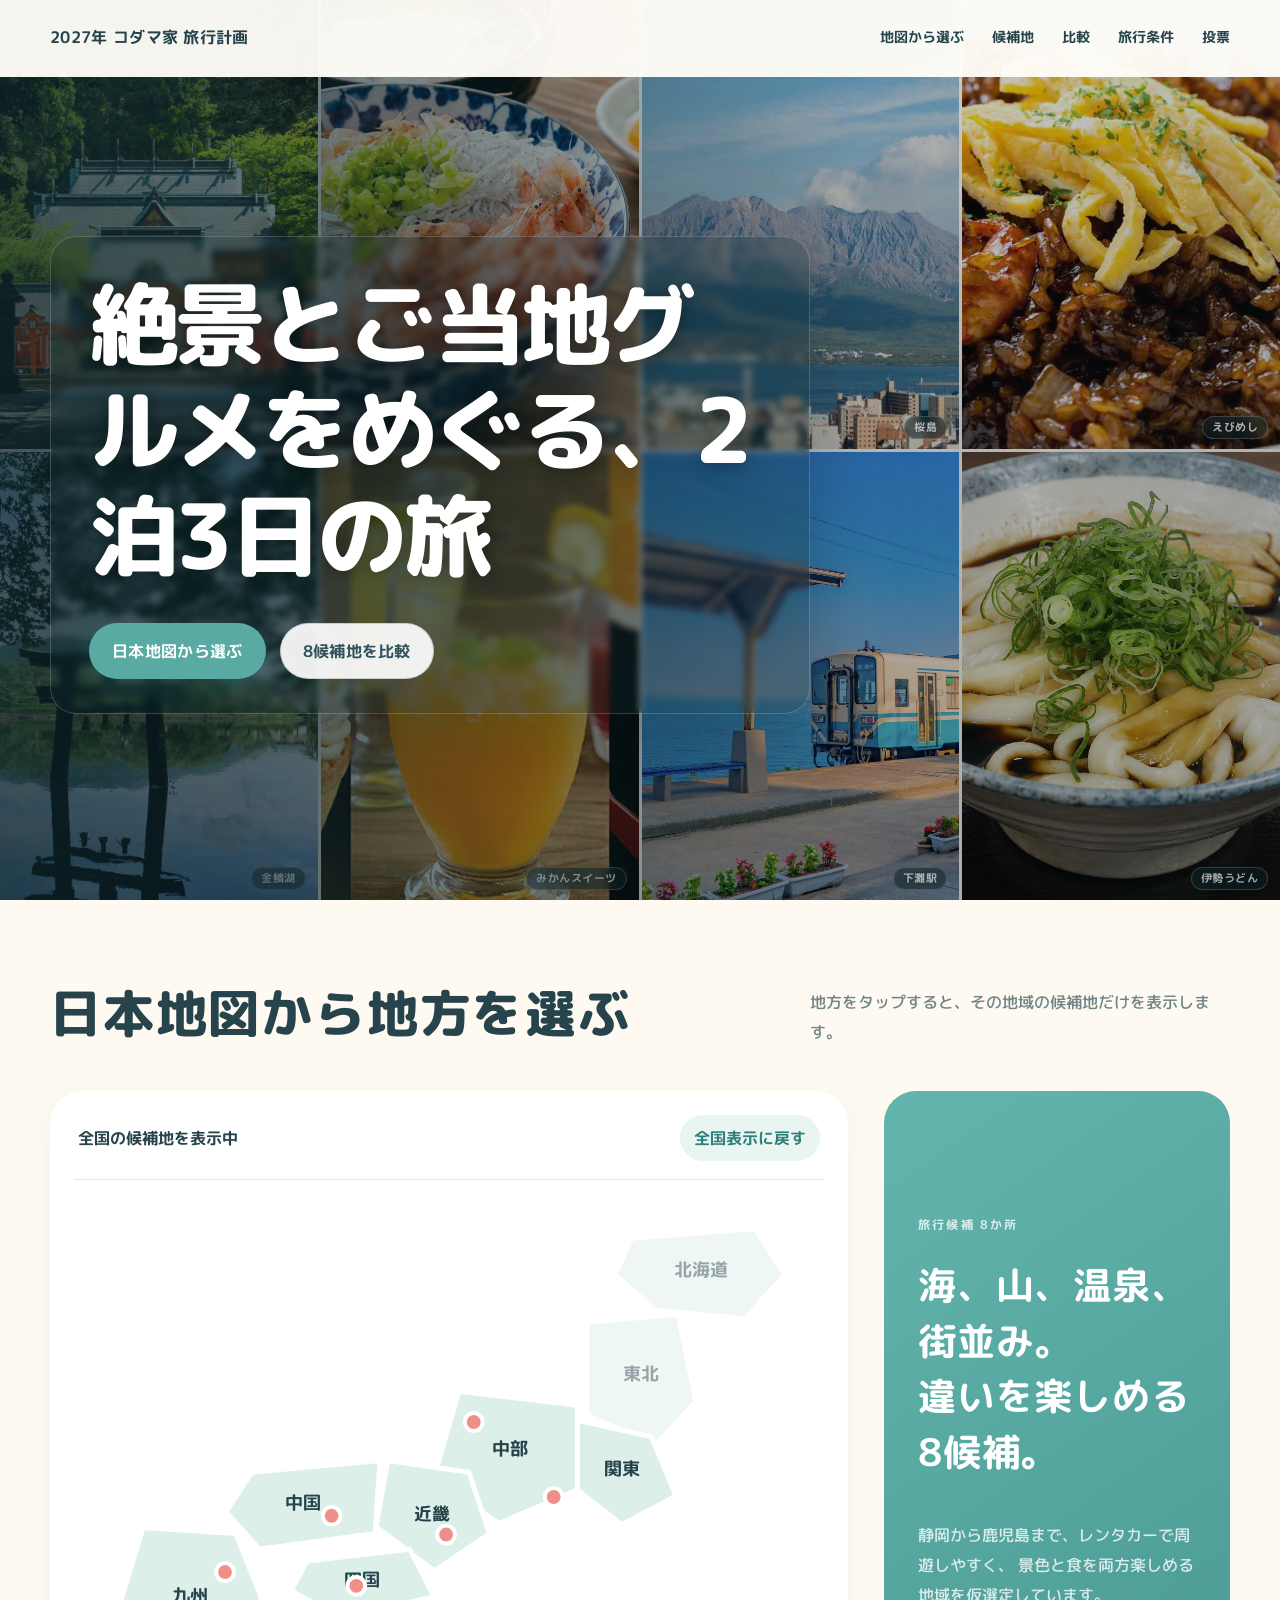
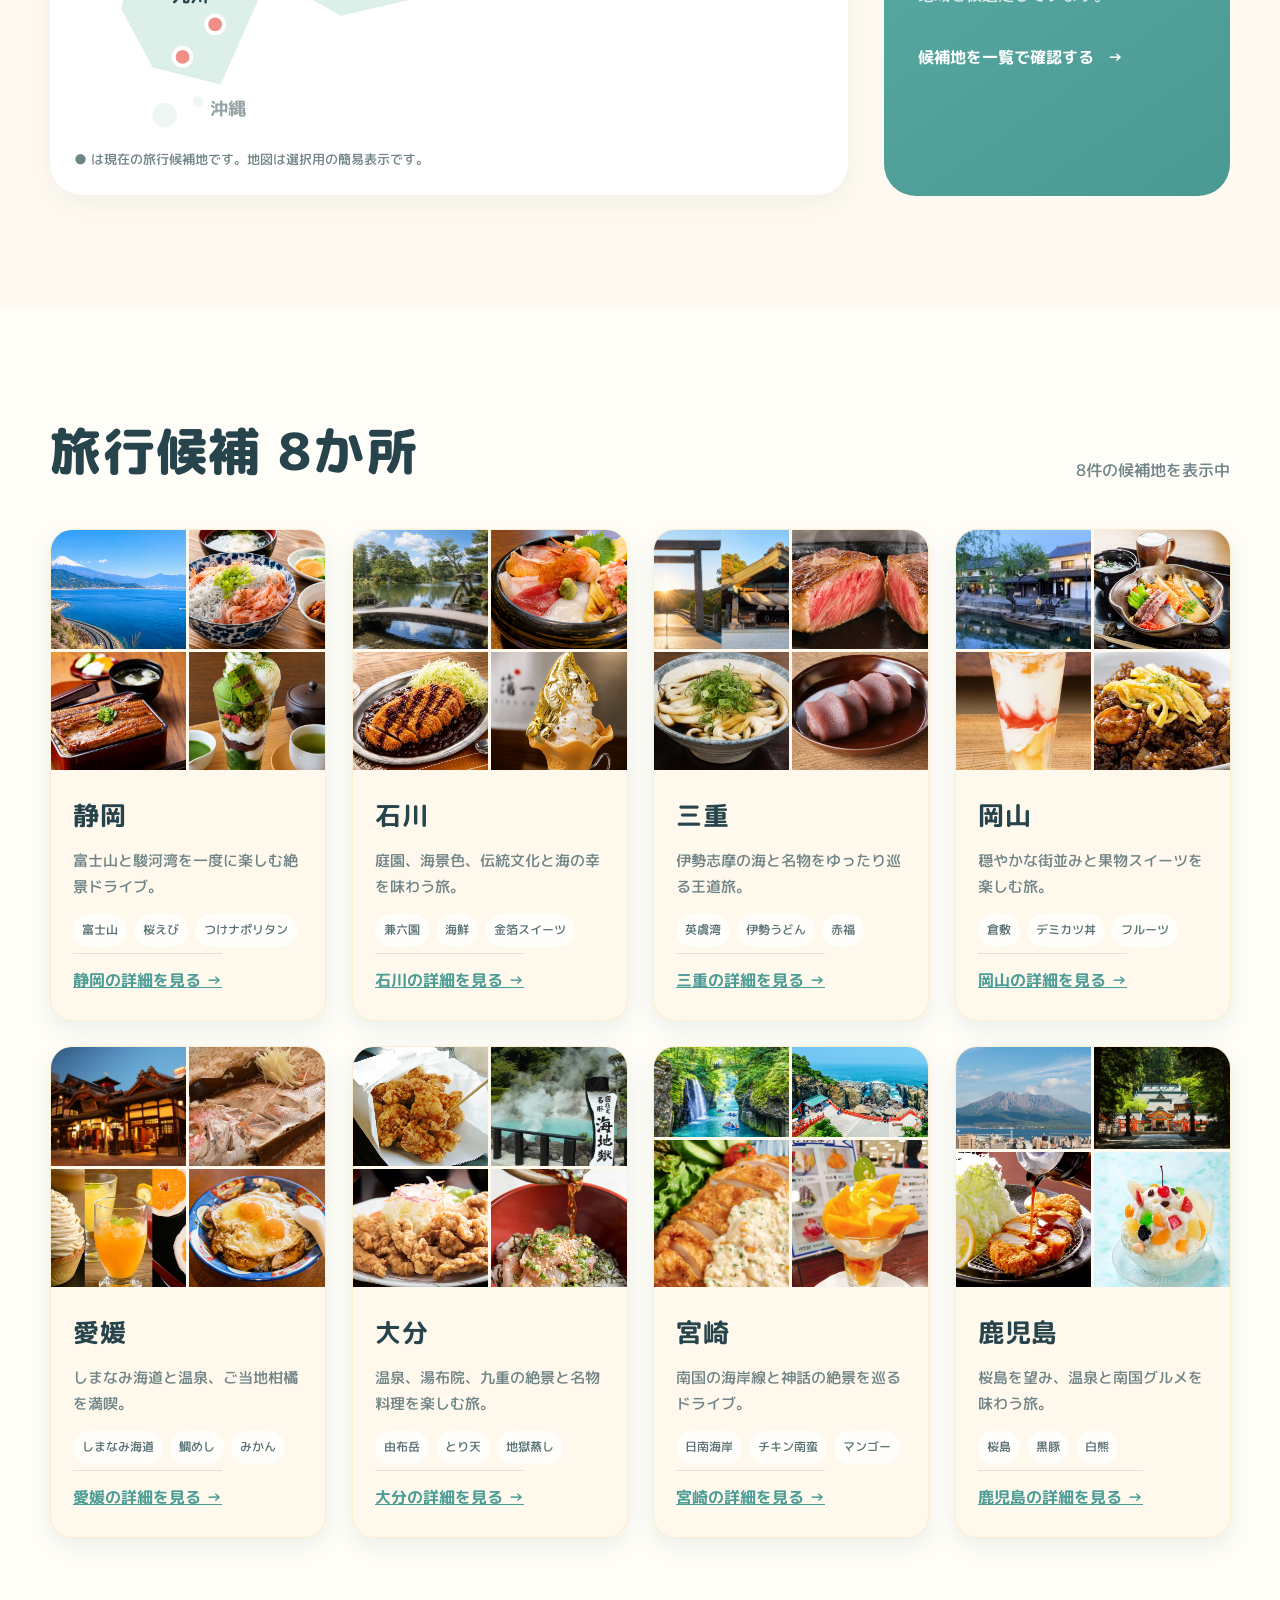
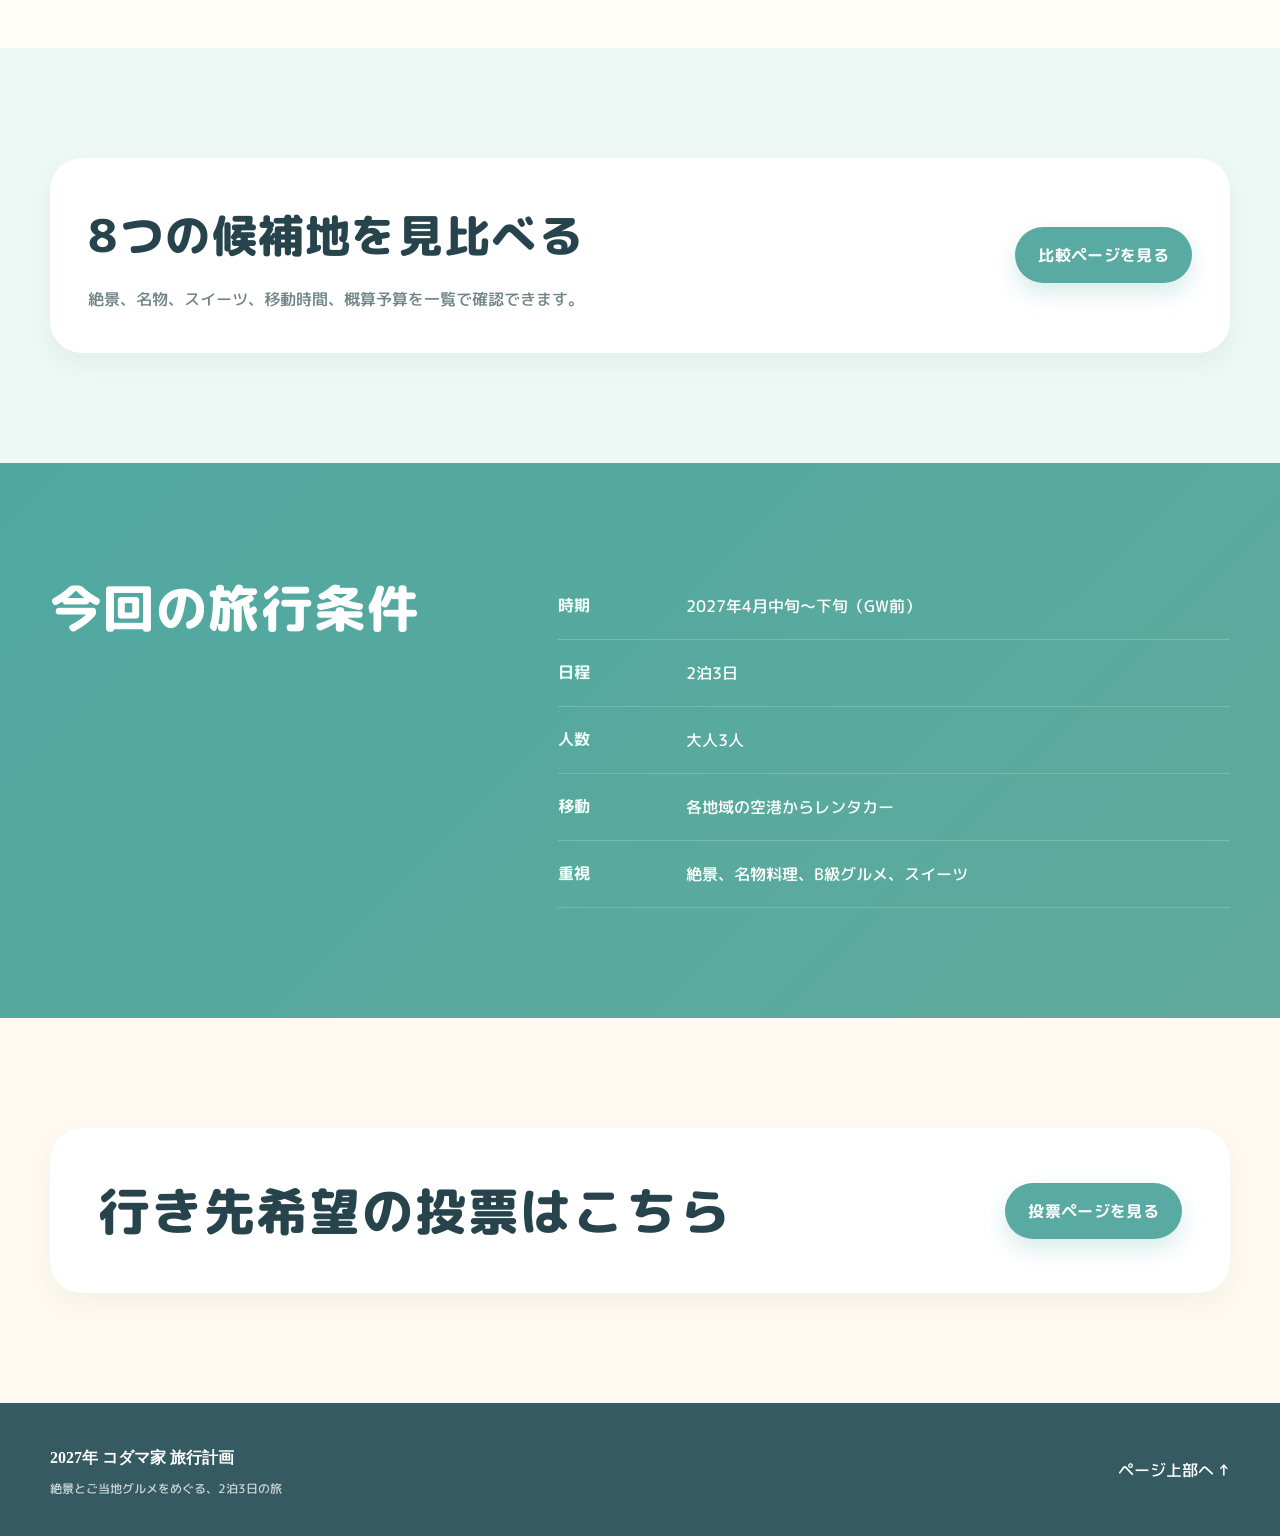
<file: index.html>
<!DOCTYPE html>

<html lang="ja">
<head>
<meta charset="utf-8"/>
<meta content="width=device-width, initial-scale=1, viewport-fit=cover" name="viewport"/>
<meta content="2027年 コダマ家 旅行計画。絶景とご当地グルメを楽しむ2泊3日の家族旅行候補を比較できます。" name="description"/>
<meta content="#0f5f63" name="theme-color"/>
<title>2027年 コダマ家 旅行計画</title>
<link href="css/style.css" rel="stylesheet"/>
</head>
<body>
<a class="skip-link" href="#main">本文へ移動</a>
<header class="site-header" id="top">
<div class="header-inner">
<a aria-label="トップへ戻る" class="brand" href="#top">
<span class="brand-name">2027年 コダマ家 旅行計画</span>
</a>
<button aria-controls="global-nav" aria-expanded="false" class="menu-button" type="button">
<span></span><span></span><span></span>
<span class="sr-only">メニューを開く</span>
</button>
<nav aria-label="メインナビゲーション" class="global-nav" id="global-nav">
<a href="#map">地図から選ぶ</a>
<a href="#destinations">候補地</a>
<a href="compare.html">比較</a>
<a href="#conditions">旅行条件</a>
<a href="vote.html">投票</a>
</nav>
</div>
</header>
<main id="main">
<section aria-labelledby="hero-title" class="hero hero-final hero-panel-cover">
<div aria-label="候補地の景色とご当地グルメ8枚の写真パネル" class="hero-panel-grid" role="img">
<figure class="hero-panel"><img alt="鹿児島の霧島神宮" src="images/kagoshima/kagoshima-02-kirishima.jpg"/><figcaption>霧島神宮</figcaption></figure>
<figure class="hero-panel"><img alt="駿河湾の桜えび料理" src="images/shizuoka/shizuoka-06-sakuraebi.png"/><figcaption>桜えび料理</figcaption></figure>
<figure class="hero-panel"><img alt="鹿児島の桜島" src="images/kagoshima/kagoshima-01-hero.jpeg"/><figcaption>桜島</figcaption></figure>
<figure class="hero-panel"><img alt="岡山名物えびめし" src="images/okayama/okayama-06-ebimeshi.png"/><figcaption>えびめし</figcaption></figure>
<figure class="hero-panel"><img alt="大分・由布院の金鱗湖" src="images/oita/oita-05-kinrinko.jpg"/><figcaption>金鱗湖</figcaption></figure>
<figure class="hero-panel"><img alt="愛媛のみかんスイーツ" src="images/ehime/ehime-07-mikan-sweets.png"/><figcaption>みかんスイーツ</figcaption></figure>
<figure class="hero-panel"><img alt="海辺にたたずむ下灘駅" src="images/ehime/ehime-04-shimonada.png"/><figcaption>下灘駅</figcaption></figure>
<figure class="hero-panel"><img alt="三重名物伊勢うどん" src="images/mie/mie-06-iseudon.png"/><figcaption>伊勢うどん</figcaption></figure>
</div>
<div aria-hidden="true" class="hero-shade"></div>
<div class="hero-final-inner">
<div class="hero-copy">
<h1 id="hero-title">絶景とご当地グルメをめぐる、2泊3日の旅</h1>
<div class="hero-actions">
<a class="button button-primary" href="#map">日本地図から選ぶ</a>
<a class="button button-ghost" href="compare.html">8候補地を比較</a>
</div>
</div>
</div>
</section>
<section class="map-section section" id="map">
<div class="section-inner">
<div class="section-heading">
<div>
<h2>日本地図から地方を選ぶ</h2>
</div>
<p>地方をタップすると、その地域の候補地だけを表示します。</p>
</div>
<div class="map-layout">
<div class="japan-map-card">
<div class="map-toolbar">
<span id="map-status">全国の候補地を表示中</span>
<button id="reset-map" type="button">全国表示に戻す</button>
</div>
<svg aria-labelledby="map-title map-desc" class="japan-map" role="img" viewbox="0 0 760 560">
<title id="map-title">地方を選択できる日本地図</title>
<desc id="map-desc">北海道、東北、関東、中部、近畿、中国、四国、九州を選択できます。</desc>
<g aria-label="北海道地方・現在候補地なし" class="map-region disabled" data-region="hokkaido" tabindex="-1">
<path d="M565 45 L690 35 L720 82 L680 126 L590 118 L548 82 Z"></path>
<text x="635" y="83">北海道</text>
</g>
<g aria-label="東北地方・現在候補地なし" class="map-region disabled" data-region="tohoku" tabindex="-1">
<path d="M520 130 L612 122 L630 210 L590 254 L520 224 Z"></path>
<text x="574" y="188">東北</text>
</g>
<g aria-label="関東地方" class="map-region" data-region="kanto" role="button" tabindex="0">
<path d="M505 228 L585 246 L610 306 L555 335 L500 292 Z"></path>
<text x="555" y="285">関東</text>
</g>
<g aria-label="中部地方" class="map-region" data-region="chubu" role="button" tabindex="0">
<path d="M390 200 L510 214 L510 300 L430 334 L365 286 Z"></path>
<text x="442" y="264">中部</text>
</g>
<g aria-label="近畿地方" class="map-region" data-region="kinki" role="button" tabindex="0">
<path d="M318 270 L400 282 L421 344 L365 382 L306 337 Z"></path>
<text x="363" y="330">近畿</text>
</g>
<g aria-label="中国地方" class="map-region" data-region="chugoku" role="button" tabindex="0">
<path d="M180 282 L310 270 L305 344 L188 360 L154 322 Z"></path>
<text x="232" y="319">中国</text>
</g>
<g aria-label="四国地方" class="map-region" data-region="shikoku" role="button" tabindex="0">
<path d="M236 372 L340 360 L365 408 L270 430 L220 402 Z"></path>
<text x="292" y="397">四国</text>
</g>
<g aria-label="九州地方" class="map-region" data-region="kyushu" role="button" tabindex="0">
<path d="M70 338 L164 344 L190 410 L150 500 L78 482 L45 420 Z"></path>
<text x="118" y="413">九州</text>
</g>
<g aria-label="沖縄地方・現在候補地なし" class="map-region disabled" data-region="okinawa" tabindex="-1">
<circle cx="92" cy="528" r="15"></circle>
<circle cx="126" cy="514" r="8"></circle>
<text x="156" y="528">沖縄</text>
</g>
<g aria-hidden="true" class="map-pin" data-pin="shizuoka">
<circle cx="486" cy="307" r="9"></circle>
</g>
<g aria-hidden="true" class="map-pin" data-pin="ishikawa">
<circle cx="405" cy="231" r="9"></circle>
</g>
<g aria-hidden="true" class="map-pin" data-pin="mie">
<circle cx="377" cy="345" r="9"></circle>
</g>
<g aria-hidden="true" class="map-pin" data-pin="okayama">
<circle cx="261" cy="326" r="9"></circle>
</g>
<g aria-hidden="true" class="map-pin" data-pin="ehime">
<circle cx="286" cy="397" r="9"></circle>
</g>
<g aria-hidden="true" class="map-pin" data-pin="oita">
<circle cx="153" cy="383" r="9"></circle>
</g>
<g aria-hidden="true" class="map-pin" data-pin="miyazaki">
<circle cx="143" cy="436" r="9"></circle>
</g>
<g aria-hidden="true" class="map-pin" data-pin="kagoshima">
<circle cx="110" cy="469" r="9"></circle>
</g>
</svg>
<p class="map-caption">● は現在の旅行候補地です。地図は選択用の簡易表示です。</p>
</div>
<aside class="map-side">
<p class="map-side-kicker">旅行候補 8か所</p>
<h3>海、山、温泉、街並み。<br/>違いを楽しめる8候補。</h3>
<p>
              静岡から鹿児島まで、レンタカーで周遊しやすく、
              景色と食を両方楽しめる地域を仮選定しています。
            </p>
<a class="text-link" href="#destinations">候補地を一覧で確認する <span>→</span></a>
</aside>
</div>
</div>
</section>
<section class="destinations-section section" id="destinations">
<div class="section-inner">
<div class="section-heading">
<div>
<h2>旅行候補 8か所</h2>
</div>
<p id="destination-count">8件の候補地を表示中</p>
</div>
<div class="destination-grid" id="destination-grid">
<article class="destination-card" data-name="静岡" data-region="chubu" onclick="if(!event.target.closest('a,button')) location.href='pages/shizuoka.html'" onkeydown="if(event.key==='Enter'||event.key===' '){event.preventDefault();location.href='pages/shizuoka.html'}" role="link" tabindex="0">
<div class="destination-photo-grid">
<img alt="" src="images/shizuoka/shizuoka-01-hero.png"/>
<img alt="" src="images/shizuoka/shizuoka-06-sakuraebi.png"/>
<img alt="" src="images/shizuoka/shizuoka-07-unaju.png"/>
<img alt="" src="images/shizuoka/shizuoka-09-matcha.png"/>
</div>
<div class="destination-body">
<h3>静岡</h3>
<p class="destination-tagline">富士山と駿河湾を一度に楽しむ絶景ドライブ。</p>
<ul class="tag-list">
<li>富士山</li><li>桜えび</li><li>つけナポリタン</li>
</ul>
<a class="details-button details-link" href="pages/shizuoka.html">静岡の詳細を見る <span>→</span></a>
</div>
</article>
<article class="destination-card" data-name="石川" data-region="chubu" onclick="if(!event.target.closest('a,button')) location.href='pages/ishikawa.html'" onkeydown="if(event.key==='Enter'||event.key===' '){event.preventDefault();location.href='pages/ishikawa.html'}" role="link" tabindex="0">
<div aria-label="石川の写真ダイジェスト" class="destination-photo-grid">
<img alt="兼六園" src="images/ishikawa/ishikawa-01-hero.png"/>
<img alt="海鮮丼" src="images/ishikawa/ishikawa-06-kaisendon.png"/>
<img alt="金沢カレー" src="images/ishikawa/ishikawa-07-kanazawacurry.png"/>
<img alt="金箔ソフト" src="images/ishikawa/ishikawa-09-goldsoft.png"/>
</div>
<div class="destination-body">
<h3>石川</h3>
<p class="destination-tagline">庭園、海景色、伝統文化と海の幸を味わう旅。</p>
<ul class="tag-list">
<li>兼六園</li><li>海鮮</li><li>金箔スイーツ</li>
</ul>
<a class="details-button details-link" href="pages/ishikawa.html">石川の詳細を見る <span>→</span></a>
</div>
</article>
<article class="destination-card" data-name="三重" data-region="kinki" onclick="if(!event.target.closest('a,button')) location.href='pages/mie.html'" onkeydown="if(event.key==='Enter'||event.key===' '){event.preventDefault();location.href='pages/mie.html'}" role="link" tabindex="0">
<div aria-label="三重の写真ダイジェスト" class="destination-photo-grid">
<img alt="伊勢神宮" src="images/mie/mie-01-hero.png"/>
<img alt="松阪牛" src="images/mie/mie-05-matsusakabeef.png"/>
<img alt="伊勢うどん" src="images/mie/mie-06-iseudon.png"/>
<img alt="赤福" src="images/mie/mie-07-akafuku.png"/>
</div>
<div class="destination-body">
<h3>三重</h3>
<p class="destination-tagline">伊勢志摩の海と名物をゆったり巡る王道旅。</p>
<ul class="tag-list">
<li>英虞湾</li><li>伊勢うどん</li><li>赤福</li>
</ul>
<a class="details-button details-link" href="pages/mie.html">三重の詳細を見る <span>→</span></a>
</div>
</article>
<article class="destination-card" data-name="岡山" data-region="chugoku" onclick="if(!event.target.closest('a,button')) location.href='pages/okayama.html'" onkeydown="if(event.key==='Enter'||event.key===' '){event.preventDefault();location.href='pages/okayama.html'}" role="link" tabindex="0">
<div aria-label="岡山の写真ダイジェスト" class="destination-photo-grid">
<img alt="倉敷美観地区" src="images/okayama/okayama-01-hero.png"/>
<img alt="岡山ばら寿司" src="images/okayama/okayama-05-barazushi.png"/>
<img alt="桃パフェ" src="images/okayama/okayama-08-peachparfait.png"/>
<img alt="えびめし" src="images/okayama/okayama-06-ebimeshi.png"/>
</div>
<div class="destination-body">
<h3>岡山</h3>
<p class="destination-tagline">穏やかな街並みと果物スイーツを楽しむ旅。</p>
<ul class="tag-list">
<li>倉敷</li><li>デミカツ丼</li><li>フルーツ</li>
</ul>
<a class="details-button details-link" href="pages/okayama.html">岡山の詳細を見る <span>→</span></a>
</div>
</article>
<article class="destination-card" data-name="愛媛" data-region="shikoku" onclick="if(!event.target.closest('a,button')) location.href='pages/ehime.html'" onkeydown="if(event.key==='Enter'||event.key===' '){event.preventDefault();location.href='pages/ehime.html'}" role="link" tabindex="0">
<div aria-label="愛媛の写真ダイジェスト" class="destination-photo-grid">
<img alt="道後温泉本館" src="images/ehime/ehime-01-hero.png"/>
<img alt="鯛めし" src="images/ehime/ehime-05-taimeshi.png"/>
<img alt="みかんスイーツ" src="images/ehime/ehime-07-mikan-sweets.png"/>
<img alt="今治焼豚玉子飯" src="images/ehime/ehime-08-imabari-yakibutaegg.png"/>
</div>
<div class="destination-body">
<h3>愛媛</h3>
<p class="destination-tagline">しまなみ海道と温泉、ご当地柑橘を満喫。</p>
<ul class="tag-list">
<li>しまなみ海道</li><li>鯛めし</li><li>みかん</li>
</ul>
<a class="details-button details-link" href="pages/ehime.html">愛媛の詳細を見る <span>→</span></a>
</div>
</article>
<article class="destination-card" data-name="大分" data-region="kyushu" onclick="if(!event.target.closest('a,button')) location.href='pages/oita.html'" onkeydown="if(event.key==='Enter'||event.key===' '){event.preventDefault();location.href='pages/oita.html'}" role="link" tabindex="0">
<div aria-label="大分の写真ダイジェスト" class="destination-photo-grid"><img alt="湯布院と由布岳" src="images/oita/oita-01-hero.jpg"/><img alt="海地獄" src="images/oita/oita-02-umijigoku.jpg"/><img alt="とり天" src="images/oita/oita-05-toriten.jpg"/><img alt="りゅうきゅう丼" src="images/oita/oita-08-ryukyu.jpg"/></div>
<div class="destination-body">
<h3>大分</h3>
<p class="destination-tagline">温泉、湯布院、九重の絶景と名物料理を楽しむ旅。</p>
<ul class="tag-list">
<li>由布岳</li><li>とり天</li><li>地獄蒸し</li>
</ul>
<a class="details-button details-link" href="pages/oita.html">大分の詳細を見る <span>→</span></a>
</div>
</article>
<article class="destination-card" data-name="宮崎" data-region="kyushu" onclick="if(!event.target.closest('a,button')) location.href='pages/miyazaki.html'" onkeydown="if(event.key==='Enter'||event.key===' '){event.preventDefault();location.href='pages/miyazaki.html'}" role="link" tabindex="0">
<div aria-label="宮崎の写真ダイジェスト" class="destination-photo-grid"><img alt="高千穂峡" src="images/miyazaki/miyazaki-02-takachiho.jpg"/><img alt="鵜戸神宮" src="images/miyazaki/miyazaki-03-udo.jpg"/><img alt="チキン南蛮" src="images/miyazaki/miyazaki-06-chickennanban.jpg"/><img alt="マンゴーパフェ" src="images/miyazaki/miyazaki-09-mango.jpg"/></div>
<div class="destination-body">
<h3>宮崎</h3>
<p class="destination-tagline">南国の海岸線と神話の絶景を巡るドライブ。</p>
<ul class="tag-list">
<li>日南海岸</li><li>チキン南蛮</li><li>マンゴー</li>
</ul>
<a class="details-button details-link" href="pages/miyazaki.html">宮崎の詳細を見る <span>→</span></a>
</div>
</article>
<article class="destination-card" data-name="鹿児島" data-region="kyushu" onclick="if(!event.target.closest('a,button')) location.href='pages/kagoshima.html'" onkeydown="if(event.key==='Enter'||event.key===' '){event.preventDefault();location.href='pages/kagoshima.html'}" role="link" tabindex="0">
<div aria-label="鹿児島の写真ダイジェスト" class="destination-photo-grid"><img alt="桜島" src="images/kagoshima/kagoshima-01-hero.jpeg"/><img alt="霧島神宮" src="images/kagoshima/kagoshima-02-kirishima.jpg"/><img alt="黒豚とんかつ" src="images/kagoshima/kagoshima-05-kurobuta.jpg"/><img alt="白熊" src="images/kagoshima/kagoshima-08-shirokuma.webp"/></div>
<div class="destination-body">
<h3>鹿児島</h3>
<p class="destination-tagline">桜島を望み、温泉と南国グルメを味わう旅。</p>
<ul class="tag-list">
<li>桜島</li><li>黒豚</li><li>白熊</li>
</ul>
<a class="details-button details-link" href="pages/kagoshima.html">鹿児島の詳細を見る <span>→</span></a>
</div>
</article>
</div>
<div class="empty-state" hidden="" id="empty-state">
<p>この地方には現在、候補地がありません。</p>
<button id="empty-reset" type="button">全国の候補地を見る</button>
</div>
</div>
</section>
<section class="compare-preview section" id="compare">
<div class="section-inner">
<div class="compare-card">
<div>
<h2>8つの候補地を見比べる</h2>
<p>絶景、名物、スイーツ、移動時間、概算予算を一覧で確認できます。</p>
</div>
<a class="button button-primary" href="compare.html">比較ページを見る</a>
</div>
</div>
</section>
<section class="conditions-section section" id="conditions">
<div class="section-inner">
<div class="conditions-card">
<div>
<h2>今回の旅行条件</h2>
</div>
<dl class="condition-list">
<div><dt>時期</dt><dd>2027年4月中旬〜下旬（GW前）</dd></div>
<div><dt>日程</dt><dd>2泊3日</dd></div>
<div><dt>人数</dt><dd>大人3人</dd></div>
<div><dt>移動</dt><dd>各地域の空港からレンタカー</dd></div>
<div><dt>重視</dt><dd>絶景、名物料理、B級グルメ、スイーツ</dd></div>
</dl>
</div>
</div>
</section>
<section class="vote-section section" id="vote">
<div class="section-inner vote-card">
<div>
<h2>行き先希望の投票はこちら</h2>
</div>
<a class="button button-primary" href="vote.html">投票ページを見る</a>
</div>
</section>
</main>
<footer class="site-footer">
<div class="footer-inner">
<div>
<strong>2027年 コダマ家 旅行計画</strong>
<span class="footer-subtitle">絶景とご当地グルメをめぐる、2泊3日の旅</span>
</div>
<a href="#top">ページ上部へ ↑</a>
</div>
</footer>
<div aria-live="polite" class="toast" id="toast" role="status"></div>
<script src="js/script.js"></script>
</body>
</html>
</file>
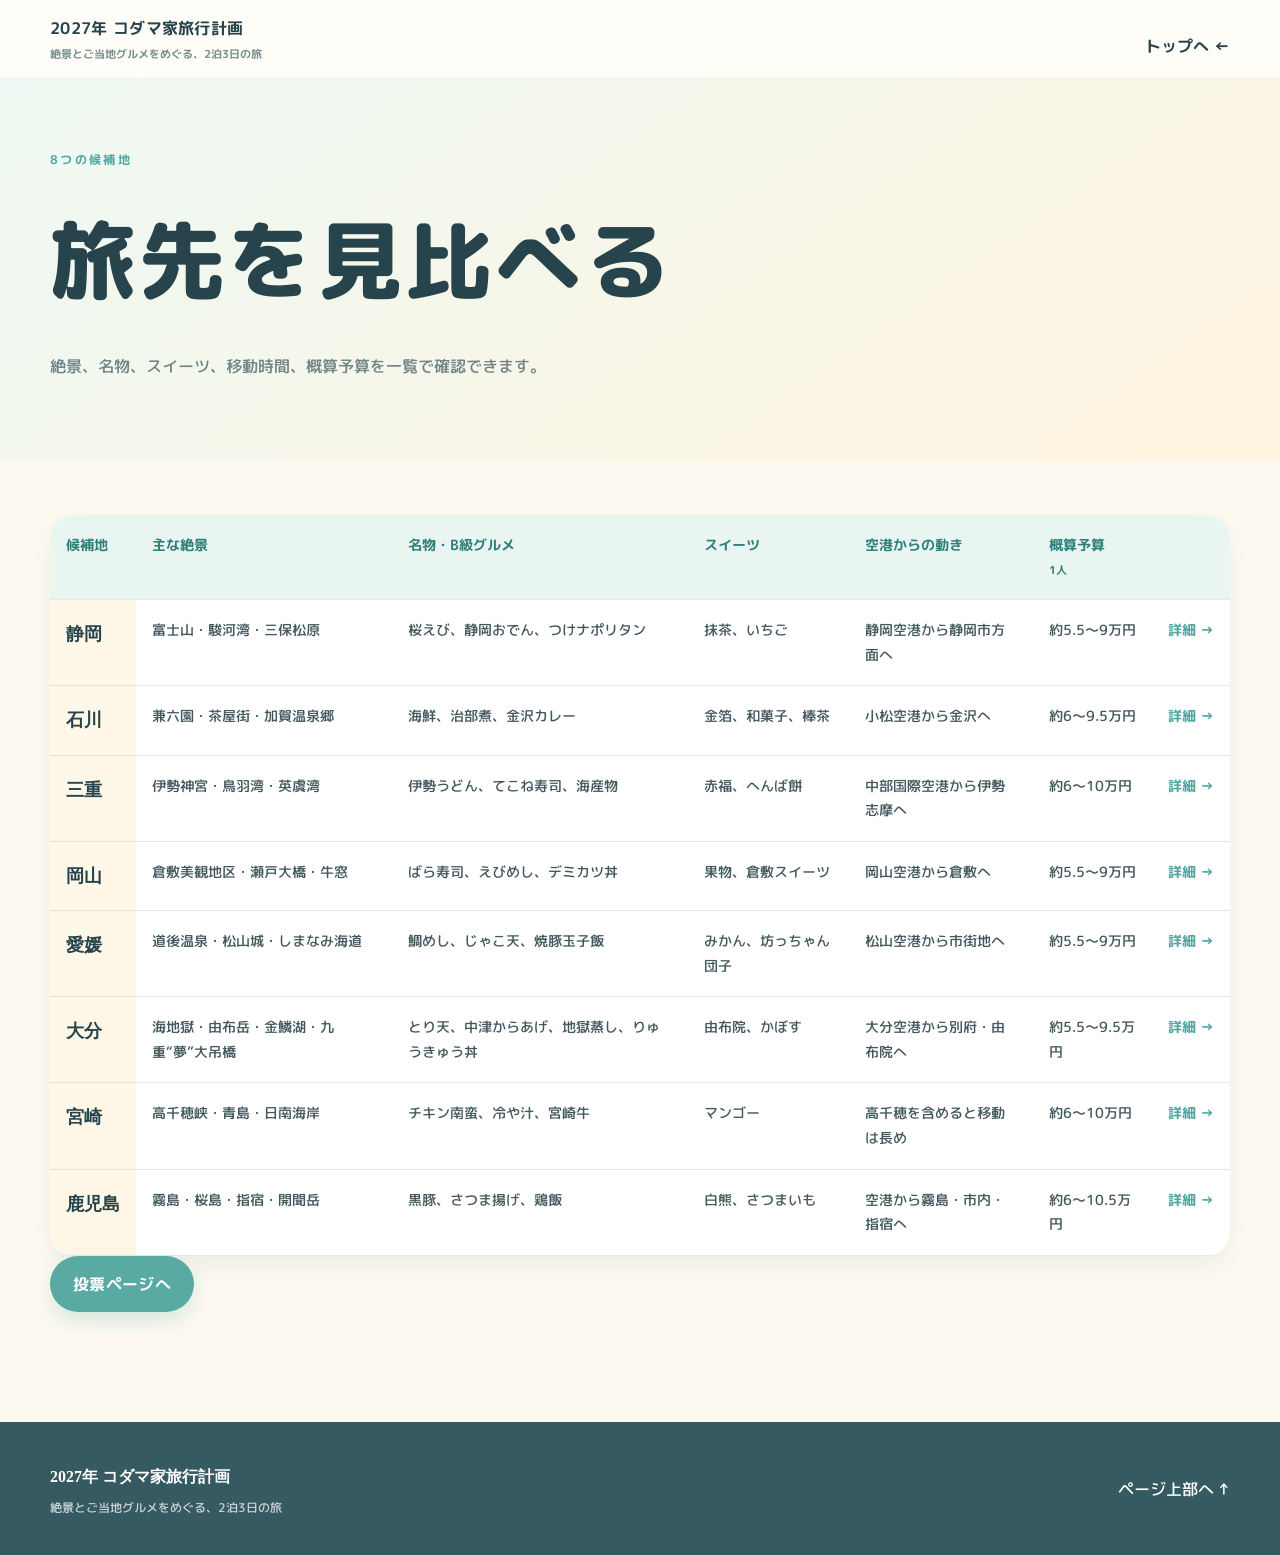
<file: compare.html>
<!DOCTYPE html>

<html lang="ja">
<head>
<meta charset="utf-8"/>
<meta content="width=device-width,initial-scale=1,viewport-fit=cover" name="viewport"/>
<meta content="2027年 コダマ家旅行計画。8つの旅行候補を絶景、名物、スイーツ、移動時間、予算で比較します。" name="description"/>
<meta content="#0f5f63" name="theme-color"/>
<title>候補地を比較｜2027年 コダマ家旅行計画</title>
<link href="css/style.css" rel="stylesheet"/>
</head>
<body class="compare-page">
<header class="site-header">
<div class="header-inner">
<a class="brand" href="index.html">
<span class="brand-name">2027年 コダマ家旅行計画</span>
<span class="brand-subtitle">絶景とご当地グルメをめぐる、2泊3日の旅</span>
</a>
<a class="text-link" href="index.html">トップへ ←</a>
</div>
</header>
<main>
<section class="compare-hero">
<div class="section-inner">
<p class="eyebrow">8つの候補地</p>
<h1>旅先を見比べる</h1>
<p>絶景、名物、スイーツ、移動時間、概算予算を一覧で確認できます。</p>
</div>
</section>
<section class="section compare-section">
<div class="section-inner">
<div aria-label="旅行候補比較表" class="compare-table-wrap" role="region" tabindex="0">
<table class="compare-table">
<thead>
<tr>
<th>候補地</th>
<th>主な絶景</th>
<th>名物・B級グルメ</th>
<th>スイーツ</th>
<th>空港からの動き</th>
<th>概算予算<br/><small>1人</small></th>
<th></th>
</tr>
</thead>
<tbody>
<tr>
<th>静岡</th>
<td>富士山・駿河湾・三保松原</td>
<td>桜えび、静岡おでん、つけナポリタン</td>
<td>抹茶、いちご</td>
<td>静岡空港から静岡市方面へ</td>
<td>約5.5〜9万円</td>
<td><a href="pages/shizuoka.html">詳細 →</a></td>
</tr>
<tr>
<th>石川</th>
<td>兼六園・茶屋街・加賀温泉郷</td>
<td>海鮮、治部煮、金沢カレー</td>
<td>金箔、和菓子、棒茶</td>
<td>小松空港から金沢へ</td>
<td>約6〜9.5万円</td>
<td><a href="pages/ishikawa.html">詳細 →</a></td>
</tr>
<tr>
<th>三重</th>
<td>伊勢神宮・鳥羽湾・英虞湾</td>
<td>伊勢うどん、てこね寿司、海産物</td>
<td>赤福、へんば餅</td>
<td>中部国際空港から伊勢志摩へ</td>
<td>約6〜10万円</td>
<td><a href="pages/mie.html">詳細 →</a></td>
</tr>
<tr>
<th>岡山</th>
<td>倉敷美観地区・瀬戸大橋・牛窓</td>
<td>ばら寿司、えびめし、デミカツ丼</td>
<td>果物、倉敷スイーツ</td>
<td>岡山空港から倉敷へ</td>
<td>約5.5〜9万円</td>
<td><a href="pages/okayama.html">詳細 →</a></td>
</tr>
<tr>
<th>愛媛</th>
<td>道後温泉・松山城・しまなみ海道</td>
<td>鯛めし、じゃこ天、焼豚玉子飯</td>
<td>みかん、坊っちゃん団子</td>
<td>松山空港から市街地へ</td>
<td>約5.5〜9万円</td>
<td><a href="pages/ehime.html">詳細 →</a></td>
</tr>
<tr>
<th>大分</th>
<td>海地獄・由布岳・金鱗湖・九重“夢”大吊橋</td>
<td>とり天、中津からあげ、地獄蒸し、りゅうきゅう丼</td>
<td>由布院、かぼす</td>
<td>大分空港から別府・由布院へ</td>
<td>約5.5〜9.5万円</td>
<td><a href="pages/oita.html">詳細 →</a></td>
</tr>
<tr>
<th>宮崎</th>
<td>高千穂峡・青島・日南海岸</td>
<td>チキン南蛮、冷や汁、宮崎牛</td>
<td>マンゴー</td>
<td>高千穂を含めると移動は長め</td>
<td>約6〜10万円</td>
<td><a href="pages/miyazaki.html">詳細 →</a></td>
</tr>
<tr>
<th>鹿児島</th>
<td>霧島・桜島・指宿・開聞岳</td>
<td>黒豚、さつま揚げ、鶏飯</td>
<td>白熊、さつまいも</td>
<td>空港から霧島・市内・指宿へ</td>
<td>約6〜10.5万円</td>
<td><a href="pages/kagoshima.html">詳細 →</a></td>
</tr>
</tbody>
</table>
</div>
<div class="compare-mobile-grid">
<article class="compare-mobile-card">
<h2>静岡</h2><p><strong>絶景：</strong>富士山・駿河湾</p><p><strong>名物：</strong>桜えび・静岡おでん</p><p><strong>予算：</strong>約5.5〜9万円</p><a href="pages/shizuoka.html">詳細を見る →</a>
</article>
<article class="compare-mobile-card">
<h2>石川</h2><p><strong>絶景：</strong>兼六園・茶屋街</p><p><strong>名物：</strong>海鮮・金沢カレー</p><p><strong>予算：</strong>約6〜9.5万円</p><a href="pages/ishikawa.html">詳細を見る →</a>
</article>
<article class="compare-mobile-card">
<h2>三重</h2><p><strong>絶景：</strong>伊勢志摩・英虞湾</p><p><strong>名物：</strong>伊勢うどん・てこね寿司</p><p><strong>予算：</strong>約6〜10万円</p><a href="pages/mie.html">詳細を見る →</a>
</article>
<article class="compare-mobile-card">
<h2>岡山</h2><p><strong>絶景：</strong>倉敷・瀬戸大橋</p><p><strong>名物：</strong>ばら寿司・えびめし</p><p><strong>予算：</strong>約5.5〜9万円</p><a href="pages/okayama.html">詳細を見る →</a>
</article>
<article class="compare-mobile-card">
<h2>愛媛</h2><p><strong>絶景：</strong>道後・しまなみ海道</p><p><strong>名物：</strong>鯛めし・じゃこ天</p><p><strong>予算：</strong>約5.5〜9万円</p><a href="pages/ehime.html">詳細を見る →</a>
</article>
<article class="compare-mobile-card">
<h2>大分</h2><p><strong>絶景：</strong>海地獄・湯布院・九重</p><p><strong>名物：</strong>とり天・中津からあげ・りゅうきゅう丼</p><p><strong>予算：</strong>約5.5〜9.5万円</p><a href="pages/oita.html">詳細を見る →</a>
</article>
<article class="compare-mobile-card">
<h2>宮崎</h2><p><strong>絶景：</strong>高千穂峡・日南海岸</p><p><strong>名物：</strong>チキン南蛮・宮崎牛</p><p><strong>予算：</strong>約6〜10万円</p><a href="pages/miyazaki.html">詳細を見る →</a>
</article>
<article class="compare-mobile-card">
<h2>鹿児島</h2><p><strong>絶景：</strong>霧島・桜島・指宿</p><p><strong>名物：</strong>黒豚・さつま揚げ</p><p><strong>予算：</strong>約6〜10.5万円</p><a href="pages/kagoshima.html">詳細を見る →</a>
</article>
</div>
<a class="button button-primary" href="index.html#vote">投票ページへ</a>
</div>
</div>
</section>
</main>
<footer class="site-footer">
<div class="footer-inner">
<div>
<strong>2027年 コダマ家旅行計画</strong>
<span class="footer-subtitle">絶景とご当地グルメをめぐる、2泊3日の旅</span>
</div>
<a href="#">ページ上部へ ↑</a>
</div>
</footer>
</body>
</html>
</file>
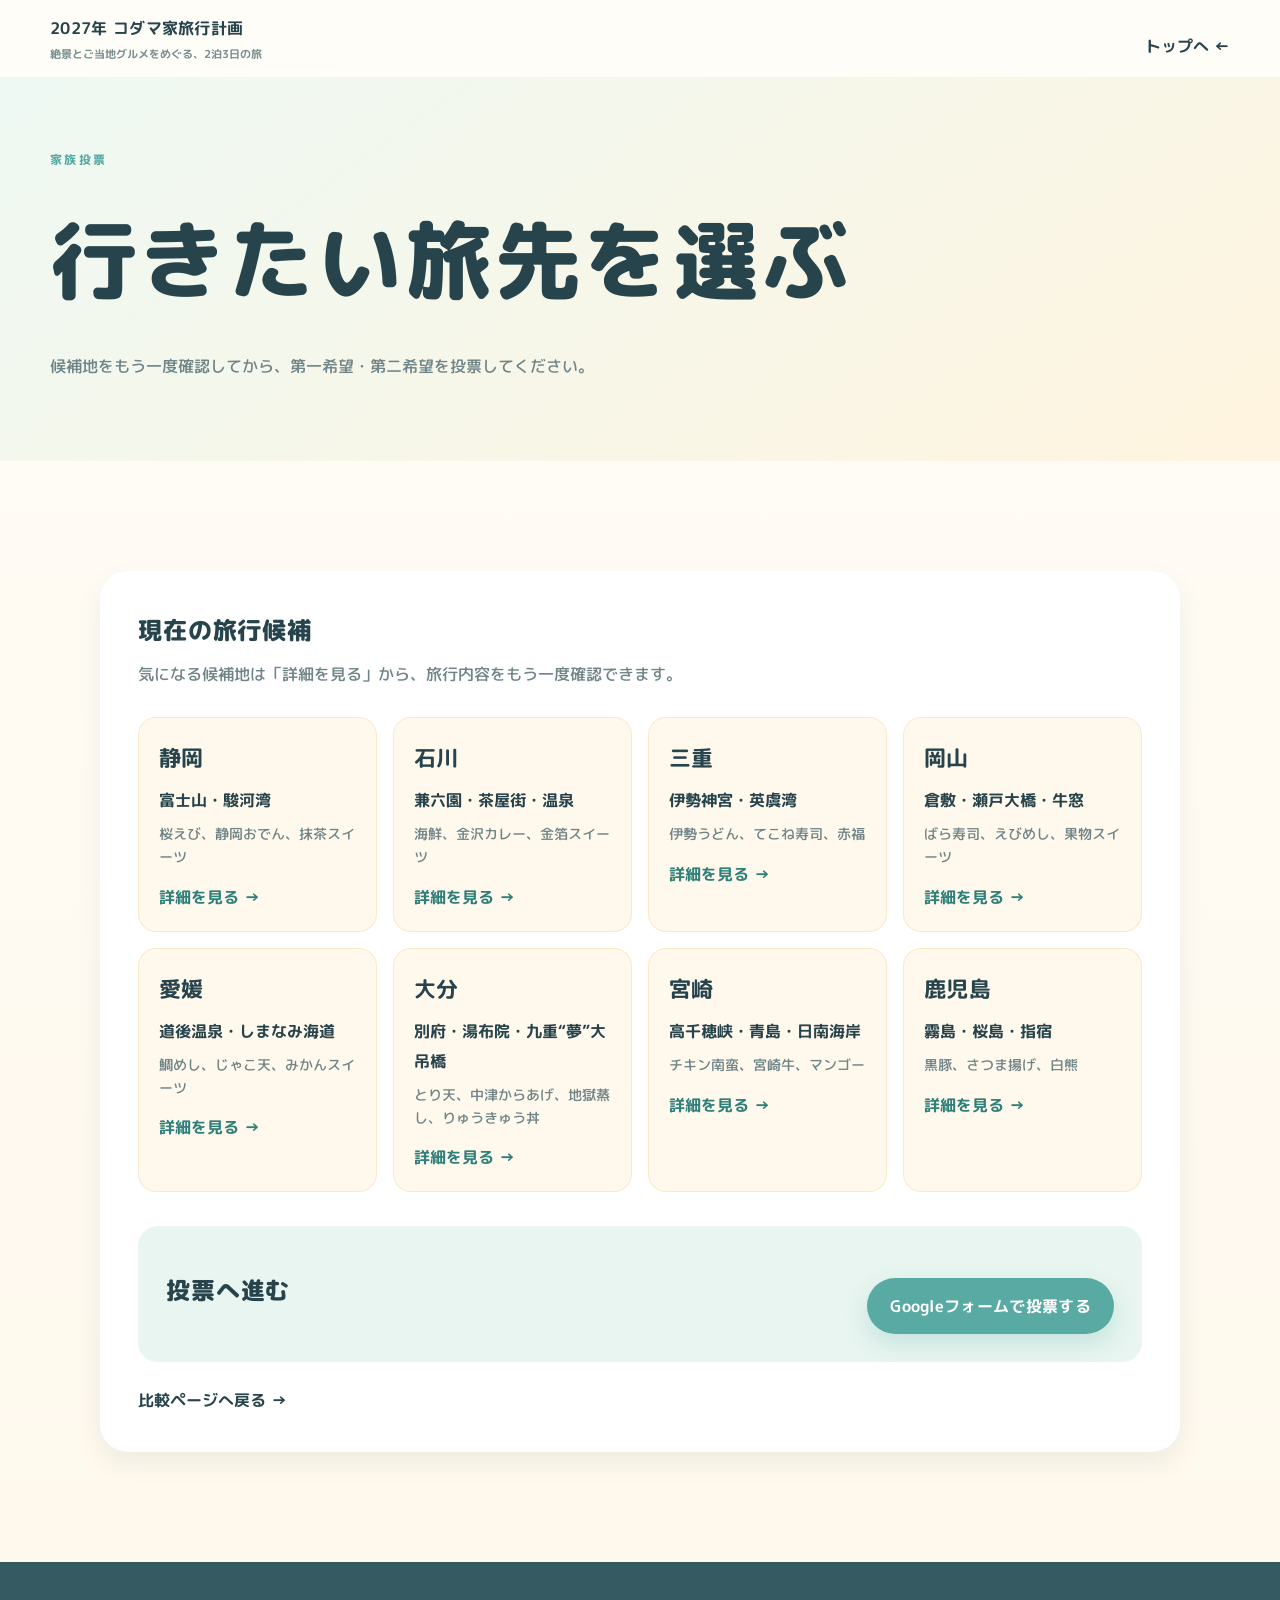
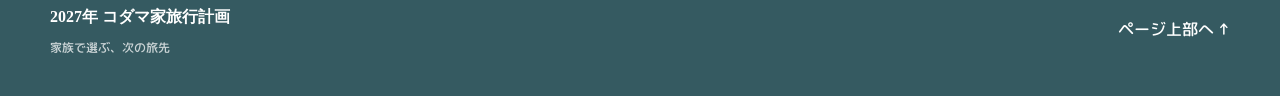
<file: vote.html>
<!DOCTYPE html>

<html lang="ja">
<head>
<meta charset="utf-8"/>
<meta content="width=device-width,initial-scale=1,viewport-fit=cover" name="viewport"/>
<meta content="2027年 コダマ家旅行計画の行き先投票ページです。" name="description"/>
<title>家族投票｜2027年 コダマ家旅行計画</title>
<link href="css/style.css" rel="stylesheet"/>
</head>
<body class="vote-page">
<header class="site-header">
<div class="header-inner">
<a class="brand" href="index.html">
<span class="brand-name">2027年 コダマ家旅行計画</span>
<span class="brand-subtitle">絶景とご当地グルメをめぐる、2泊3日の旅</span>
</a>
<a class="text-link" href="index.html">トップへ ←</a>
</div>
</header>
<main>
<section class="compare-hero">
<div class="section-inner">
<p class="eyebrow">家族投票</p>
<h1>行きたい旅先を選ぶ</h1>
<p>候補地をもう一度確認してから、第一希望・第二希望を投票してください。</p>
</div>
</section>
<section class="section">
<div class="section-inner">
<div class="vote-form-card vote-form-card-wide">
<div class="vote-heading">
<h2>現在の旅行候補</h2>
<p>気になる候補地は「詳細を見る」から、旅行内容をもう一度確認できます。</p>
</div>
<div class="vote-destination-grid">
<article class="vote-destination-card">
<h3>静岡</h3>
<p>富士山・駿河湾</p>
<span>桜えび、静岡おでん、抹茶スイーツ</span>
<a href="pages/shizuoka.html">詳細を見る →</a>
</article>
<article class="vote-destination-card">
<h3>石川</h3>
<p>兼六園・茶屋街・温泉</p>
<span>海鮮、金沢カレー、金箔スイーツ</span>
<a href="pages/ishikawa.html">詳細を見る →</a>
</article>
<article class="vote-destination-card">
<h3>三重</h3>
<p>伊勢神宮・英虞湾</p>
<span>伊勢うどん、てこね寿司、赤福</span>
<a href="pages/mie.html">詳細を見る →</a>
</article>
<article class="vote-destination-card">
<h3>岡山</h3>
<p>倉敷・瀬戸大橋・牛窓</p>
<span>ばら寿司、えびめし、果物スイーツ</span>
<a href="pages/okayama.html">詳細を見る →</a>
</article>
<article class="vote-destination-card">
<h3>愛媛</h3>
<p>道後温泉・しまなみ海道</p>
<span>鯛めし、じゃこ天、みかんスイーツ</span>
<a href="pages/ehime.html">詳細を見る →</a>
</article>
<article class="vote-destination-card">
<h3>大分</h3>
<p>別府・湯布院・九重“夢”大吊橋</p>
<span>とり天、中津からあげ、地獄蒸し、りゅうきゅう丼</span>
<a href="pages/oita.html">詳細を見る →</a>
</article>
<article class="vote-destination-card">
<h3>宮崎</h3>
<p>高千穂峡・青島・日南海岸</p>
<span>チキン南蛮、宮崎牛、マンゴー</span>
<a href="pages/miyazaki.html">詳細を見る →</a>
</article>
<article class="vote-destination-card">
<h3>鹿児島</h3>
<p>霧島・桜島・指宿</p>
<span>黒豚、さつま揚げ、白熊</span>
<a href="pages/kagoshima.html">詳細を見る →</a>
</article>
</div>
<div class="vote-action-panel">
<div>
<h2>投票へ進む</h2>
</div>
<a class="button button-primary vote-submit-button" href="https://docs.google.com/forms/d/e/1FAIpQLSdfysaIHpqCQs4Eu41QV4xbneUZ_q6U6hu6wZz4vLLYZ3jIxw/viewform?usp=publish-editor" rel="noopener noreferrer" target="_blank">
            Googleフォームで投票する
          </a>
</div>
<a class="text-link vote-compare-link" href="compare.html">比較ページへ戻る →</a>
</div>
</div>
</section>
</main>
<footer class="site-footer">
<div class="footer-inner">
<div>
<strong>2027年 コダマ家旅行計画</strong>
<span class="footer-subtitle">家族で選ぶ、次の旅先</span>
</div>
<a href="#">ページ上部へ ↑</a>
</div>
</footer>
</body>
</html>
</file>
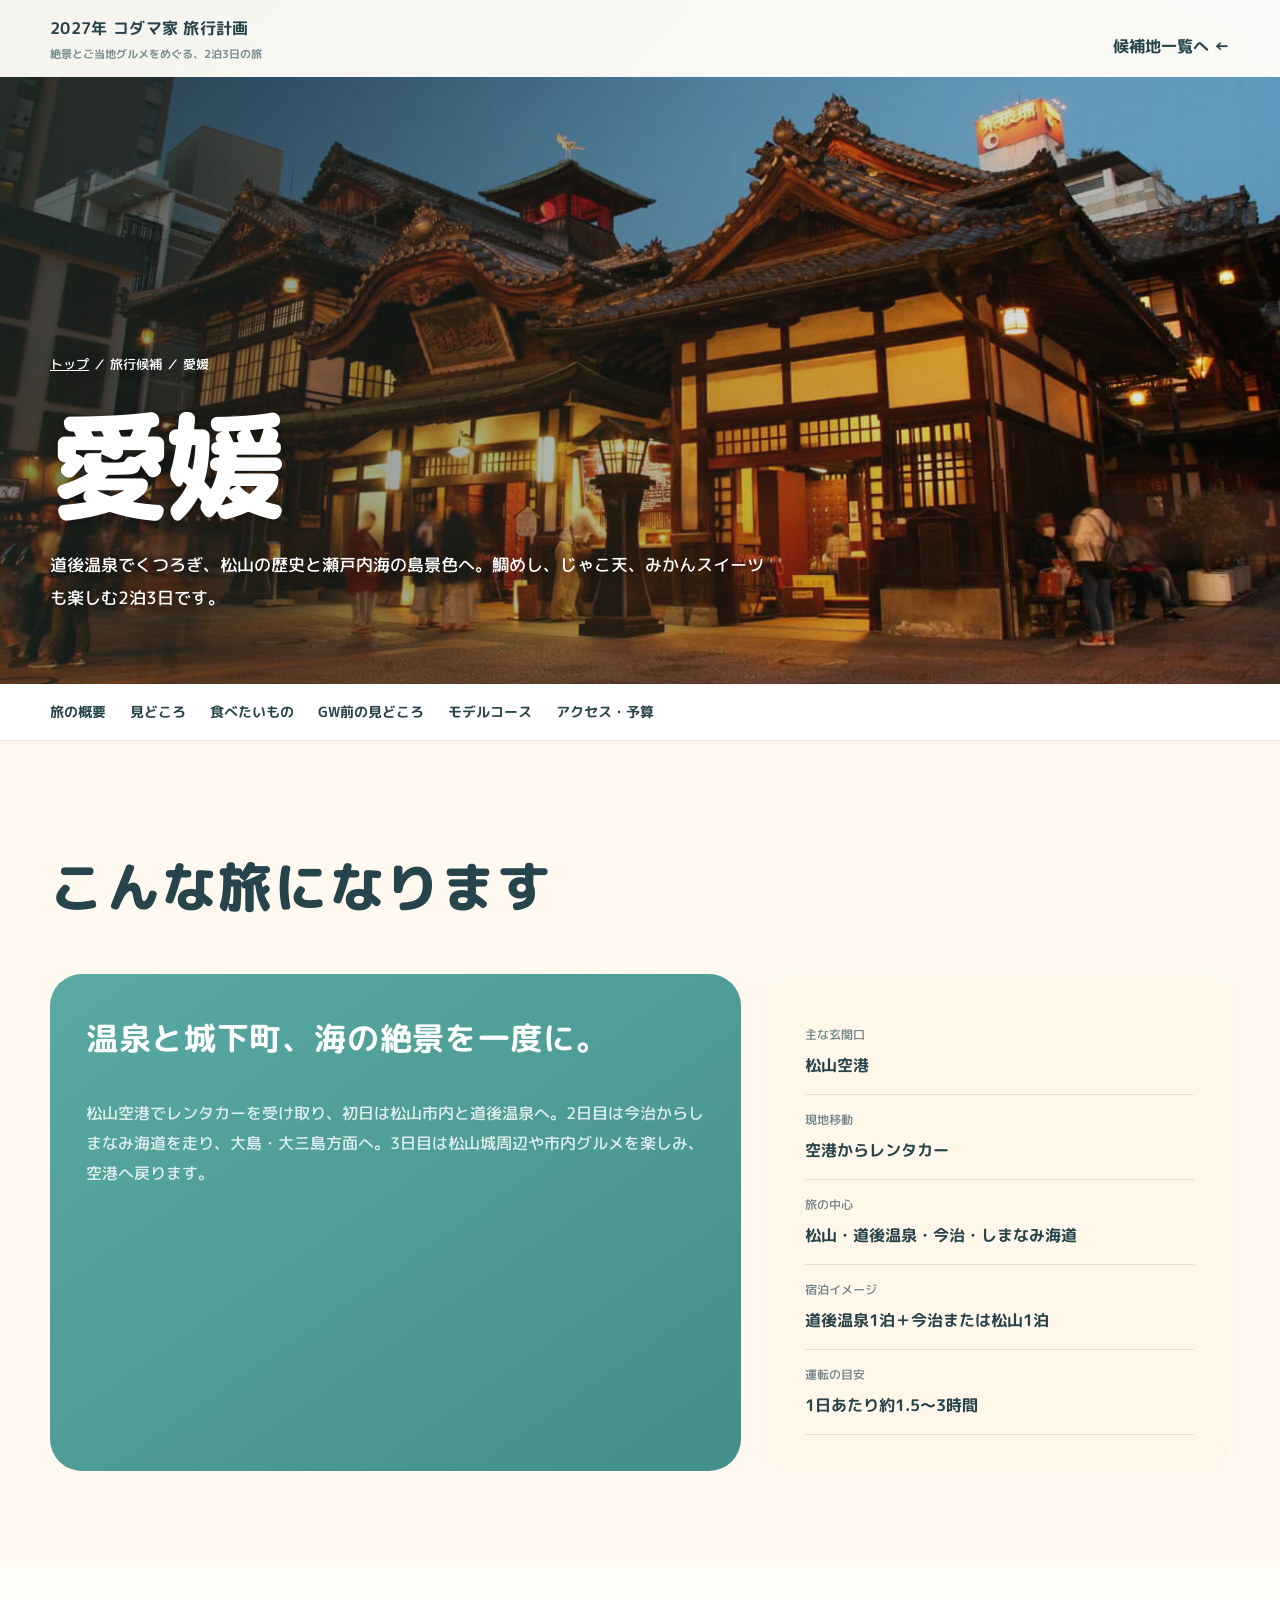
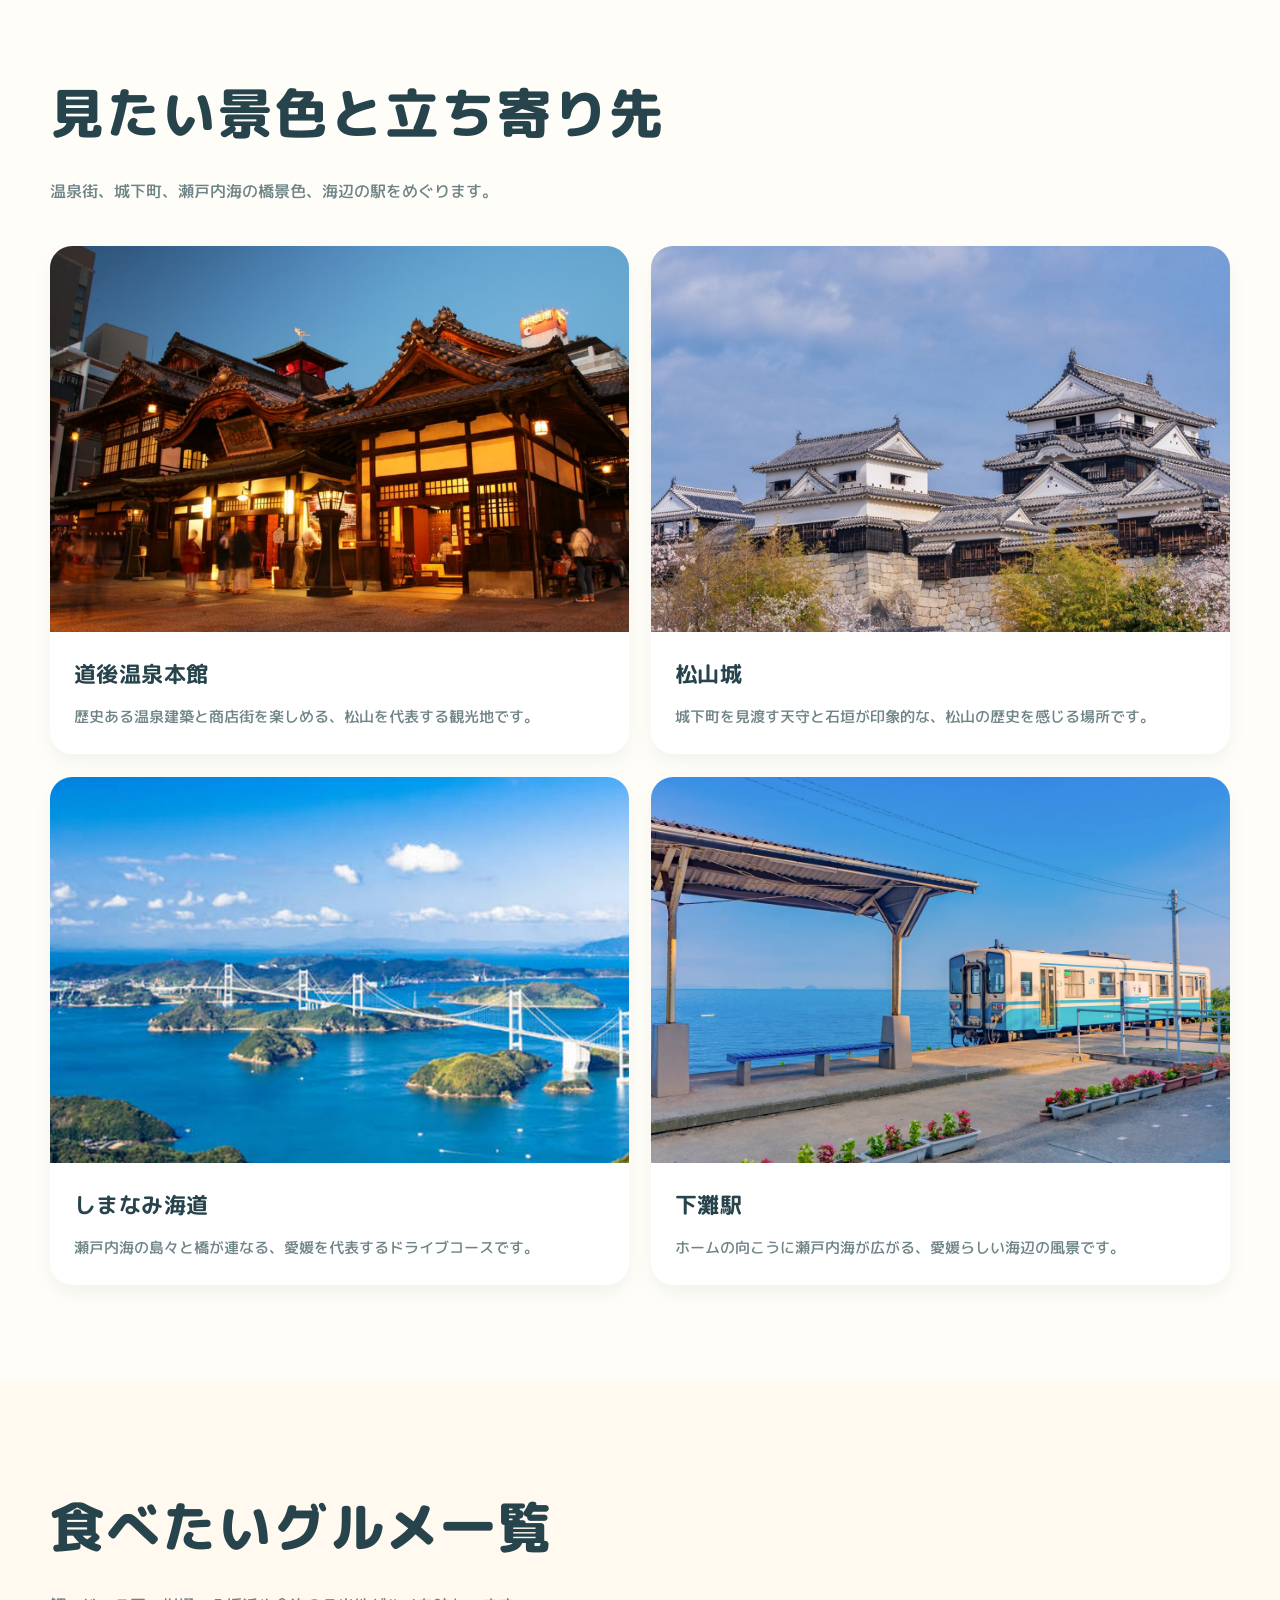
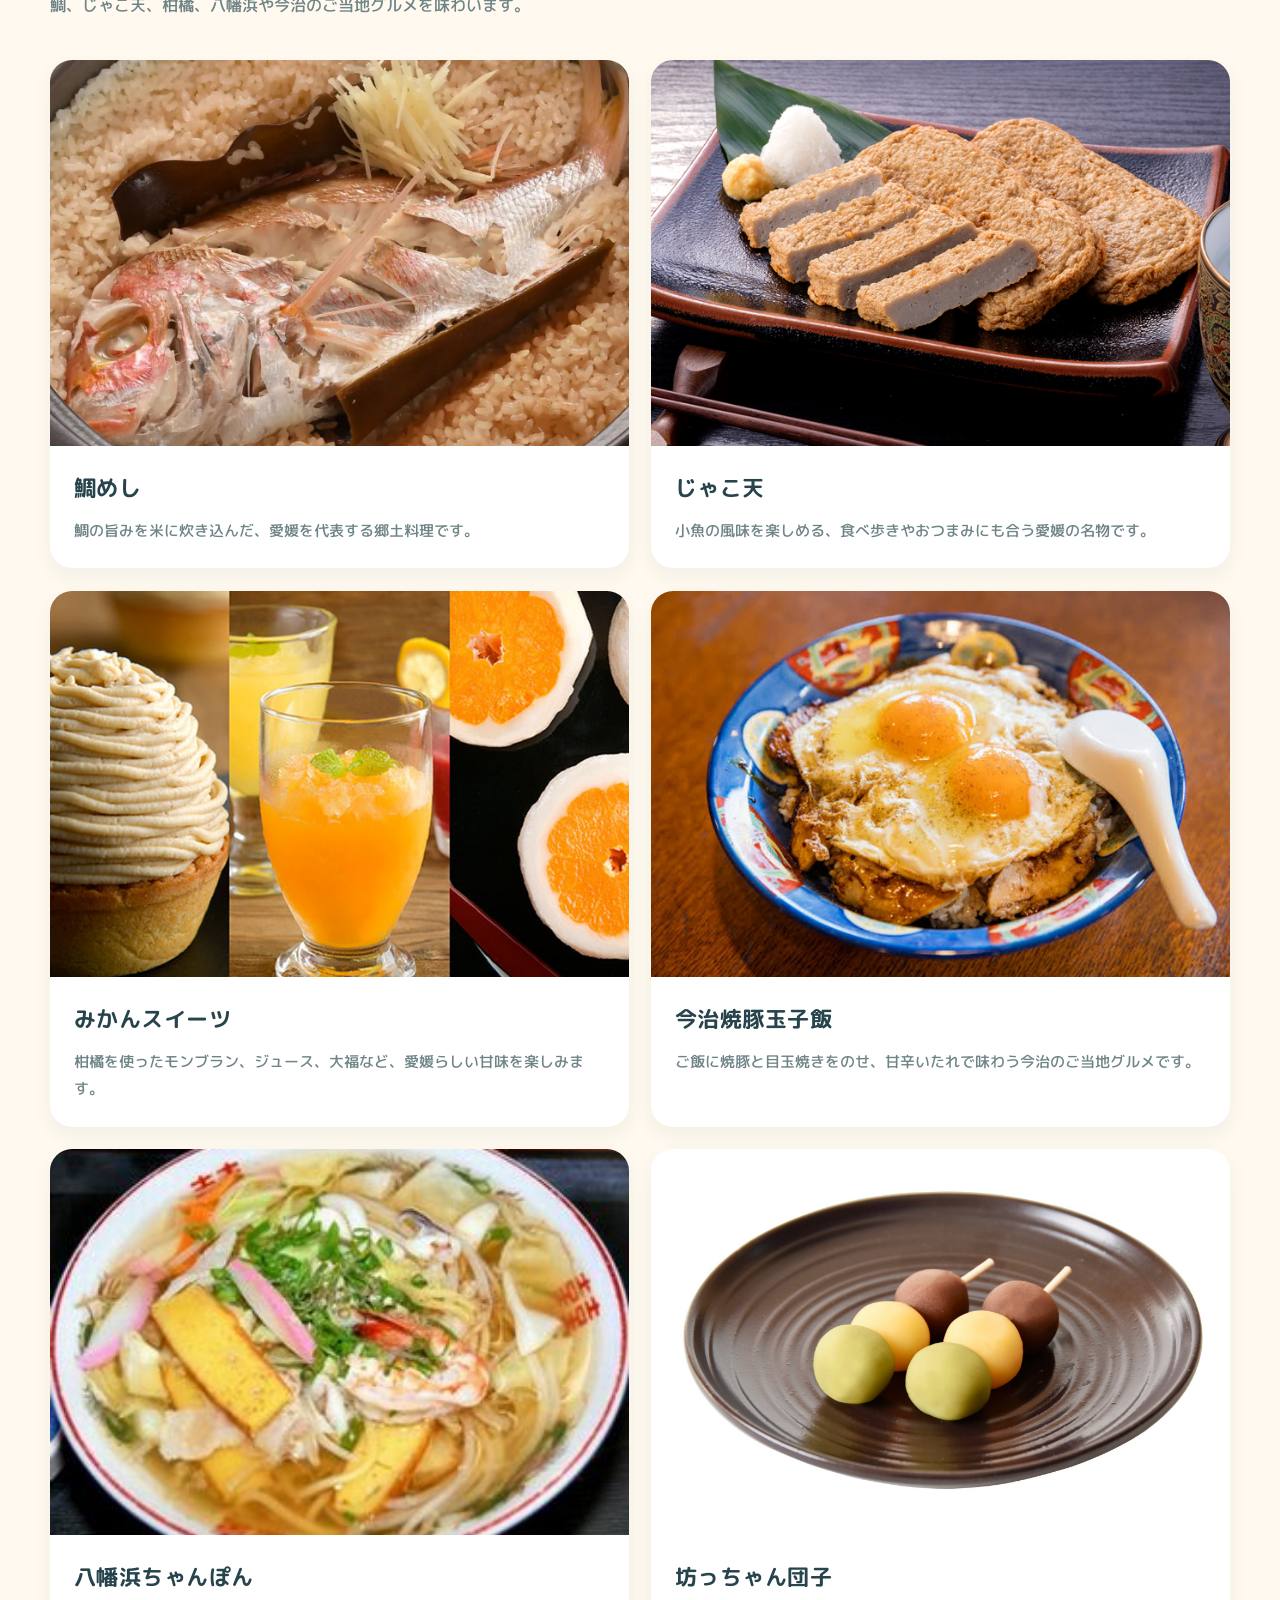
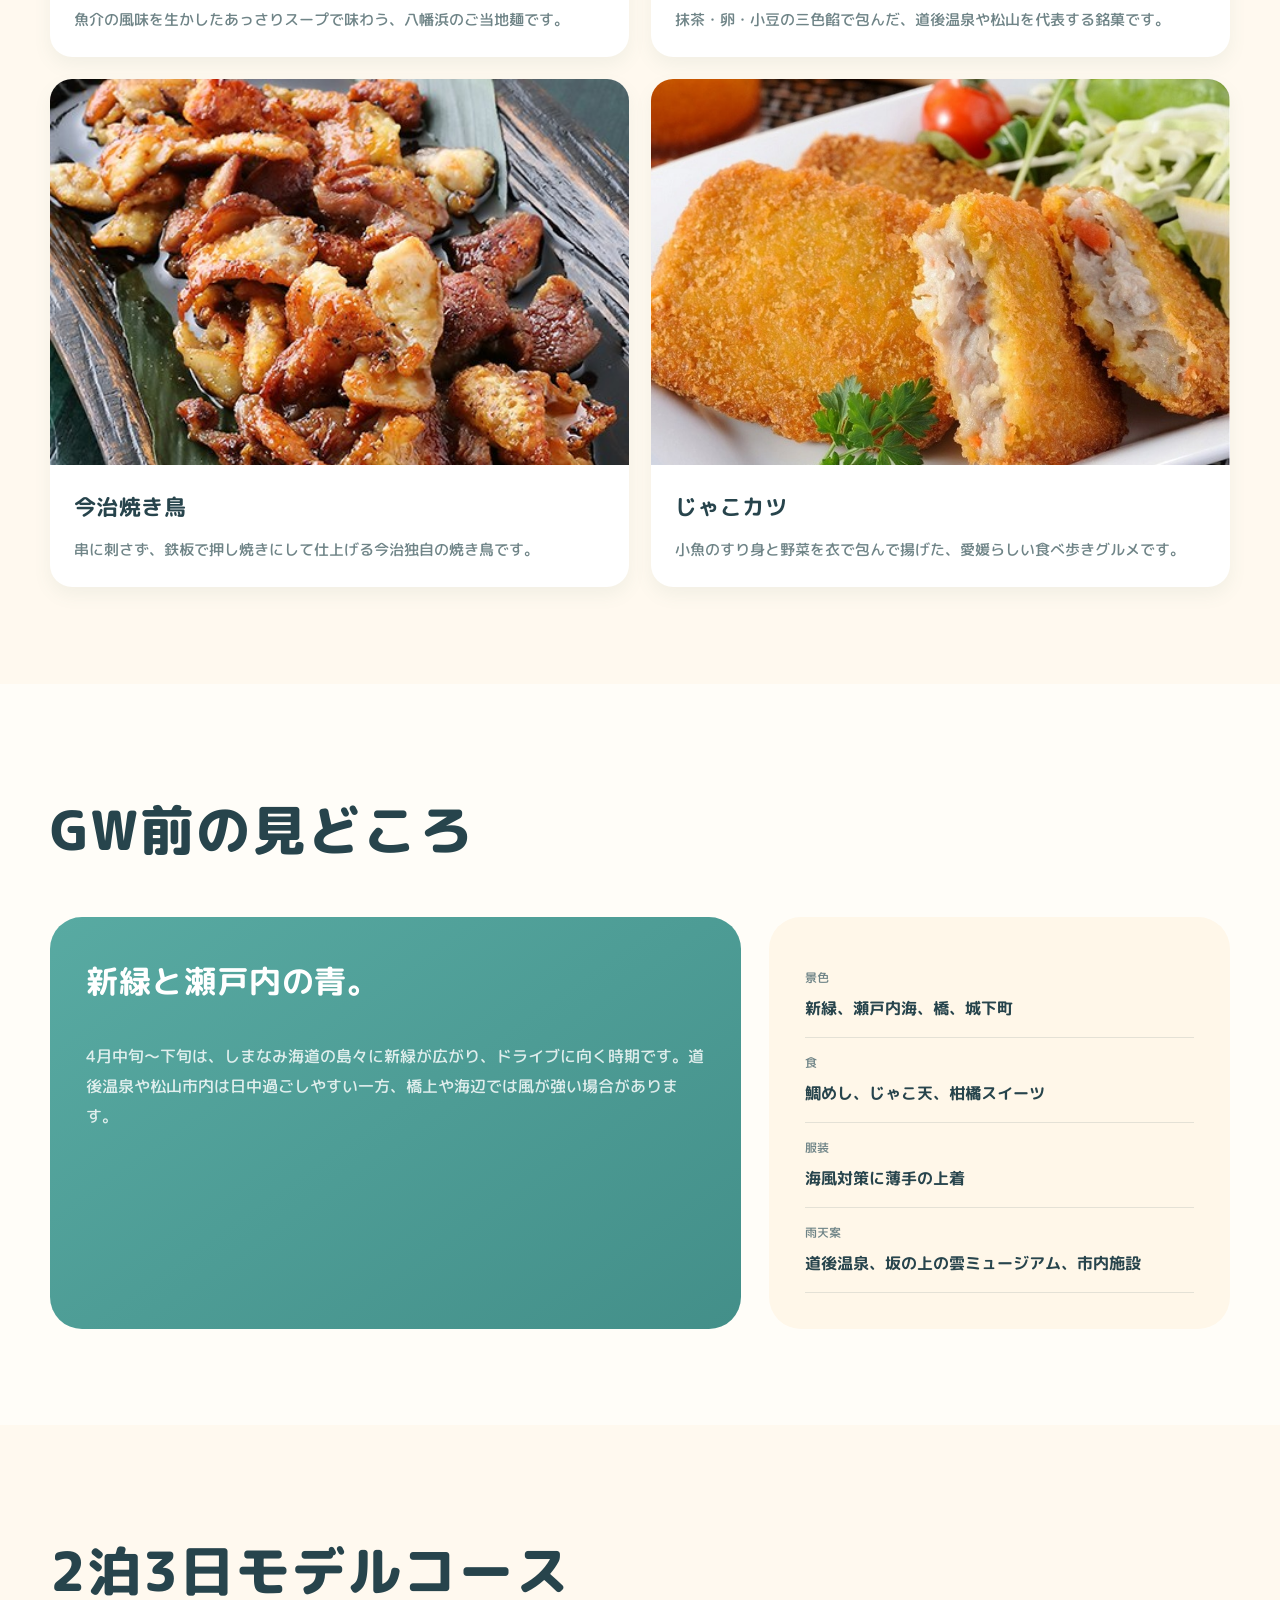
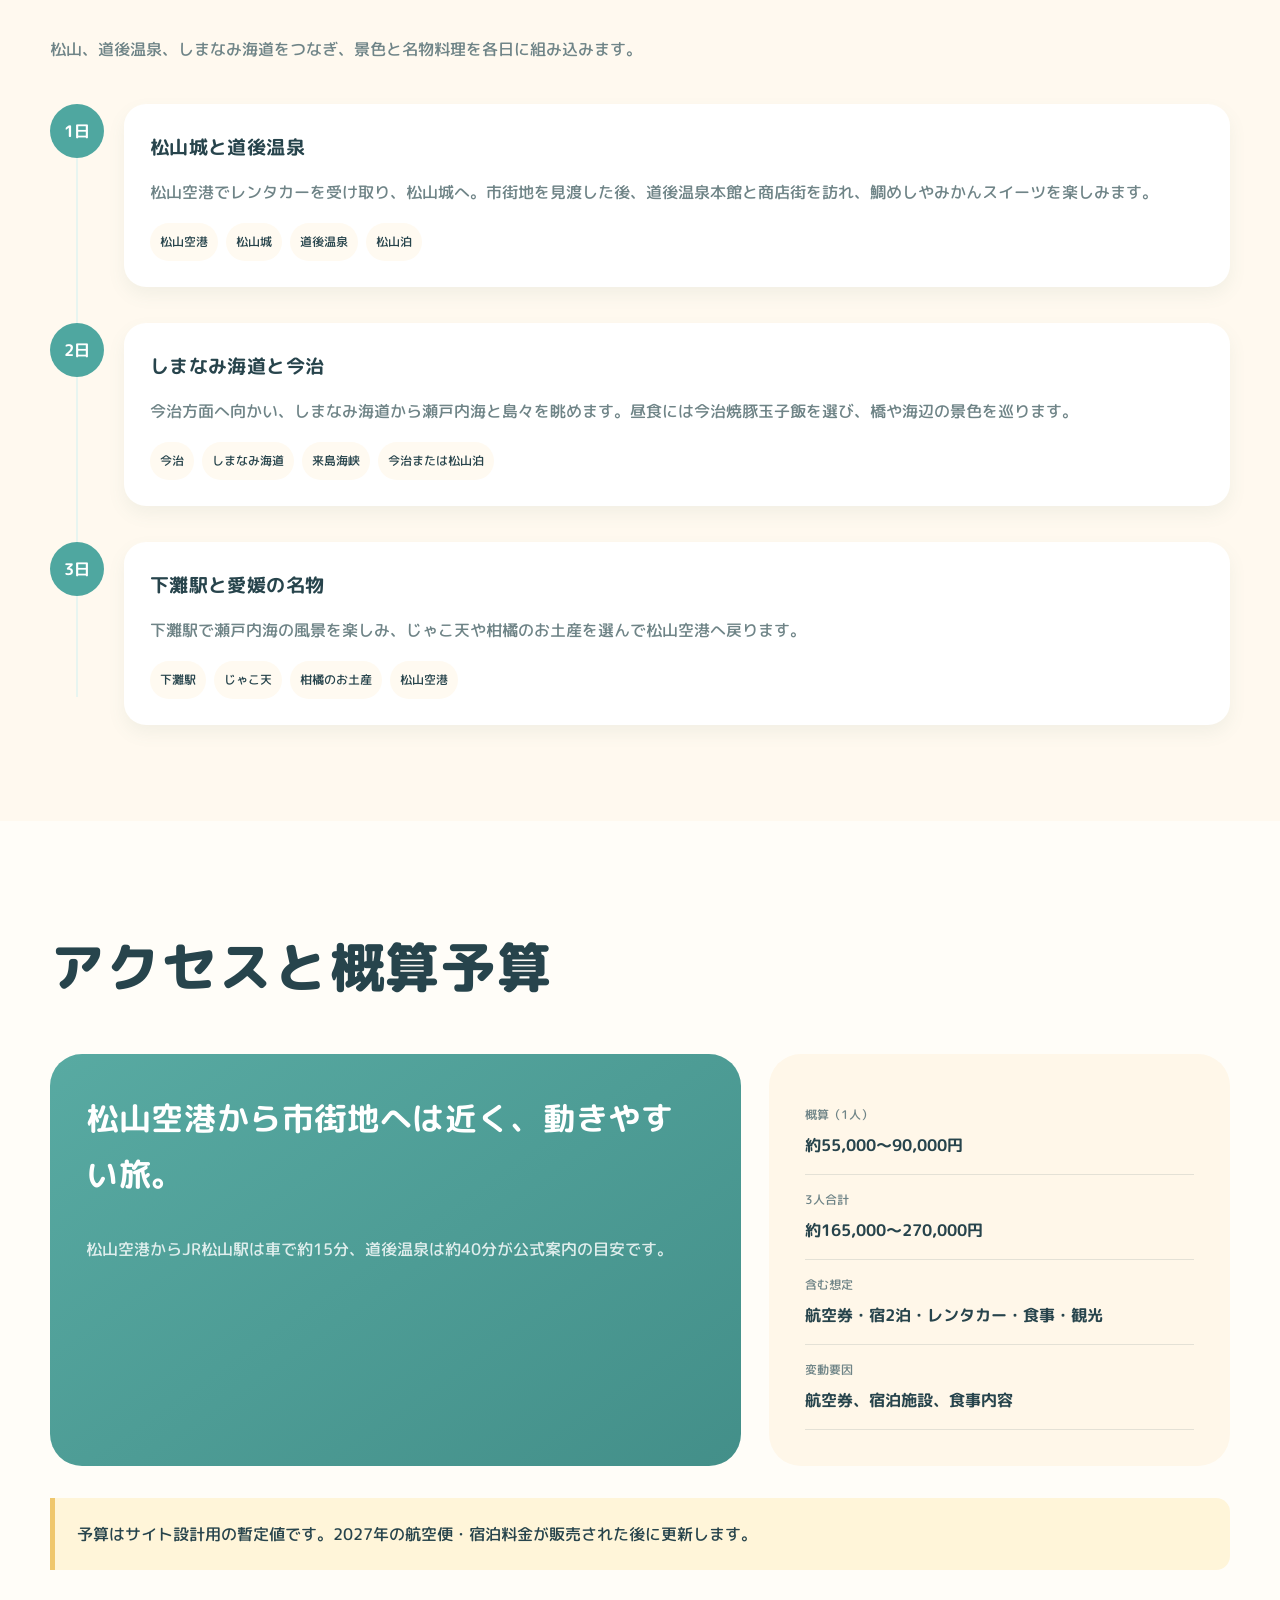
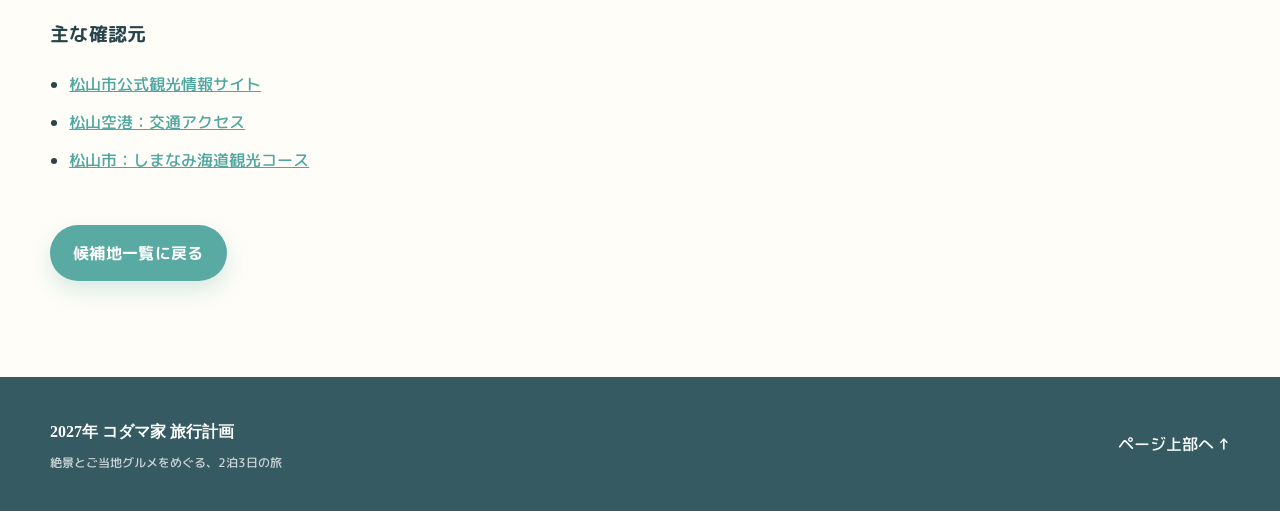
<file: pages/ehime.html>
<!DOCTYPE html>
<html lang="ja">
<head>
  <meta charset="UTF-8">
  <meta name="viewport" content="width=device-width,initial-scale=1,viewport-fit=cover">
  <meta name="description" content="2027年コダマ家旅行計画・愛媛候補。道後温泉、松山の町並み、しまなみ海道の多島美を楽しみます。を楽しむ2泊3日のモデルプラン。">
  <meta name="theme-color" content="#0f5f63">
  <title>愛媛｜2027年 コダマ家 旅行計画</title>
  <link rel="stylesheet" href="../css/style.css">
</head>
<body class="detail-page">
  <header class="site-header">
    <div class="header-inner">
      <a href="../index.html" class="brand">
        <span class="brand-name">2027年 コダマ家 旅行計画</span>
        <span class="brand-subtitle">絶景とご当地グルメをめぐる、2泊3日の旅</span>
      </a>
      <a class="text-link" href="../index.html#destinations">候補地一覧へ ←</a>
    </div>
  </header>

  <main>
    <section class="detail-hero ehime-photo-hero">
      <div class="detail-hero-inner">
        <p class="breadcrumb"><a href="../index.html">トップ</a> ／ 旅行候補 ／ 愛媛</p>
        <h1>愛媛</h1>
        <p class="detail-hero-lead">道後温泉でくつろぎ、松山の歴史と瀬戸内海の島景色へ。鯛めし、じゃこ天、みかんスイーツも楽しむ2泊3日です。</p>
      </div>
    </section>

    <nav class="detail-nav" aria-label="愛媛ページ内メニュー">
      <div class="detail-nav-inner">
        <a href="#summary">旅の概要</a>
        <a href="#scenery">見どころ</a>
        <a href="#food">食べたいもの</a>
        <a href="#season">GW前の見どころ</a>
        <a href="#route">モデルコース</a>
        <a href="#access">アクセス・予算</a>
      </div>
    </nav>

    <section class="detail-section" id="summary">
      <div class="detail-inner">
        <div class="detail-heading"><h2>こんな旅になります</h2></div>
        <div class="summary-grid">
          <article class="story-card">
            <h3>温泉と城下町、海の絶景を一度に。</h3>
            <p>松山空港でレンタカーを受け取り、初日は松山市内と道後温泉へ。2日目は今治からしまなみ海道を走り、大島・大三島方面へ。3日目は松山城周辺や市内グルメを楽しみ、空港へ戻ります。</p>
          </article>
          <aside class="info-card">
            <dl>
              <div><dt>主な玄関口</dt><dd>松山空港</dd></div>
              <div><dt>現地移動</dt><dd>空港からレンタカー</dd></div>
              <div><dt>旅の中心</dt><dd>松山・道後温泉・今治・しまなみ海道</dd></div>
              <div><dt>宿泊イメージ</dt><dd>道後温泉1泊＋今治または松山1泊</dd></div>
              <div><dt>運転の目安</dt><dd>1日あたり約1.5〜3時間</dd></div>
            </dl>
          </aside>
        </div>
      </div>
    </section>

    <section class="detail-section" id="scenery">
      <div class="detail-inner">
        <div class="detail-heading">
          <h2>見たい景色と立ち寄り先</h2>
          <p>温泉街、城下町、瀬戸内海の橋景色、海辺の駅をめぐります。</p>
        </div>
        <div class="feature-grid ehime-feature-grid">
          <article class="feature-card">
            <img class="card-photo" src="../images/ehime/ehime-01-hero.png" alt="道後温泉本館" loading="lazy">
            <div class="card-copy"><h3>道後温泉本館</h3><p>歴史ある温泉建築と商店街を楽しめる、松山を代表する観光地です。</p></div>
          </article>
          <article class="feature-card">
            <img class="card-photo" src="../images/ehime/ehime-02-matsuyamajo.png" alt="松山城" loading="lazy">
            <div class="card-copy"><h3>松山城</h3><p>城下町を見渡す天守と石垣が印象的な、松山の歴史を感じる場所です。</p></div>
          </article>
          <article class="feature-card">
            <img class="card-photo" src="../images/ehime/ehime-03-shimanami.png" alt="しまなみ海道" loading="lazy">
            <div class="card-copy"><h3>しまなみ海道</h3><p>瀬戸内海の島々と橋が連なる、愛媛を代表するドライブコースです。</p></div>
          </article>
          <article class="feature-card">
            <img class="card-photo" src="../images/ehime/ehime-04-shimonada.png" alt="下灘駅" loading="lazy">
            <div class="card-copy"><h3>下灘駅</h3><p>ホームの向こうに瀬戸内海が広がる、愛媛らしい海辺の風景です。</p></div>
          </article>
        </div>
      </div>
    </section>

    <section class="detail-section" id="food">
      <div class="detail-inner">
        <div class="detail-heading">
          <h2>食べたいグルメ一覧</h2>
          <p>鯛、じゃこ天、柑橘、八幡浜や今治のご当地グルメを味わいます。</p>
        </div>
        <div class="food-grid ehime-food-grid">
          <article class="food-card">
            <img class="card-photo" src="../images/ehime/ehime-05-taimeshi.png" alt="鯛めし" loading="lazy">
            <div class="card-copy"><h3>鯛めし</h3><p>鯛の旨みを米に炊き込んだ、愛媛を代表する郷土料理です。</p></div>
          </article>
          <article class="food-card">
            <img class="card-photo" src="../images/ehime/ehime-06-jakoten.png" alt="じゃこ天" loading="lazy">
            <div class="card-copy"><h3>じゃこ天</h3><p>小魚の風味を楽しめる、食べ歩きやおつまみにも合う愛媛の名物です。</p></div>
          </article>
          <article class="food-card">
            <img class="card-photo" src="../images/ehime/ehime-07-mikan-sweets.png" alt="みかんスイーツ" loading="lazy">
            <div class="card-copy"><h3>みかんスイーツ</h3><p>柑橘を使ったモンブラン、ジュース、大福など、愛媛らしい甘味を楽しみます。</p></div>
          </article>
          <article class="food-card">
            <img class="card-photo" src="../images/ehime/ehime-08-imabari-yakibutaegg.png" alt="今治焼豚玉子飯" loading="lazy">
            <div class="card-copy"><h3>今治焼豚玉子飯</h3><p>ご飯に焼豚と目玉焼きをのせ、甘辛いたれで味わう今治のご当地グルメです。</p></div>
          </article>
          <article class="food-card">
            <img class="card-photo" src="../images/ehime/ehime-09-yawatahama-champon.jpg" alt="八幡浜ちゃんぽん" loading="lazy">
            <div class="card-copy"><h3>八幡浜ちゃんぽん</h3><p>魚介の風味を生かしたあっさりスープで味わう、八幡浜のご当地麺です。</p></div>
          </article>
          <article class="food-card">
            <img class="card-photo" src="../images/ehime/ehime-10-bocchan-dango.jpg" alt="坊っちゃん団子" loading="lazy">
            <div class="card-copy"><h3>坊っちゃん団子</h3><p>抹茶・卵・小豆の三色餡で包んだ、道後温泉や松山を代表する銘菓です。</p></div>
          </article>
          <article class="food-card">
            <img class="card-photo" src="../images/ehime/ehime-11-imabari-yakitori.jpg" alt="今治焼き鳥" loading="lazy">
            <div class="card-copy"><h3>今治焼き鳥</h3><p>串に刺さず、鉄板で押し焼きにして仕上げる今治独自の焼き鳥です。</p></div>
          </article>
          <article class="food-card">
            <img class="card-photo" src="../images/ehime/ehime-12-jakokatsu.jpg" alt="じゃこカツ" loading="lazy">
            <div class="card-copy"><h3>じゃこカツ</h3><p>小魚のすり身と野菜を衣で包んで揚げた、愛媛らしい食べ歩きグルメです。</p></div>
          </article>
        </div>
      </div>
    </section>

    <section class="detail-section" id="season">
      <div class="detail-inner">
        <div class="detail-heading"><h2>GW前の見どころ</h2></div>
        <div class="summary-grid">
          <article class="story-card">
            <h3>新緑と瀬戸内の青。</h3>
            <p>4月中旬〜下旬は、しまなみ海道の島々に新緑が広がり、ドライブに向く時期です。道後温泉や松山市内は日中過ごしやすい一方、橋上や海辺では風が強い場合があります。</p>
          </article>
          <aside class="info-card"><dl><div><dt>景色</dt><dd>新緑、瀬戸内海、橋、城下町</dd></div>
<div><dt>食</dt><dd>鯛めし、じゃこ天、柑橘スイーツ</dd></div>
<div><dt>服装</dt><dd>海風対策に薄手の上着</dd></div>
<div><dt>雨天案</dt><dd>道後温泉、坂の上の雲ミュージアム、市内施設</dd></div></dl></aside>
        </div>
      </div>
    </section>

    <section class="detail-section" id="route">
      <div class="detail-inner">
        <div class="detail-heading">
          <h2>2泊3日モデルコース</h2>
          <p>松山、道後温泉、しまなみ海道をつなぎ、景色と名物料理を各日に組み込みます。</p>
        </div>
        <ol class="route-list">
          <li>
            <span class="route-day">1日</span>
            <div class="route-content">
              <h3>松山城と道後温泉</h3>
              <p>松山空港でレンタカーを受け取り、松山城へ。市街地を見渡した後、道後温泉本館と商店街を訪れ、鯛めしやみかんスイーツを楽しみます。</p>
              <div class="route-stops"><span>松山空港</span><span>松山城</span><span>道後温泉</span><span>松山泊</span></div>
            </div>
          </li>
          <li>
            <span class="route-day">2日</span>
            <div class="route-content">
              <h3>しまなみ海道と今治</h3>
              <p>今治方面へ向かい、しまなみ海道から瀬戸内海と島々を眺めます。昼食には今治焼豚玉子飯を選び、橋や海辺の景色を巡ります。</p>
              <div class="route-stops"><span>今治</span><span>しまなみ海道</span><span>来島海峡</span><span>今治または松山泊</span></div>
            </div>
          </li>
          <li>
            <span class="route-day">3日</span>
            <div class="route-content">
              <h3>下灘駅と愛媛の名物</h3>
              <p>下灘駅で瀬戸内海の風景を楽しみ、じゃこ天や柑橘のお土産を選んで松山空港へ戻ります。</p>
              <div class="route-stops"><span>下灘駅</span><span>じゃこ天</span><span>柑橘のお土産</span><span>松山空港</span></div>
            </div>
          </li>
        </ol>
      </div>
    </section>

    <section class="detail-section" id="access">
      <div class="detail-inner">
        <div class="detail-heading"><h2>アクセスと概算予算</h2></div>
        <div class="summary-grid">
          <article class="story-card">
            <h3>松山空港から市街地へは近く、動きやすい旅。</h3>
            <p>松山空港からJR松山駅は車で約15分、道後温泉は約40分が公式案内の目安です。</p>
          </article>
          <aside class="info-card">
            <dl>
              <div><dt>概算（1人）</dt><dd>約55,000〜90,000円</dd></div>
              <div><dt>3人合計</dt><dd>約165,000〜270,000円</dd></div>
              <div><dt>含む想定</dt><dd>航空券・宿2泊・レンタカー・食事・観光</dd></div>
              <div><dt>変動要因</dt><dd>航空券、宿泊施設、食事内容</dd></div>
            </dl>
          </aside>
        </div>
        <div class="notice-card" style="margin-top:32px">
          予算はサイト設計用の暫定値です。2027年の航空便・宿泊料金が販売された後に更新します。
        </div>
        <div style="margin-top:48px">
          <h3>主な確認元</h3>
          <ul class="source-list"><li><a href="https://matsuyama-sightseeing.com/" target="_blank" rel="noopener">松山市公式観光情報サイト</a></li>
<li><a href="https://www.matsuyama-airport.co.jp/access/" target="_blank" rel="noopener">松山空港：交通アクセス</a></li>
<li><a href="https://www.mcvb.jp/kankou/model/plan_shimanami.html" target="_blank" rel="noopener">松山市：しまなみ海道観光コース</a></li></ul>
        </div>
        <a class="button button-primary back-button" href="../index.html#destinations">候補地一覧に戻る</a>
      </div>
    </section>
  </main>

  <footer class="site-footer">
    <div class="footer-inner">
      <div>
        <strong>2027年 コダマ家 旅行計画</strong>
        <span class="footer-subtitle">絶景とご当地グルメをめぐる、2泊3日の旅</span>
      </div>
      <a href="#">ページ上部へ ↑</a>
    </div>
  </footer>

  <script>
    const header=document.querySelector(".site-header");
    const update=()=>header.classList.toggle("scrolled",window.scrollY>24);
    addEventListener("scroll",update,{passive:true});
    update();
  </script>
</body>
</html>
</file>
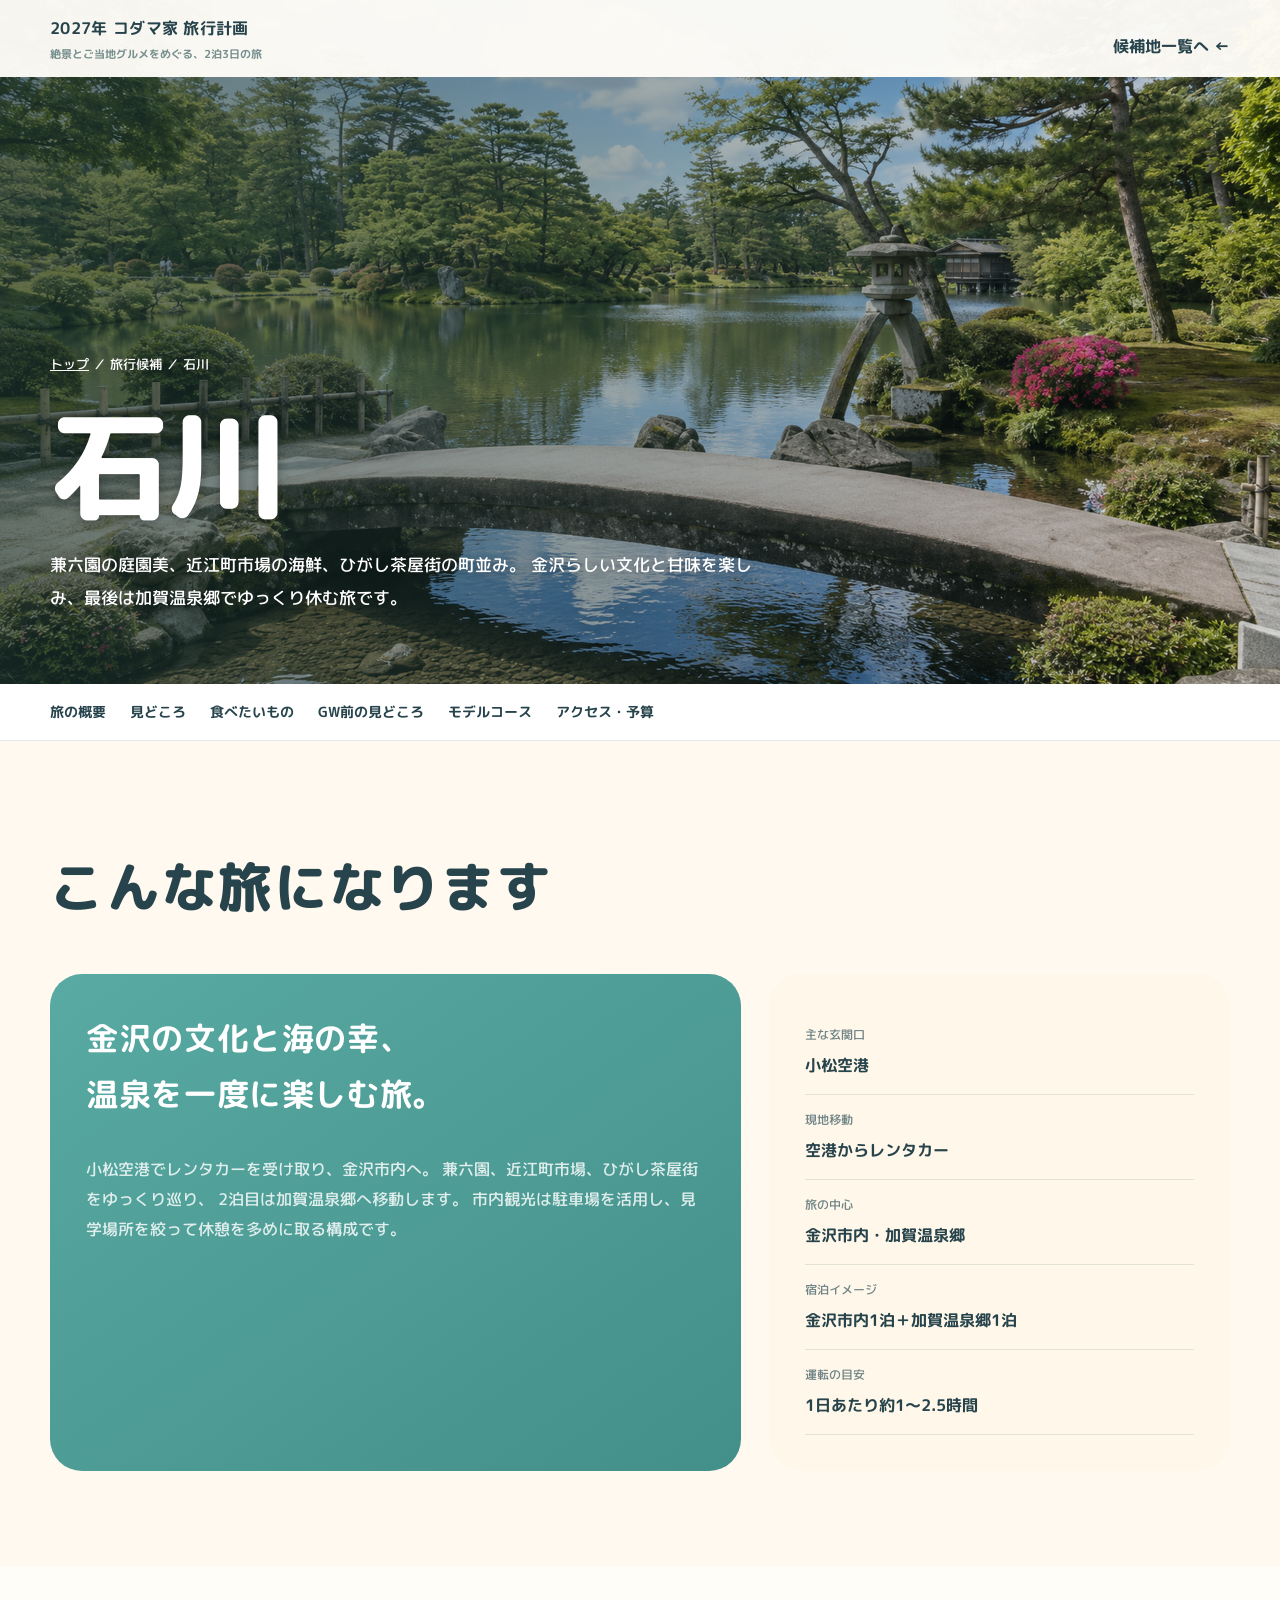
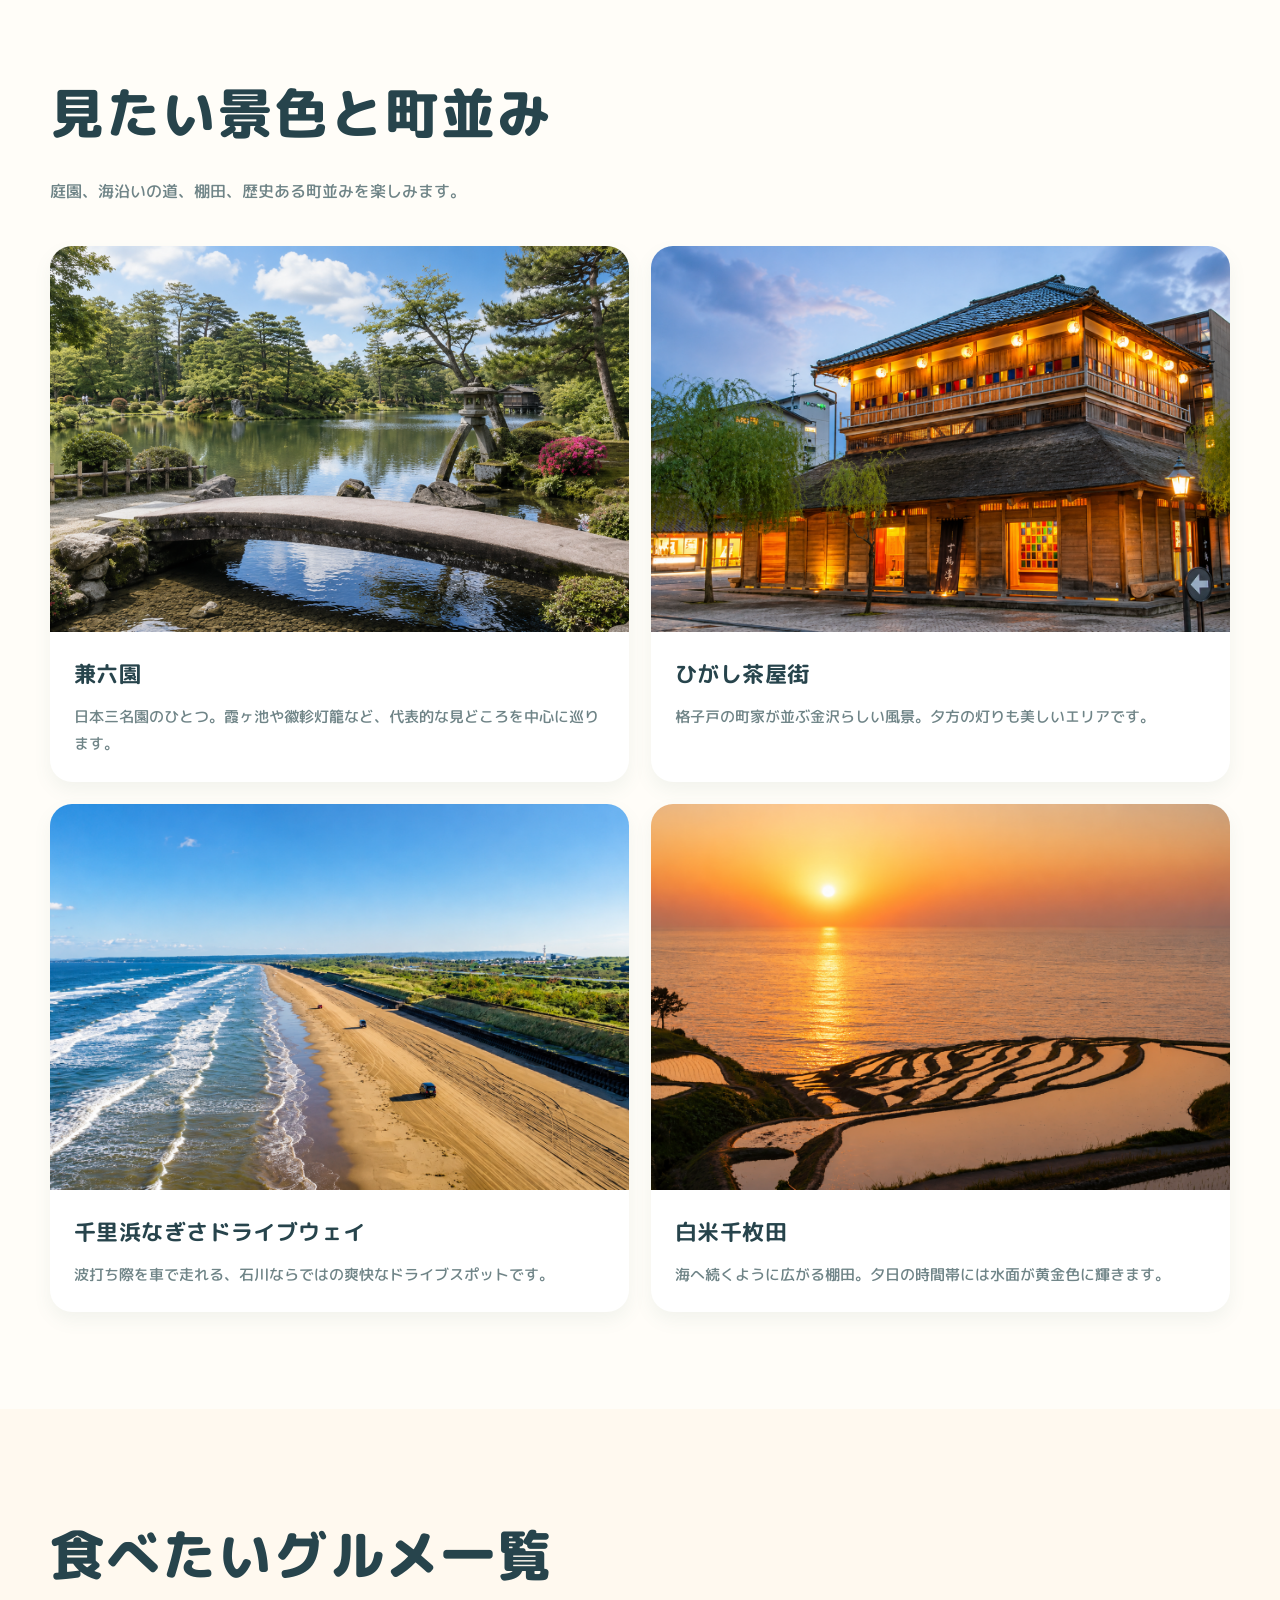
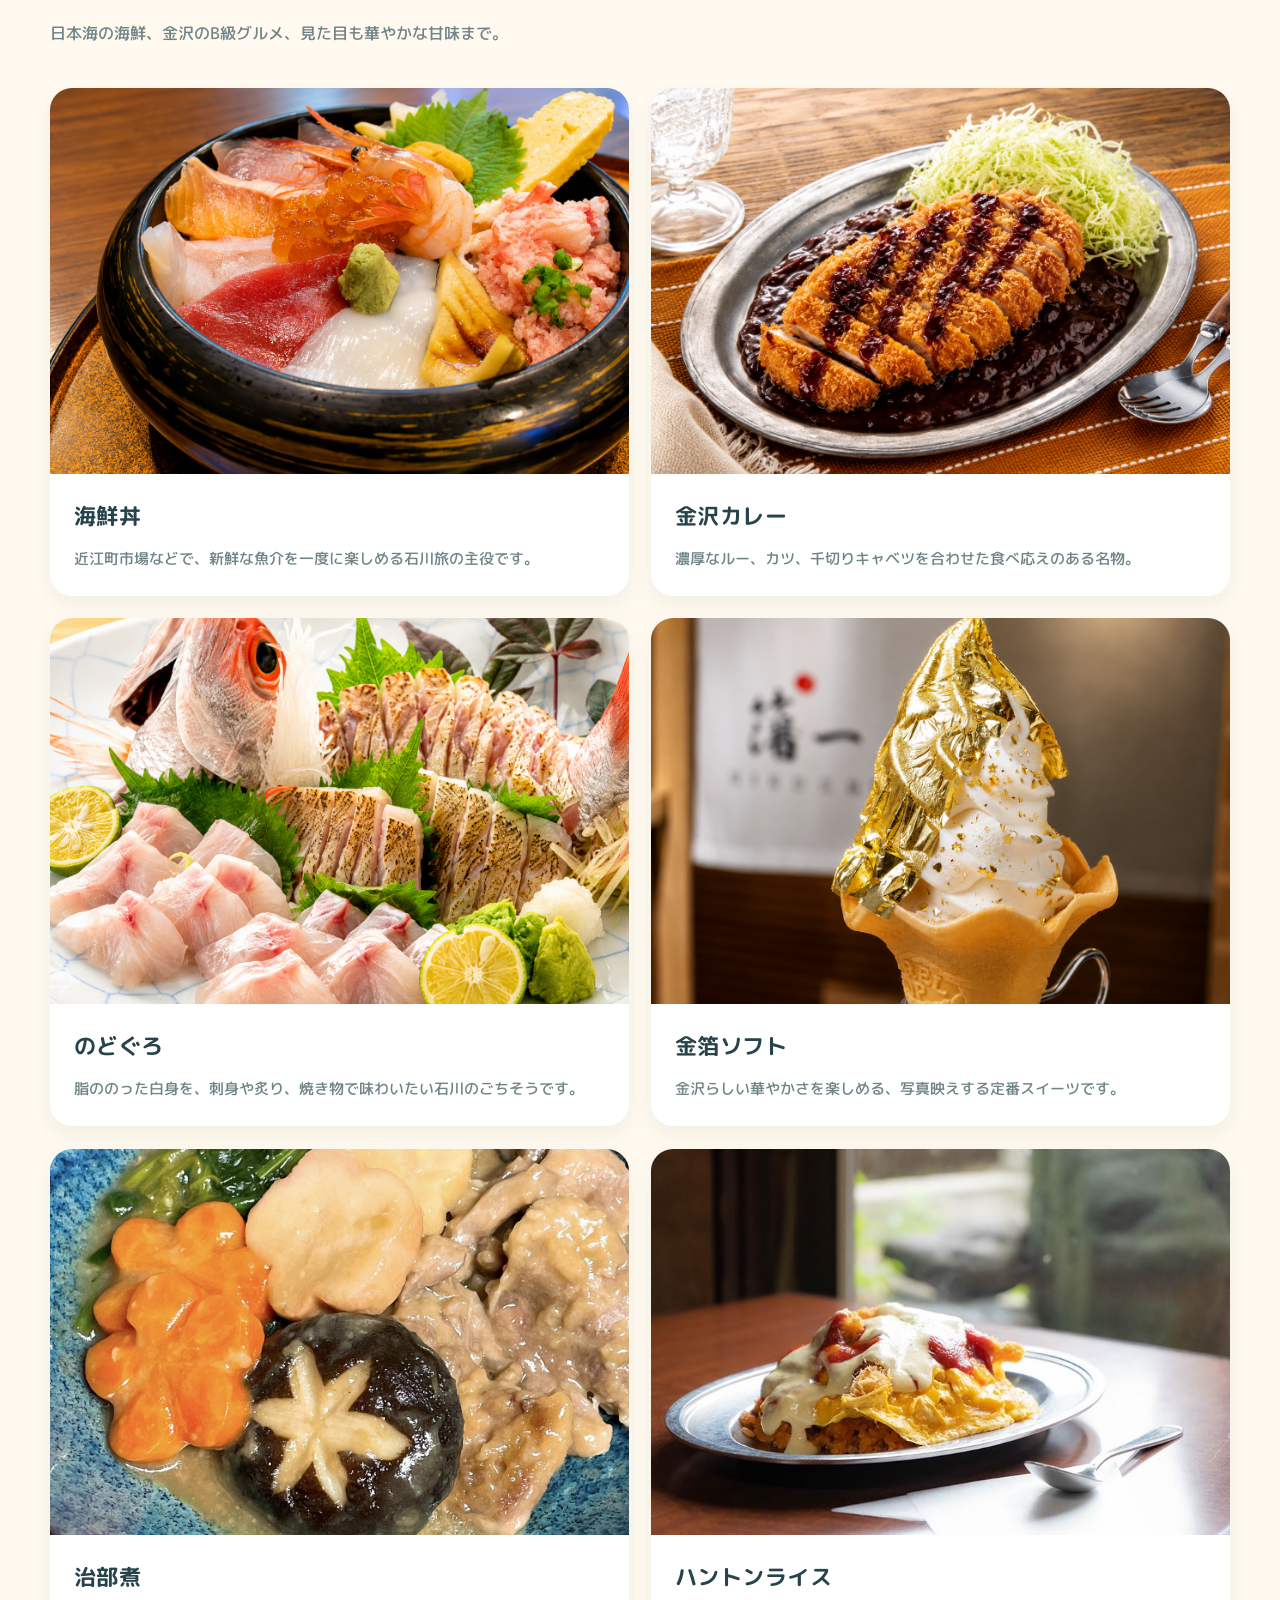
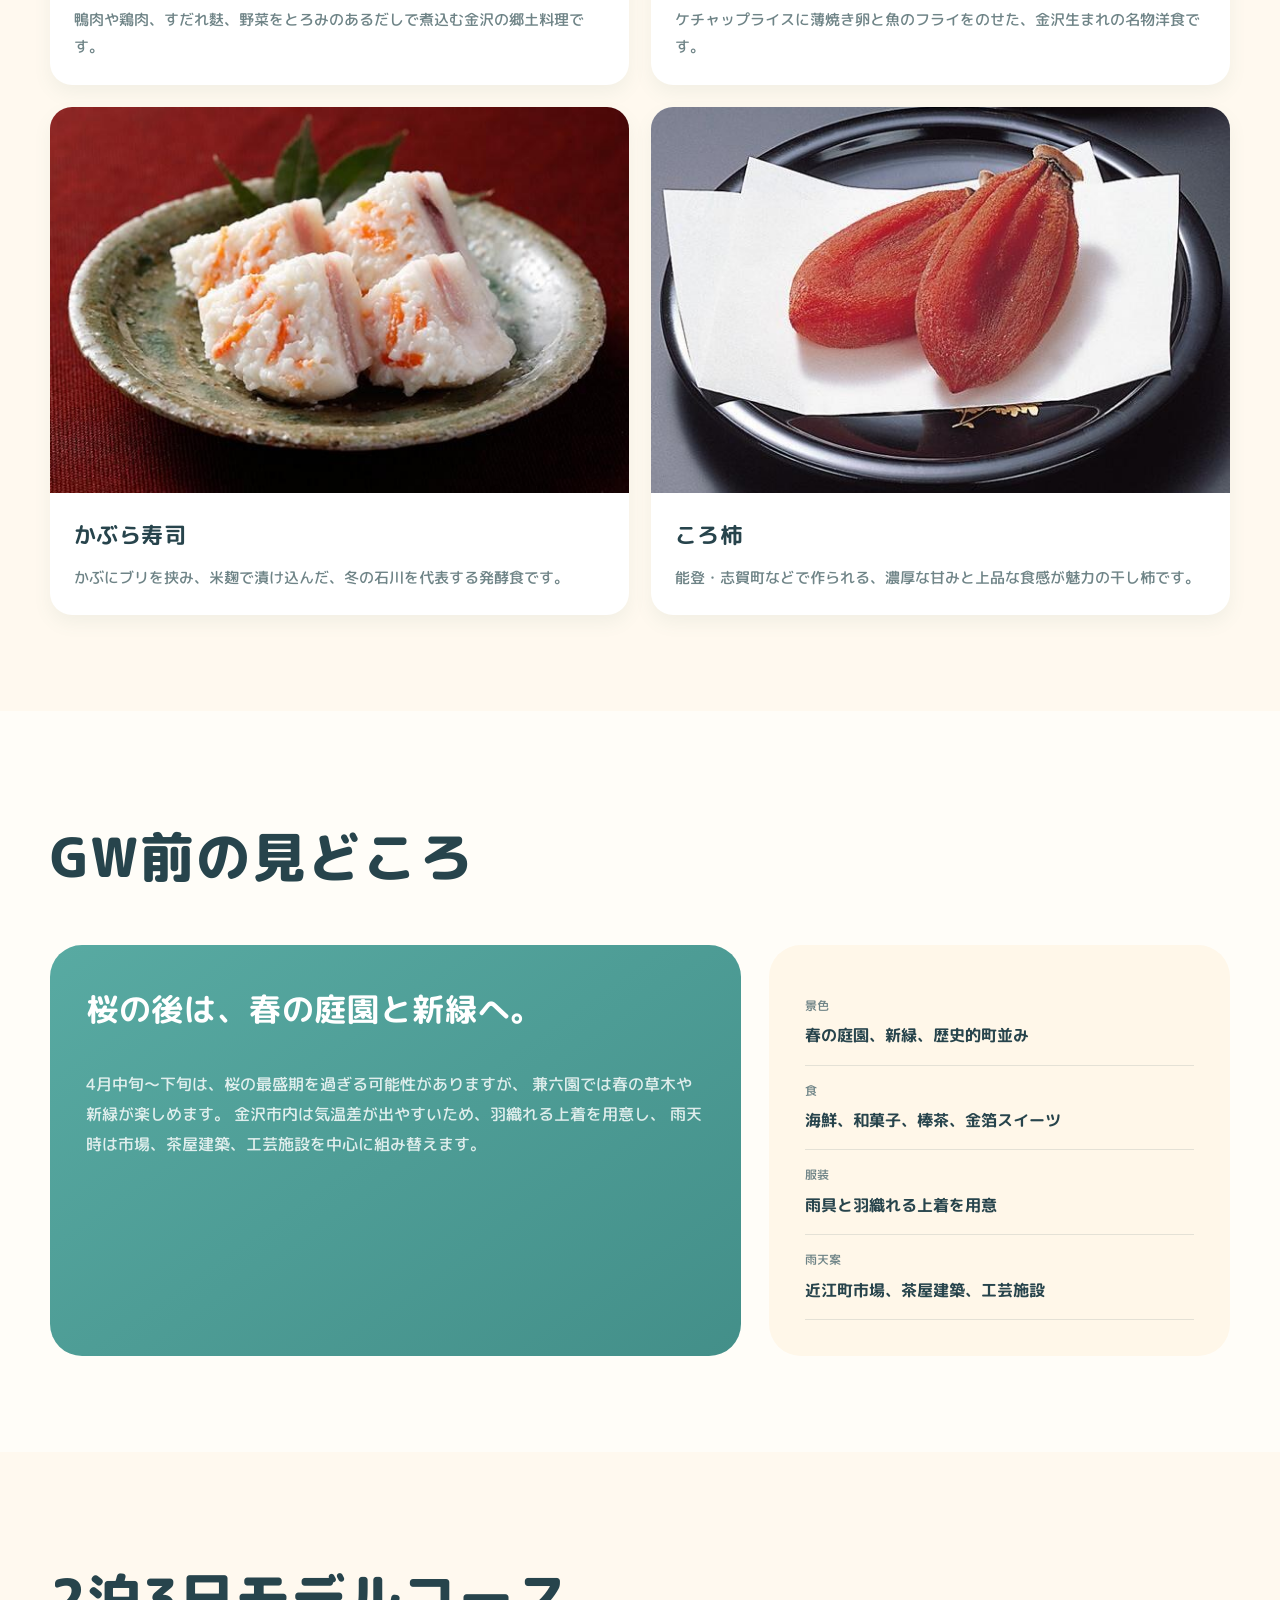
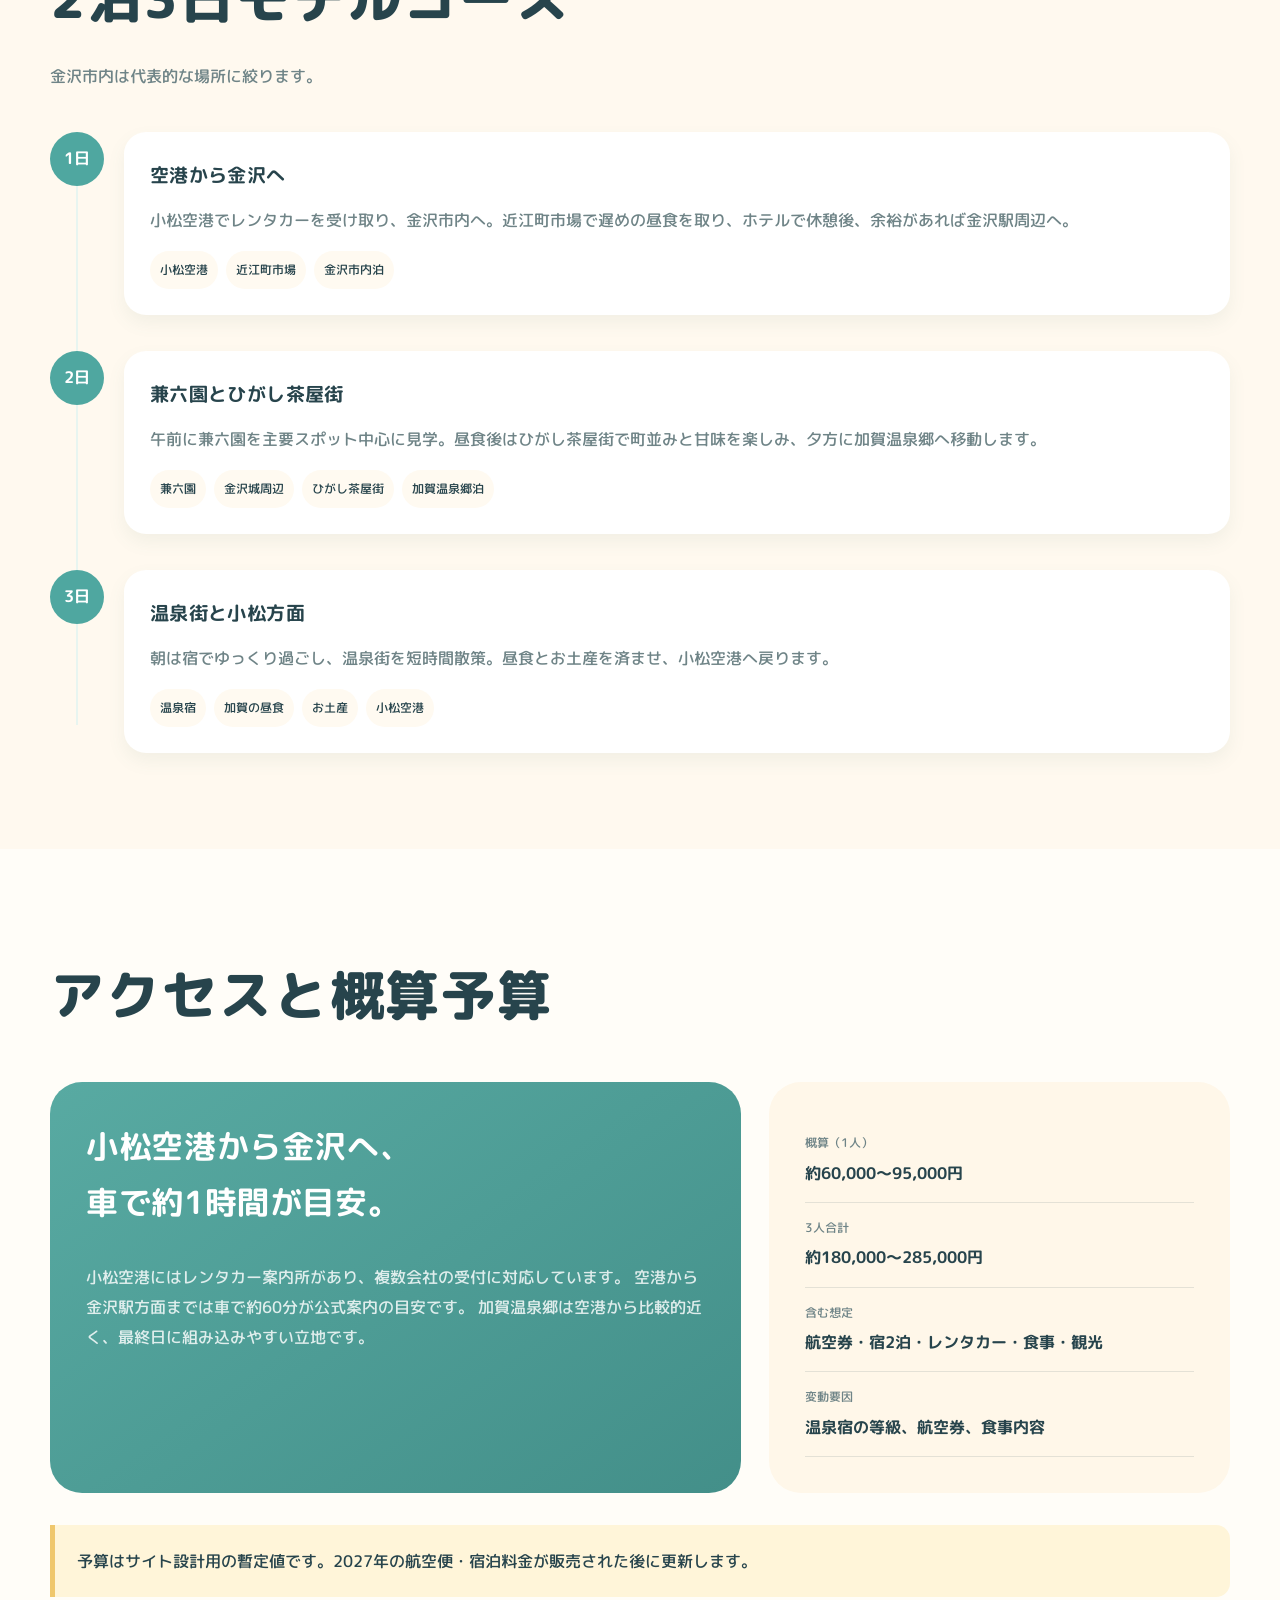
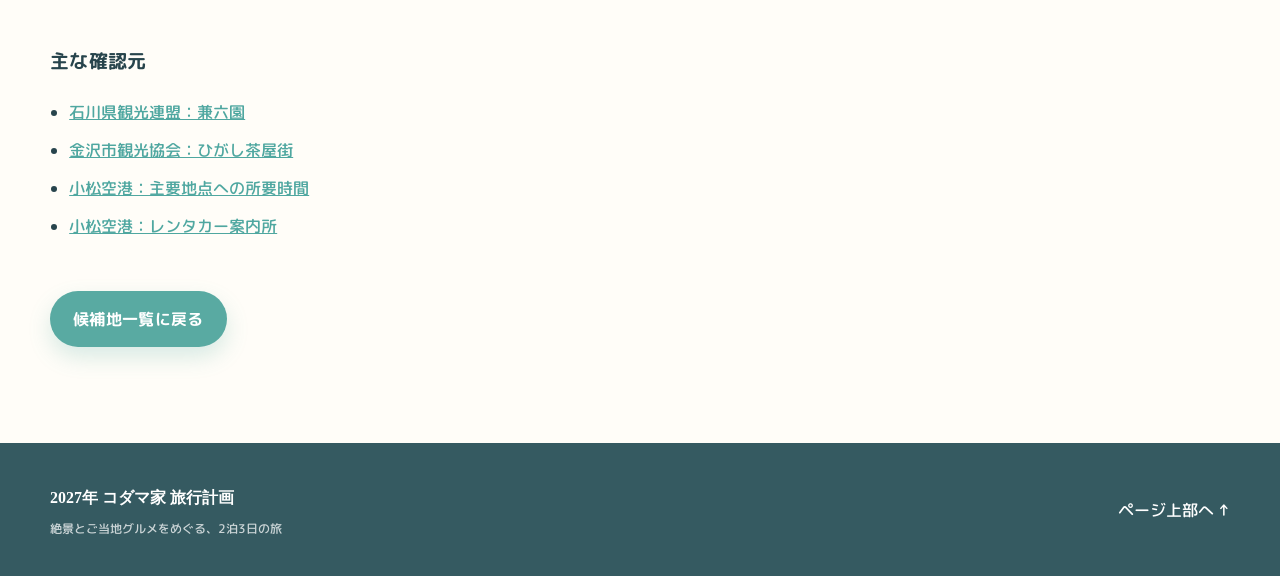
<file: pages/ishikawa.html>
<!DOCTYPE html>
<html lang="ja">
<head>
  <meta charset="UTF-8">
  <meta name="viewport" content="width=device-width,initial-scale=1,viewport-fit=cover">
  <meta name="description" content="2027年コダマ家旅行計画・石川候補。兼六園、近江町市場、ひがし茶屋街、加賀温泉郷を巡る2泊3日のモデルプラン。">
  <meta name="theme-color" content="#596c68">
  <title>石川｜2027年 コダマ家 旅行計画</title>
<link rel="stylesheet" href="../css/style.css">
  
</head>
<body class="detail-page">
  <header class="site-header">
    <div class="header-inner">
      <a href="../index.html" class="brand">
        <span class="brand-name">2027年 コダマ家 旅行計画</span>
        <span class="brand-subtitle">絶景とご当地グルメをめぐる、2泊3日の旅</span>
      </a>
      <a class="text-link" href="../index.html#destinations">候補地一覧へ ←</a>
    </div>
  </header>

  <main>
    <section class="detail-hero ishikawa-photo-hero">
      <div class="detail-hero-inner">
        <p class="breadcrumb"><a href="../index.html">トップ</a> ／ 旅行候補 ／ 石川</p>
        <h1>石川</h1>
        <p class="detail-hero-lead">
          兼六園の庭園美、近江町市場の海鮮、ひがし茶屋街の町並み。
          金沢らしい文化と甘味を楽しみ、最後は加賀温泉郷でゆっくり休む旅です。
        </p>
      </div>
    </section>

    <nav class="detail-nav" aria-label="石川ページ内メニュー">
      <div class="detail-nav-inner">
        <a href="#summary">旅の概要</a>
        <a href="#scenery">見どころ</a>
        <a href="#food">食べたいもの</a>
        <a href="#season">GW前の見どころ</a>
        <a href="#route">モデルコース</a>
        <a href="#access">アクセス・予算</a>
      </div>
    </nav>

    <section class="detail-section" id="summary">
      <div class="detail-inner">
        <div class="detail-heading">
<h2>こんな旅になります</h2>
        </div>
        <div class="summary-grid">
          <article class="story-card">
            <h3>金沢の文化と海の幸、<br>温泉を一度に楽しむ旅。</h3>
            <p>
              小松空港でレンタカーを受け取り、金沢市内へ。
              兼六園、近江町市場、ひがし茶屋街をゆっくり巡り、
              2泊目は加賀温泉郷へ移動します。
              市内観光は駐車場を活用し、見学場所を絞って休憩を多めに取る構成です。
            </p>
          </article>
          <aside class="info-card">
            <dl>
              <div><dt>主な玄関口</dt><dd>小松空港</dd></div>
              <div><dt>現地移動</dt><dd>空港からレンタカー</dd></div>
              <div><dt>旅の中心</dt><dd>金沢市内・加賀温泉郷</dd></div>
              <div><dt>宿泊イメージ</dt><dd>金沢市内1泊＋加賀温泉郷1泊</dd></div>
              <div><dt>運転の目安</dt><dd>1日あたり約1〜2.5時間</dd></div>
            </dl>
          </aside>
        </div>
      </div>
    </section>

    <section class="detail-section" id="scenery">
      <div class="detail-inner">
        <div class="detail-heading">
          <h2>見たい景色と町並み</h2>
          <p>庭園、海沿いの道、棚田、歴史ある町並みを楽しみます。</p>
        </div>
        <div class="feature-grid ishikawa-feature-grid">
          <article class="feature-card">
            <img class="card-photo" src="../images/ishikawa/ishikawa-01-hero.png" alt="兼六園の庭園と池" loading="lazy">
            <div class="card-copy"><h3>兼六園</h3><p>日本三名園のひとつ。霞ヶ池や徽軫灯籠など、代表的な見どころを中心に巡ります。</p></div>
          </article>
          <article class="feature-card">
            <img class="card-photo" src="../images/ishikawa/ishikawa-02-higashichaya.png" alt="夕暮れのひがし茶屋街" loading="lazy">
            <div class="card-copy"><h3>ひがし茶屋街</h3><p>格子戸の町家が並ぶ金沢らしい風景。夕方の灯りも美しいエリアです。</p></div>
          </article>
          <article class="feature-card">
            <img class="card-photo" src="../images/ishikawa/ishikawa-03-chirihama.png" alt="千里浜なぎさドライブウェイ" loading="lazy">
            <div class="card-copy"><h3>千里浜なぎさドライブウェイ</h3><p>波打ち際を車で走れる、石川ならではの爽快なドライブスポットです。</p></div>
          </article>
          <article class="feature-card">
            <img class="card-photo" src="../images/ishikawa/ishikawa-04-senmaida.png" alt="夕日の白米千枚田" loading="lazy">
            <div class="card-copy"><h3>白米千枚田</h3><p>海へ続くように広がる棚田。夕日の時間帯には水面が黄金色に輝きます。</p></div>
          </article>
        </div>
      </div>
    </section>

    <section class="detail-section" id="food">
      <div class="detail-inner">
        <div class="detail-heading">
          <h2>食べたいグルメ一覧</h2>
          <p>日本海の海鮮、金沢のB級グルメ、見た目も華やかな甘味まで。</p>
        </div>
        <div class="food-grid ishikawa-food-grid">
          <article class="food-card">
            <img class="card-photo" src="../images/ishikawa/ishikawa-06-kaisendon.png" alt="海鮮丼" loading="lazy">
            <div class="card-copy"><h3>海鮮丼</h3><p>近江町市場などで、新鮮な魚介を一度に楽しめる石川旅の主役です。</p></div>
          </article>
          <article class="food-card">
            <img class="card-photo" src="../images/ishikawa/ishikawa-07-kanazawacurry.png" alt="金沢カレー" loading="lazy">
            <div class="card-copy"><h3>金沢カレー</h3><p>濃厚なルー、カツ、千切りキャベツを合わせた食べ応えのある名物。</p></div>
          </article>
          <article class="food-card">
            <img class="card-photo" src="../images/ishikawa/ishikawa-08-nodoguro.png" alt="のどぐろの刺身と炙り" loading="lazy">
            <div class="card-copy"><h3>のどぐろ</h3><p>脂ののった白身を、刺身や炙り、焼き物で味わいたい石川のごちそうです。</p></div>
          </article>
          <article class="food-card">
            <img class="card-photo" src="../images/ishikawa/ishikawa-09-goldsoft.png" alt="金箔ソフトクリーム" loading="lazy">
            <div class="card-copy"><h3>金箔ソフト</h3><p>金沢らしい華やかさを楽しめる、写真映えする定番スイーツです。</p></div>
          </article>
          <article class="food-card">
            <img class="card-photo" src="../images/ishikawa/ishikawa-10-jibuni.jpg" alt="治部煮" loading="lazy">
            <div class="card-copy"><h3>治部煮</h3><p>鴨肉や鶏肉、すだれ麩、野菜をとろみのあるだしで煮込む金沢の郷土料理です。</p></div>
          </article>
          <article class="food-card">
            <img class="card-photo" src="../images/ishikawa/ishikawa-11-hantonrice.jpg" alt="ハントンライス" loading="lazy">
            <div class="card-copy"><h3>ハントンライス</h3><p>ケチャップライスに薄焼き卵と魚のフライをのせた、金沢生まれの名物洋食です。</p></div>
          </article>
          <article class="food-card">
            <img class="card-photo" src="../images/ishikawa/ishikawa-12-kaburazushi.jpg" alt="かぶら寿司" loading="lazy">
            <div class="card-copy"><h3>かぶら寿司</h3><p>かぶにブリを挟み、米麹で漬け込んだ、冬の石川を代表する発酵食です。</p></div>
          </article>
          <article class="food-card">
            <img class="card-photo" src="../images/ishikawa/ishikawa-13-korogaki.jpg" alt="ころ柿" loading="lazy">
            <div class="card-copy"><h3>ころ柿</h3><p>能登・志賀町などで作られる、濃厚な甘みと上品な食感が魅力の干し柿です。</p></div>
          </article>
        </div>
      </div>
    </section>

    <section class="detail-section" id="season">
      <div class="detail-inner">
        <div class="detail-heading">
<h2>GW前の見どころ</h2>
        </div>
        <div class="summary-grid">
          <article class="story-card">
            <h3>桜の後は、春の庭園と新緑へ。</h3>
            <p>
              4月中旬〜下旬は、桜の最盛期を過ぎる可能性がありますが、
              兼六園では春の草木や新緑が楽しめます。
              金沢市内は気温差が出やすいため、羽織れる上着を用意し、
              雨天時は市場、茶屋建築、工芸施設を中心に組み替えます。
            </p>
          </article>
          <aside class="info-card">
            <dl>
              <div><dt>景色</dt><dd>春の庭園、新緑、歴史的町並み</dd></div>
              <div><dt>食</dt><dd>海鮮、和菓子、棒茶、金箔スイーツ</dd></div>
              <div><dt>服装</dt><dd>雨具と羽織れる上着を用意</dd></div>
              <div><dt>雨天案</dt><dd>近江町市場、茶屋建築、工芸施設</dd></div>
            </dl>
          </aside>
        </div>
      </div>
    </section>

    <section class="detail-section" id="route">
      <div class="detail-inner">
        <div class="detail-heading">
<h2>2泊3日モデルコース</h2>
          <p>金沢市内は代表的な場所に絞ります。</p>
        </div>
        <ol class="route-list">
          <li>
            <span class="route-day">1日</span>
            <div class="route-content">
              <h3>空港から金沢へ</h3>
              <p>小松空港でレンタカーを受け取り、金沢市内へ。近江町市場で遅めの昼食を取り、ホテルで休憩後、余裕があれば金沢駅周辺へ。</p>
              <div class="route-stops"><span>小松空港</span><span>近江町市場</span><span>金沢市内泊</span></div>
            </div>
          </li>
          <li>
            <span class="route-day">2日</span>
            <div class="route-content">
              <h3>兼六園とひがし茶屋街</h3>
              <p>午前に兼六園を主要スポット中心に見学。昼食後はひがし茶屋街で町並みと甘味を楽しみ、夕方に加賀温泉郷へ移動します。</p>
              <div class="route-stops"><span>兼六園</span><span>金沢城周辺</span><span>ひがし茶屋街</span><span>加賀温泉郷泊</span></div>
            </div>
          </li>
          <li>
            <span class="route-day">3日</span>
            <div class="route-content">
              <h3>温泉街と小松方面</h3>
              <p>朝は宿でゆっくり過ごし、温泉街を短時間散策。昼食とお土産を済ませ、小松空港へ戻ります。</p>
              <div class="route-stops"><span>温泉宿</span><span>加賀の昼食</span><span>お土産</span><span>小松空港</span></div>
            </div>
          </li>
        </ol>
</div>
    </section>

    <section class="detail-section" id="access">
      <div class="detail-inner">
        <div class="detail-heading">
<h2>アクセスと概算予算</h2>
        </div>
        <div class="summary-grid">
          <article class="story-card">
            <h3>小松空港から金沢へ、<br>車で約1時間が目安。</h3>
            <p>
              小松空港にはレンタカー案内所があり、複数会社の受付に対応しています。
              空港から金沢駅方面までは車で約60分が公式案内の目安です。
              加賀温泉郷は空港から比較的近く、最終日に組み込みやすい立地です。
            </p>
          </article>
          <aside class="info-card">
            <dl>
              <div><dt>概算（1人）</dt><dd>約60,000〜95,000円</dd></div>
              <div><dt>3人合計</dt><dd>約180,000〜285,000円</dd></div>
              <div><dt>含む想定</dt><dd>航空券・宿2泊・レンタカー・食事・観光</dd></div>
              <div><dt>変動要因</dt><dd>温泉宿の等級、航空券、食事内容</dd></div>
            </dl>
          </aside>
        </div>

        <div class="notice-card" style="margin-top:32px">
          予算はサイト設計用の暫定値です。2027年の航空便・宿泊料金が販売された後に更新します。
        </div>

        <div style="margin-top:48px">
          <h3>主な確認元</h3>
          <ul class="source-list">
            <li><a href="https://www.hot-ishikawa.jp/spot/detail_5286.html" target="_blank" rel="noopener">石川県観光連盟：兼六園</a></li>
            <li><a href="https://www.kanazawa-kankoukyoukai.or.jp/spot/detail_10212.html" target="_blank" rel="noopener">金沢市観光協会：ひがし茶屋街</a></li>
            <li><a href="https://www.komatsuairport.jp/access/taxi.html" target="_blank" rel="noopener">小松空港：主要地点への所要時間</a></li>
            <li><a href="https://www.komatsuairport.jp/facility/service12.html" target="_blank" rel="noopener">小松空港：レンタカー案内所</a></li>
          </ul>
        </div>
        <a class="button button-primary back-button" href="../index.html#destinations">候補地一覧に戻る</a>
      </div>
    </section>
  </main>

  <footer class="site-footer">
    <div class="footer-inner">
      <div><strong>2027年 コダマ家 旅行計画</strong><span class="footer-subtitle">絶景とご当地グルメをめぐる、2泊3日の旅</span></div>
      <a href="#">ページ上部へ ↑</a>
    </div>
  </footer>
  <script>
    const header=document.querySelector(".site-header");
    const update=()=>header.classList.toggle("scrolled",window.scrollY>24);
    addEventListener("scroll",update,{passive:true});update();
  </script>
</body>
</html>
</file>
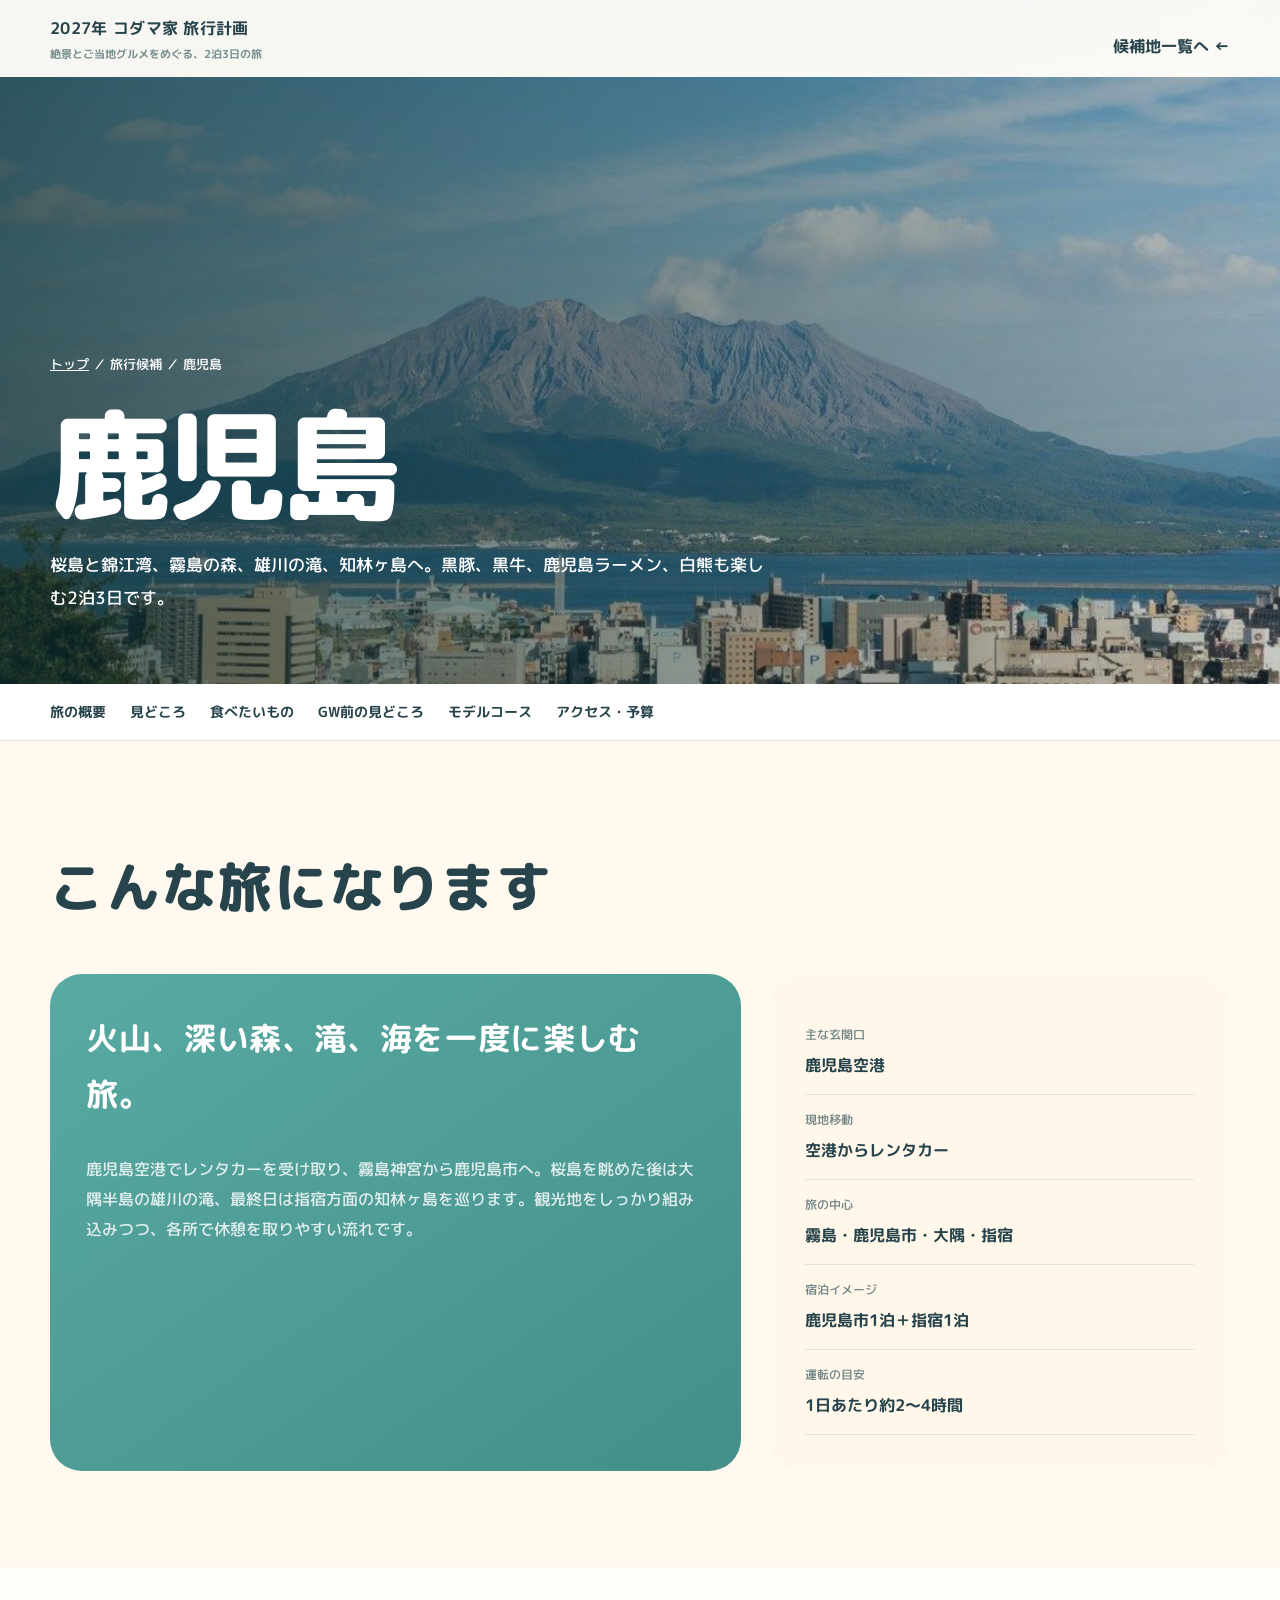
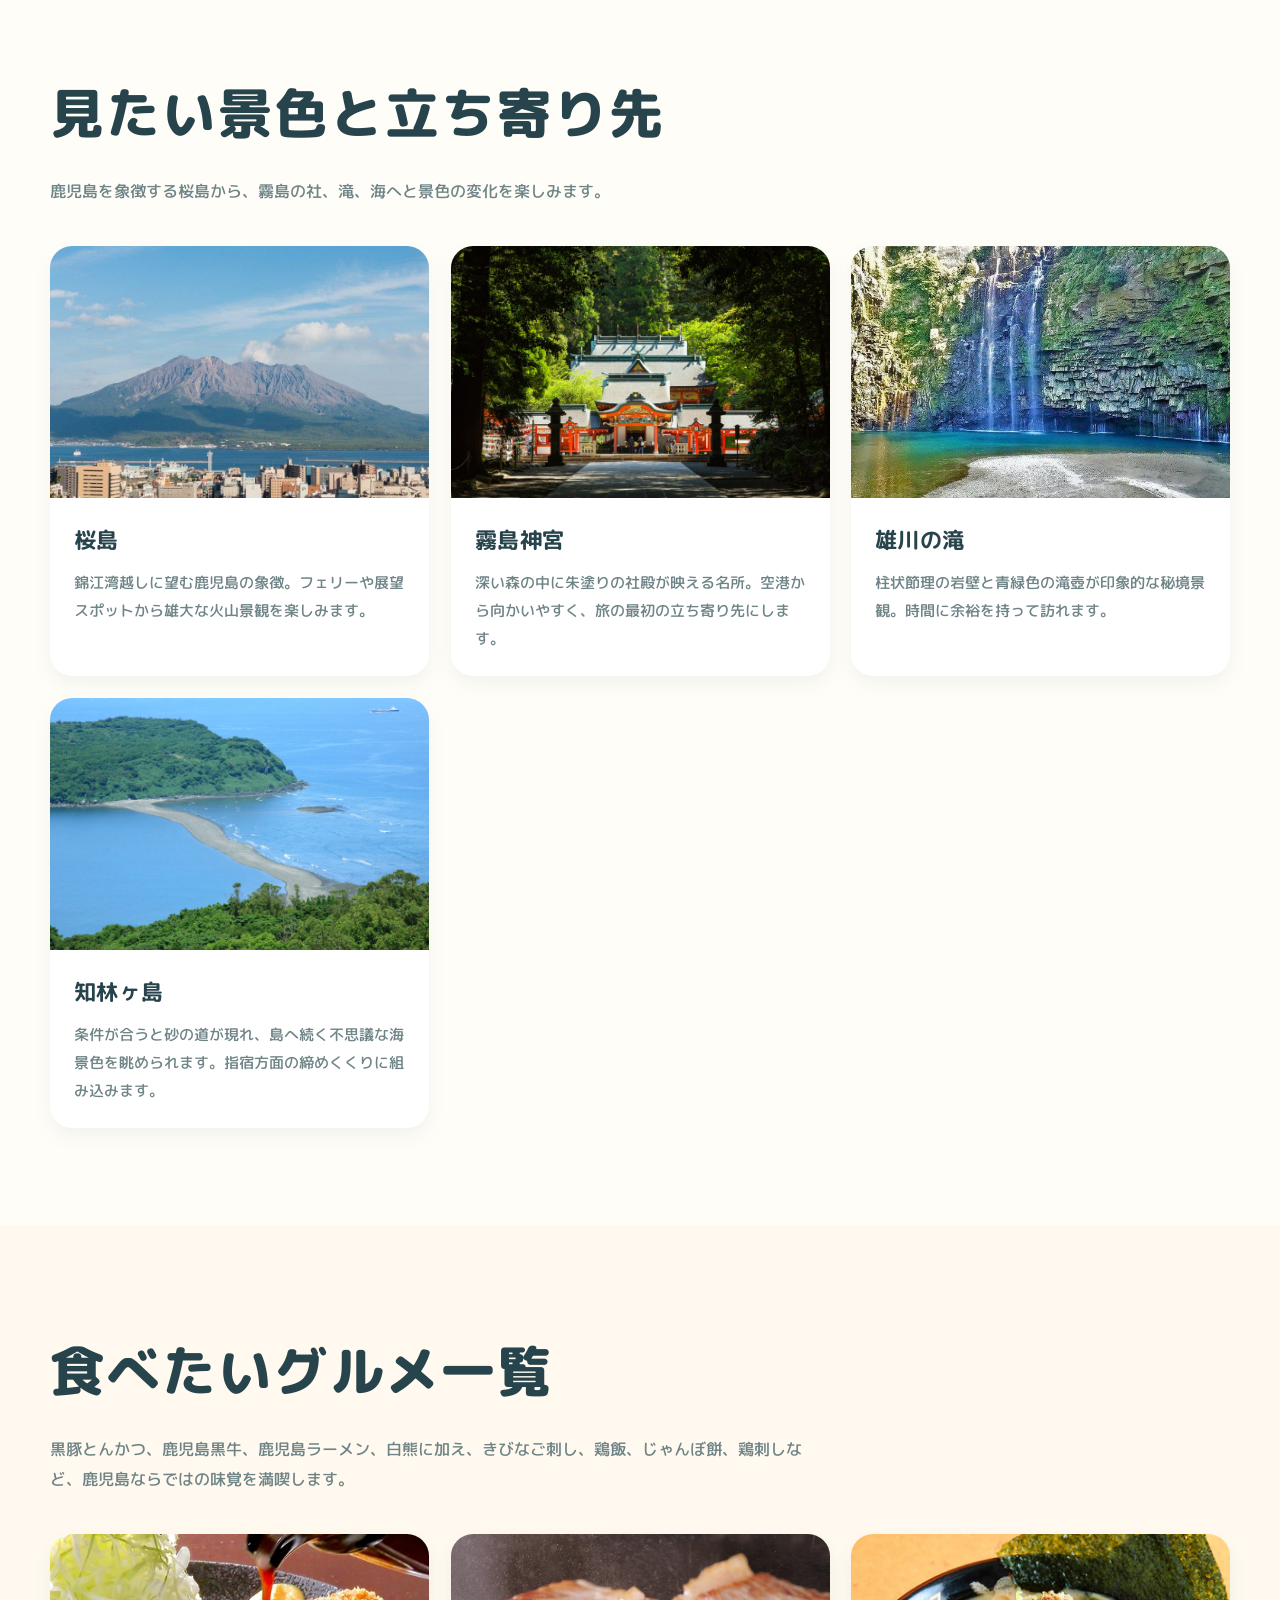
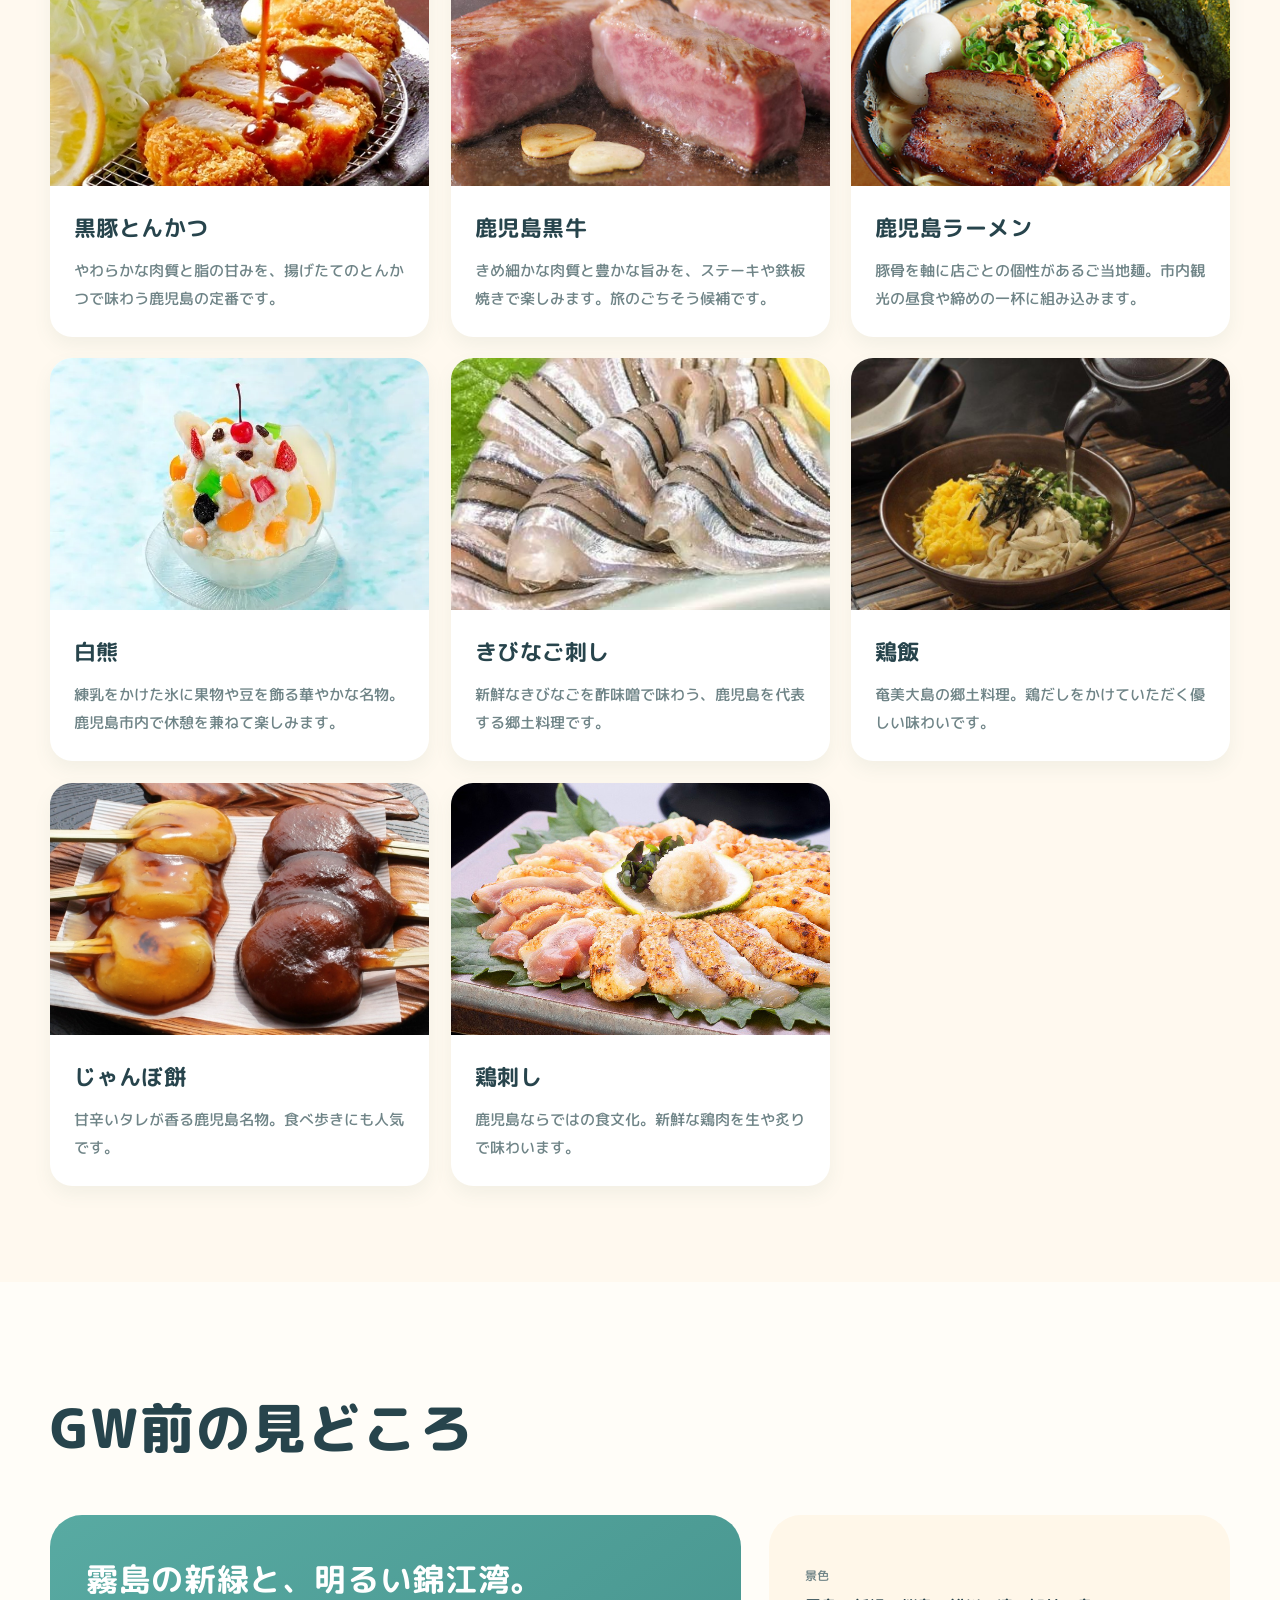
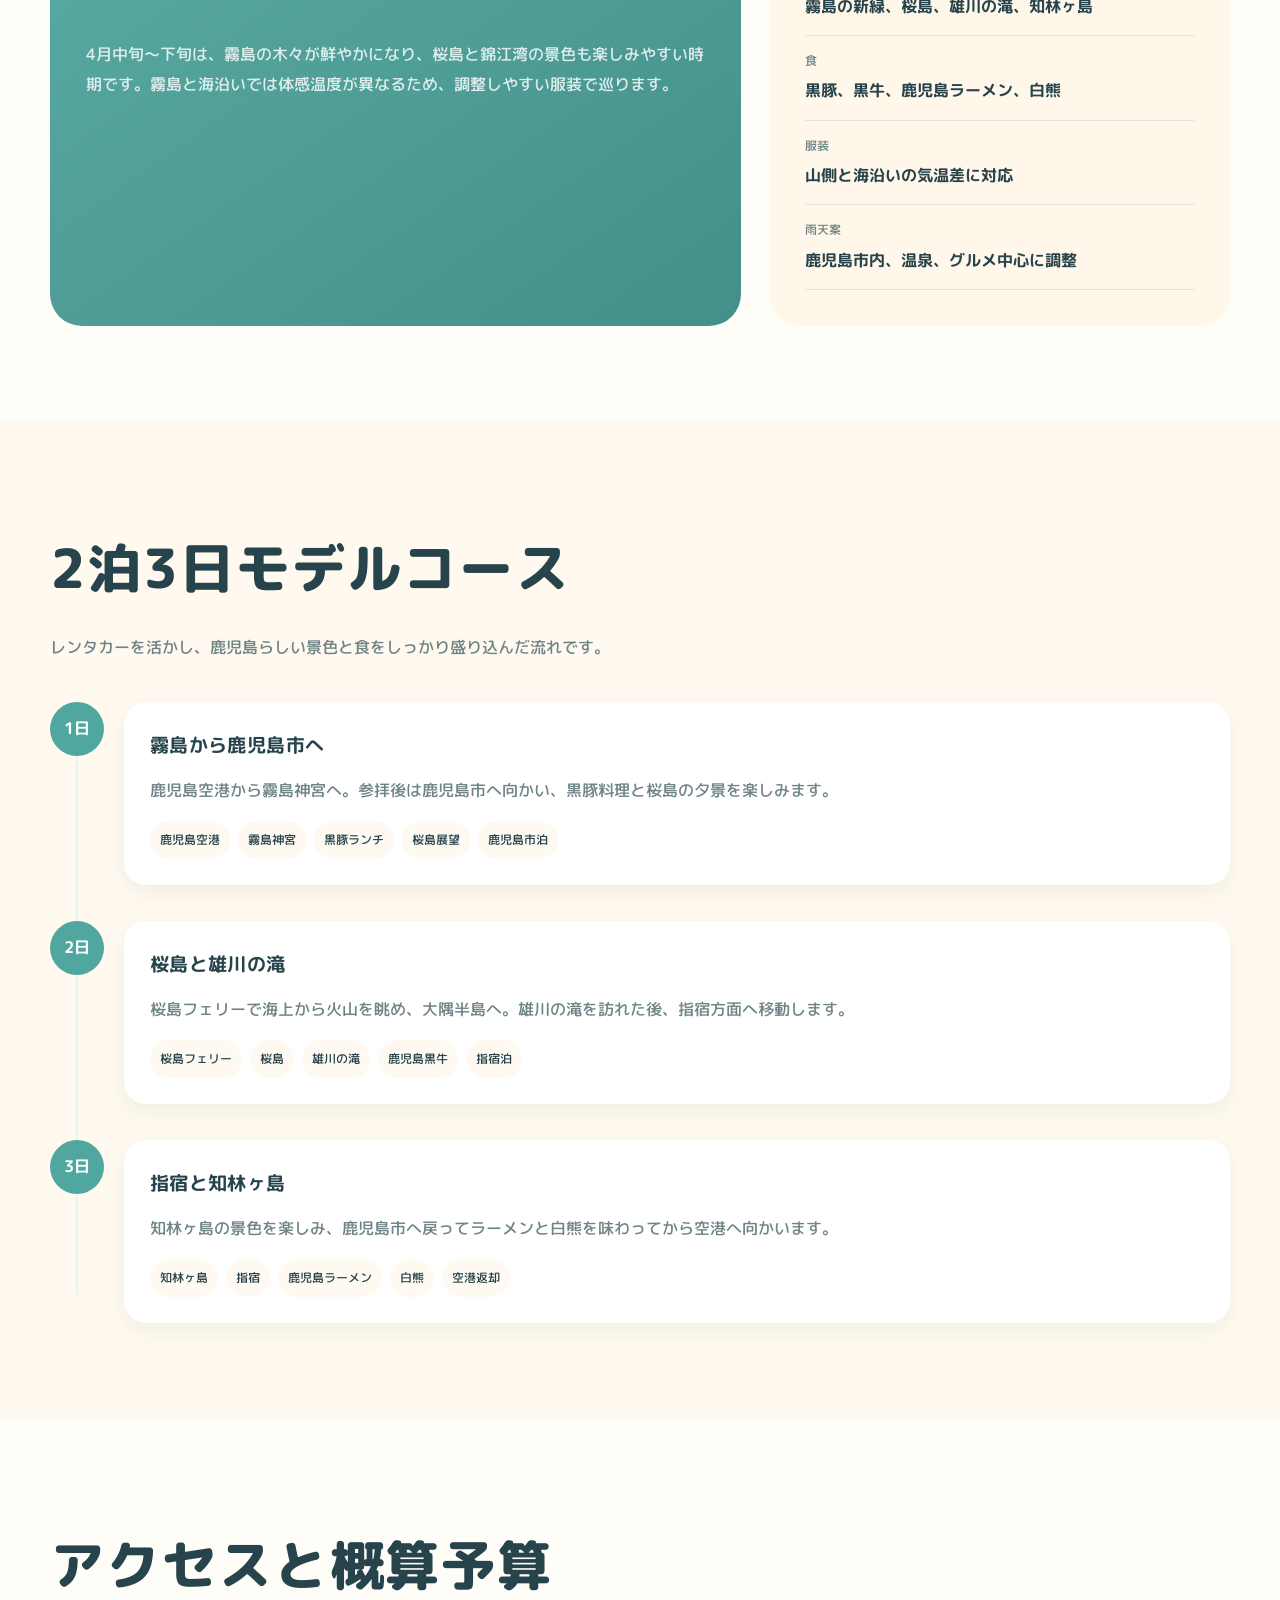
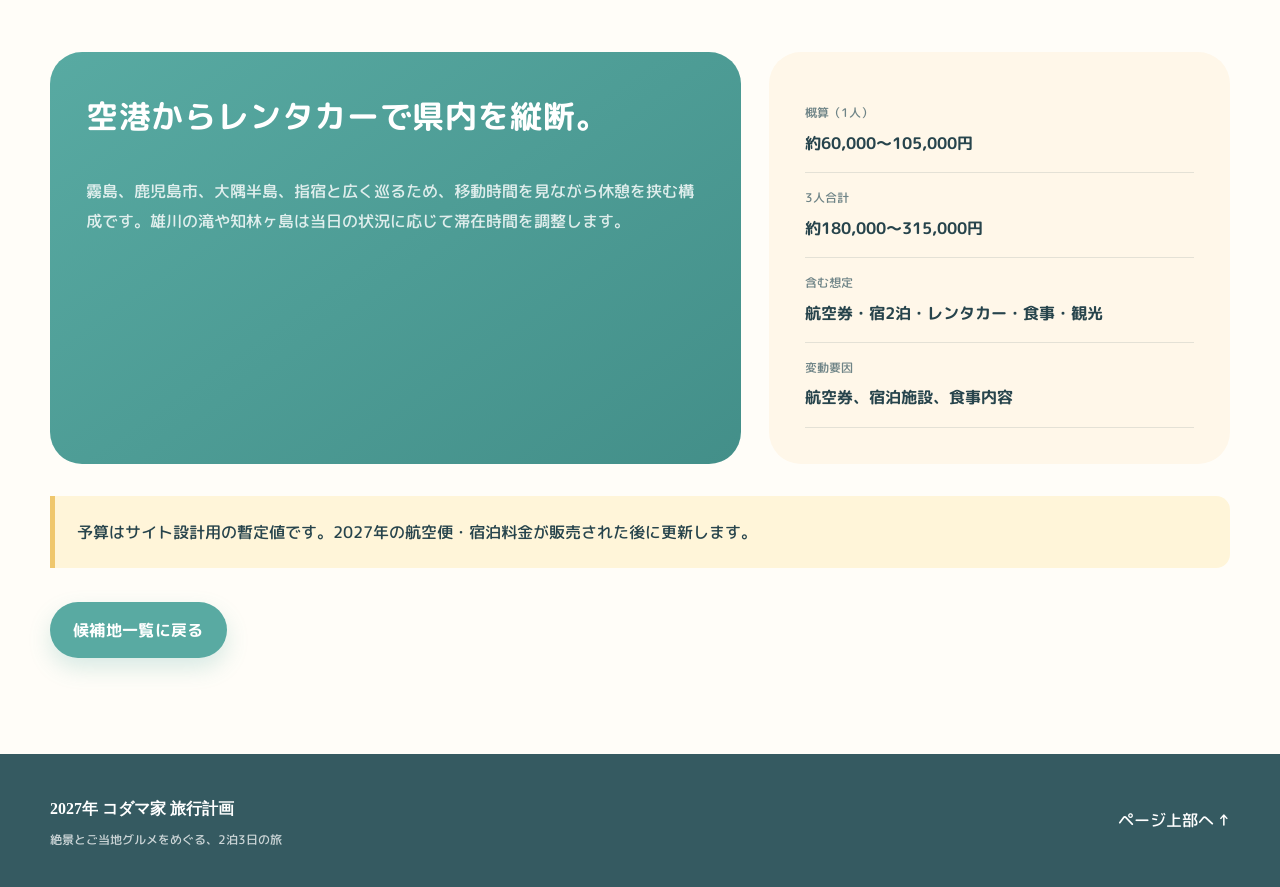
<file: pages/kagoshima.html>
<!DOCTYPE html>
<html lang="ja">
<head>
<meta charset="utf-8"/>
<meta content="width=device-width,initial-scale=1,viewport-fit=cover" name="viewport"/>
<meta content="2027年コダマ家旅行計画・鹿児島候補。桜島、霧島神宮、雄川の滝、知林ヶ島を巡り、鹿児島の景色と名物を楽しむ2泊3日のモデルプラン。" name="description"/>
<meta content="#0f5f63" name="theme-color"/>
<title>鹿児島｜2027年 コダマ家 旅行計画</title>
<link href="../css/style.css" rel="stylesheet"/>
</head>
<body class="detail-page">
<header class="site-header"><div class="header-inner">
<a class="brand" href="../index.html"><span class="brand-name">2027年 コダマ家 旅行計画</span><span class="brand-subtitle">絶景とご当地グルメをめぐる、2泊3日の旅</span></a>
<a class="text-link" href="../index.html#destinations">候補地一覧へ ←</a>
</div></header>
<main>
<section class="detail-hero kagoshima-photo-hero"><div class="detail-hero-inner">
<p class="breadcrumb"><a href="../index.html">トップ</a> ／ 旅行候補 ／ 鹿児島</p>
<h1>鹿児島</h1>
<p class="detail-hero-lead">桜島と錦江湾、霧島の森、雄川の滝、知林ヶ島へ。黒豚、黒牛、鹿児島ラーメン、白熊も楽しむ2泊3日です。</p>
</div></section>
<nav aria-label="鹿児島ページ内メニュー" class="detail-nav"><div class="detail-nav-inner">
<a href="#summary">旅の概要</a><a href="#scenery">見どころ</a><a href="#food">食べたいもの</a><a href="#season">GW前の見どころ</a><a href="#route">モデルコース</a><a href="#access">アクセス・予算</a>
</div></nav>
<section class="detail-section" id="summary"><div class="detail-inner">
<div class="detail-heading"><h2>こんな旅になります</h2></div>
<div class="summary-grid"><article class="story-card"><h3>火山、深い森、滝、海を一度に楽しむ旅。</h3><p>鹿児島空港でレンタカーを受け取り、霧島神宮から鹿児島市へ。桜島を眺めた後は大隅半島の雄川の滝、最終日は指宿方面の知林ヶ島を巡ります。観光地をしっかり組み込みつつ、各所で休憩を取りやすい流れです。</p></article>
<aside class="info-card"><dl><div><dt>主な玄関口</dt><dd>鹿児島空港</dd></div><div><dt>現地移動</dt><dd>空港からレンタカー</dd></div><div><dt>旅の中心</dt><dd>霧島・鹿児島市・大隅・指宿</dd></div><div><dt>宿泊イメージ</dt><dd>鹿児島市1泊＋指宿1泊</dd></div><div><dt>運転の目安</dt><dd>1日あたり約2〜4時間</dd></div></dl></aside></div>
</div></section>
<section class="detail-section" id="scenery"><div class="detail-inner">
<div class="detail-heading"><h2>見たい景色と立ち寄り先</h2><p>鹿児島を象徴する桜島から、霧島の社、滝、海へと景色の変化を楽しみます。</p></div>
<div class="feature-grid kagoshima-feature-grid">
<article class="feature-card"><img alt="桜島" class="card-photo" loading="lazy" src="../images/kagoshima/kagoshima-01-hero.jpeg"/><div class="card-copy"><h3>桜島</h3><p>錦江湾越しに望む鹿児島の象徴。フェリーや展望スポットから雄大な火山景観を楽しみます。</p></div></article>
<article class="feature-card"><img alt="霧島神宮" class="card-photo" loading="lazy" src="../images/kagoshima/kagoshima-02-kirishima.jpg"/><div class="card-copy"><h3>霧島神宮</h3><p>深い森の中に朱塗りの社殿が映える名所。空港から向かいやすく、旅の最初の立ち寄り先にします。</p></div></article>
<article class="feature-card"><img alt="雄川の滝" class="card-photo" loading="lazy" src="../images/kagoshima/kagoshima-03-ogawa.jpg"/><div class="card-copy"><h3>雄川の滝</h3><p>柱状節理の岩壁と青緑色の滝壺が印象的な秘境景観。時間に余裕を持って訪れます。</p></div></article>
<article class="feature-card"><img alt="知林ヶ島" class="card-photo" loading="lazy" src="../images/kagoshima/kagoshima-04-chiringashima.png"/><div class="card-copy"><h3>知林ヶ島</h3><p>条件が合うと砂の道が現れ、島へ続く不思議な海景色を眺められます。指宿方面の締めくくりに組み込みます。</p></div></article>
</div></div></section>
<section class="detail-section" id="food"><div class="detail-inner">
<div class="detail-heading"><h2>食べたいグルメ一覧</h2><p>黒豚とんかつ、鹿児島黒牛、鹿児島ラーメン、白熊に加え、きびなご刺し、鶏飯、じゃんぼ餅、鶏刺しなど、鹿児島ならではの味覚を満喫します。</p></div>
<div class="food-grid kagoshima-food-grid">
<article class="food-card"><img alt="黒豚とんかつ" class="card-photo" loading="lazy" src="../images/kagoshima/kagoshima-05-kurobuta.jpg"/><div class="card-copy"><h3>黒豚とんかつ</h3><p>やわらかな肉質と脂の甘みを、揚げたてのとんかつで味わう鹿児島の定番です。</p></div></article>
<article class="food-card"><img alt="鹿児島黒牛" class="card-photo" loading="lazy" src="../images/kagoshima/kagoshima-06-kuroushi.jpeg"/><div class="card-copy"><h3>鹿児島黒牛</h3><p>きめ細かな肉質と豊かな旨みを、ステーキや鉄板焼きで楽しみます。旅のごちそう候補です。</p></div></article>
<article class="food-card"><img alt="鹿児島ラーメン" class="card-photo" loading="lazy" src="../images/kagoshima/kagoshima-07-ramen.jpg"/><div class="card-copy"><h3>鹿児島ラーメン</h3><p>豚骨を軸に店ごとの個性があるご当地麺。市内観光の昼食や締めの一杯に組み込みます。</p></div></article>
<article class="food-card"><img alt="白熊" class="card-photo" loading="lazy" src="../images/kagoshima/kagoshima-08-shirokuma.webp"/><div class="card-copy"><h3>白熊</h3><p>練乳をかけた氷に果物や豆を飾る華やかな名物。鹿児島市内で休憩を兼ねて楽しみます。</p></div></article>
<article class="food-card"><img alt="きびなご刺し" class="card-photo" loading="lazy" src="../images/kagoshima/kagoshima-09-kibinago.jpg"/><div class="card-copy"><h3>きびなご刺し</h3><p>新鮮なきびなごを酢味噌で味わう、鹿児島を代表する郷土料理です。</p></div></article>
<article class="food-card"><img alt="鶏飯" class="card-photo" loading="lazy" src="../images/kagoshima/kagoshima-10-keihan.jpeg"/><div class="card-copy"><h3>鶏飯</h3><p>奄美大島の郷土料理。鶏だしをかけていただく優しい味わいです。</p></div></article>
<article class="food-card"><img alt="じゃんぼ餅" class="card-photo" loading="lazy" src="../images/kagoshima/kagoshima-11-janbomochi.jpg"/><div class="card-copy"><h3>じゃんぼ餅</h3><p>甘辛いタレが香る鹿児島名物。食べ歩きにも人気です。</p></div></article>
<article class="food-card"><img alt="鶏刺し" class="card-photo" loading="lazy" src="../images/kagoshima/kagoshima-12-torisashi.jpeg"/><div class="card-copy"><h3>鶏刺し</h3><p>鹿児島ならではの食文化。新鮮な鶏肉を生や炙りで味わいます。</p></div></article></div></div></section>
<section class="detail-section" id="season"><div class="detail-inner"><div class="detail-heading"><h2>GW前の見どころ</h2></div>
<div class="summary-grid"><article class="story-card"><h3>霧島の新緑と、明るい錦江湾。</h3><p>4月中旬〜下旬は、霧島の木々が鮮やかになり、桜島と錦江湾の景色も楽しみやすい時期です。霧島と海沿いでは体感温度が異なるため、調整しやすい服装で巡ります。</p></article>
<aside class="info-card"><dl><div><dt>景色</dt><dd>霧島の新緑、桜島、雄川の滝、知林ヶ島</dd></div><div><dt>食</dt><dd>黒豚、黒牛、鹿児島ラーメン、白熊</dd></div><div><dt>服装</dt><dd>山側と海沿いの気温差に対応</dd></div><div><dt>雨天案</dt><dd>鹿児島市内、温泉、グルメ中心に調整</dd></div></dl></aside></div>
</div></section>
<section class="detail-section" id="route"><div class="detail-inner"><div class="detail-heading"><h2>2泊3日モデルコース</h2><p>レンタカーを活かし、鹿児島らしい景色と食をしっかり盛り込んだ流れです。</p></div>
<ol class="route-list">
<li><span class="route-day">1日</span><div class="route-content"><h3>霧島から鹿児島市へ</h3><p>鹿児島空港から霧島神宮へ。参拝後は鹿児島市へ向かい、黒豚料理と桜島の夕景を楽しみます。</p><div class="route-stops"><span>鹿児島空港</span><span>霧島神宮</span><span>黒豚ランチ</span><span>桜島展望</span><span>鹿児島市泊</span></div></div></li>
<li><span class="route-day">2日</span><div class="route-content"><h3>桜島と雄川の滝</h3><p>桜島フェリーで海上から火山を眺め、大隅半島へ。雄川の滝を訪れた後、指宿方面へ移動します。</p><div class="route-stops"><span>桜島フェリー</span><span>桜島</span><span>雄川の滝</span><span>鹿児島黒牛</span><span>指宿泊</span></div></div></li>
<li><span class="route-day">3日</span><div class="route-content"><h3>指宿と知林ヶ島</h3><p>知林ヶ島の景色を楽しみ、鹿児島市へ戻ってラーメンと白熊を味わってから空港へ向かいます。</p><div class="route-stops"><span>知林ヶ島</span><span>指宿</span><span>鹿児島ラーメン</span><span>白熊</span><span>空港返却</span></div></div></li>
</ol></div></section>
<section class="detail-section" id="access"><div class="detail-inner"><div class="detail-heading"><h2>アクセスと概算予算</h2></div>
<div class="summary-grid"><article class="story-card"><h3>空港からレンタカーで県内を縦断。</h3><p>霧島、鹿児島市、大隅半島、指宿と広く巡るため、移動時間を見ながら休憩を挟む構成です。雄川の滝や知林ヶ島は当日の状況に応じて滞在時間を調整します。</p></article>
<aside class="info-card"><dl><div><dt>概算（1人）</dt><dd>約60,000〜105,000円</dd></div><div><dt>3人合計</dt><dd>約180,000〜315,000円</dd></div><div><dt>含む想定</dt><dd>航空券・宿2泊・レンタカー・食事・観光</dd></div><div><dt>変動要因</dt><dd>航空券、宿泊施設、食事内容</dd></div></dl></aside></div>
<div class="notice-card" style="margin-top:32px">予算はサイト設計用の暫定値です。2027年の航空便・宿泊料金が販売された後に更新します。</div>
<a class="button button-primary back-button" href="../index.html#destinations">候補地一覧に戻る</a>
</div></section>
</main>
<footer class="site-footer"><div class="footer-inner"><div><strong>2027年 コダマ家 旅行計画</strong><span class="footer-subtitle">絶景とご当地グルメをめぐる、2泊3日の旅</span></div><a href="#">ページ上部へ ↑</a></div></footer>
<script>const header=document.querySelector('.site-header');const update=()=>header.classList.toggle('scrolled',window.scrollY>24);addEventListener('scroll',update,{passive:true});update();</script>
</body></html>
</file>
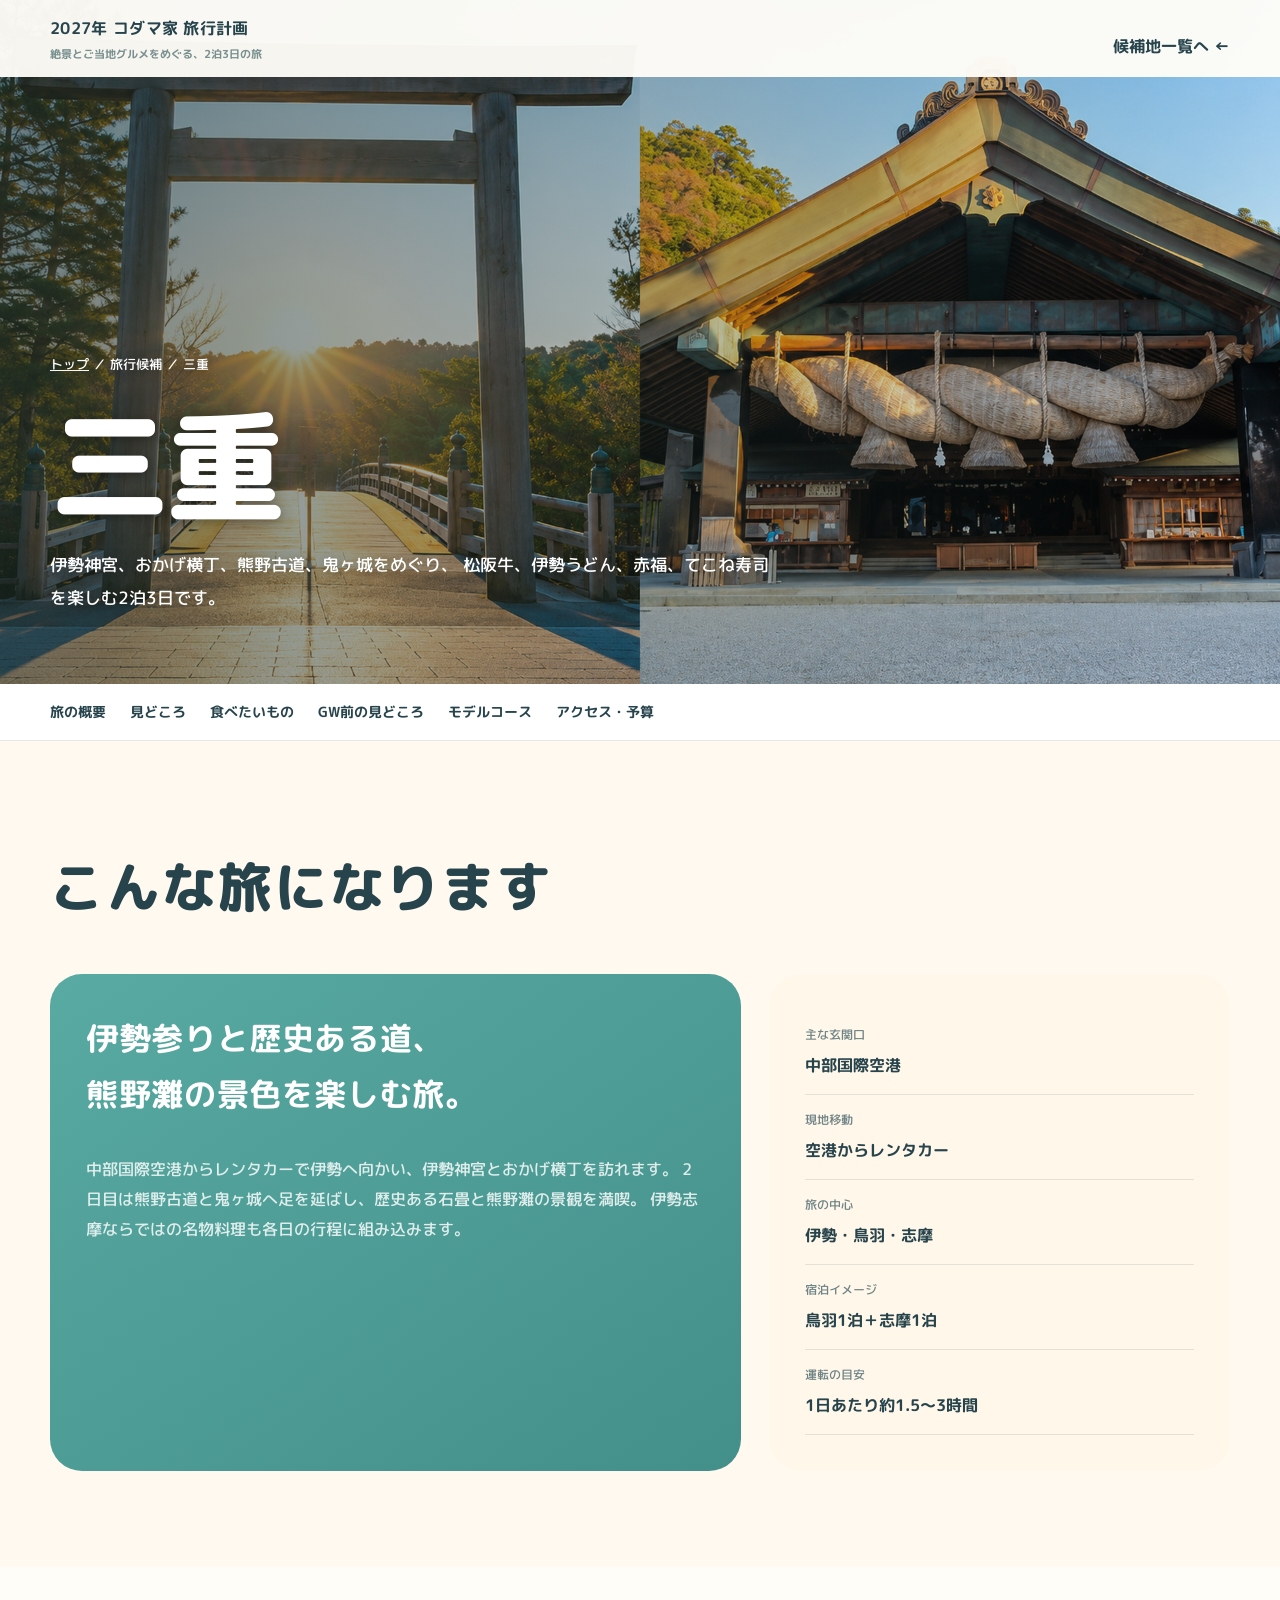
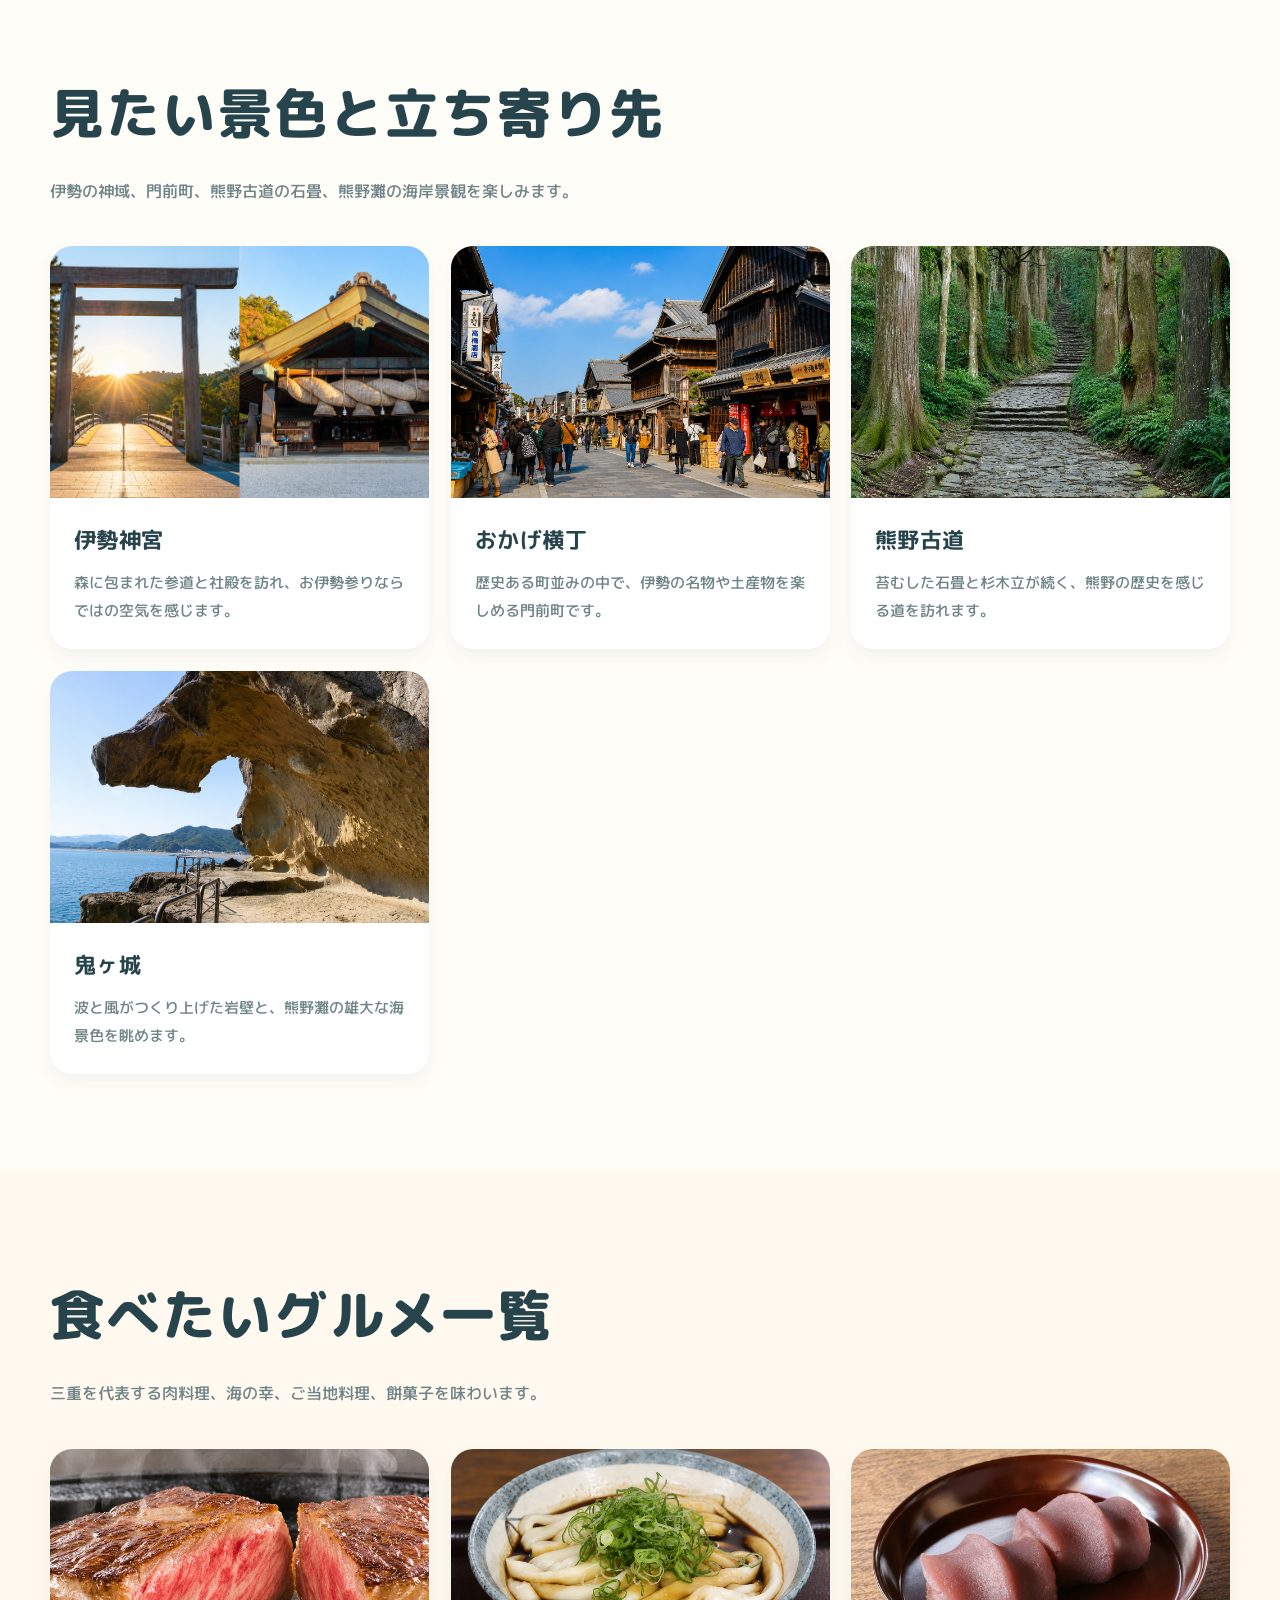
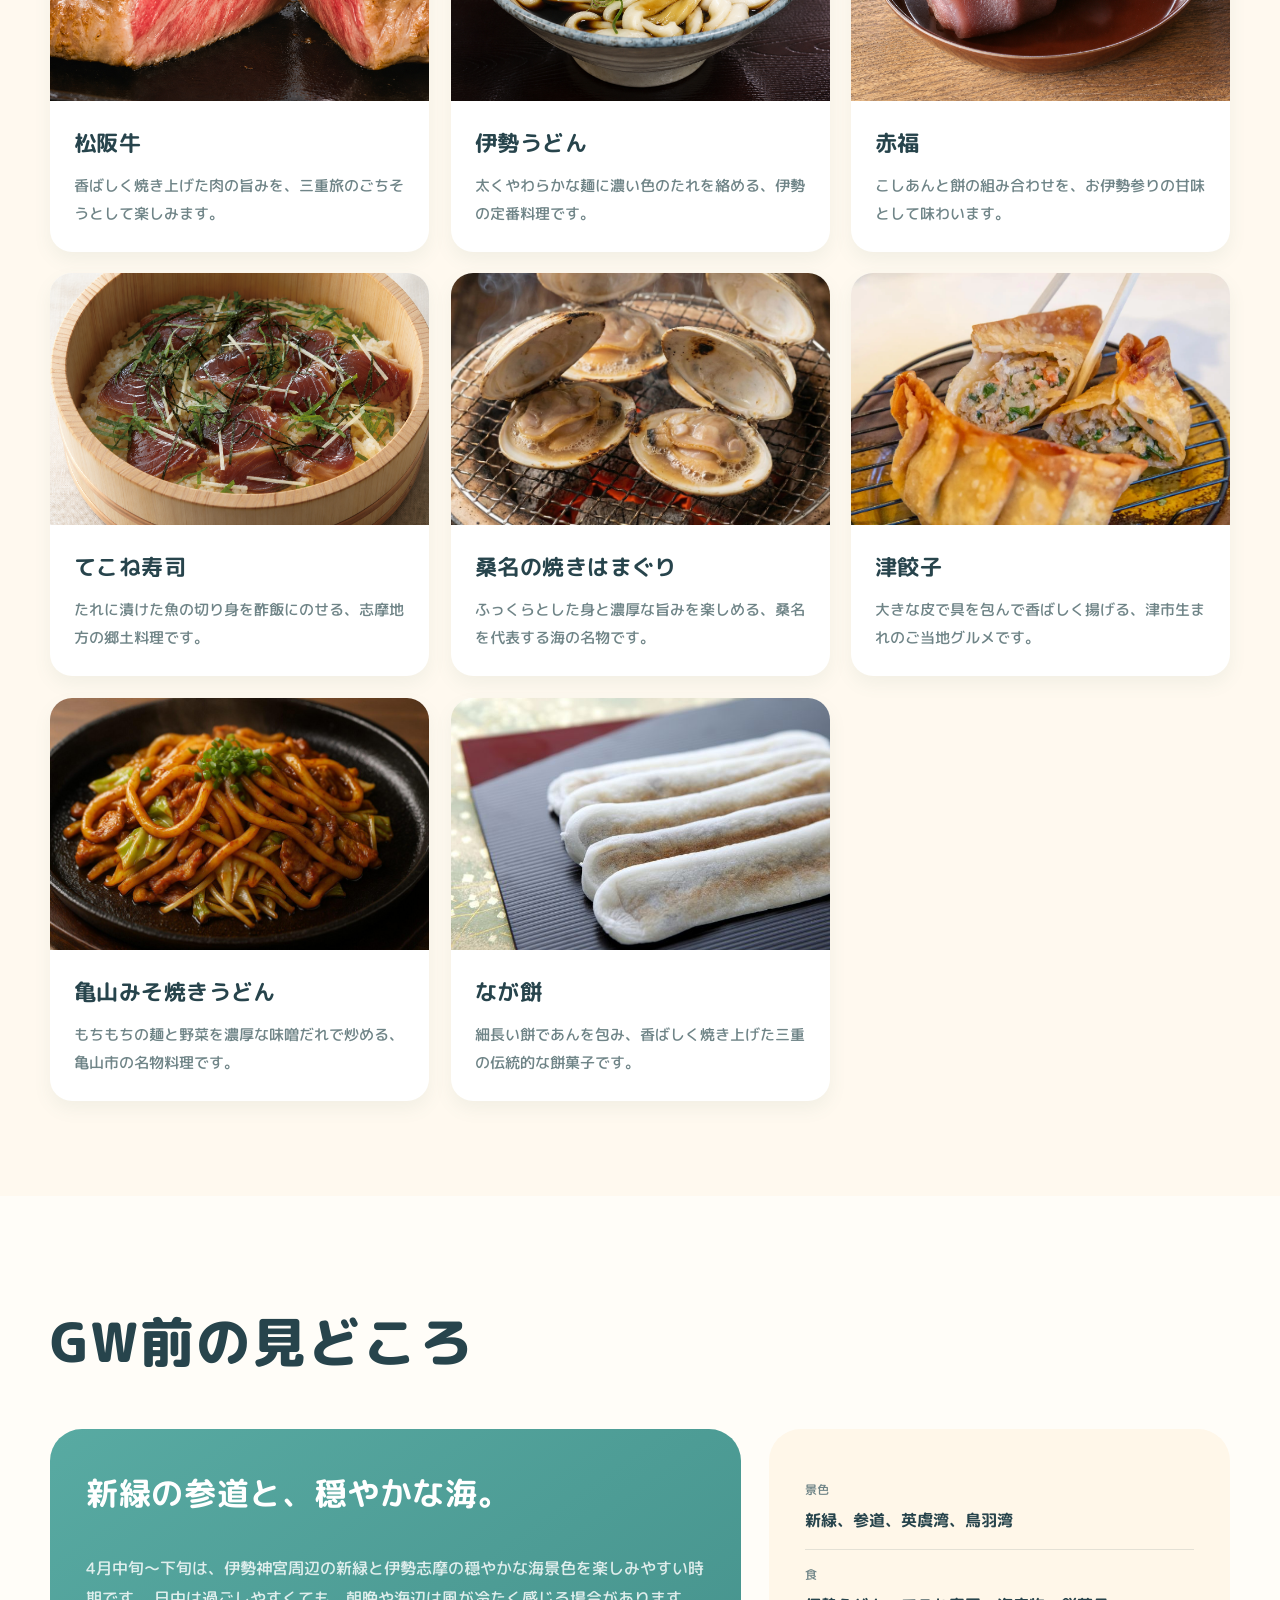
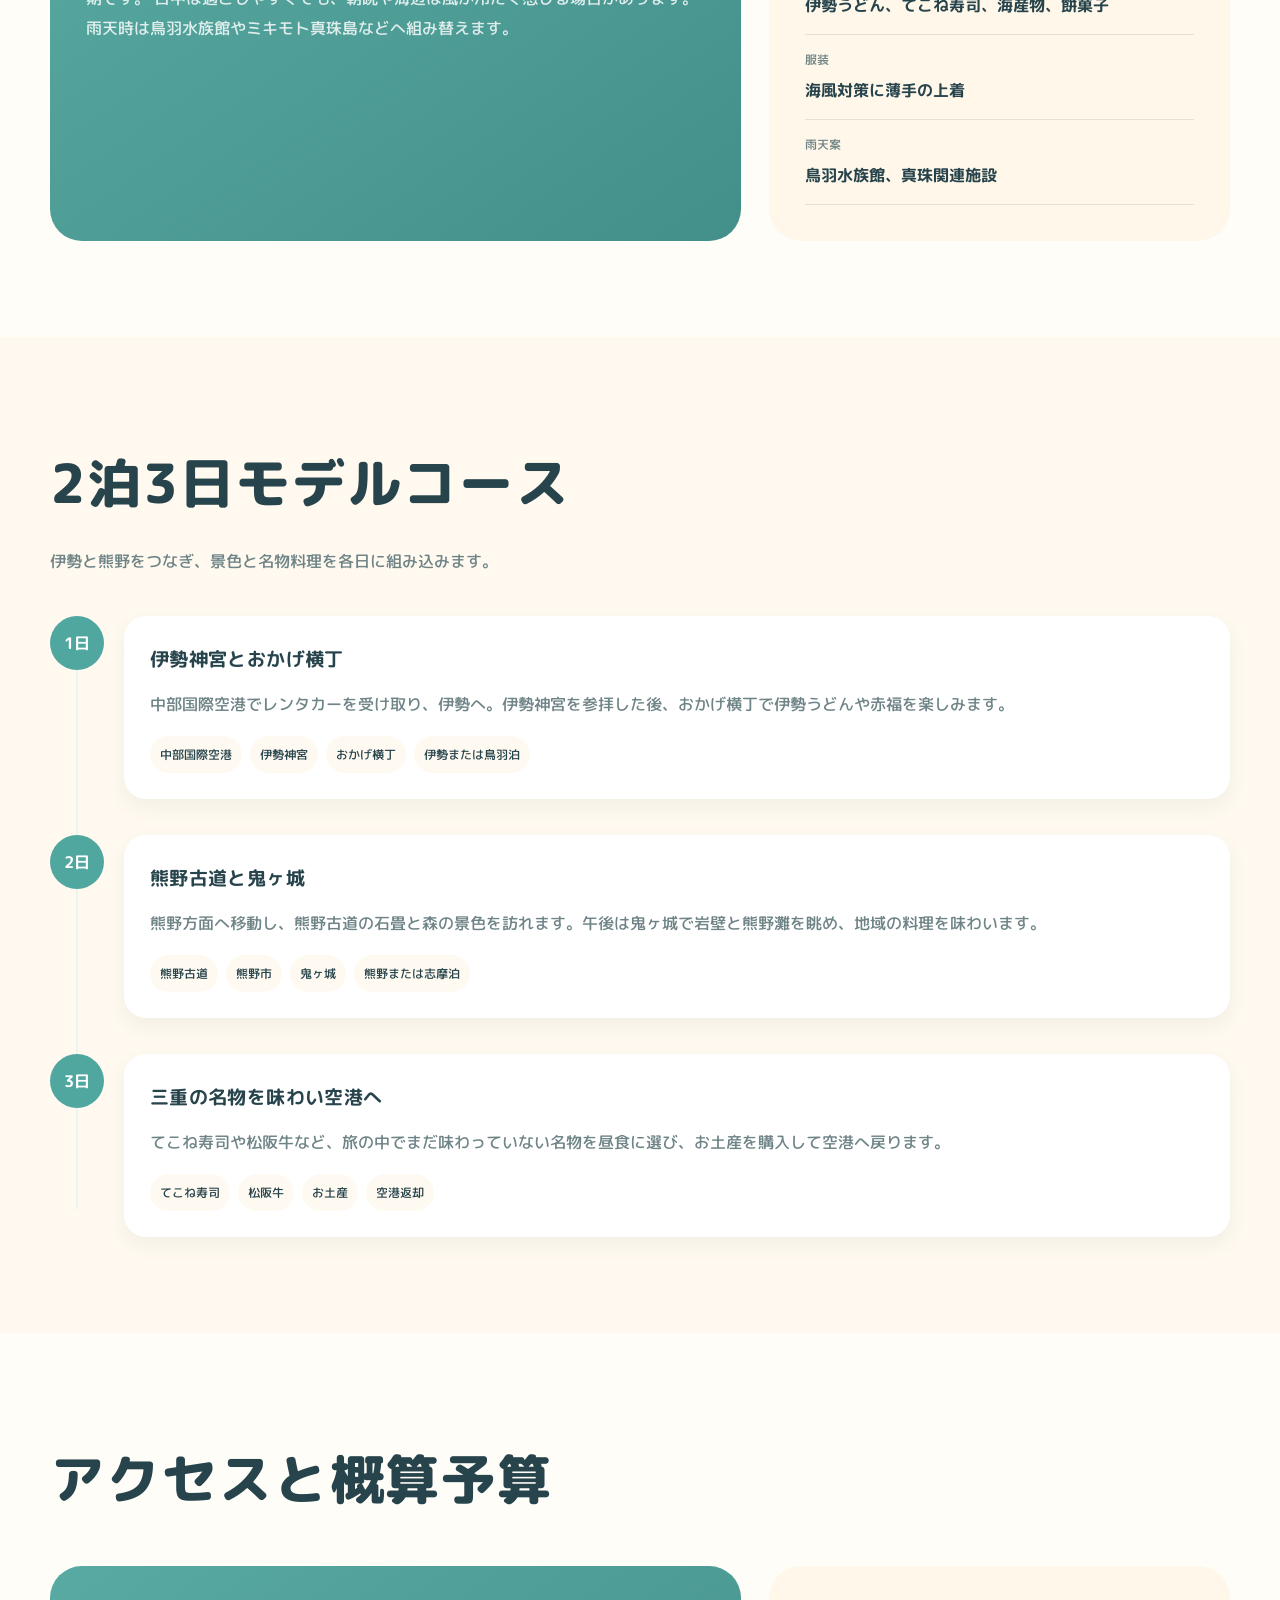
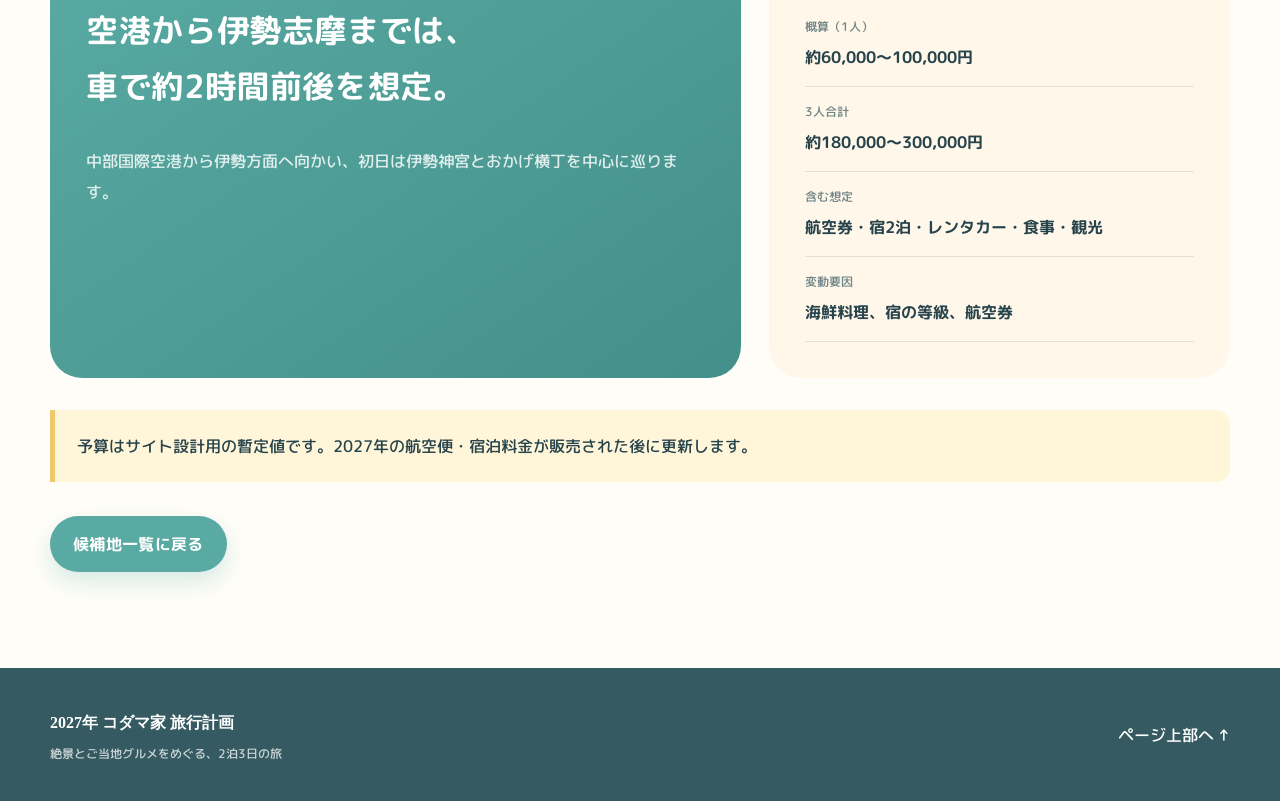
<file: pages/mie.html>
<!DOCTYPE html>
<html lang="ja">
<head>
  <meta charset="UTF-8">
  <meta name="viewport" content="width=device-width,initial-scale=1,viewport-fit=cover">
  <meta name="description" content="2027年コダマ家旅行計画・三重候補。伊勢神宮、鳥羽、英虞湾、伊勢志摩グルメを楽しむ2泊3日のモデルプラン。">
  <meta name="theme-color" content="#347162">
  <title>三重｜2027年 コダマ家 旅行計画</title>
  <link rel="stylesheet" href="../css/style.css">
</head>
<body class="detail-page">
  <header class="site-header">
    <div class="header-inner">
      <a href="../index.html" class="brand">
        <span class="brand-name">2027年 コダマ家 旅行計画</span>
        <span class="brand-subtitle">絶景とご当地グルメをめぐる、2泊3日の旅</span>
      </a>
      <a class="text-link" href="../index.html#destinations">候補地一覧へ ←</a>
    </div>
  </header>

  <main>
    <section class="detail-hero mie-photo-hero">
      <div class="detail-hero-inner">
        <p class="breadcrumb"><a href="../index.html">トップ</a> ／ 旅行候補 ／ 三重</p>
        <h1>三重</h1>
        <p class="detail-hero-lead">
          伊勢神宮、おかげ横丁、熊野古道、鬼ヶ城をめぐり、
          松阪牛、伊勢うどん、赤福、てこね寿司を楽しむ2泊3日です。
        </p>
      </div>
    </section>

    <nav class="detail-nav" aria-label="三重ページ内メニュー">
      <div class="detail-nav-inner">
        <a href="#summary">旅の概要</a>
        <a href="#scenery">見どころ</a>
        <a href="#food">食べたいもの</a>
        <a href="#season">GW前の見どころ</a>
        <a href="#route">モデルコース</a>
        <a href="#access">アクセス・予算</a>
      </div>
    </nav>

    <section class="detail-section" id="summary">
      <div class="detail-inner">
        <div class="detail-heading">
<h2>こんな旅になります</h2>
        </div>
        <div class="summary-grid">
          <article class="story-card">
            <h3>伊勢参りと歴史ある道、<br>熊野灘の景色を楽しむ旅。</h3>
            <p>
              中部国際空港からレンタカーで伊勢へ向かい、伊勢神宮とおかげ横丁を訪れます。
              2日目は熊野古道と鬼ヶ城へ足を延ばし、歴史ある石畳と熊野灘の景観を満喫。
              伊勢志摩ならではの名物料理も各日の行程に組み込みます。
            </p>
          </article>
          <aside class="info-card">
            <dl>
              <div><dt>主な玄関口</dt><dd>中部国際空港</dd></div>
              <div><dt>現地移動</dt><dd>空港からレンタカー</dd></div>
              <div><dt>旅の中心</dt><dd>伊勢・鳥羽・志摩</dd></div>
              <div><dt>宿泊イメージ</dt><dd>鳥羽1泊＋志摩1泊</dd></div>
              <div><dt>運転の目安</dt><dd>1日あたり約1.5〜3時間</dd></div>
            </dl>
          </aside>
        </div>
      </div>
    </section>

    <section class="detail-section" id="scenery">
      <div class="detail-inner">
        <div class="detail-heading">
          <h2>見たい景色と立ち寄り先</h2>
          <p>伊勢の神域、門前町、熊野古道の石畳、熊野灘の海岸景観を楽しみます。</p>
        </div>
        <div class="feature-grid mie-feature-grid">
          <article class="feature-card">
            <img class="card-photo" src="../images/mie/mie-01-hero.png" alt="伊勢神宮" loading="lazy">
            <div class="card-copy"><h3>伊勢神宮</h3><p>森に包まれた参道と社殿を訪れ、お伊勢参りならではの空気を感じます。</p></div>
          </article>
          <article class="feature-card">
            <img class="card-photo" src="../images/mie/mie-02-okageyokocho.png" alt="おかげ横丁" loading="lazy">
            <div class="card-copy"><h3>おかげ横丁</h3><p>歴史ある町並みの中で、伊勢の名物や土産物を楽しめる門前町です。</p></div>
          </article>
          <article class="feature-card">
            <img class="card-photo" src="../images/mie/mie-03-kumanokodo.png" alt="熊野古道の石畳" loading="lazy">
            <div class="card-copy"><h3>熊野古道</h3><p>苔むした石畳と杉木立が続く、熊野の歴史を感じる道を訪れます。</p></div>
          </article>
          <article class="feature-card">
            <img class="card-photo" src="../images/mie/mie-04-onigajo.png" alt="鬼ヶ城の岩壁と熊野灘" loading="lazy">
            <div class="card-copy"><h3>鬼ヶ城</h3><p>波と風がつくり上げた岩壁と、熊野灘の雄大な海景色を眺めます。</p></div>
          </article>
        </div>
      </div>
    </section>

    <section class="detail-section" id="food">
      <div class="detail-inner">
        <div class="detail-heading">
          <h2>食べたいグルメ一覧</h2>
          <p>三重を代表する肉料理、海の幸、ご当地料理、餅菓子を味わいます。</p>
        </div>
        <div class="food-grid mie-food-grid">
          <article class="food-card">
            <img class="card-photo" src="../images/mie/mie-05-matsusakabeef.png" alt="松阪牛のステーキ" loading="lazy">
            <div class="card-copy"><h3>松阪牛</h3><p>香ばしく焼き上げた肉の旨みを、三重旅のごちそうとして楽しみます。</p></div>
          </article>
          <article class="food-card">
            <img class="card-photo" src="../images/mie/mie-06-iseudon.png" alt="伊勢うどん" loading="lazy">
            <div class="card-copy"><h3>伊勢うどん</h3><p>太くやわらかな麺に濃い色のたれを絡める、伊勢の定番料理です。</p></div>
          </article>
          <article class="food-card">
            <img class="card-photo" src="../images/mie/mie-07-akafuku.png" alt="赤福" loading="lazy">
            <div class="card-copy"><h3>赤福</h3><p>こしあんと餅の組み合わせを、お伊勢参りの甘味として味わいます。</p></div>
          </article>
          <article class="food-card">
            <img class="card-photo" src="../images/mie/mie-08-tekonezushi.png" alt="てこね寿司" loading="lazy">
            <div class="card-copy"><h3>てこね寿司</h3><p>たれに漬けた魚の切り身を酢飯にのせる、志摩地方の郷土料理です。</p></div>
          </article>
          <article class="food-card">
            <img class="card-photo" src="../images/mie/mie-09-kuwana-hamaguri.jpg" alt="桑名の焼きはまぐり" loading="lazy">
            <div class="card-copy"><h3>桑名の焼きはまぐり</h3><p>ふっくらとした身と濃厚な旨みを楽しめる、桑名を代表する海の名物です。</p></div>
          </article>
          <article class="food-card">
            <img class="card-photo" src="../images/mie/mie-10-tsu-gyoza.webp" alt="津餃子" loading="lazy">
            <div class="card-copy"><h3>津餃子</h3><p>大きな皮で具を包んで香ばしく揚げる、津市生まれのご当地グルメです。</p></div>
          </article>
          <article class="food-card">
            <img class="card-photo" src="../images/mie/mie-11-kameyama-misoyakiudon.jpg" alt="亀山みそ焼きうどん" loading="lazy">
            <div class="card-copy"><h3>亀山みそ焼きうどん</h3><p>もちもちの麺と野菜を濃厚な味噌だれで炒める、亀山市の名物料理です。</p></div>
          </article>
          <article class="food-card">
            <img class="card-photo" src="../images/mie/mie-12-nagamochi.jpg" alt="なが餅" loading="lazy">
            <div class="card-copy"><h3>なが餅</h3><p>細長い餅であんを包み、香ばしく焼き上げた三重の伝統的な餅菓子です。</p></div>
          </article>
        </div>
      </div>
    </section>

    <section class="detail-section" id="season">
      <div class="detail-inner">
        <div class="detail-heading">
<h2>GW前の見どころ</h2>
        </div>
        <div class="summary-grid">
          <article class="story-card">
            <h3>新緑の参道と、穏やかな海。</h3>
            <p>
              4月中旬〜下旬は、伊勢神宮周辺の新緑と伊勢志摩の穏やかな海景色を楽しみやすい時期です。
              日中は過ごしやすくても、朝晩や海辺は風が冷たく感じる場合があります。
              雨天時は鳥羽水族館やミキモト真珠島などへ組み替えます。
            </p>
          </article>
          <aside class="info-card">
            <dl>
              <div><dt>景色</dt><dd>新緑、参道、英虞湾、鳥羽湾</dd></div>
              <div><dt>食</dt><dd>伊勢うどん、てこね寿司、海産物、餅菓子</dd></div>
              <div><dt>服装</dt><dd>海風対策に薄手の上着</dd></div>
              <div><dt>雨天案</dt><dd>鳥羽水族館、真珠関連施設</dd></div>
            </dl>
          </aside>
        </div>
      </div>
    </section>

    <section class="detail-section" id="route">
      <div class="detail-inner">
        <div class="detail-heading">
          <h2>2泊3日モデルコース</h2>
          <p>伊勢と熊野をつなぎ、景色と名物料理を各日に組み込みます。</p>
        </div>
        <ol class="route-list">
          <li>
            <span class="route-day">1日</span>
            <div class="route-content">
              <h3>伊勢神宮とおかげ横丁</h3>
              <p>中部国際空港でレンタカーを受け取り、伊勢へ。伊勢神宮を参拝した後、おかげ横丁で伊勢うどんや赤福を楽しみます。</p>
              <div class="route-stops"><span>中部国際空港</span><span>伊勢神宮</span><span>おかげ横丁</span><span>伊勢または鳥羽泊</span></div>
            </div>
          </li>
          <li>
            <span class="route-day">2日</span>
            <div class="route-content">
              <h3>熊野古道と鬼ヶ城</h3>
              <p>熊野方面へ移動し、熊野古道の石畳と森の景色を訪れます。午後は鬼ヶ城で岩壁と熊野灘を眺め、地域の料理を味わいます。</p>
              <div class="route-stops"><span>熊野古道</span><span>熊野市</span><span>鬼ヶ城</span><span>熊野または志摩泊</span></div>
            </div>
          </li>
          <li>
            <span class="route-day">3日</span>
            <div class="route-content">
              <h3>三重の名物を味わい空港へ</h3>
              <p>てこね寿司や松阪牛など、旅の中でまだ味わっていない名物を昼食に選び、お土産を購入して空港へ戻ります。</p>
              <div class="route-stops"><span>てこね寿司</span><span>松阪牛</span><span>お土産</span><span>空港返却</span></div>
            </div>
          </li>
        </ol>
      </div>
    </section>

    <section class="detail-section" id="access">
      <div class="detail-inner">
        <div class="detail-heading">
<h2>アクセスと概算予算</h2>
        </div>
        <div class="summary-grid">
          <article class="story-card">
            <h3>空港から伊勢志摩までは、<br>車で約2時間前後を想定。</h3>
            <p>
              中部国際空港から伊勢方面へ向かい、初日は伊勢神宮とおかげ横丁を中心に巡ります。
            </p>
          </article>
          <aside class="info-card">
            <dl>
              <div><dt>概算（1人）</dt><dd>約60,000〜100,000円</dd></div>
              <div><dt>3人合計</dt><dd>約180,000〜300,000円</dd></div>
              <div><dt>含む想定</dt><dd>航空券・宿2泊・レンタカー・食事・観光</dd></div>
              <div><dt>変動要因</dt><dd>海鮮料理、宿の等級、航空券</dd></div>
            </dl>
          </aside>
        </div>
        <div class="notice-card" style="margin-top:32px">
          予算はサイト設計用の暫定値です。2027年の航空便・宿泊料金が販売された後に更新します。
        </div>
        <a class="button button-primary back-button" href="../index.html#destinations">候補地一覧に戻る</a>
      </div>
    </section>
  </main>

  <footer class="site-footer">
    <div class="footer-inner">
      <div><strong>2027年 コダマ家 旅行計画</strong><span class="footer-subtitle">絶景とご当地グルメをめぐる、2泊3日の旅</span></div>
      <a href="#">ページ上部へ ↑</a>
    </div>
  </footer>
  <script>
    const header=document.querySelector(".site-header");
    const update=()=>header.classList.toggle("scrolled",window.scrollY>24);
    addEventListener("scroll",update,{passive:true});update();
  </script>
</body>
</html>
</file>
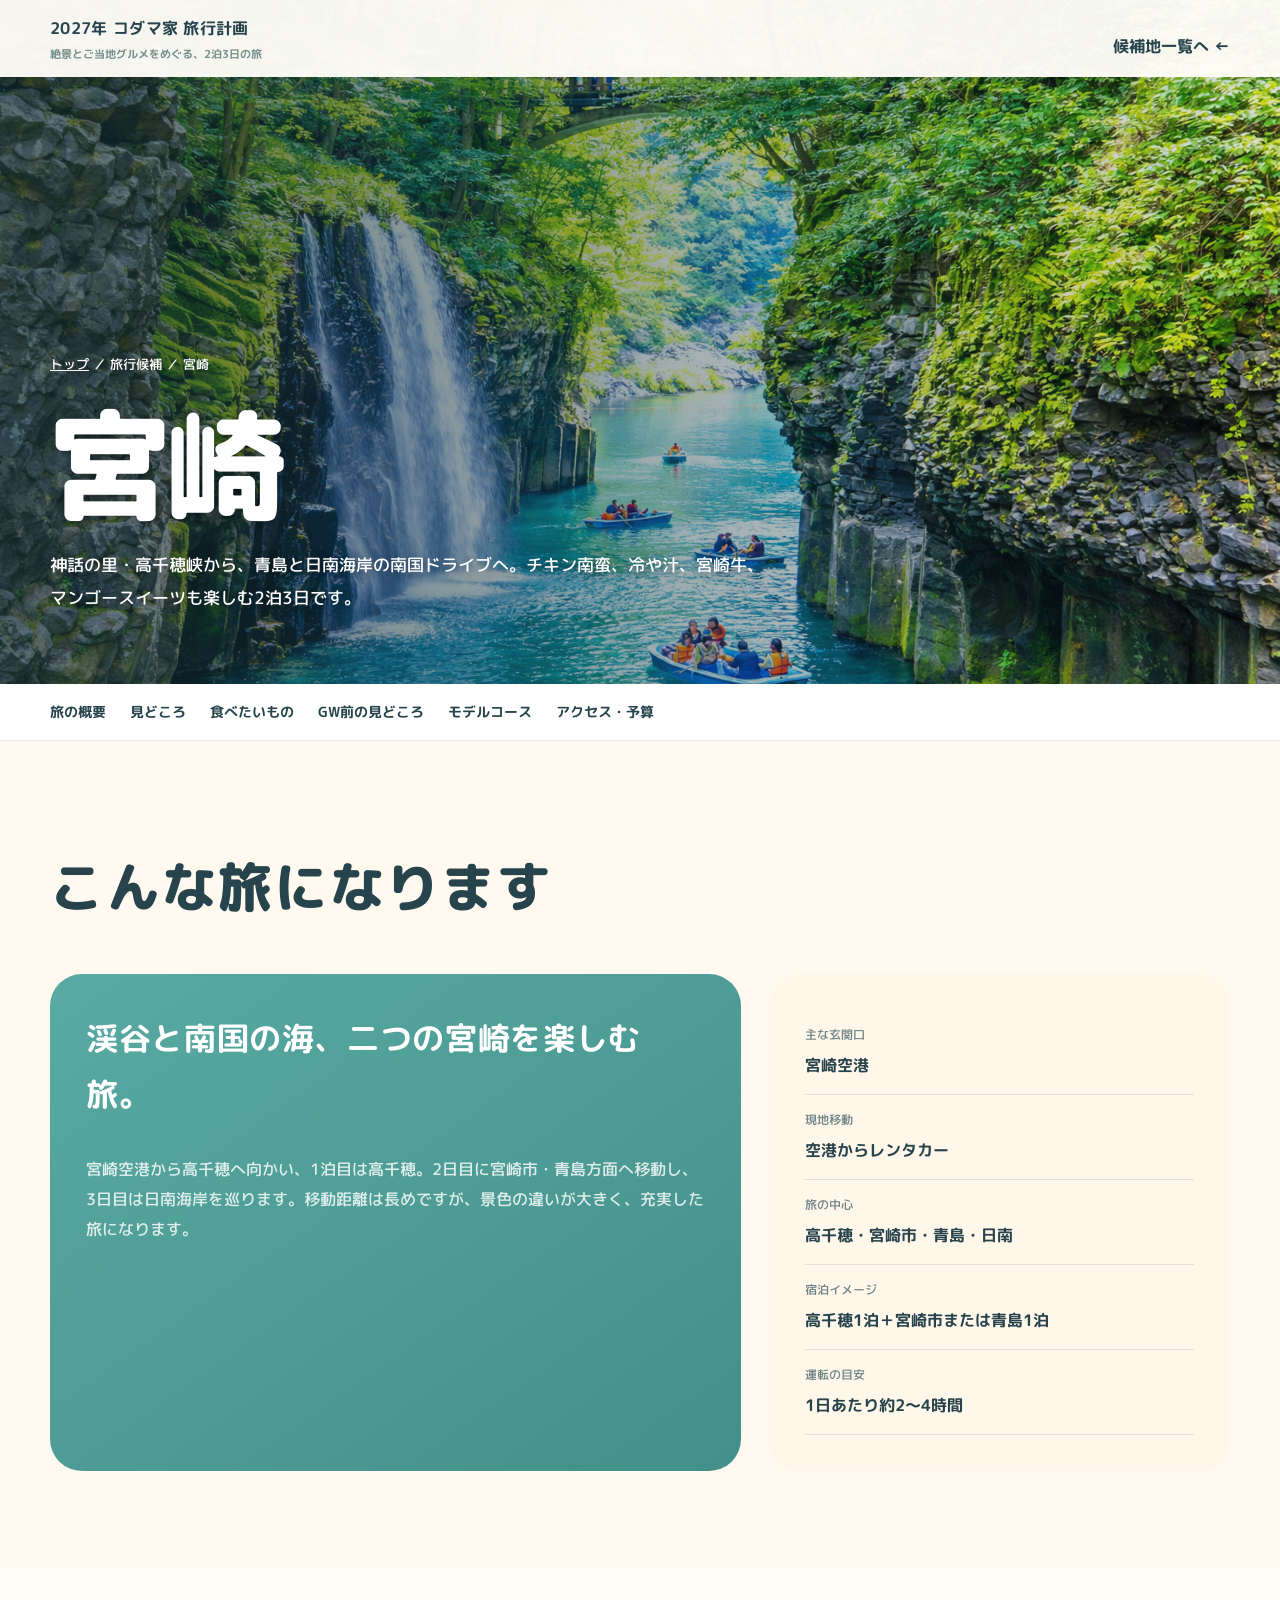
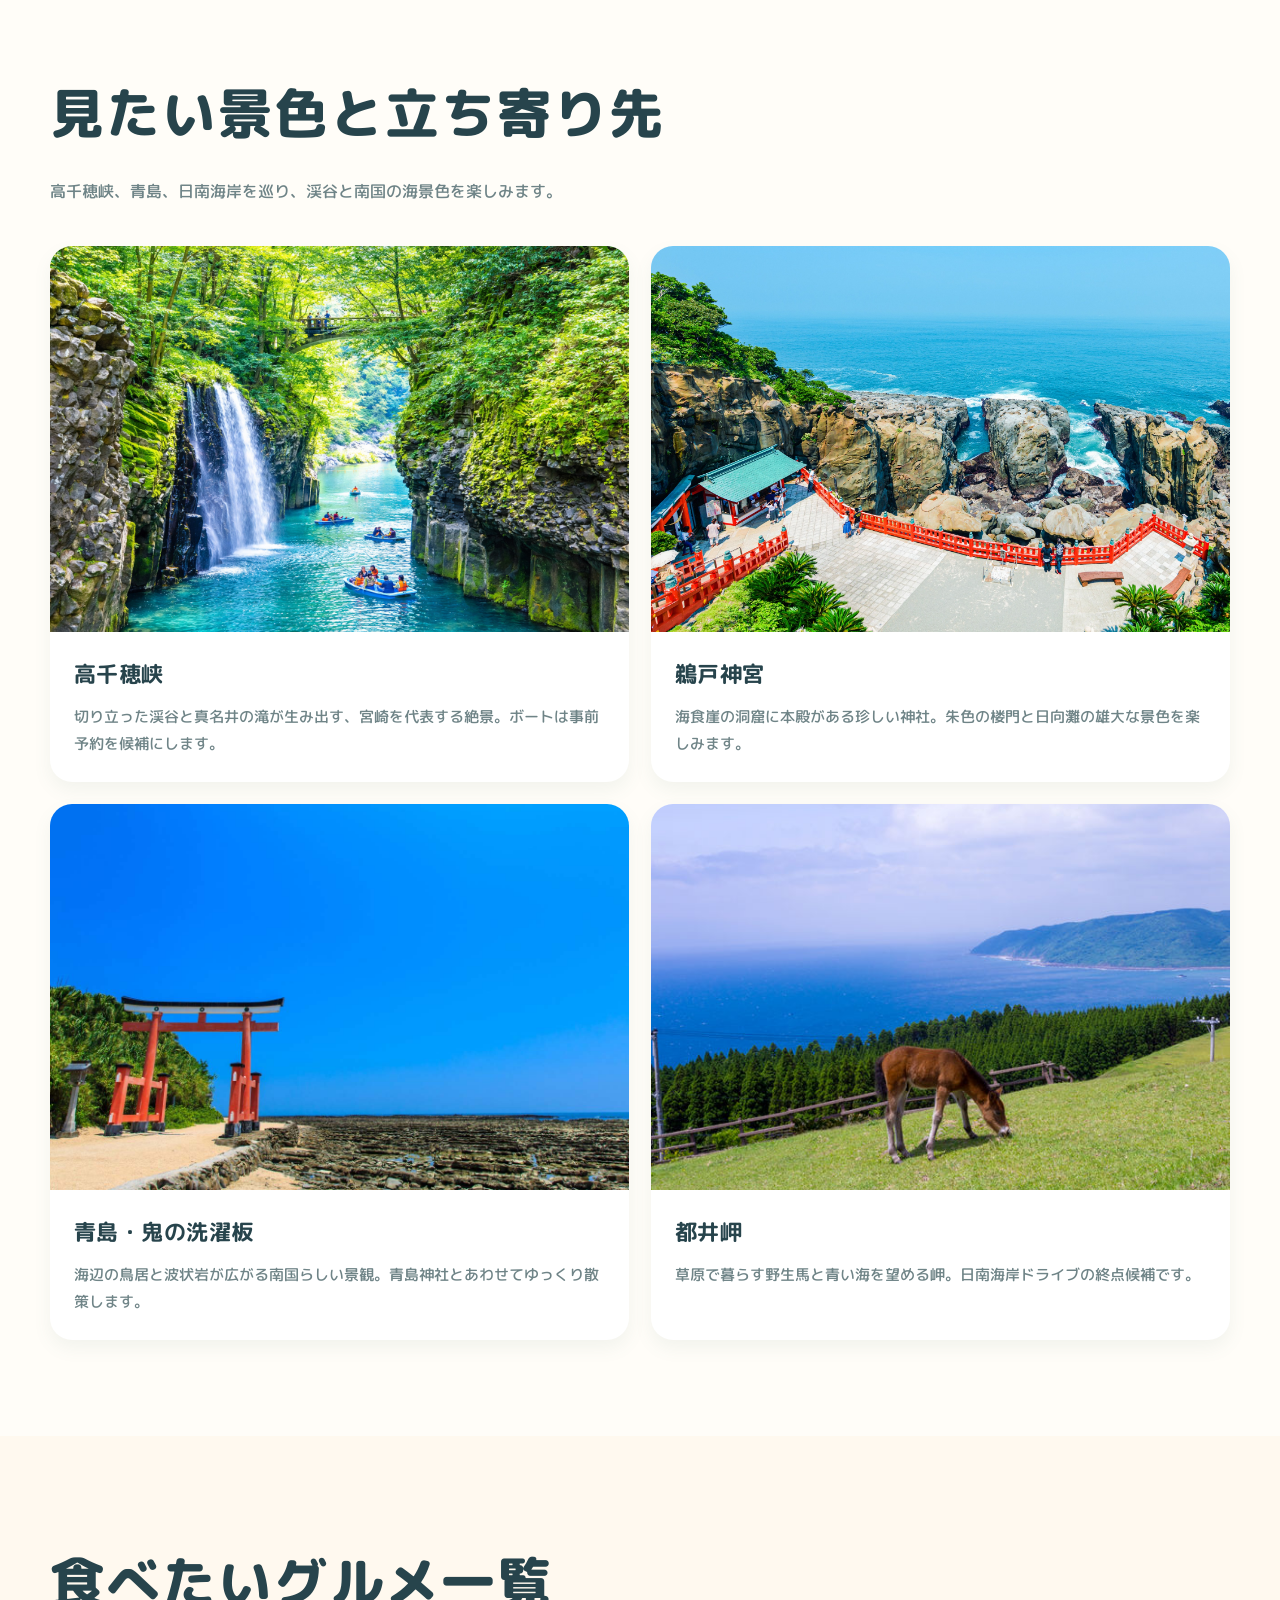
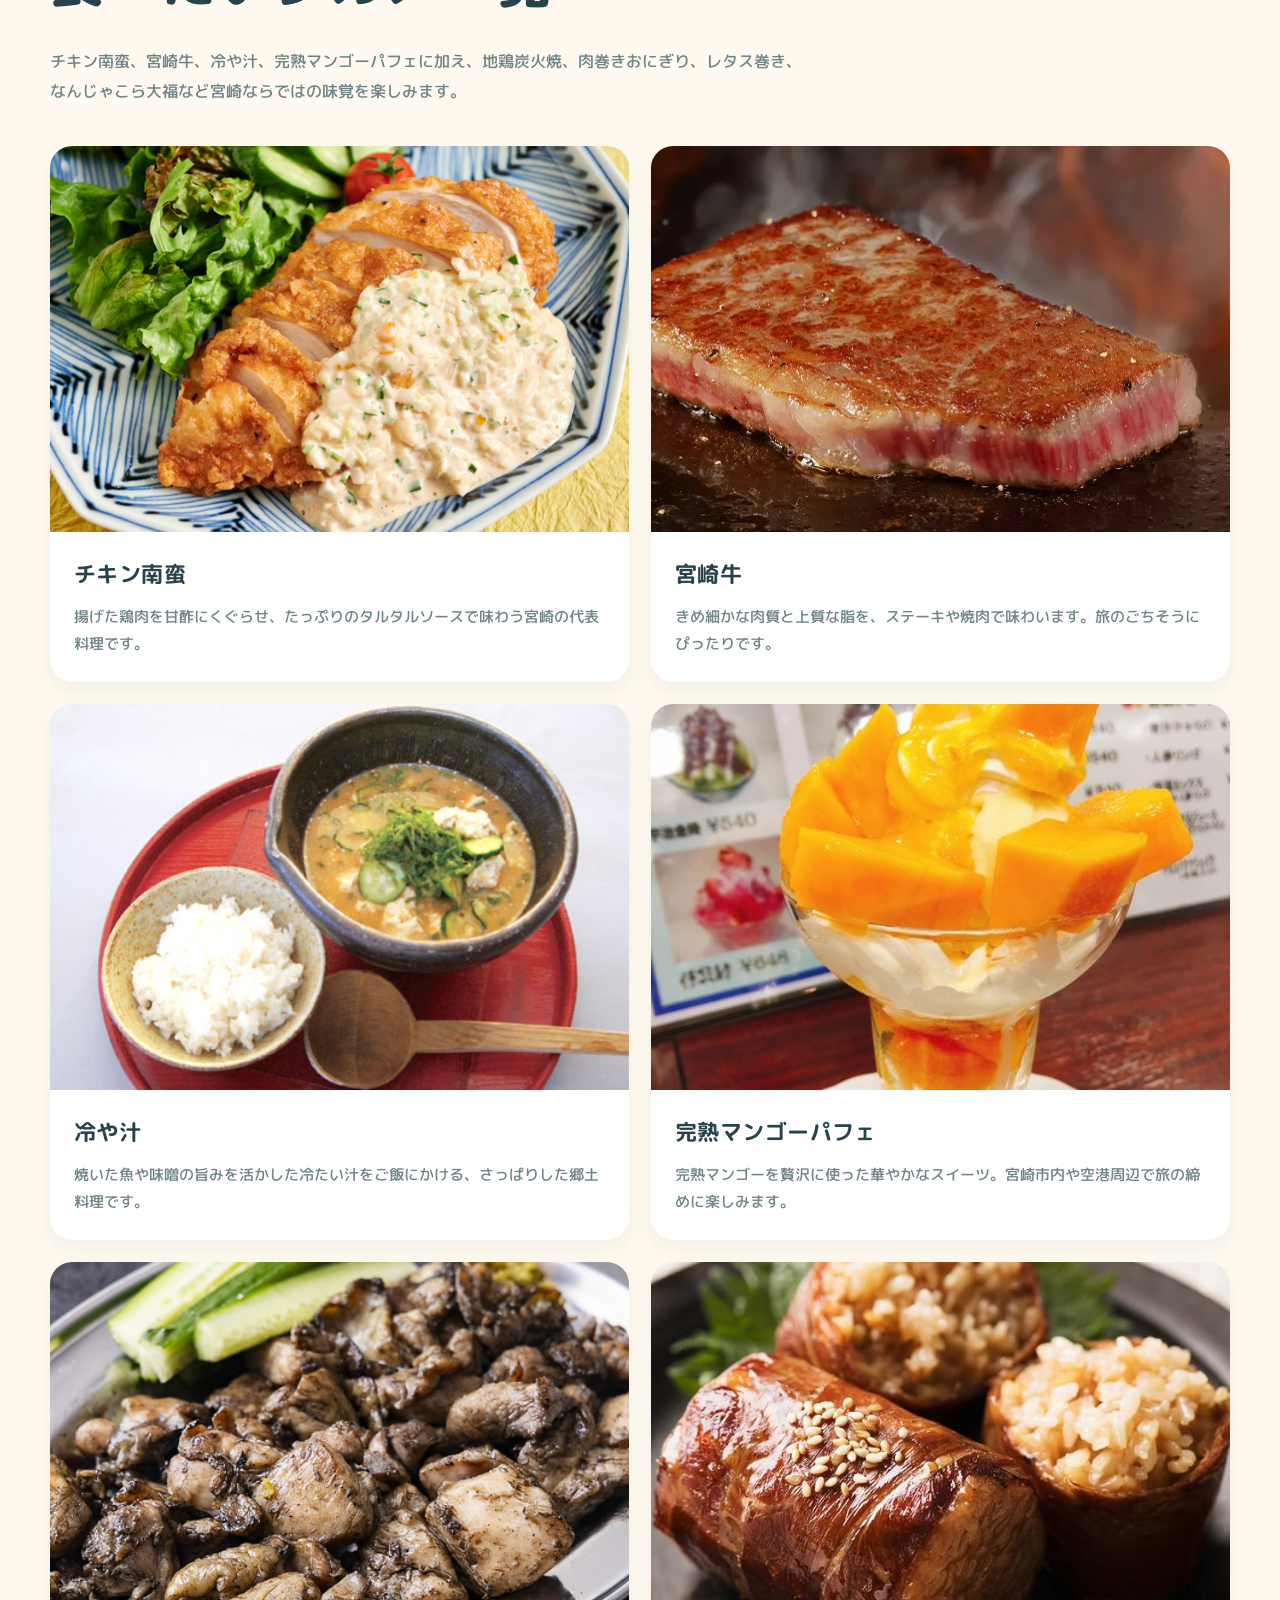
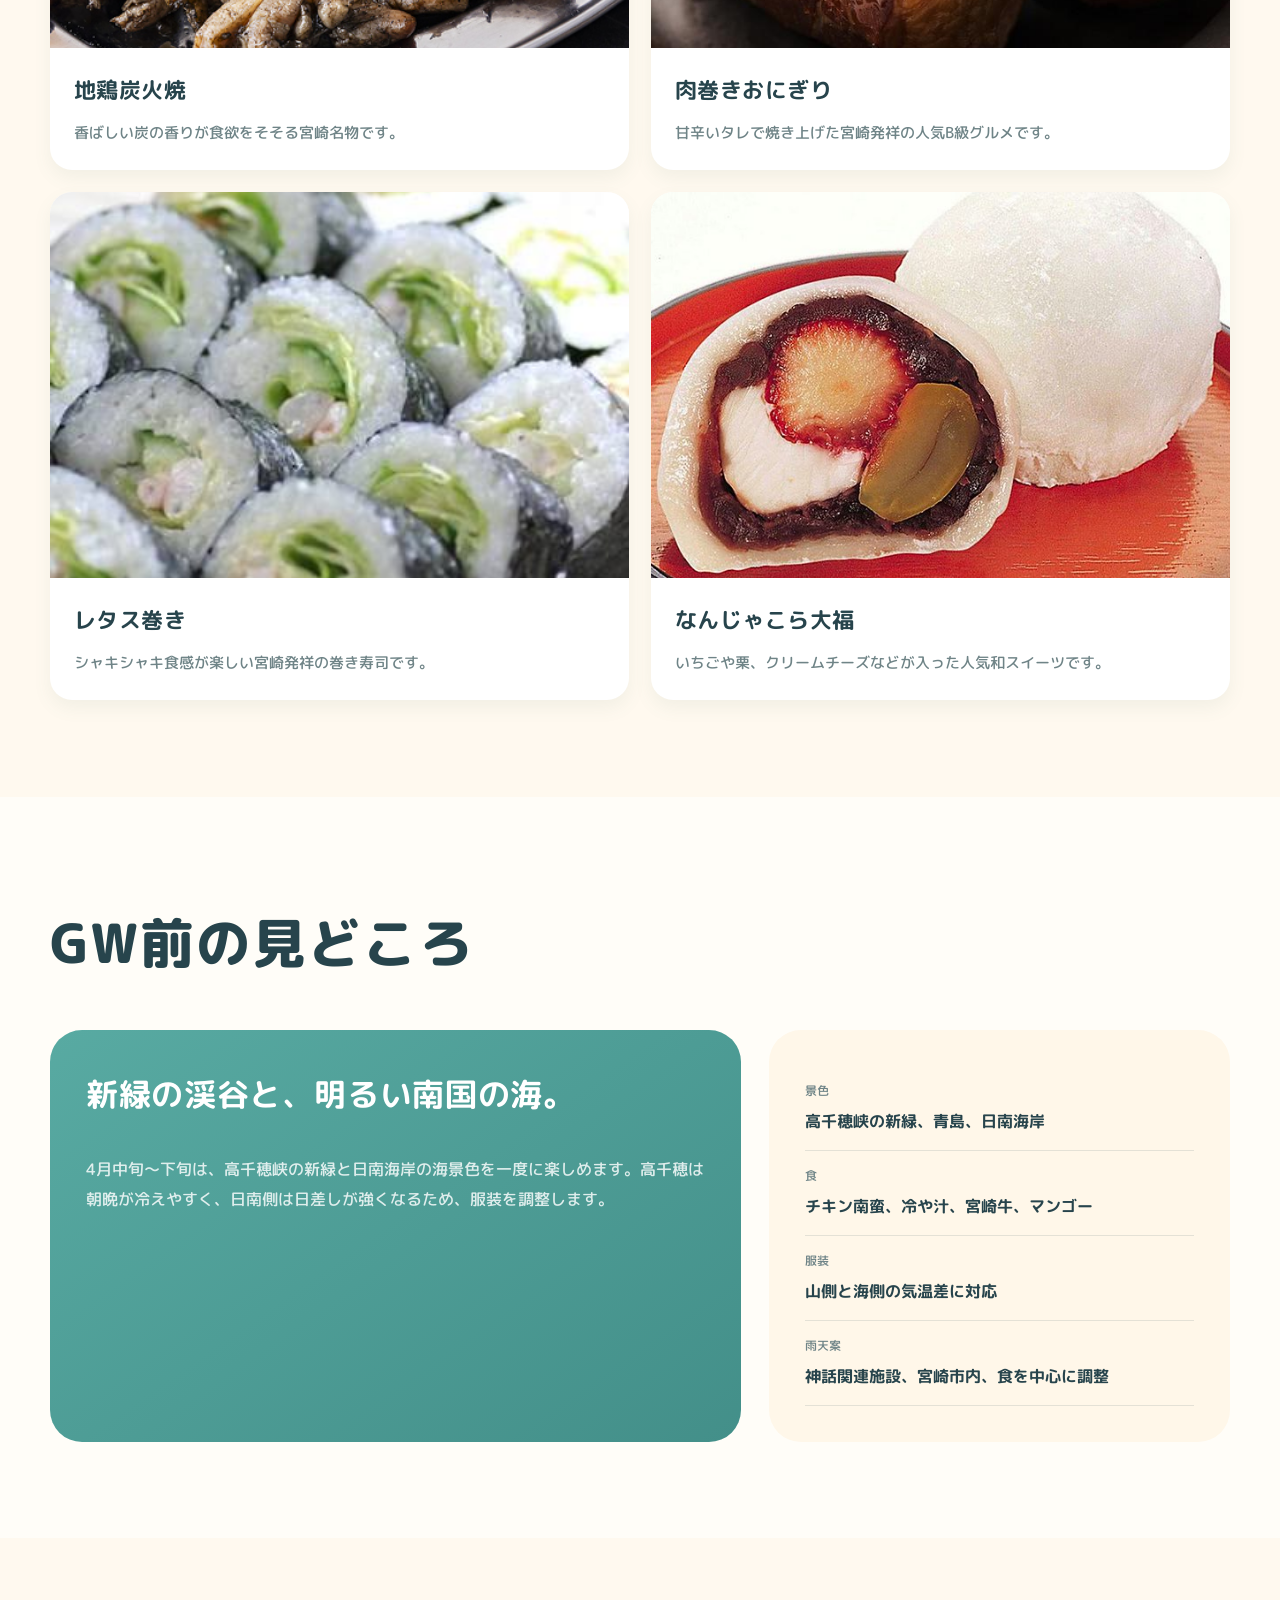
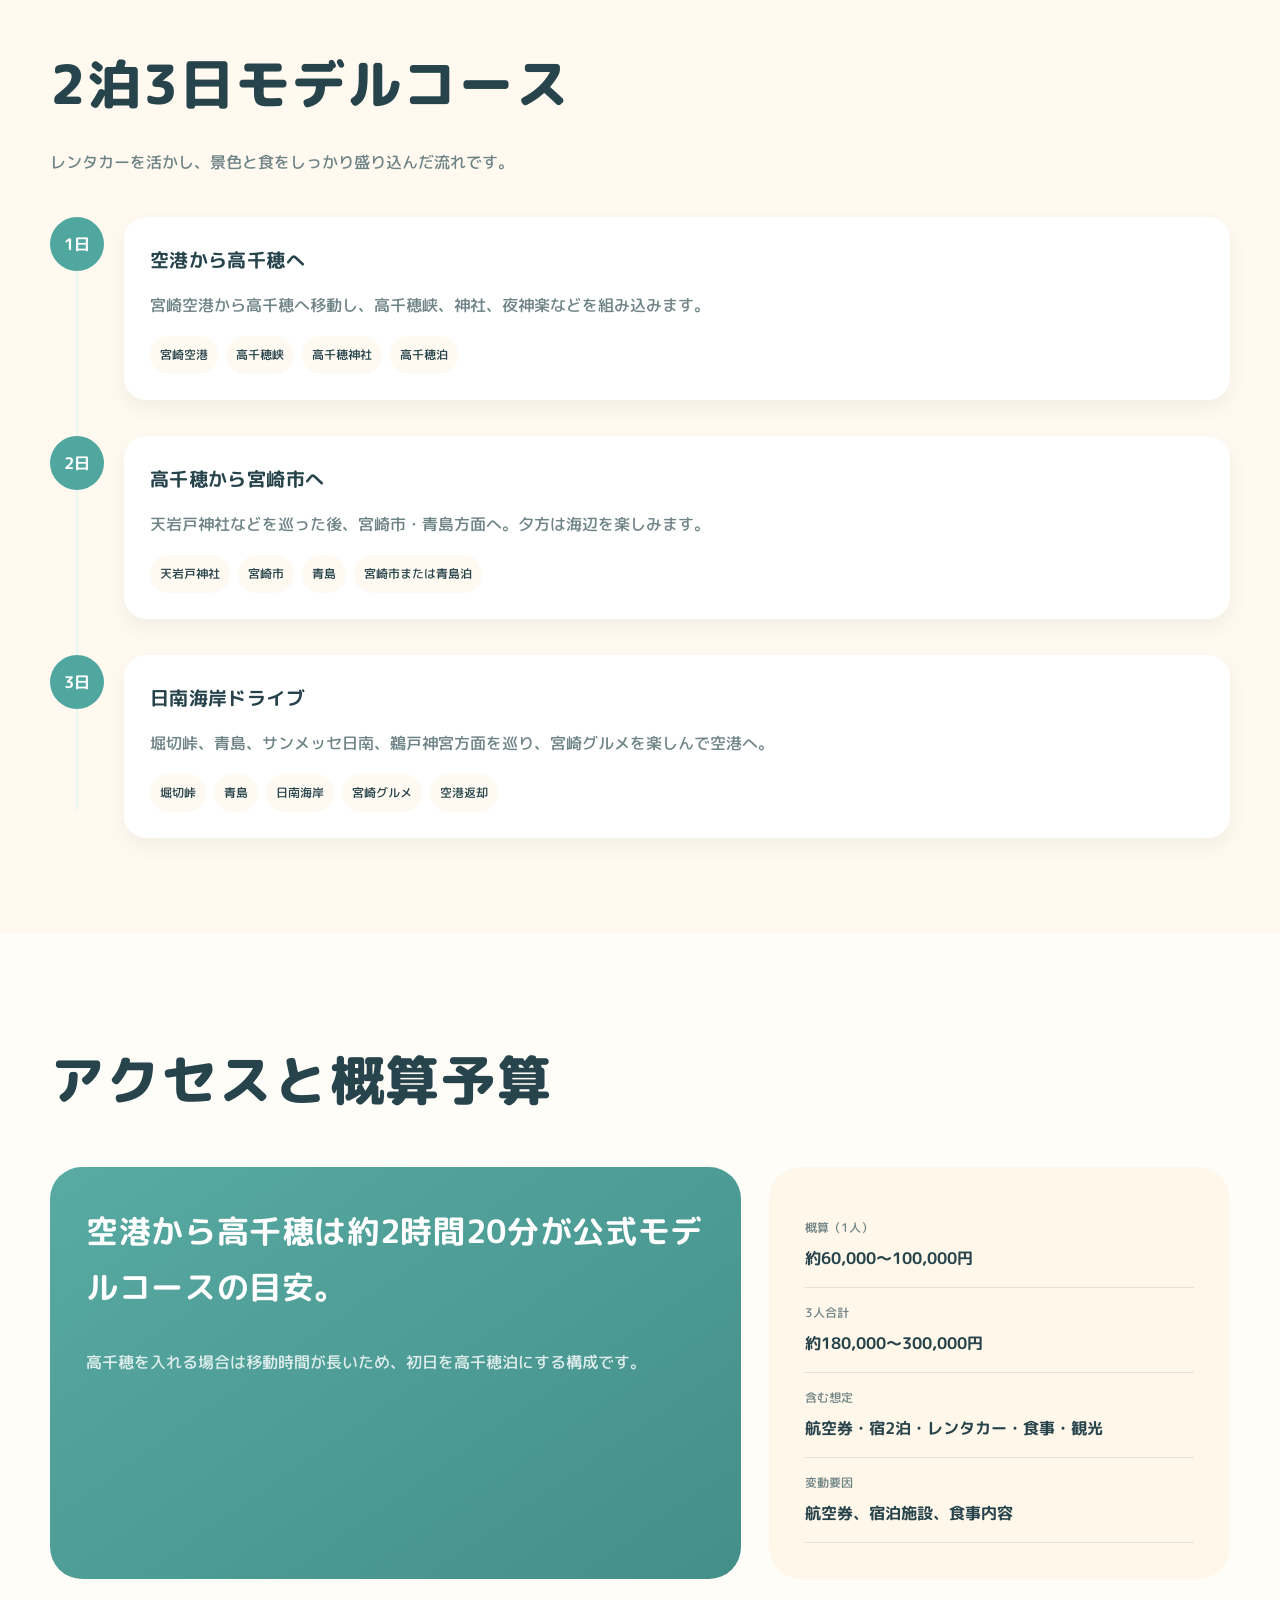
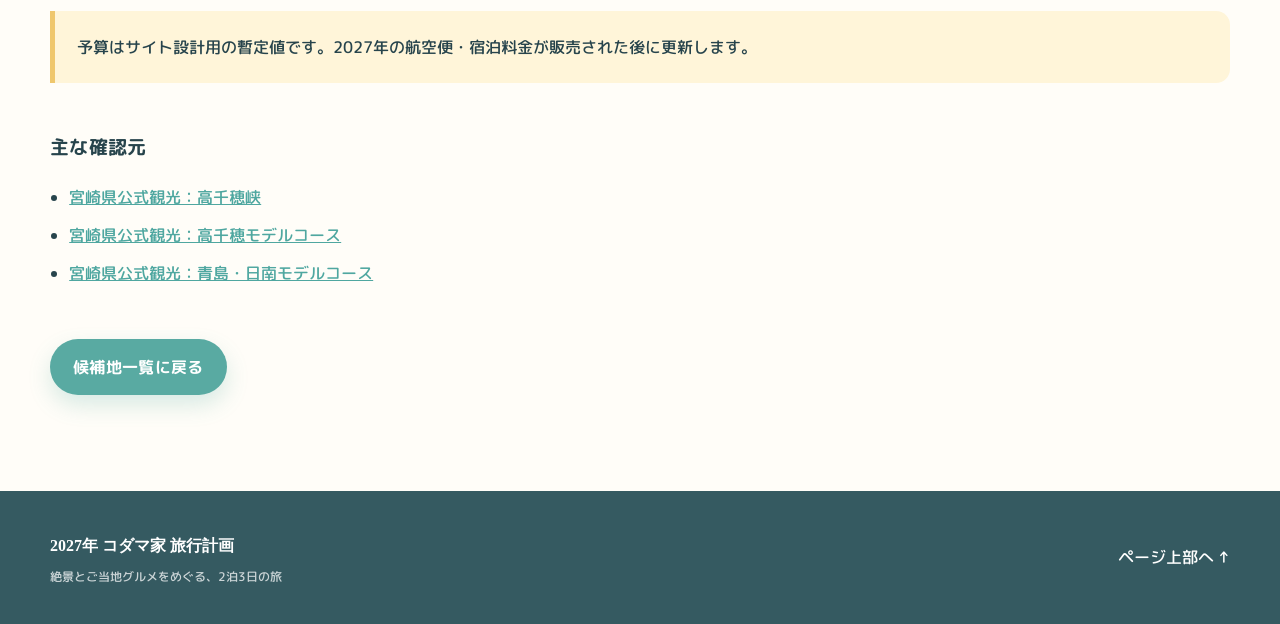
<file: pages/miyazaki.html>
<!DOCTYPE html>

<html lang="ja">
<head>
<meta charset="utf-8"/>
<meta content="width=device-width,initial-scale=1,viewport-fit=cover" name="viewport"/>
<meta content="2027年コダマ家旅行計画・宮崎候補。高千穂峡、青島、日南海岸を巡り、渓谷と南国の海景色を楽しみます。を楽しむ2泊3日のモデルプラン。" name="description"/>
<meta content="#0f5f63" name="theme-color"/>
<title>宮崎｜2027年 コダマ家 旅行計画</title>
<link href="../css/style.css" rel="stylesheet"/>
</head>
<body class="detail-page">
<header class="site-header">
<div class="header-inner">
<a class="brand" href="../index.html">
<span class="brand-name">2027年 コダマ家 旅行計画</span>
<span class="brand-subtitle">絶景とご当地グルメをめぐる、2泊3日の旅</span>
</a>
<a class="text-link" href="../index.html#destinations">候補地一覧へ ←</a>
</div>
</header>
<main>
<section class="detail-hero miyazaki-photo-hero">
<div class="detail-hero-inner">
<p class="breadcrumb"><a href="../index.html">トップ</a> ／ 旅行候補 ／ 宮崎</p>
<h1>宮崎</h1>
<p class="detail-hero-lead">神話の里・高千穂峡から、青島と日南海岸の南国ドライブへ。チキン南蛮、冷や汁、宮崎牛、マンゴースイーツも楽しむ2泊3日です。</p>
</div>
</section>
<nav aria-label="宮崎ページ内メニュー" class="detail-nav">
<div class="detail-nav-inner">
<a href="#summary">旅の概要</a>
<a href="#scenery">見どころ</a>
<a href="#food">食べたいもの</a>
<a href="#season">GW前の見どころ</a>
<a href="#route">モデルコース</a>
<a href="#access">アクセス・予算</a>
</div>
</nav>
<section class="detail-section" id="summary">
<div class="detail-inner">
<div class="detail-heading"><h2>こんな旅になります</h2></div>
<div class="summary-grid">
<article class="story-card">
<h3>渓谷と南国の海、二つの宮崎を楽しむ旅。</h3>
<p>宮崎空港から高千穂へ向かい、1泊目は高千穂。2日目に宮崎市・青島方面へ移動し、3日目は日南海岸を巡ります。移動距離は長めですが、景色の違いが大きく、充実した旅になります。</p>
</article>
<aside class="info-card">
<dl>
<div><dt>主な玄関口</dt><dd>宮崎空港</dd></div>
<div><dt>現地移動</dt><dd>空港からレンタカー</dd></div>
<div><dt>旅の中心</dt><dd>高千穂・宮崎市・青島・日南</dd></div>
<div><dt>宿泊イメージ</dt><dd>高千穂1泊＋宮崎市または青島1泊</dd></div>
<div><dt>運転の目安</dt><dd>1日あたり約2〜4時間</dd></div>
</dl>
</aside>
</div>
</div>
</section>
<section class="detail-section" id="scenery">
<div class="detail-inner">
<div class="detail-heading">
<h2>見たい景色と立ち寄り先</h2>
<p>高千穂峡、青島、日南海岸を巡り、渓谷と南国の海景色を楽しみます。</p>
</div>
<div class="feature-grid miyazaki-feature-grid"><article class="feature-card"><img alt="高千穂峡" class="card-photo" loading="lazy" src="../images/miyazaki/miyazaki-02-takachiho.jpg"/><div class="card-copy"><h3>高千穂峡</h3><p>切り立った渓谷と真名井の滝が生み出す、宮崎を代表する絶景。ボートは事前予約を候補にします。</p></div></article><article class="feature-card"><img alt="鵜戸神宮" class="card-photo" loading="lazy" src="../images/miyazaki/miyazaki-03-udo.jpg"/><div class="card-copy"><h3>鵜戸神宮</h3><p>海食崖の洞窟に本殿がある珍しい神社。朱色の楼門と日向灘の雄大な景色を楽しみます。</p></div></article><article class="feature-card"><img alt="青島神社と鬼の洗濯板" class="card-photo" loading="lazy" src="../images/miyazaki/miyazaki-04-aoshima.jpg"/><div class="card-copy"><h3>青島・鬼の洗濯板</h3><p>海辺の鳥居と波状岩が広がる南国らしい景観。青島神社とあわせてゆっくり散策します。</p></div></article><article class="feature-card"><img alt="都井岬の野生馬" class="card-photo" loading="lazy" src="../images/miyazaki/miyazaki-05-toi.jpg"/><div class="card-copy"><h3>都井岬</h3><p>草原で暮らす野生馬と青い海を望める岬。日南海岸ドライブの終点候補です。</p></div></article></div>
</div>
</section>
<section class="detail-section" id="food">
<div class="detail-inner">
<div class="detail-heading">
<h2>食べたいグルメ一覧</h2>
<p>チキン南蛮、宮崎牛、冷や汁、完熟マンゴーパフェに加え、地鶏炭火焼、肉巻きおにぎり、レタス巻き、なんじゃこら大福など宮崎ならではの味覚を楽しみます。</p>
</div>
<div class="food-grid miyazaki-food-grid"><article class="food-card"><img alt="チキン南蛮" class="card-photo" loading="lazy" src="../images/miyazaki/miyazaki-06-chickennanban.jpg"/><div class="card-copy"><h3>チキン南蛮</h3><p>揚げた鶏肉を甘酢にくぐらせ、たっぷりのタルタルソースで味わう宮崎の代表料理です。</p></div></article><article class="food-card"><img alt="宮崎牛" class="card-photo" loading="lazy" src="../images/miyazaki/miyazaki-07-beef.webp"/><div class="card-copy"><h3>宮崎牛</h3><p>きめ細かな肉質と上質な脂を、ステーキや焼肉で味わいます。旅のごちそうにぴったりです。</p></div></article><article class="food-card"><img alt="冷や汁" class="card-photo" loading="lazy" src="../images/miyazaki/miyazaki-08-hiyajiru.png"/><div class="card-copy"><h3>冷や汁</h3><p>焼いた魚や味噌の旨みを活かした冷たい汁をご飯にかける、さっぱりした郷土料理です。</p></div></article><article class="food-card"><img alt="マンゴーパフェ" class="card-photo" loading="lazy" src="../images/miyazaki/miyazaki-09-mango.jpg"/><div class="card-copy"><h3>完熟マンゴーパフェ</h3><p>完熟マンゴーを贅沢に使った華やかなスイーツ。宮崎市内や空港周辺で旅の締めに楽しみます。</p></div></article><article class="food-card"><img alt="地鶏炭火焼" class="card-photo" loading="lazy" src="../images/miyazaki/miyazaki-10-jidori.jpg"/><div class="card-copy"><h3>地鶏炭火焼</h3><p>香ばしい炭の香りが食欲をそそる宮崎名物です。</p></div></article><article class="food-card"><img alt="肉巻きおにぎり" class="card-photo" loading="lazy" src="../images/miyazaki/miyazaki-11-nikumaki.jpg"/><div class="card-copy"><h3>肉巻きおにぎり</h3><p>甘辛いタレで焼き上げた宮崎発祥の人気B級グルメです。</p></div></article><article class="food-card"><img alt="レタス巻き" class="card-photo" loading="lazy" src="../images/miyazaki/miyazaki-12-lettuce-roll.jpg"/><div class="card-copy"><h3>レタス巻き</h3><p>シャキシャキ食感が楽しい宮崎発祥の巻き寿司です。</p></div></article><article class="food-card"><img alt="なんじゃこら大福" class="card-photo" loading="lazy" src="../images/miyazaki/miyazaki-13-daifuku.jpg"/><div class="card-copy"><h3>なんじゃこら大福</h3><p>いちごや栗、クリームチーズなどが入った人気和スイーツです。</p></div></article></div>
</div>
</section>
<section class="detail-section" id="season">
<div class="detail-inner">
<div class="detail-heading"><h2>GW前の見どころ</h2></div>
<div class="summary-grid">
<article class="story-card">
<h3>新緑の渓谷と、明るい南国の海。</h3>
<p>4月中旬〜下旬は、高千穂峡の新緑と日南海岸の海景色を一度に楽しめます。高千穂は朝晩が冷えやすく、日南側は日差しが強くなるため、服装を調整します。</p>
</article>
<aside class="info-card"><dl><div><dt>景色</dt><dd>高千穂峡の新緑、青島、日南海岸</dd></div>
<div><dt>食</dt><dd>チキン南蛮、冷や汁、宮崎牛、マンゴー</dd></div>
<div><dt>服装</dt><dd>山側と海側の気温差に対応</dd></div>
<div><dt>雨天案</dt><dd>神話関連施設、宮崎市内、食を中心に調整</dd></div></dl></aside>
</div>
</div>
</section>
<section class="detail-section" id="route">
<div class="detail-inner">
<div class="detail-heading">
<h2>2泊3日モデルコース</h2>
<p>レンタカーを活かし、景色と食をしっかり盛り込んだ流れです。</p>
</div>
<ol class="route-list">
<li>
<span class="route-day">1日</span>
<div class="route-content">
<h3>空港から高千穂へ</h3>
<p>宮崎空港から高千穂へ移動し、高千穂峡、神社、夜神楽などを組み込みます。</p>
<div class="route-stops"><span>宮崎空港</span><span>高千穂峡</span><span>高千穂神社</span><span>高千穂泊</span></div>
</div>
</li>
<li>
<span class="route-day">2日</span>
<div class="route-content">
<h3>高千穂から宮崎市へ</h3>
<p>天岩戸神社などを巡った後、宮崎市・青島方面へ。夕方は海辺を楽しみます。</p>
<div class="route-stops"><span>天岩戸神社</span><span>宮崎市</span><span>青島</span><span>宮崎市または青島泊</span></div>
</div>
</li>
<li>
<span class="route-day">3日</span>
<div class="route-content">
<h3>日南海岸ドライブ</h3>
<p>堀切峠、青島、サンメッセ日南、鵜戸神宮方面を巡り、宮崎グルメを楽しんで空港へ。</p>
<div class="route-stops"><span>堀切峠</span><span>青島</span><span>日南海岸</span><span>宮崎グルメ</span><span>空港返却</span></div>
</div>
</li>
</ol>
</div>
</section>
<section class="detail-section" id="access">
<div class="detail-inner">
<div class="detail-heading"><h2>アクセスと概算予算</h2></div>
<div class="summary-grid">
<article class="story-card">
<h3>空港から高千穂は約2時間20分が公式モデルコースの目安。</h3>
<p>高千穂を入れる場合は移動時間が長いため、初日を高千穂泊にする構成です。</p>
</article>
<aside class="info-card">
<dl>
<div><dt>概算（1人）</dt><dd>約60,000〜100,000円</dd></div>
<div><dt>3人合計</dt><dd>約180,000〜300,000円</dd></div>
<div><dt>含む想定</dt><dd>航空券・宿2泊・レンタカー・食事・観光</dd></div>
<div><dt>変動要因</dt><dd>航空券、宿泊施設、食事内容</dd></div>
</dl>
</aside>
</div>
<div class="notice-card" style="margin-top:32px">
          予算はサイト設計用の暫定値です。2027年の航空便・宿泊料金が販売された後に更新します。
        </div>
<div style="margin-top:48px">
<h3>主な確認元</h3>
<ul class="source-list"><li><a href="https://www.kanko-miyazaki.jp/spot/1001" rel="noopener" target="_blank">宮崎県公式観光：高千穂峡</a></li>
<li><a href="https://www.kanko-miyazaki.jp/course/course18" rel="noopener" target="_blank">宮崎県公式観光：高千穂モデルコース</a></li>
<li><a href="https://www.kanko-miyazaki.jp/course/course47" rel="noopener" target="_blank">宮崎県公式観光：青島・日南モデルコース</a></li></ul>
</div>
<a class="button button-primary back-button" href="../index.html#destinations">候補地一覧に戻る</a>
</div>
</section>
</main>
<footer class="site-footer">
<div class="footer-inner">
<div>
<strong>2027年 コダマ家 旅行計画</strong>
<span class="footer-subtitle">絶景とご当地グルメをめぐる、2泊3日の旅</span>
</div>
<a href="#">ページ上部へ ↑</a>
</div>
</footer>
<script>
    const header=document.querySelector(".site-header");
    const update=()=>header.classList.toggle("scrolled",window.scrollY>24);
    addEventListener("scroll",update,{passive:true});
    update();
  </script>
</body>
</html>
</file>
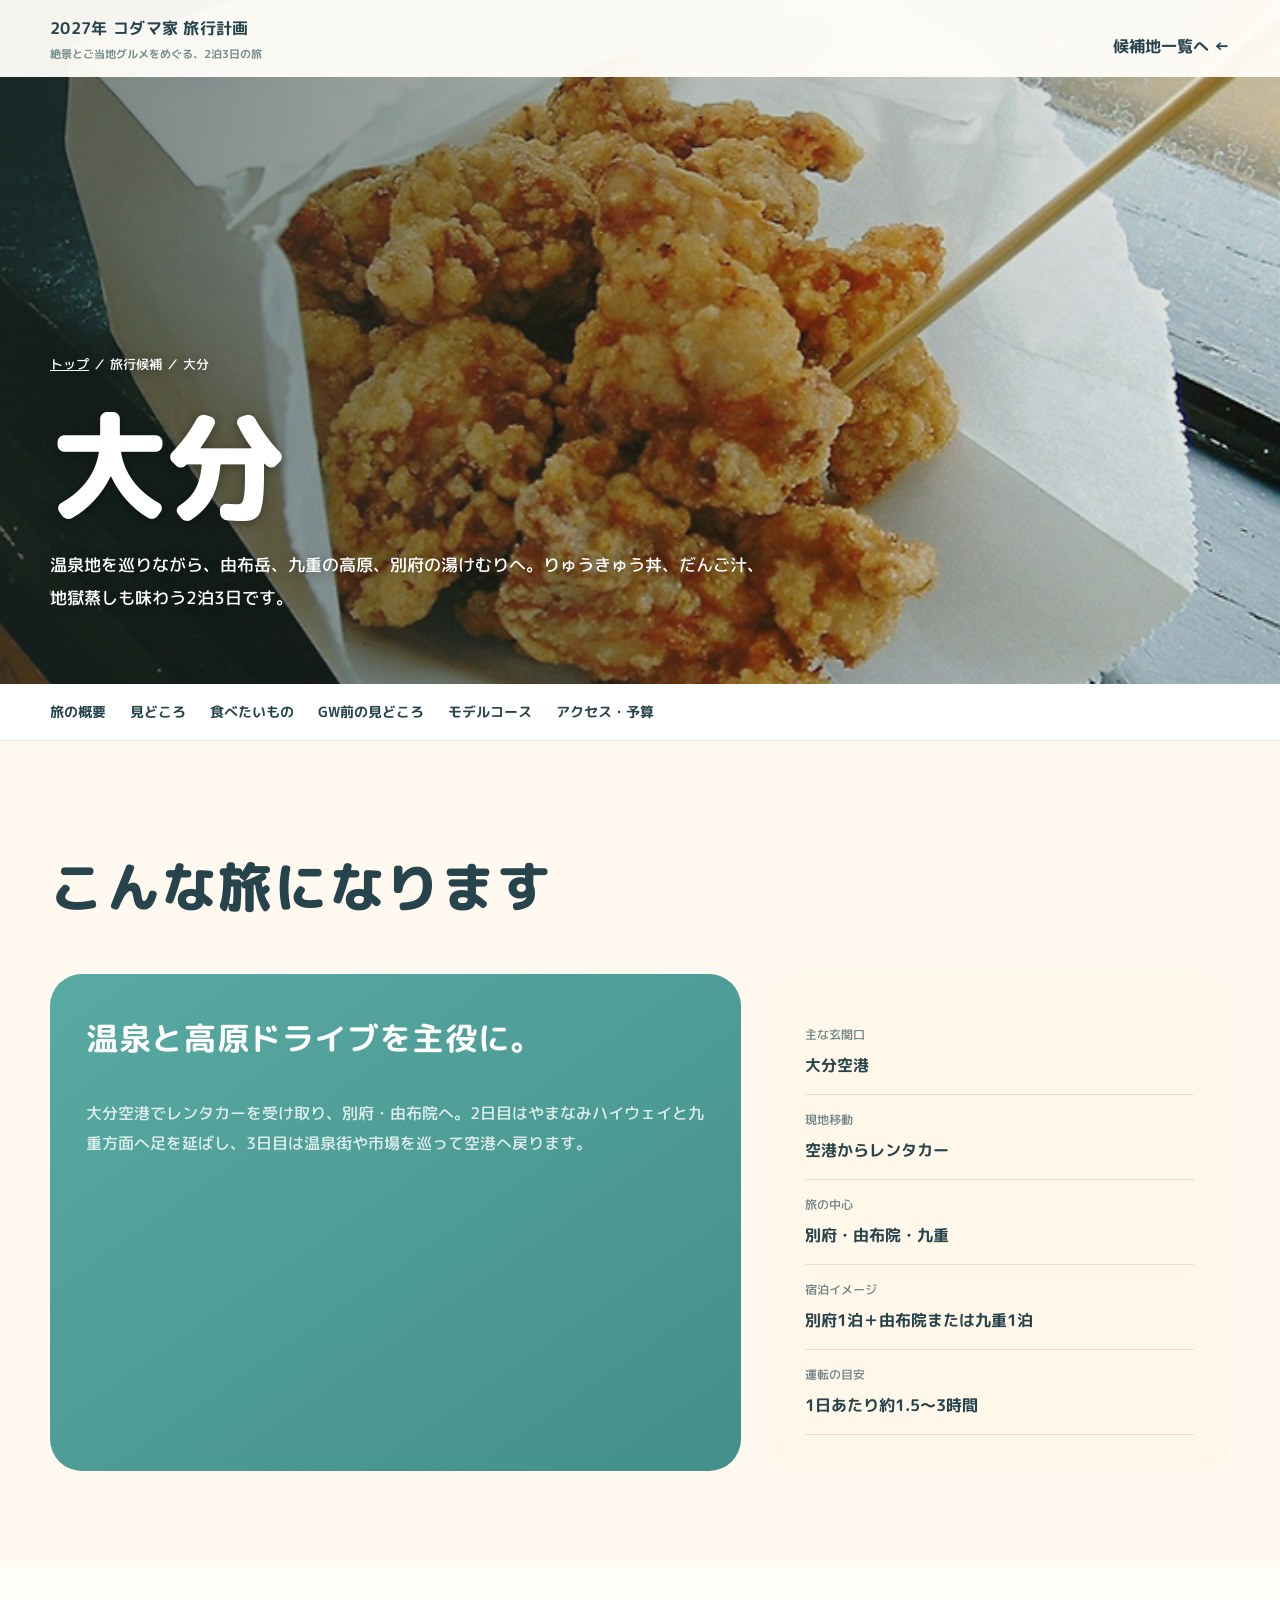
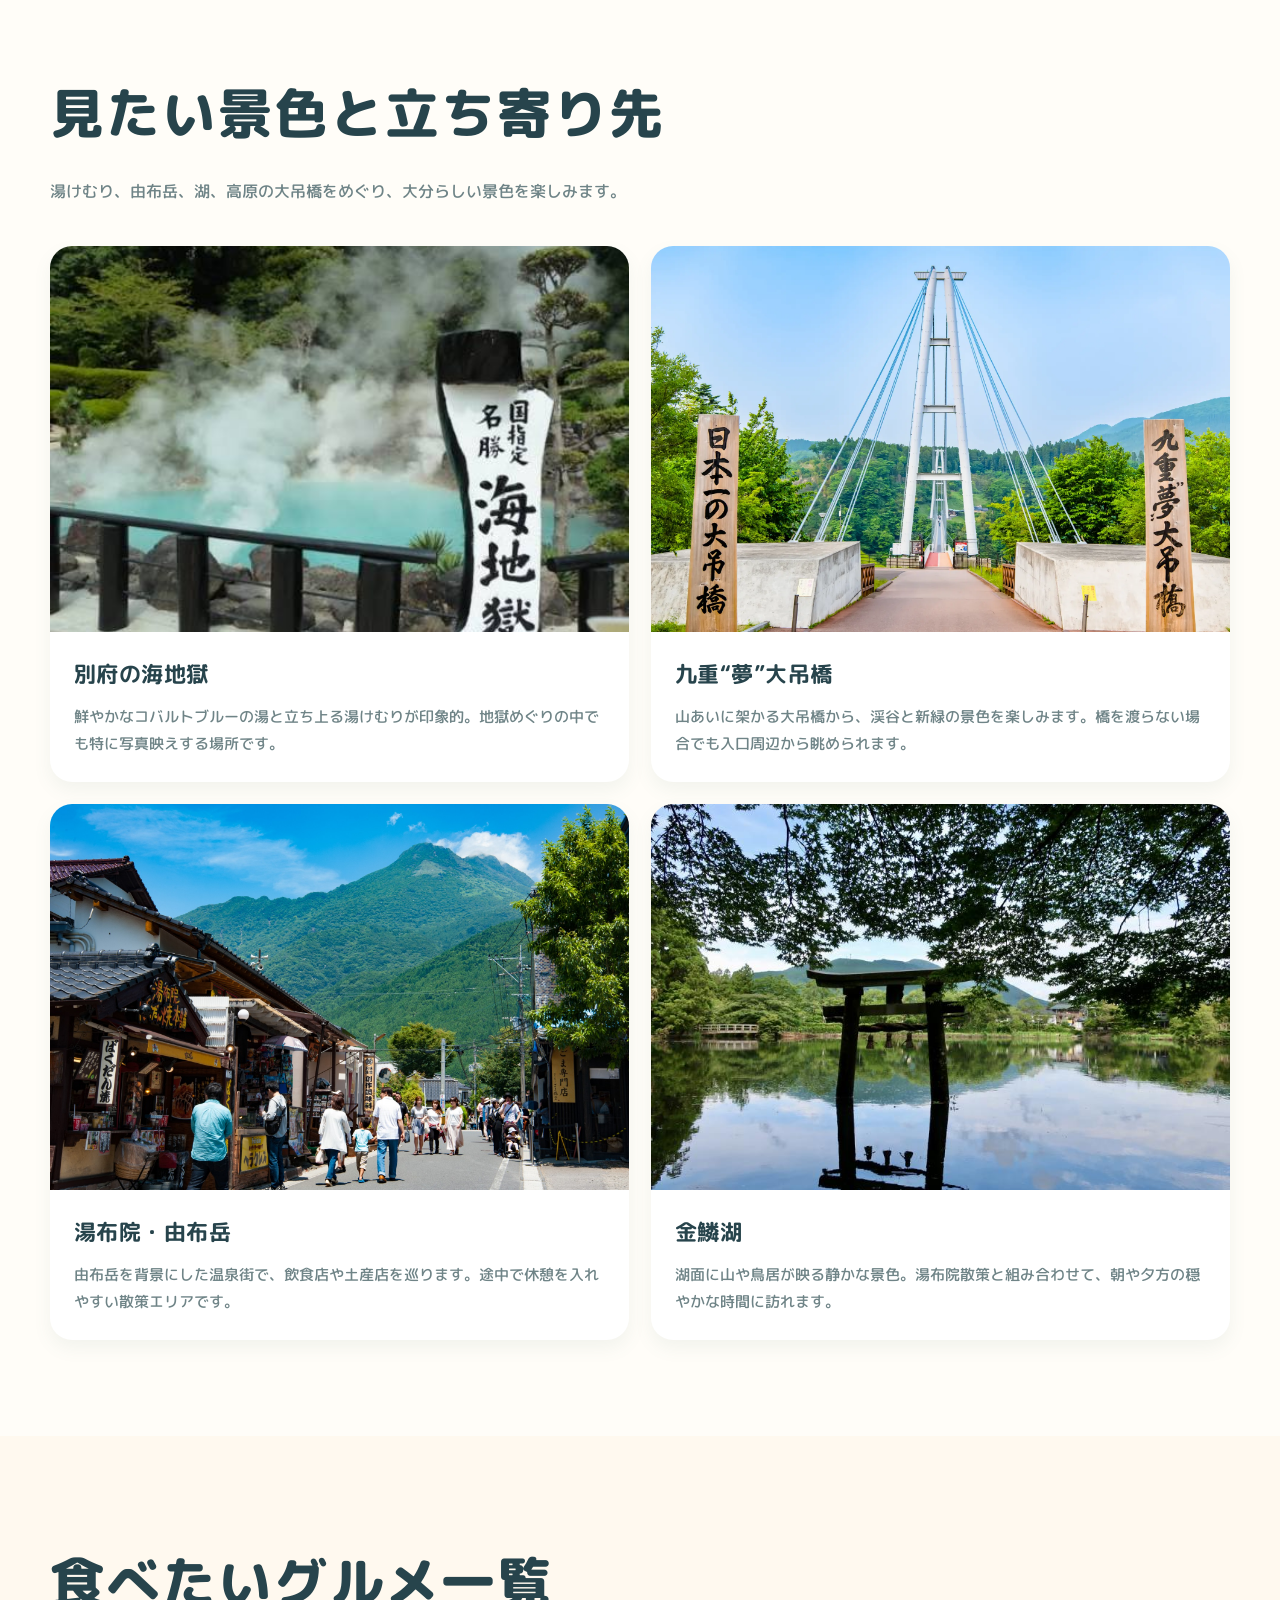
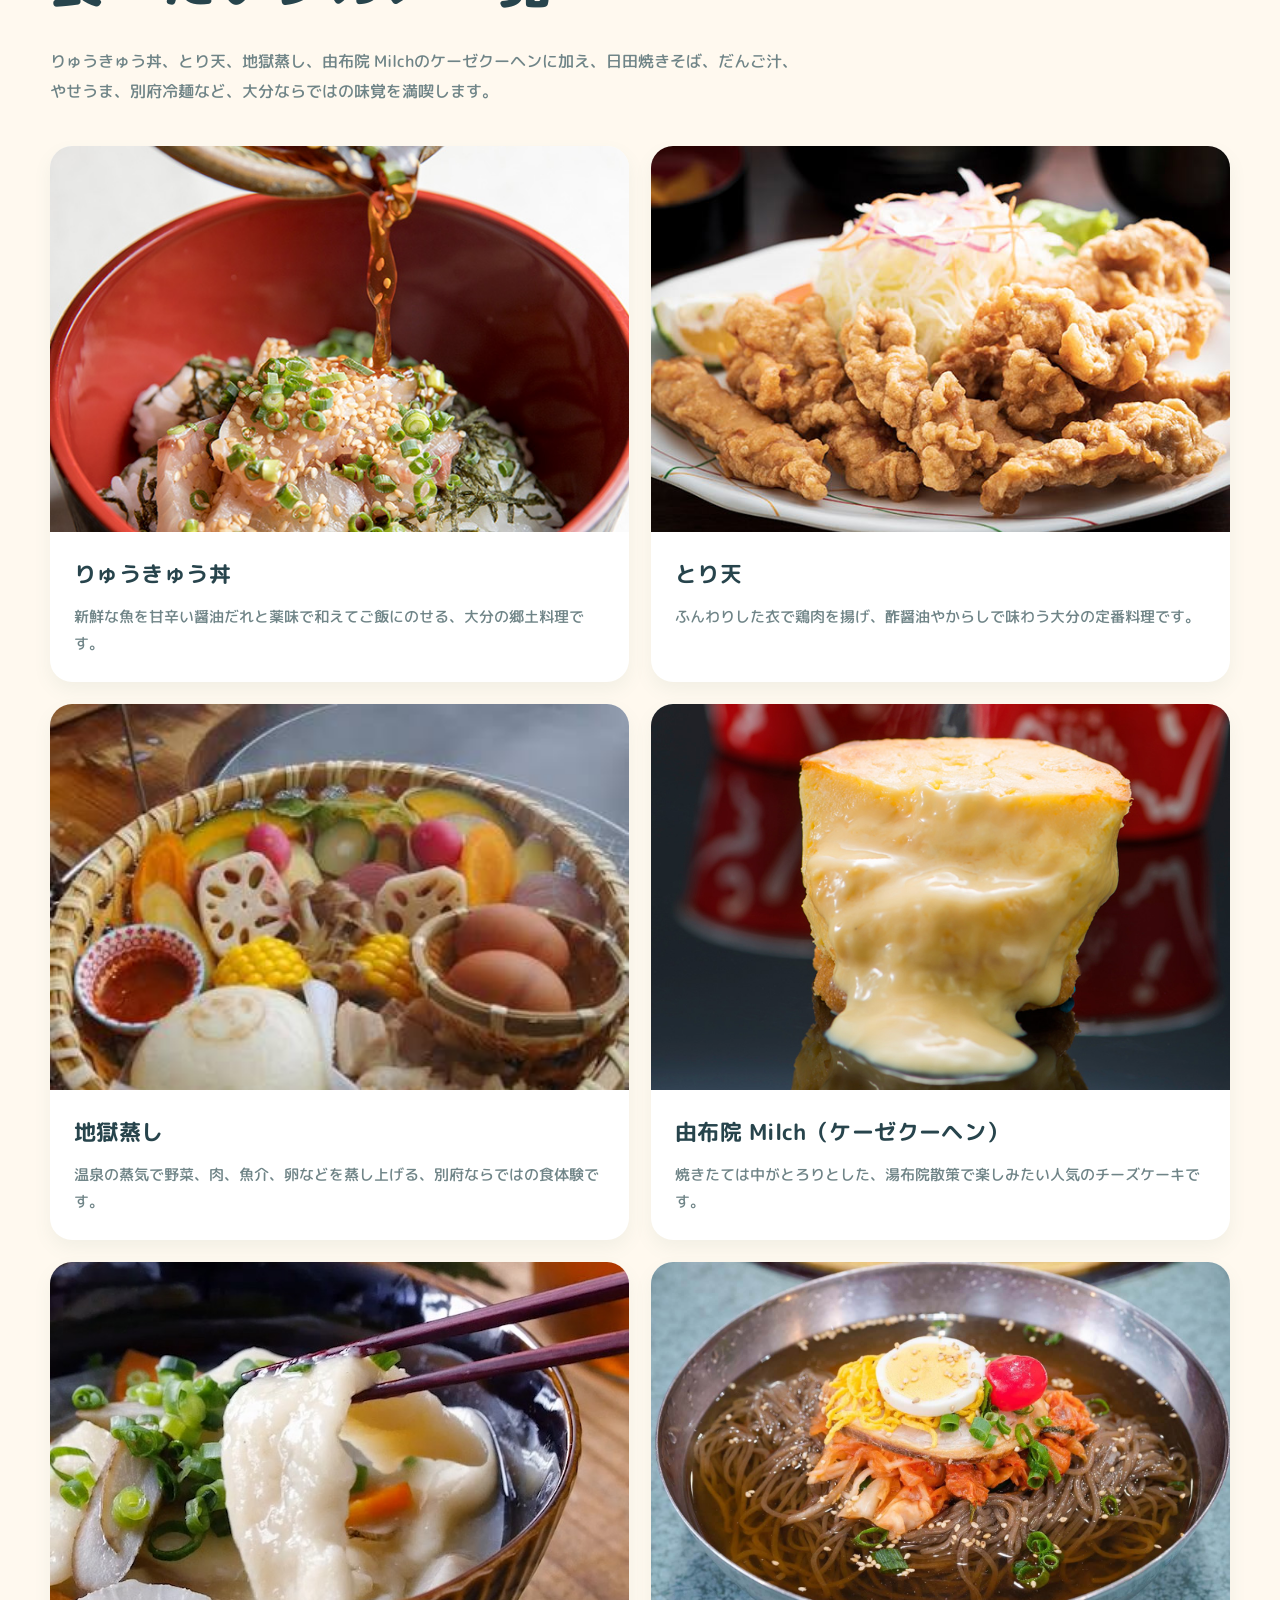
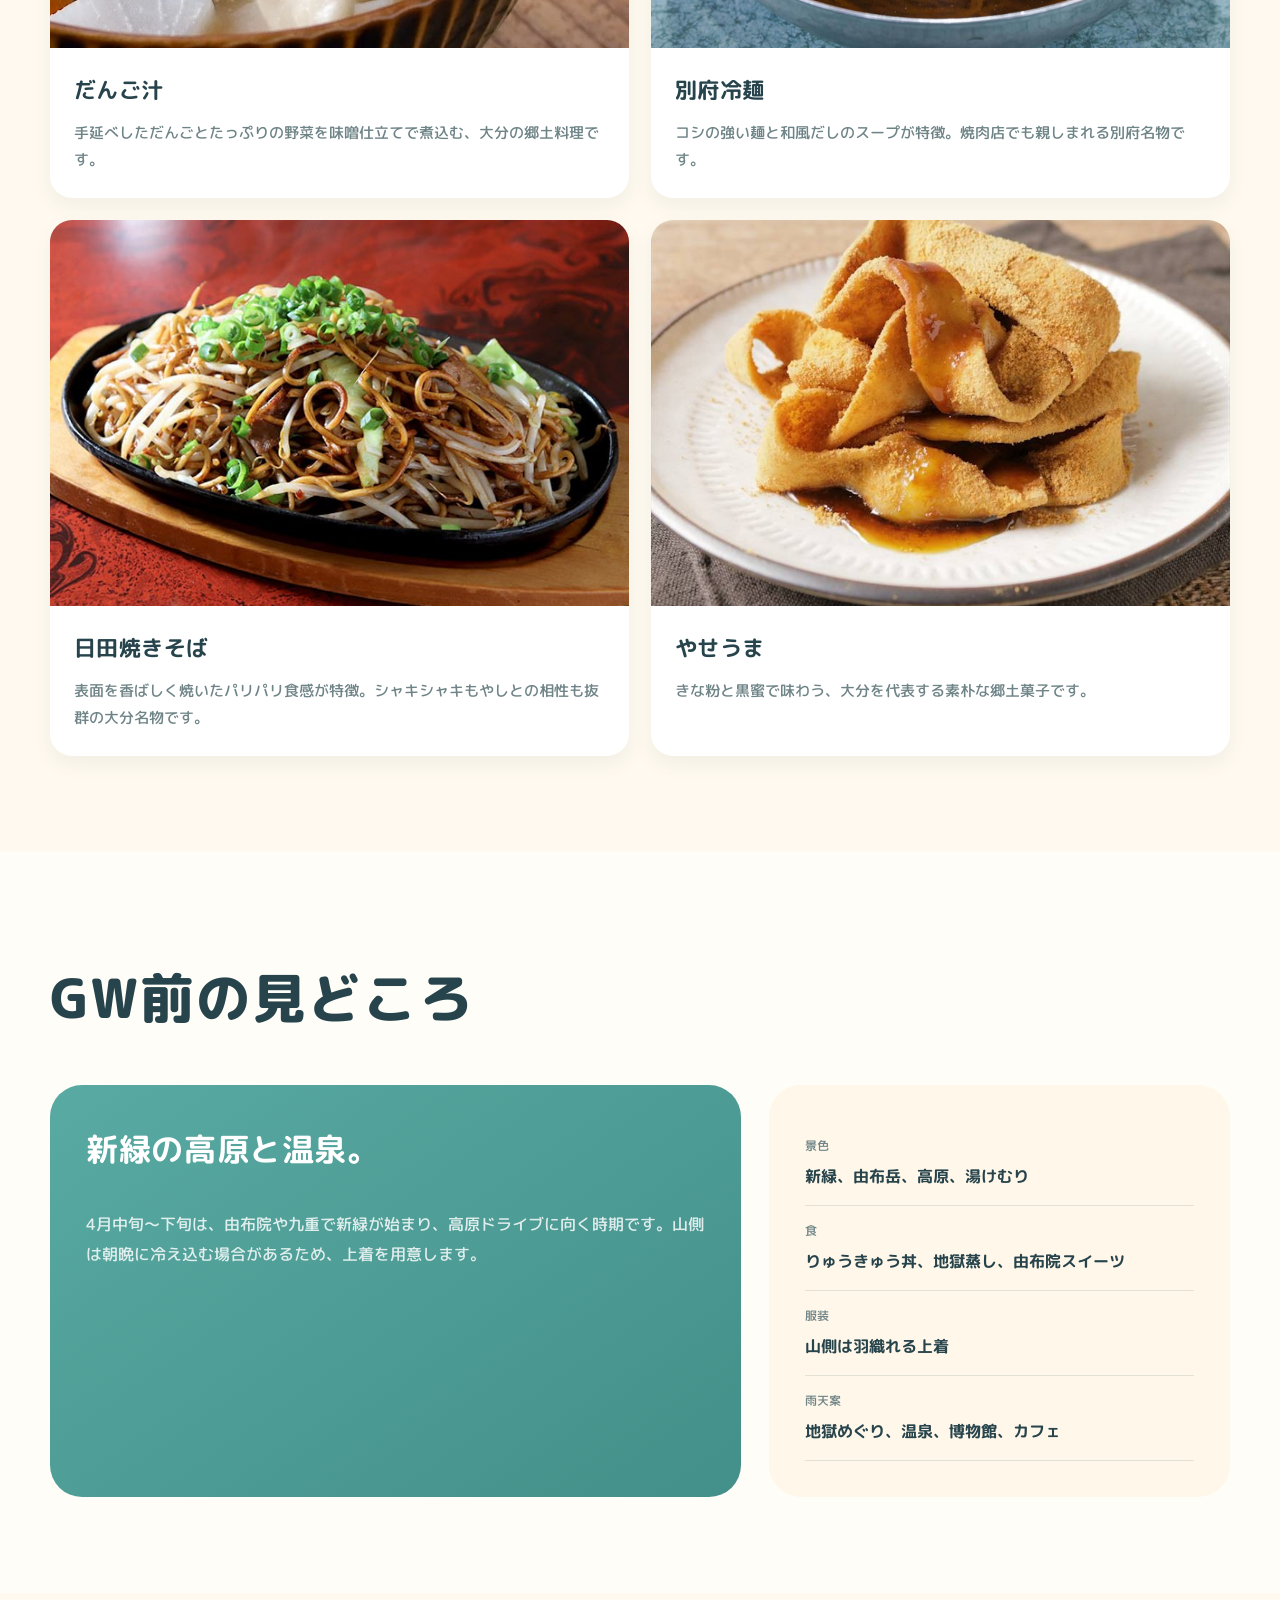
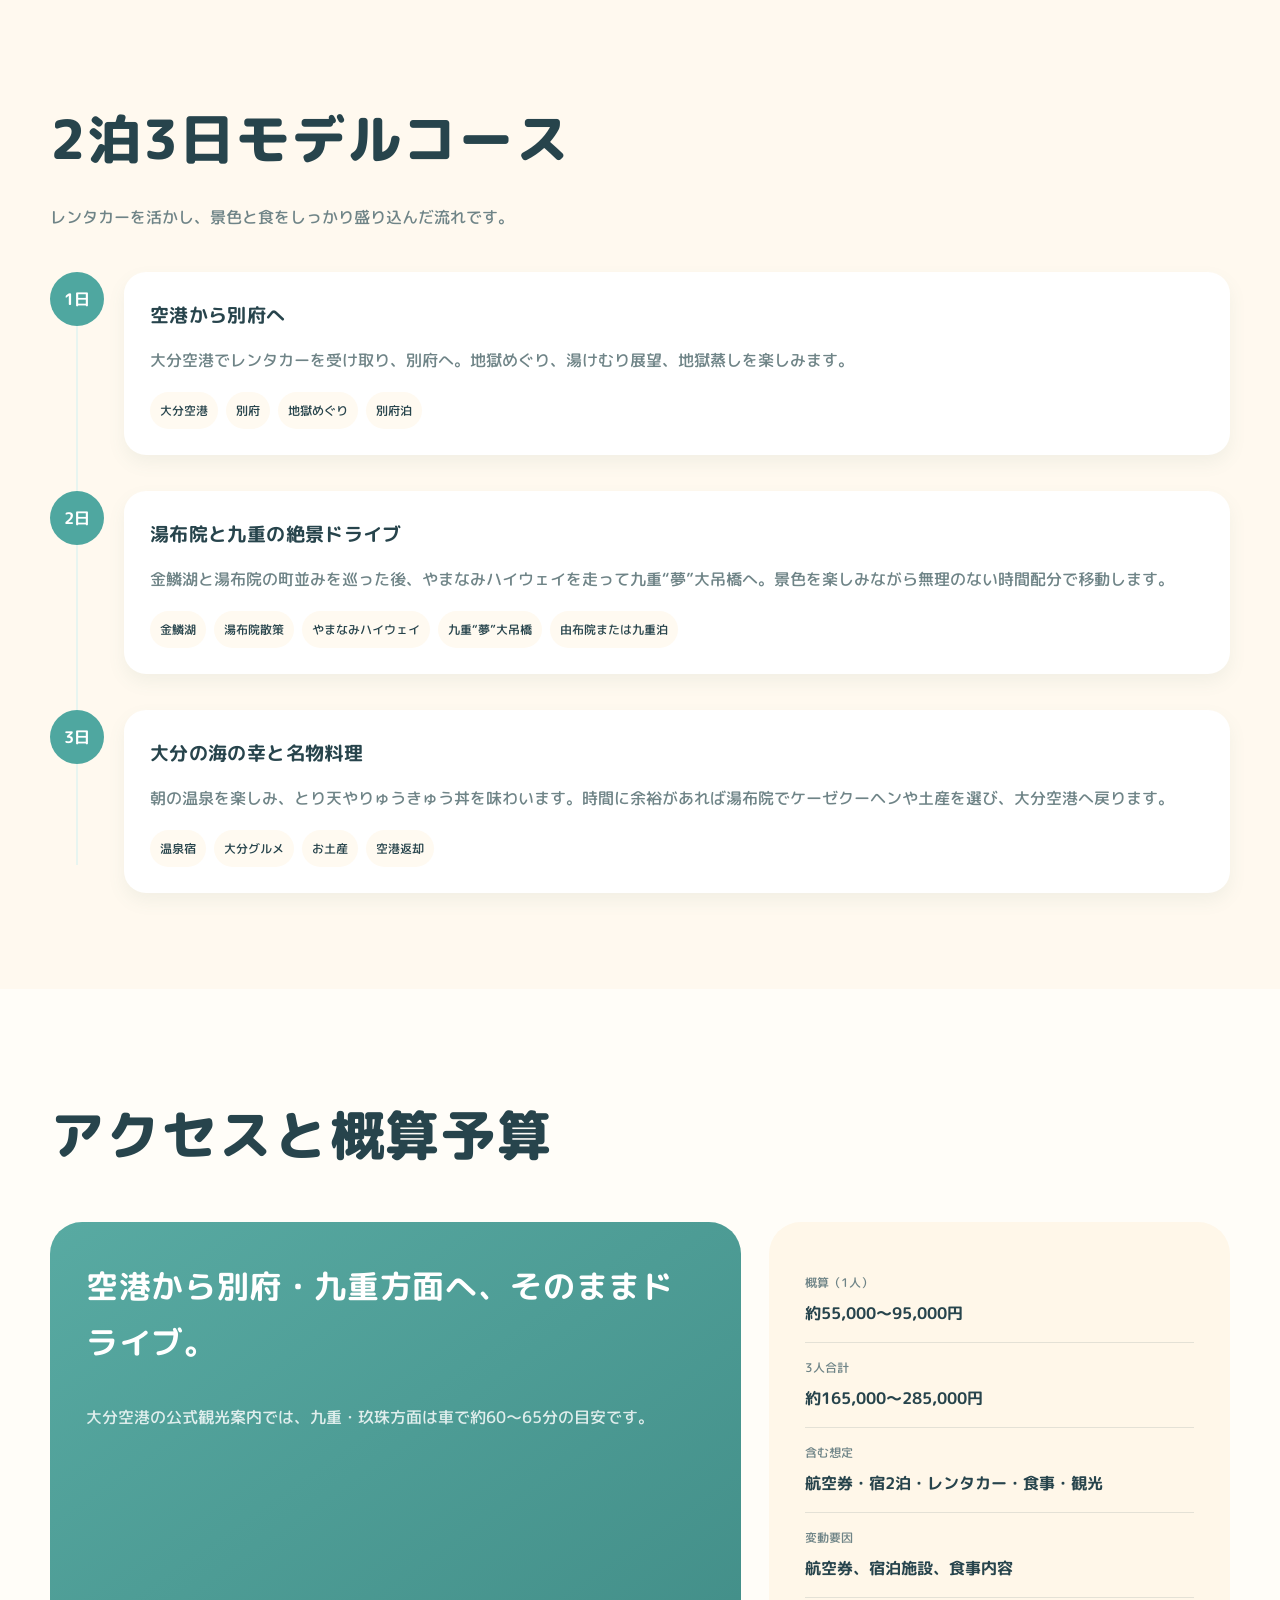
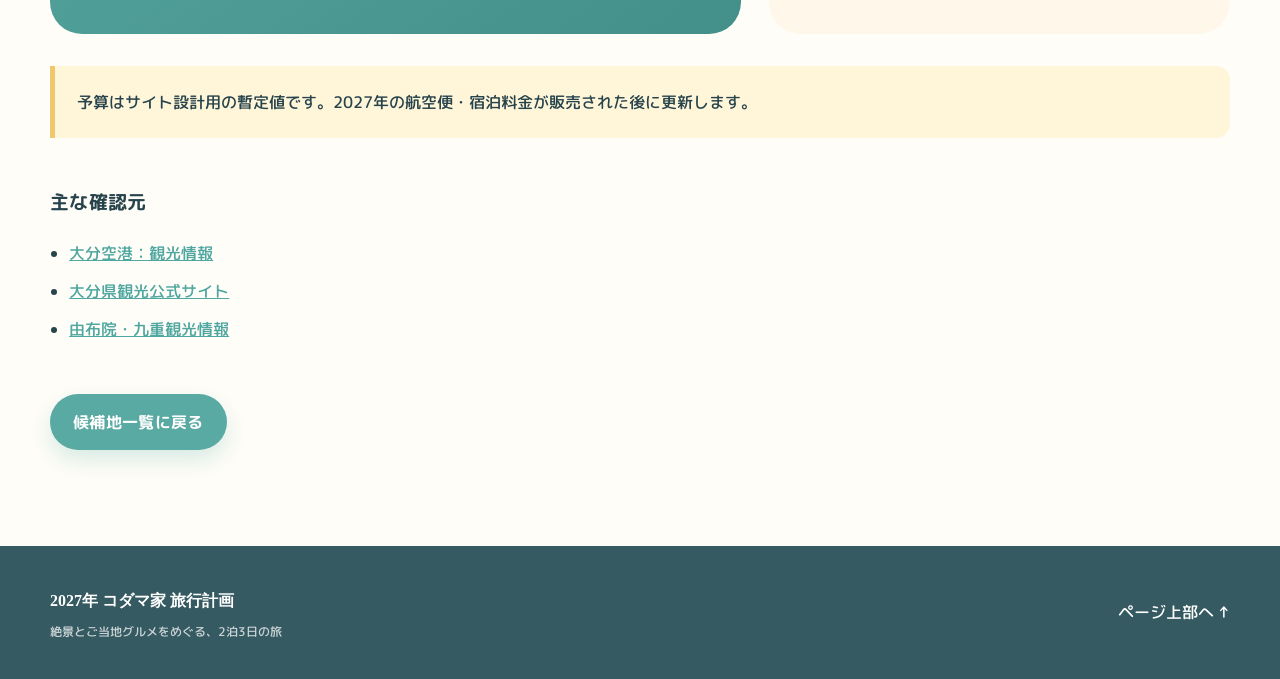
<file: pages/oita.html>
<!DOCTYPE html>

<html lang="ja">
<head>
<meta charset="utf-8"/>
<meta content="width=device-width,initial-scale=1,viewport-fit=cover" name="viewport"/>
<meta content="2027年コダマ家旅行計画・大分候補。別府、湯布院、九重の絶景と温泉、大分の名物料理を楽しむ2泊3日のモデルプラン。" name="description"/>
<meta content="#0f5f63" name="theme-color"/>
<title>大分｜2027年 コダマ家 旅行計画</title>
<link href="../css/style.css" rel="stylesheet"/>
</head>
<body class="detail-page">
<header class="site-header">
<div class="header-inner">
<a class="brand" href="../index.html">
<span class="brand-name">2027年 コダマ家 旅行計画</span>
<span class="brand-subtitle">絶景とご当地グルメをめぐる、2泊3日の旅</span>
</a>
<a class="text-link" href="../index.html#destinations">候補地一覧へ ←</a>
</div>
</header>
<main>
<section class="detail-hero oita-photo-hero">
<div class="detail-hero-inner">
<p class="breadcrumb"><a href="../index.html">トップ</a> ／ 旅行候補 ／ 大分</p>
<h1>大分</h1>
<p class="detail-hero-lead">温泉地を巡りながら、由布岳、九重の高原、別府の湯けむりへ。りゅうきゅう丼、だんご汁、地獄蒸しも味わう2泊3日です。</p>
</div>
</section>
<nav aria-label="大分ページ内メニュー" class="detail-nav">
<div class="detail-nav-inner">
<a href="#summary">旅の概要</a>
<a href="#scenery">見どころ</a>
<a href="#food">食べたいもの</a>
<a href="#season">GW前の見どころ</a>
<a href="#route">モデルコース</a>
<a href="#access">アクセス・予算</a>
</div>
</nav>
<section class="detail-section" id="summary">
<div class="detail-inner">
<div class="detail-heading"><h2>こんな旅になります</h2></div>
<div class="summary-grid">
<article class="story-card">
<h3>温泉と高原ドライブを主役に。</h3>
<p>大分空港でレンタカーを受け取り、別府・由布院へ。2日目はやまなみハイウェイと九重方面へ足を延ばし、3日目は温泉街や市場を巡って空港へ戻ります。</p>
</article>
<aside class="info-card">
<dl>
<div><dt>主な玄関口</dt><dd>大分空港</dd></div>
<div><dt>現地移動</dt><dd>空港からレンタカー</dd></div>
<div><dt>旅の中心</dt><dd>別府・由布院・九重</dd></div>
<div><dt>宿泊イメージ</dt><dd>別府1泊＋由布院または九重1泊</dd></div>
<div><dt>運転の目安</dt><dd>1日あたり約1.5〜3時間</dd></div>
</dl>
</aside>
</div>
</div>
</section>
<section class="detail-section" id="scenery">
<div class="detail-inner">
<div class="detail-heading">
<h2>見たい景色と立ち寄り先</h2>
<p>湯けむり、由布岳、湖、高原の大吊橋をめぐり、大分らしい景色を楽しみます。</p>
</div>
<div class="feature-grid oita-feature-grid"><article class="feature-card"><img alt="海地獄" class="card-photo" loading="lazy" src="../images/oita/oita-02-umijigoku.jpg"/><div class="card-copy"><h3>別府の海地獄</h3><p>鮮やかなコバルトブルーの湯と立ち上る湯けむりが印象的。地獄めぐりの中でも特に写真映えする場所です。</p></div></article><article class="feature-card"><img alt="九重“夢”大吊橋" class="card-photo" loading="lazy" src="../images/oita/oita-03-kokonoe.webp"/><div class="card-copy"><h3>九重“夢”大吊橋</h3><p>山あいに架かる大吊橋から、渓谷と新緑の景色を楽しみます。橋を渡らない場合でも入口周辺から眺められます。</p></div></article><article class="feature-card"><img alt="湯布院の町並みと由布岳" class="card-photo" loading="lazy" src="../images/oita/oita-04-yufuin.jpg"/><div class="card-copy"><h3>湯布院・由布岳</h3><p>由布岳を背景にした温泉街で、飲食店や土産店を巡ります。途中で休憩を入れやすい散策エリアです。</p></div></article><article class="feature-card"><img alt="金鱗湖" class="card-photo" loading="lazy" src="../images/oita/oita-05-kinrinko.jpg"/><div class="card-copy"><h3>金鱗湖</h3><p>湖面に山や鳥居が映る静かな景色。湯布院散策と組み合わせて、朝や夕方の穏やかな時間に訪れます。</p></div></article></div>
</div>
</section>
<section class="detail-section" id="food">
<div class="detail-inner">
<div class="detail-heading">
<h2>食べたいグルメ一覧</h2>
<p>りゅうきゅう丼、とり天、地獄蒸し、由布院 Milchのケーゼクーヘンに加え、日田焼きそば、だんご汁、やせうま、別府冷麺など、大分ならではの味覚を満喫します。</p>
</div>
<div class="food-grid oita-food-grid"><article class="food-card"><img alt="りゅうきゅう丼" class="card-photo" loading="lazy" src="../images/oita/oita-06-ryukyu.jpg"/><div class="card-copy"><h3>りゅうきゅう丼</h3><p>新鮮な魚を甘辛い醤油だれと薬味で和えてご飯にのせる、大分の郷土料理です。</p></div></article><article class="food-card"><img alt="とり天" class="card-photo" loading="lazy" src="../images/oita/oita-07-toriten.jpg"/><div class="card-copy"><h3>とり天</h3><p>ふんわりした衣で鶏肉を揚げ、酢醤油やからしで味わう大分の定番料理です。</p></div></article><article class="food-card"><img alt="地獄蒸し" class="card-photo" loading="lazy" src="../images/oita/oita-08-jigokumushi.jpg"/><div class="card-copy"><h3>地獄蒸し</h3><p>温泉の蒸気で野菜、肉、魚介、卵などを蒸し上げる、別府ならではの食体験です。</p></div></article><article class="food-card"><img alt="由布院 Milchのケーゼクーヘン" class="card-photo" loading="lazy" src="../images/oita/oita-09-kasekuchen.jpg"/><div class="card-copy"><h3>由布院 Milch（ケーゼクーヘン）</h3><p>焼きたては中がとろりとした、湯布院散策で楽しみたい人気のチーズケーキです。</p></div></article><article class="food-card"><img alt="だんご汁" class="card-photo" loading="lazy" src="../images/oita/oita-10-dangojiru.jpg"/><div class="card-copy"><h3>だんご汁</h3><p>手延べしただんごとたっぷりの野菜を味噌仕立てで煮込む、大分の郷土料理です。</p></div></article><article class="food-card"><img alt="別府冷麺" class="card-photo" loading="lazy" src="../images/oita/oita-11-beppureimen.jpg"/><div class="card-copy"><h3>別府冷麺</h3><p>コシの強い麺と和風だしのスープが特徴。焼肉店でも親しまれる別府名物です。</p></div></article><article class="food-card"><img alt="日田焼きそば" class="card-photo" loading="lazy" src="../images/oita/oita-12-hitayakisoba.jpg"/><div class="card-copy"><h3>日田焼きそば</h3><p>表面を香ばしく焼いたパリパリ食感が特徴。シャキシャキもやしとの相性も抜群の大分名物です。</p></div></article><article class="food-card"><img alt="やせうま" class="card-photo" loading="lazy" src="../images/oita/oita-13-yaseuma.jpg"/><div class="card-copy"><h3>やせうま</h3><p>きな粉と黒蜜で味わう、大分を代表する素朴な郷土菓子です。</p></div></article></div>
</div>
</section>
<section class="detail-section" id="season">
<div class="detail-inner">
<div class="detail-heading"><h2>GW前の見どころ</h2></div>
<div class="summary-grid">
<article class="story-card">
<h3>新緑の高原と温泉。</h3>
<p>4月中旬〜下旬は、由布院や九重で新緑が始まり、高原ドライブに向く時期です。山側は朝晩に冷え込む場合があるため、上着を用意します。</p>
</article>
<aside class="info-card"><dl><div><dt>景色</dt><dd>新緑、由布岳、高原、湯けむり</dd></div>
<div><dt>食</dt><dd>りゅうきゅう丼、地獄蒸し、由布院スイーツ</dd></div>
<div><dt>服装</dt><dd>山側は羽織れる上着</dd></div>
<div><dt>雨天案</dt><dd>地獄めぐり、温泉、博物館、カフェ</dd></div></dl></aside>
</div>
</div>
</section>
<section class="detail-section" id="route">
<div class="detail-inner">
<div class="detail-heading">
<h2>2泊3日モデルコース</h2>
<p>レンタカーを活かし、景色と食をしっかり盛り込んだ流れです。</p>
</div>
<ol class="route-list">
<li>
<span class="route-day">1日</span>
<div class="route-content">
<h3>空港から別府へ</h3>
<p>大分空港でレンタカーを受け取り、別府へ。地獄めぐり、湯けむり展望、地獄蒸しを楽しみます。</p>
<div class="route-stops"><span>大分空港</span><span>別府</span><span>地獄めぐり</span><span>別府泊</span></div>
</div>
</li>
<li>
<span class="route-day">2日</span>
<div class="route-content">
<h3>湯布院と九重の絶景ドライブ</h3>
<p>金鱗湖と湯布院の町並みを巡った後、やまなみハイウェイを走って九重“夢”大吊橋へ。景色を楽しみながら無理のない時間配分で移動します。</p>
<div class="route-stops"><span>金鱗湖</span><span>湯布院散策</span><span>やまなみハイウェイ</span><span>九重“夢”大吊橋</span><span>由布院または九重泊</span></div>
</div>
</li>
<li>
<span class="route-day">3日</span>
<div class="route-content">
<h3>大分の海の幸と名物料理</h3>
<p>朝の温泉を楽しみ、とり天やりゅうきゅう丼を味わいます。時間に余裕があれば湯布院でケーゼクーヘンや土産を選び、大分空港へ戻ります。</p>
<div class="route-stops"><span>温泉宿</span><span>大分グルメ</span><span>お土産</span><span>空港返却</span></div>
</div>
</li>
</ol>
</div>
</section>
<section class="detail-section" id="access">
<div class="detail-inner">
<div class="detail-heading"><h2>アクセスと概算予算</h2></div>
<div class="summary-grid">
<article class="story-card">
<h3>空港から別府・九重方面へ、そのままドライブ。</h3>
<p>大分空港の公式観光案内では、九重・玖珠方面は車で約60〜65分の目安です。</p>
</article>
<aside class="info-card">
<dl>
<div><dt>概算（1人）</dt><dd>約55,000〜95,000円</dd></div>
<div><dt>3人合計</dt><dd>約165,000〜285,000円</dd></div>
<div><dt>含む想定</dt><dd>航空券・宿2泊・レンタカー・食事・観光</dd></div>
<div><dt>変動要因</dt><dd>航空券、宿泊施設、食事内容</dd></div>
</dl>
</aside>
</div>
<div class="notice-card" style="margin-top:32px">
          予算はサイト設計用の暫定値です。2027年の航空便・宿泊料金が販売された後に更新します。
        </div>
<div style="margin-top:48px">
<h3>主な確認元</h3>
<ul class="source-list"><li><a href="https://www.oita-airport.jp/sightseeing/" rel="noopener" target="_blank">大分空港：観光情報</a></li>
<li><a href="https://www.visit-oita.jp/" rel="noopener" target="_blank">大分県観光公式サイト</a></li>
<li><a href="https://teppan-oita.jp/area/area04/" rel="noopener" target="_blank">由布院・九重観光情報</a></li></ul>
</div>
<a class="button button-primary back-button" href="../index.html#destinations">候補地一覧に戻る</a>
</div>
</section>
</main>
<footer class="site-footer">
<div class="footer-inner">
<div>
<strong>2027年 コダマ家 旅行計画</strong>
<span class="footer-subtitle">絶景とご当地グルメをめぐる、2泊3日の旅</span>
</div>
<a href="#">ページ上部へ ↑</a>
</div>
</footer>
<script>
    const header=document.querySelector(".site-header");
    const update=()=>header.classList.toggle("scrolled",window.scrollY>24);
    addEventListener("scroll",update,{passive:true});
    update();
  </script>
</body>
</html>
</file>
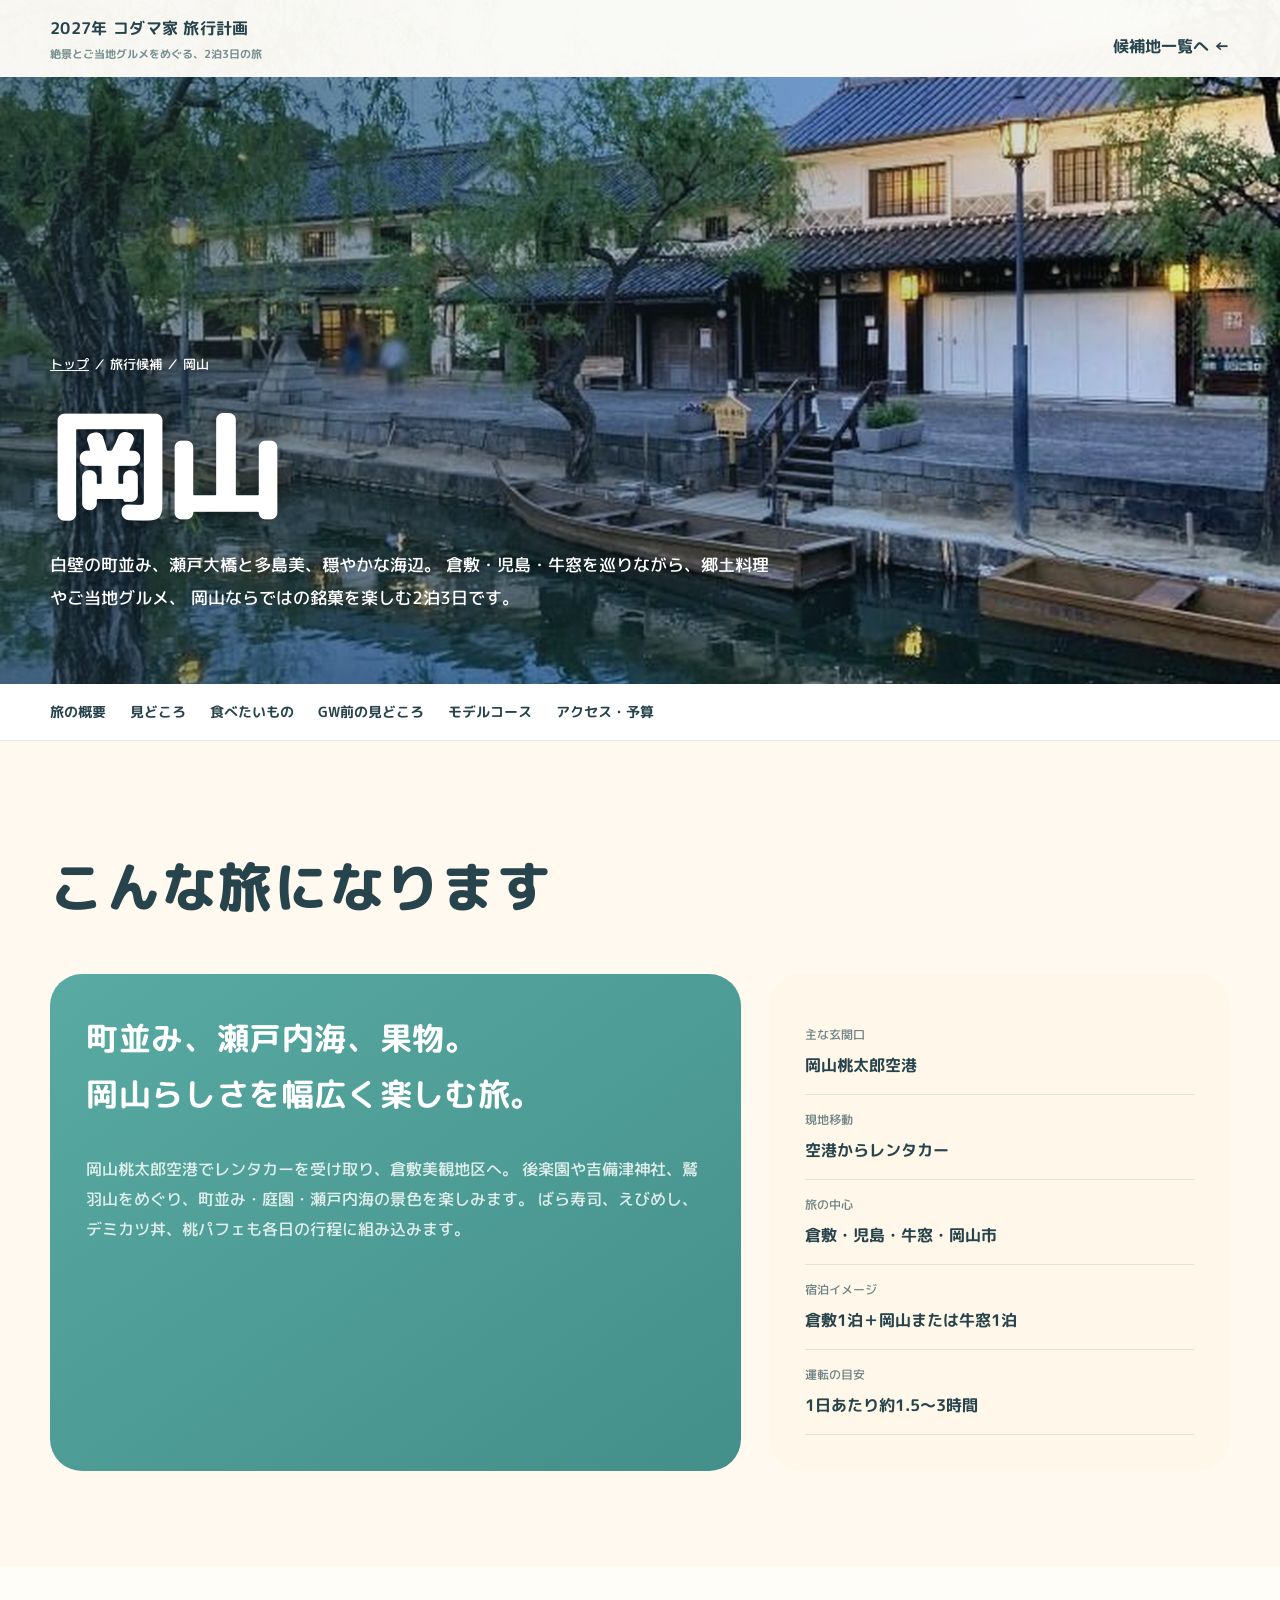
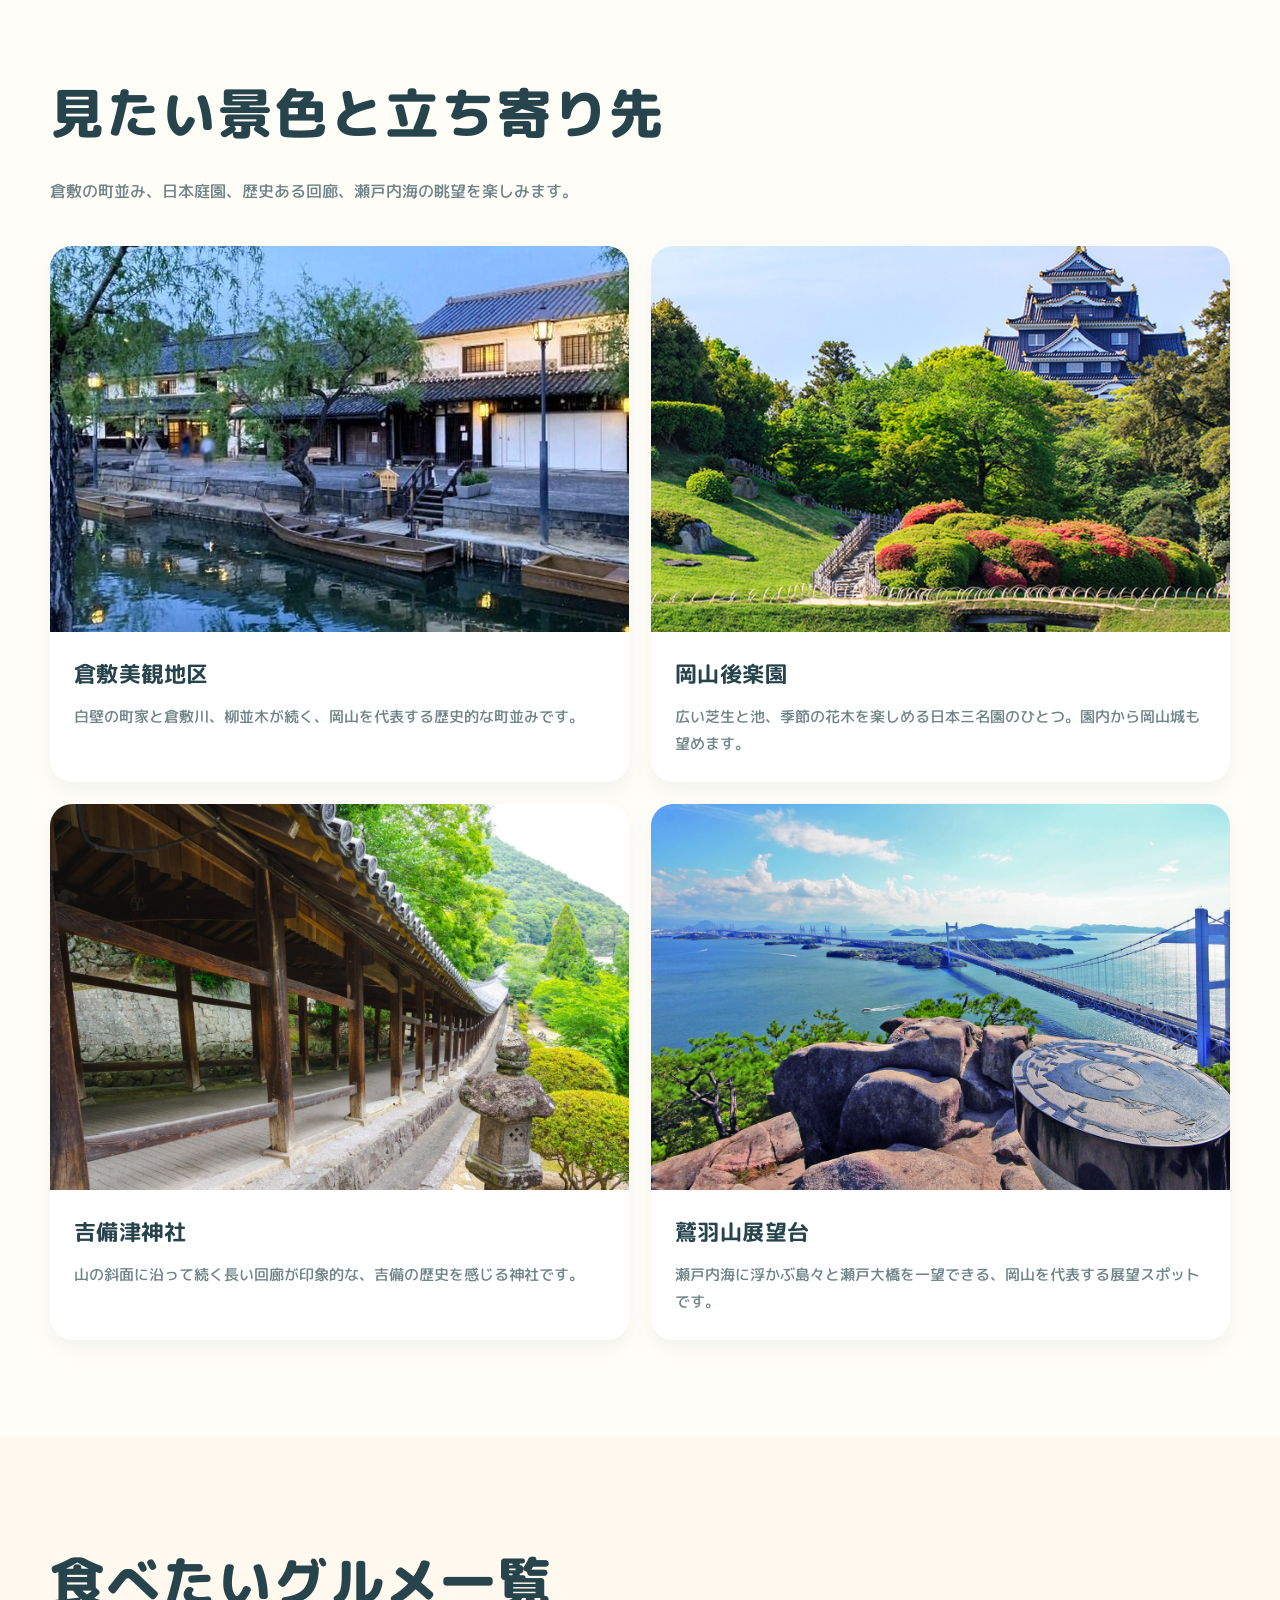
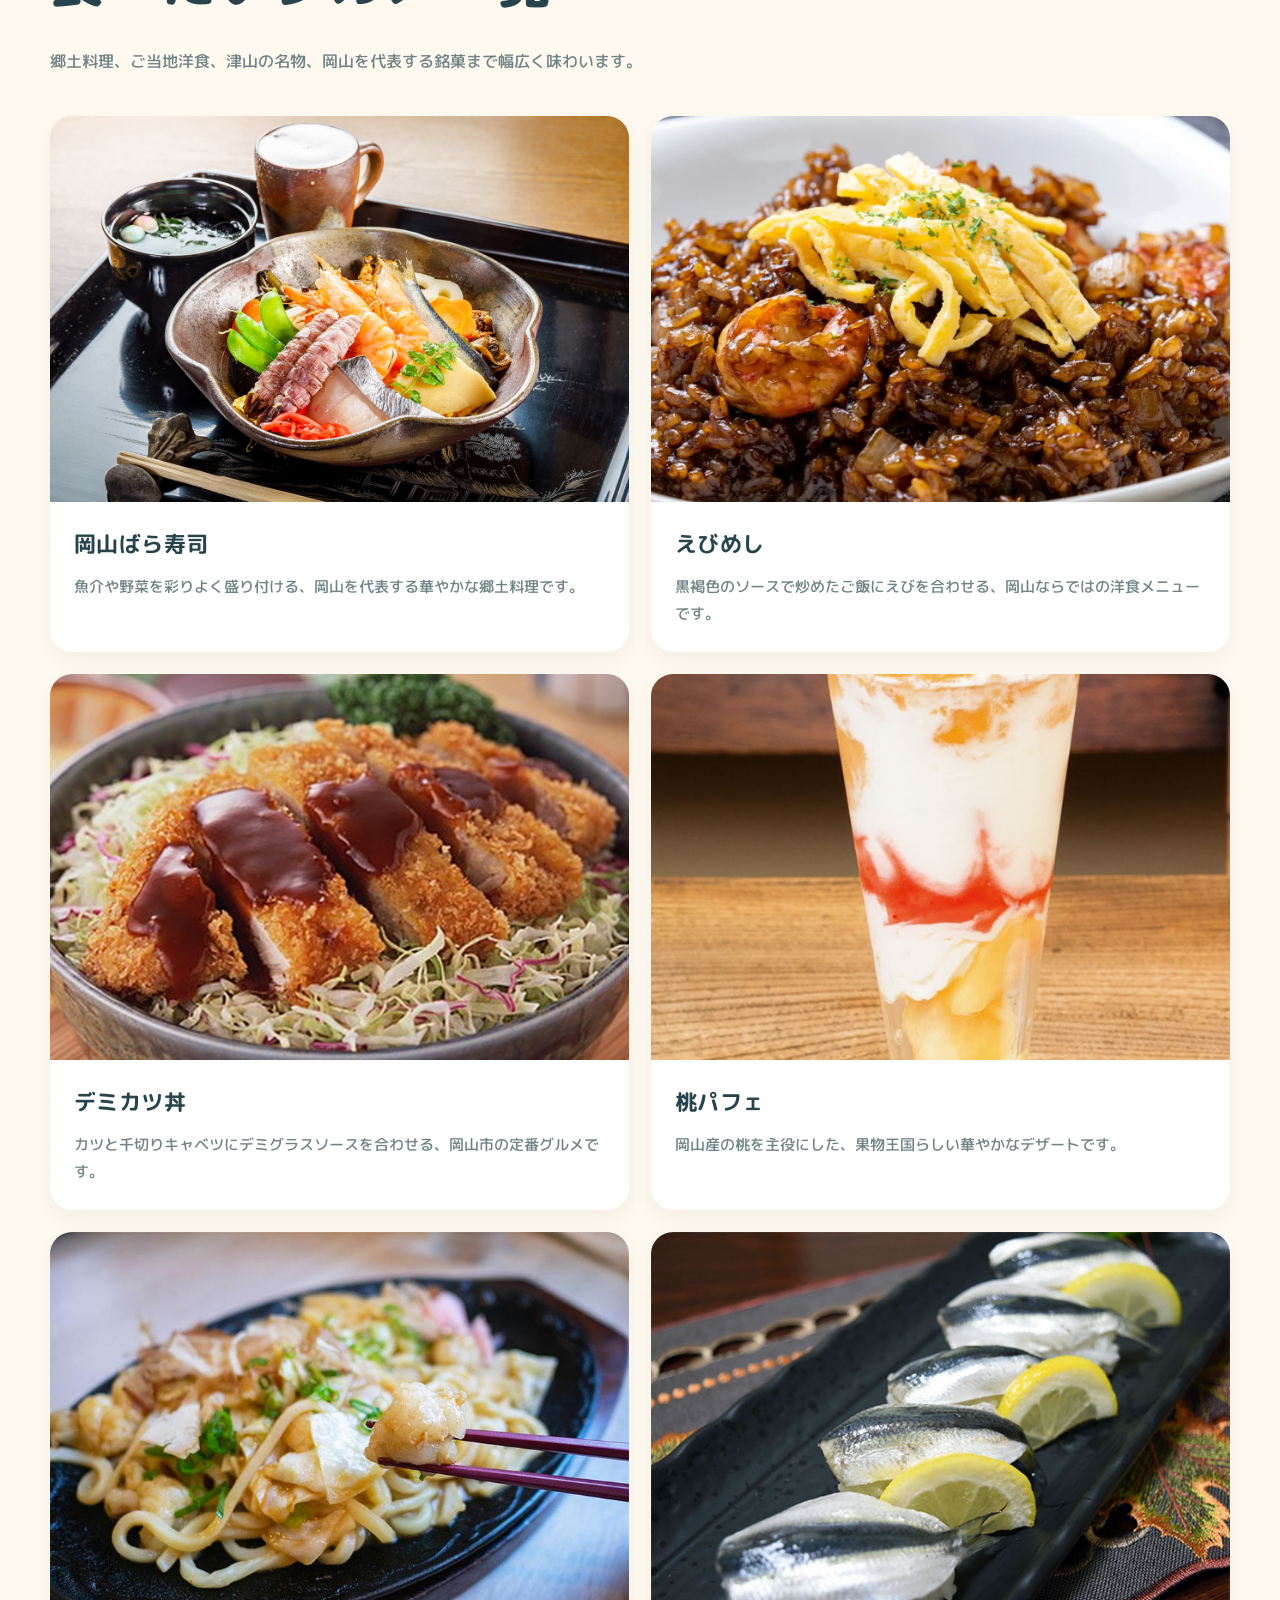
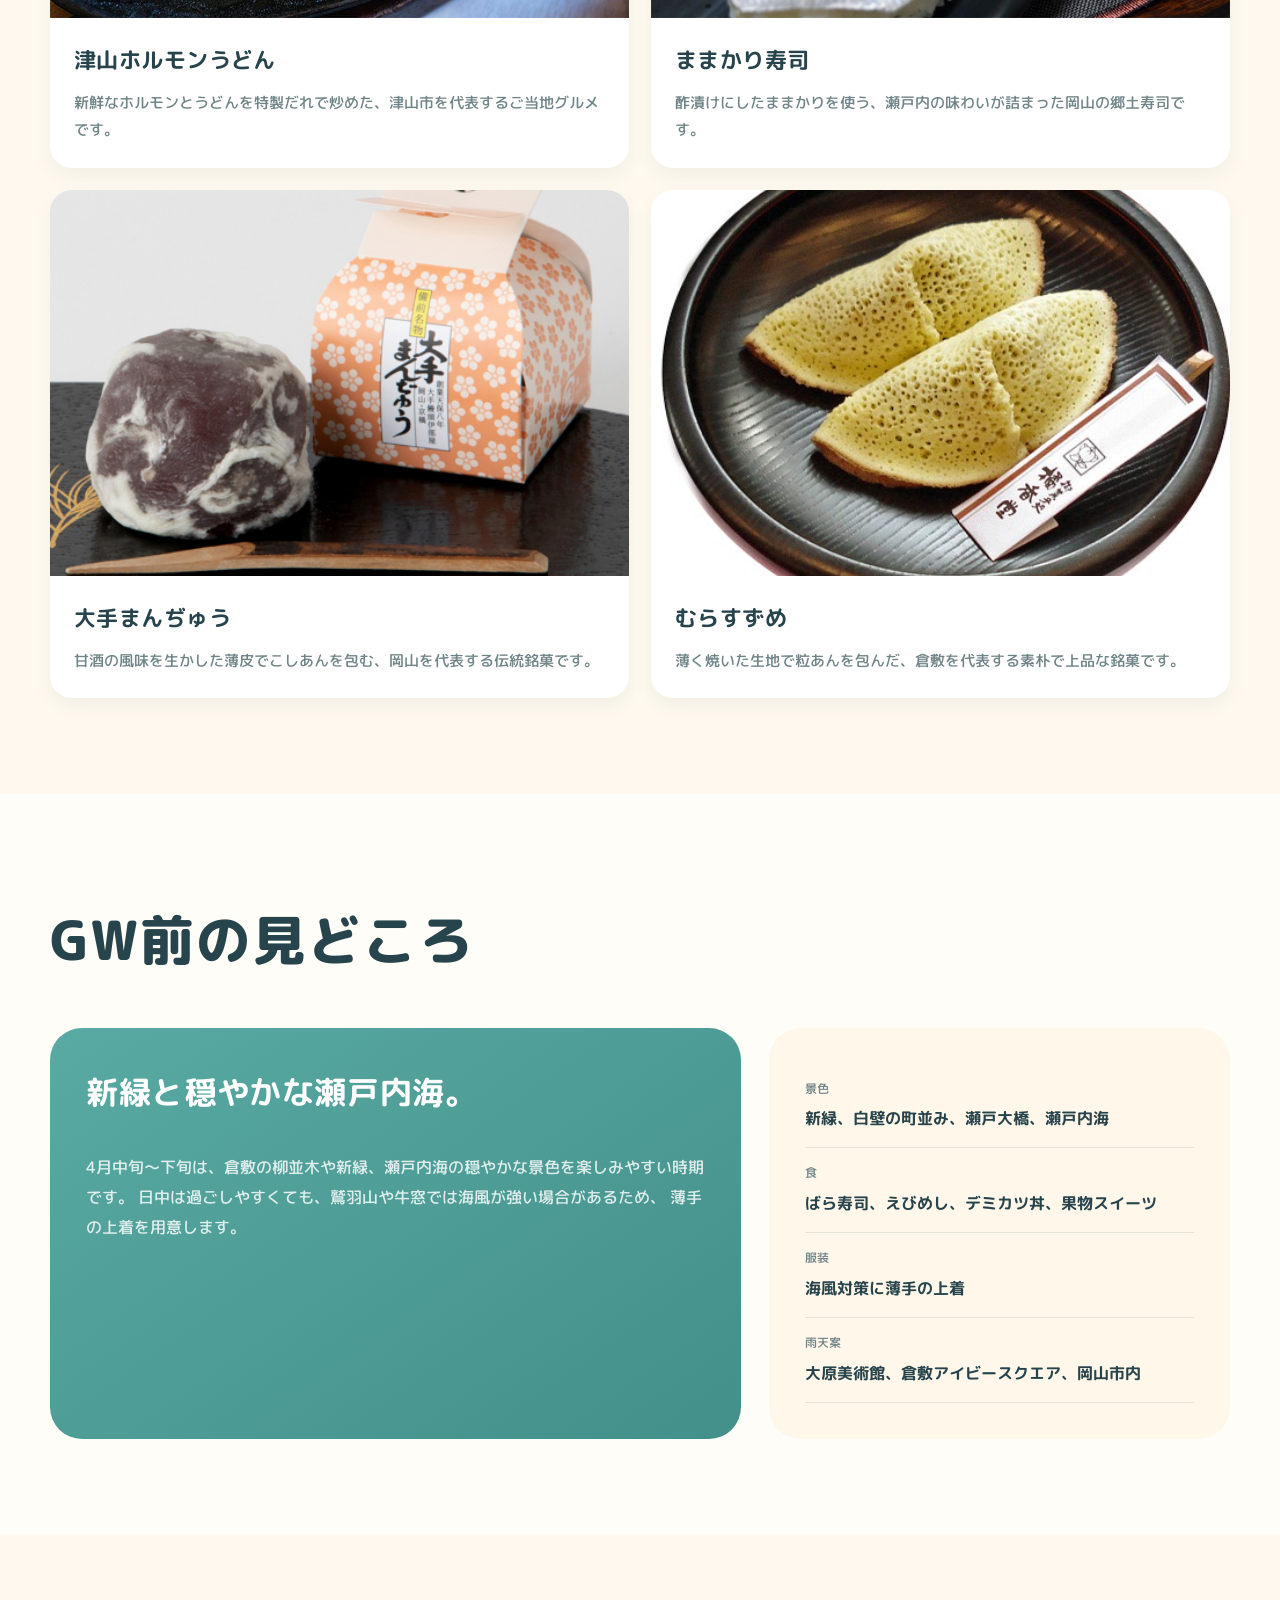
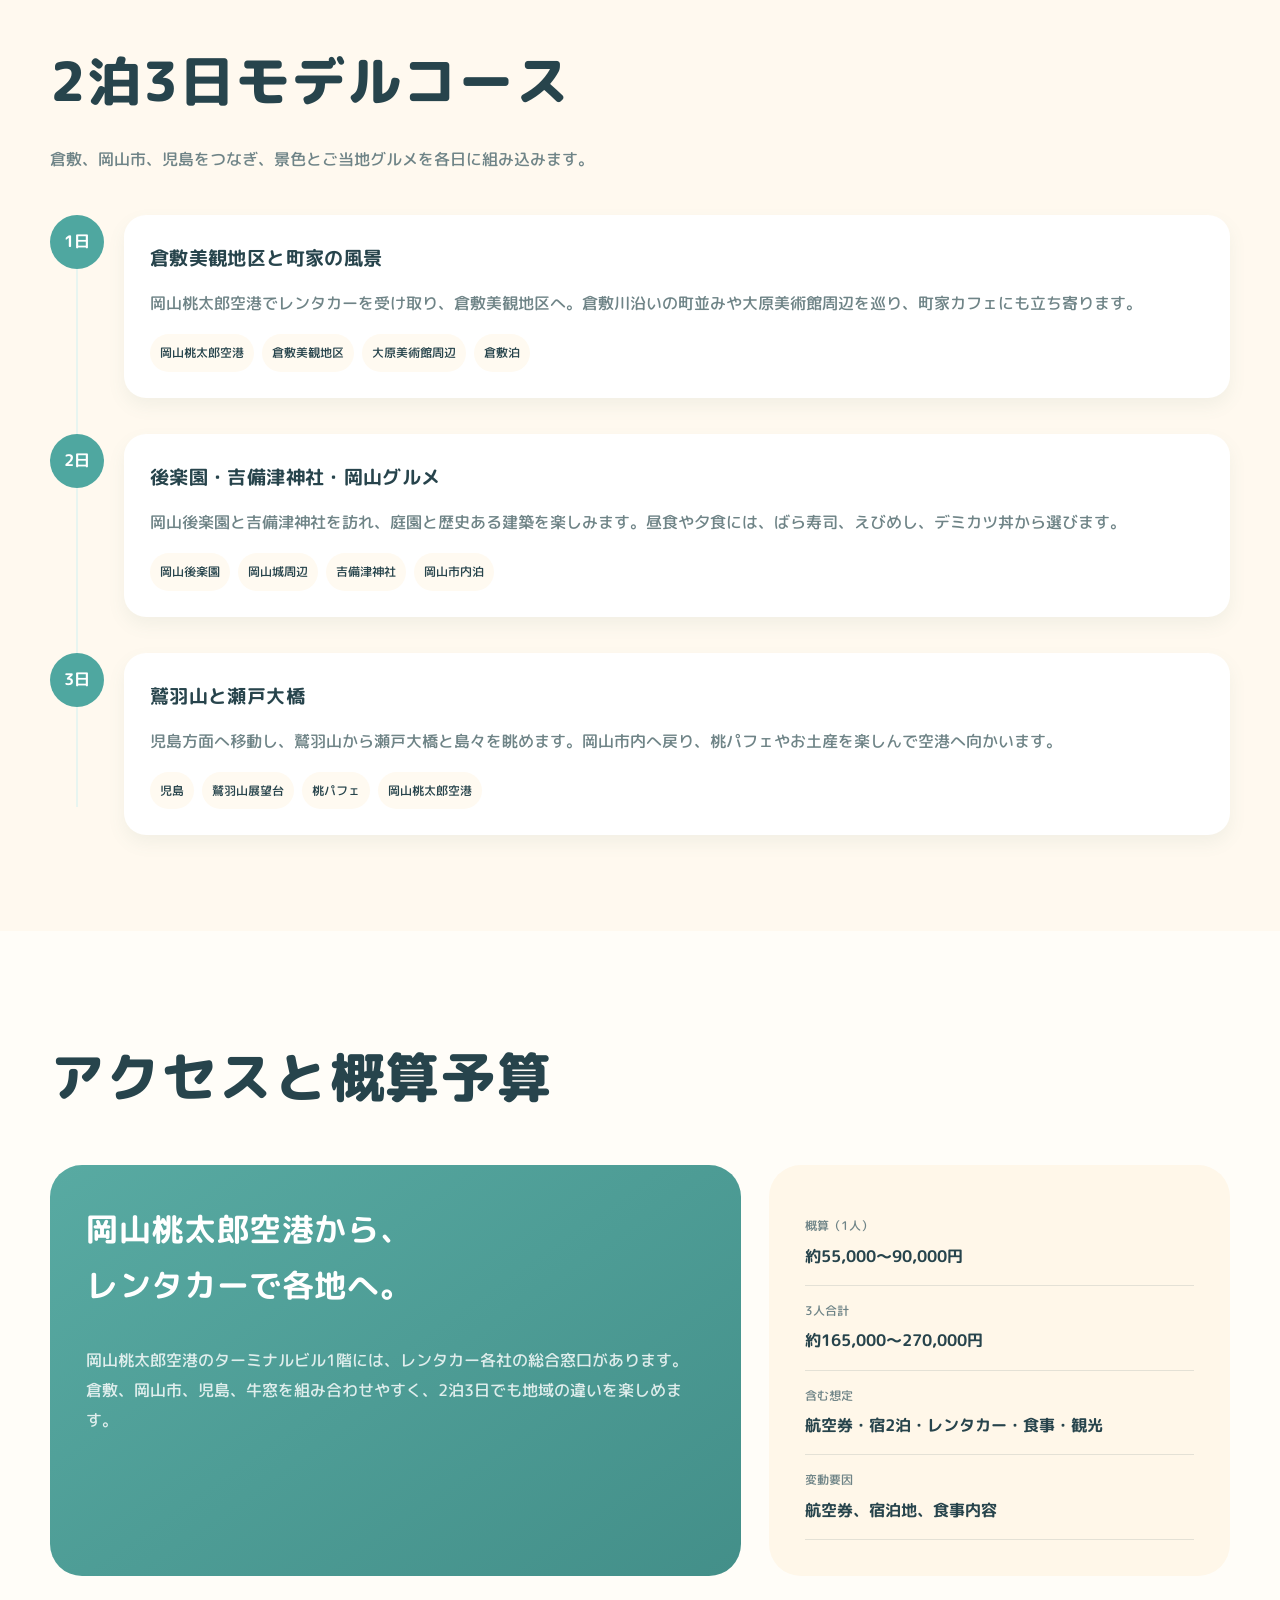
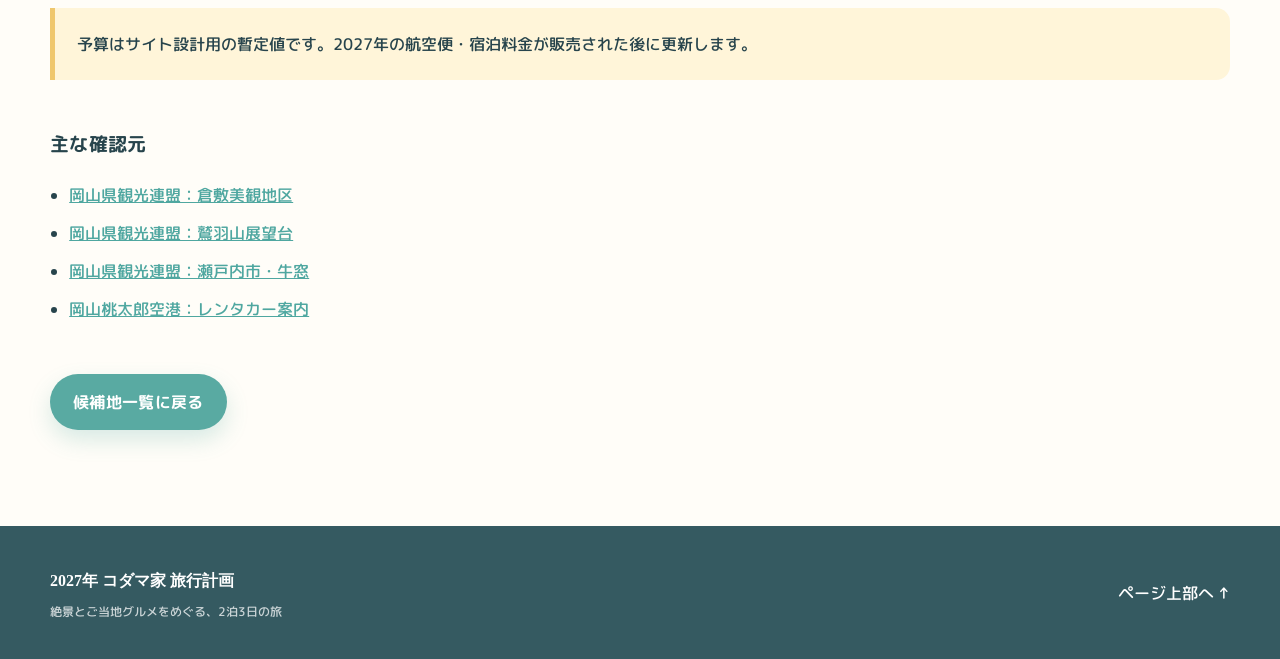
<file: pages/okayama.html>
<!DOCTYPE html>
<html lang="ja">
<head>
  <meta charset="UTF-8">
  <meta name="viewport" content="width=device-width,initial-scale=1,viewport-fit=cover">
  <meta name="description" content="2027年コダマ家旅行計画・岡山候補。倉敷美観地区、鷲羽山、牛窓、岡山グルメを楽しむ2泊3日のモデルプラン。">
  <meta name="theme-color" content="#a66a4f">
  <title>岡山｜2027年 コダマ家 旅行計画</title>
  <link rel="stylesheet" href="../css/style.css">
</head>
<body class="detail-page">
  <header class="site-header">
    <div class="header-inner">
      <a href="../index.html" class="brand">
        <span class="brand-name">2027年 コダマ家 旅行計画</span>
        <span class="brand-subtitle">絶景とご当地グルメをめぐる、2泊3日の旅</span>
      </a>
      <a class="text-link" href="../index.html#destinations">候補地一覧へ ←</a>
    </div>
  </header>

  <main>
    <section class="detail-hero okayama-photo-hero">
      <div class="detail-hero-inner">
        <p class="breadcrumb"><a href="../index.html">トップ</a> ／ 旅行候補 ／ 岡山</p>
        <h1>岡山</h1>
        <p class="detail-hero-lead">
          白壁の町並み、瀬戸大橋と多島美、穏やかな海辺。
          倉敷・児島・牛窓を巡りながら、郷土料理やご当地グルメ、
          岡山ならではの銘菓を楽しむ2泊3日です。
        </p>
      </div>
    </section>

    <nav class="detail-nav" aria-label="岡山ページ内メニュー">
      <div class="detail-nav-inner">
        <a href="#summary">旅の概要</a>
        <a href="#scenery">見どころ</a>
        <a href="#food">食べたいもの</a>
        <a href="#season">GW前の見どころ</a>
        <a href="#route">モデルコース</a>
        <a href="#access">アクセス・予算</a>
      </div>
    </nav>

    <section class="detail-section" id="summary">
      <div class="detail-inner">
        <div class="detail-heading">
          <h2>こんな旅になります</h2>
        </div>
        <div class="summary-grid">
          <article class="story-card">
            <h3>町並み、瀬戸内海、果物。<br>岡山らしさを幅広く楽しむ旅。</h3>
            <p>
              岡山桃太郎空港でレンタカーを受け取り、倉敷美観地区へ。
              後楽園や吉備津神社、鷲羽山をめぐり、町並み・庭園・瀬戸内海の景色を楽しみます。
              ばら寿司、えびめし、デミカツ丼、桃パフェも各日の行程に組み込みます。
            </p>
          </article>
          <aside class="info-card">
            <dl>
              <div><dt>主な玄関口</dt><dd>岡山桃太郎空港</dd></div>
              <div><dt>現地移動</dt><dd>空港からレンタカー</dd></div>
              <div><dt>旅の中心</dt><dd>倉敷・児島・牛窓・岡山市</dd></div>
              <div><dt>宿泊イメージ</dt><dd>倉敷1泊＋岡山または牛窓1泊</dd></div>
              <div><dt>運転の目安</dt><dd>1日あたり約1.5〜3時間</dd></div>
            </dl>
          </aside>
        </div>
      </div>
    </section>

    <section class="detail-section" id="scenery">
      <div class="detail-inner">
        <div class="detail-heading">
          <h2>見たい景色と立ち寄り先</h2>
          <p>倉敷の町並み、日本庭園、歴史ある回廊、瀬戸内海の眺望を楽しみます。</p>
        </div>
        <div class="feature-grid okayama-feature-grid">
          <article class="feature-card">
            <img class="card-photo" src="../images/okayama/okayama-01-hero.png" alt="倉敷美観地区" loading="lazy">
            <div class="card-copy"><h3>倉敷美観地区</h3><p>白壁の町家と倉敷川、柳並木が続く、岡山を代表する歴史的な町並みです。</p></div>
          </article>
          <article class="feature-card">
            <img class="card-photo" src="../images/okayama/okayama-02-korakuen.png" alt="岡山後楽園と岡山城" loading="lazy">
            <div class="card-copy"><h3>岡山後楽園</h3><p>広い芝生と池、季節の花木を楽しめる日本三名園のひとつ。園内から岡山城も望めます。</p></div>
          </article>
          <article class="feature-card">
            <img class="card-photo" src="../images/okayama/okayama-03-kibitsujinja.png" alt="吉備津神社の長い回廊" loading="lazy">
            <div class="card-copy"><h3>吉備津神社</h3><p>山の斜面に沿って続く長い回廊が印象的な、吉備の歴史を感じる神社です。</p></div>
          </article>
          <article class="feature-card">
            <img class="card-photo" src="../images/okayama/okayama-04-washuzan.png" alt="鷲羽山から望む瀬戸大橋" loading="lazy">
            <div class="card-copy"><h3>鷲羽山展望台</h3><p>瀬戸内海に浮かぶ島々と瀬戸大橋を一望できる、岡山を代表する展望スポットです。</p></div>
          </article>
        </div>
      </div>
    </section>

    <section class="detail-section" id="food">
      <div class="detail-inner">
        <div class="detail-heading">
          <h2>食べたいグルメ一覧</h2>
          <p>郷土料理、ご当地洋食、津山の名物、岡山を代表する銘菓まで幅広く味わいます。</p>
        </div>
        <div class="food-grid okayama-food-grid">
          <article class="food-card">
            <img class="card-photo" src="../images/okayama/okayama-05-barazushi.png" alt="岡山ばら寿司" loading="lazy">
            <div class="card-copy"><h3>岡山ばら寿司</h3><p>魚介や野菜を彩りよく盛り付ける、岡山を代表する華やかな郷土料理です。</p></div>
          </article>
          <article class="food-card">
            <img class="card-photo" src="../images/okayama/okayama-06-ebimeshi.png" alt="えびめし" loading="lazy">
            <div class="card-copy"><h3>えびめし</h3><p>黒褐色のソースで炒めたご飯にえびを合わせる、岡山ならではの洋食メニューです。</p></div>
          </article>
          <article class="food-card">
            <img class="card-photo" src="../images/okayama/okayama-07-demikatsudon.png" alt="デミカツ丼" loading="lazy">
            <div class="card-copy"><h3>デミカツ丼</h3><p>カツと千切りキャベツにデミグラスソースを合わせる、岡山市の定番グルメです。</p></div>
          </article>
          <article class="food-card">
            <img class="card-photo" src="../images/okayama/okayama-08-peachparfait.png" alt="桃パフェ" loading="lazy">
            <div class="card-copy"><h3>桃パフェ</h3><p>岡山産の桃を主役にした、果物王国らしい華やかなデザートです。</p></div>
          </article>
          <article class="food-card">
            <img class="card-photo" src="../images/okayama/okayama-09-horumon-udon.jpg" alt="津山ホルモンうどん" loading="lazy">
            <div class="card-copy"><h3>津山ホルモンうどん</h3><p>新鮮なホルモンとうどんを特製だれで炒めた、津山市を代表するご当地グルメです。</p></div>
          </article>
          <article class="food-card">
            <img class="card-photo" src="../images/okayama/okayama-10-mamakari-zushi.jpg" alt="ままかり寿司" loading="lazy">
            <div class="card-copy"><h3>ままかり寿司</h3><p>酢漬けにしたままかりを使う、瀬戸内の味わいが詰まった岡山の郷土寿司です。</p></div>
          </article>
          <article class="food-card">
            <img class="card-photo" src="../images/okayama/okayama-11-ote-manju.jpg" alt="大手まんぢゅう" loading="lazy">
            <div class="card-copy"><h3>大手まんぢゅう</h3><p>甘酒の風味を生かした薄皮でこしあんを包む、岡山を代表する伝統銘菓です。</p></div>
          </article>
          <article class="food-card">
            <img class="card-photo" src="../images/okayama/okayama-12-murasuzume.jpg" alt="むらすずめ" loading="lazy">
            <div class="card-copy"><h3>むらすずめ</h3><p>薄く焼いた生地で粒あんを包んだ、倉敷を代表する素朴で上品な銘菓です。</p></div>
          </article>
        </div>
      </div>
    </section>

    <section class="detail-section" id="season">
      <div class="detail-inner">
        <div class="detail-heading">
          <h2>GW前の見どころ</h2>
        </div>
        <div class="summary-grid">
          <article class="story-card">
            <h3>新緑と穏やかな瀬戸内海。</h3>
            <p>
              4月中旬〜下旬は、倉敷の柳並木や新緑、瀬戸内海の穏やかな景色を楽しみやすい時期です。
              日中は過ごしやすくても、鷲羽山や牛窓では海風が強い場合があるため、
              薄手の上着を用意します。
            </p>
          </article>
          <aside class="info-card">
            <dl>
              <div><dt>景色</dt><dd>新緑、白壁の町並み、瀬戸大橋、瀬戸内海</dd></div>
              <div><dt>食</dt><dd>ばら寿司、えびめし、デミカツ丼、果物スイーツ</dd></div>
              <div><dt>服装</dt><dd>海風対策に薄手の上着</dd></div>
              <div><dt>雨天案</dt><dd>大原美術館、倉敷アイビースクエア、岡山市内</dd></div>
            </dl>
          </aside>
        </div>
      </div>
    </section>

    <section class="detail-section" id="route">
      <div class="detail-inner">
        <div class="detail-heading">
          <h2>2泊3日モデルコース</h2>
          <p>倉敷、岡山市、児島をつなぎ、景色とご当地グルメを各日に組み込みます。</p>
        </div>
        <ol class="route-list">
          <li>
            <span class="route-day">1日</span>
            <div class="route-content">
              <h3>倉敷美観地区と町家の風景</h3>
              <p>岡山桃太郎空港でレンタカーを受け取り、倉敷美観地区へ。倉敷川沿いの町並みや大原美術館周辺を巡り、町家カフェにも立ち寄ります。</p>
              <div class="route-stops"><span>岡山桃太郎空港</span><span>倉敷美観地区</span><span>大原美術館周辺</span><span>倉敷泊</span></div>
            </div>
          </li>
          <li>
            <span class="route-day">2日</span>
            <div class="route-content">
              <h3>後楽園・吉備津神社・岡山グルメ</h3>
              <p>岡山後楽園と吉備津神社を訪れ、庭園と歴史ある建築を楽しみます。昼食や夕食には、ばら寿司、えびめし、デミカツ丼から選びます。</p>
              <div class="route-stops"><span>岡山後楽園</span><span>岡山城周辺</span><span>吉備津神社</span><span>岡山市内泊</span></div>
            </div>
          </li>
          <li>
            <span class="route-day">3日</span>
            <div class="route-content">
              <h3>鷲羽山と瀬戸大橋</h3>
              <p>児島方面へ移動し、鷲羽山から瀬戸大橋と島々を眺めます。岡山市内へ戻り、桃パフェやお土産を楽しんで空港へ向かいます。</p>
              <div class="route-stops"><span>児島</span><span>鷲羽山展望台</span><span>桃パフェ</span><span>岡山桃太郎空港</span></div>
            </div>
          </li>
        </ol>
      </div>
    </section>

    <section class="detail-section" id="access">
      <div class="detail-inner">
        <div class="detail-heading">
          <h2>アクセスと概算予算</h2>
        </div>
        <div class="summary-grid">
          <article class="story-card">
            <h3>岡山桃太郎空港から、<br>レンタカーで各地へ。</h3>
            <p>
              岡山桃太郎空港のターミナルビル1階には、レンタカー各社の総合窓口があります。
              倉敷、岡山市、児島、牛窓を組み合わせやすく、2泊3日でも地域の違いを楽しめます。
            </p>
          </article>
          <aside class="info-card">
            <dl>
              <div><dt>概算（1人）</dt><dd>約55,000〜90,000円</dd></div>
              <div><dt>3人合計</dt><dd>約165,000〜270,000円</dd></div>
              <div><dt>含む想定</dt><dd>航空券・宿2泊・レンタカー・食事・観光</dd></div>
              <div><dt>変動要因</dt><dd>航空券、宿泊地、食事内容</dd></div>
            </dl>
          </aside>
        </div>

        <div class="notice-card" style="margin-top:32px">
          予算はサイト設計用の暫定値です。2027年の航空便・宿泊料金が販売された後に更新します。
        </div>

        <div style="margin-top:48px">
          <h3>主な確認元</h3>
          <ul class="source-list">
            <li><a href="https://www.okayama-kanko.jp/spot/detail_10226.html" target="_blank" rel="noopener">岡山県観光連盟：倉敷美観地区</a></li>
            <li><a href="https://www.okayama-kanko.jp/spot/detail_10430.html" target="_blank" rel="noopener">岡山県観光連盟：鷲羽山展望台</a></li>
            <li><a href="https://www.okayama-kanko.jp/setouchi/index.html" target="_blank" rel="noopener">岡山県観光連盟：瀬戸内市・牛窓</a></li>
            <li><a href="https://www.okayama-airport.org/facility/1602" target="_blank" rel="noopener">岡山桃太郎空港：レンタカー案内</a></li>
          </ul>
        </div>

        <a class="button button-primary back-button" href="../index.html#destinations">候補地一覧に戻る</a>
      </div>
    </section>
  </main>

  <footer class="site-footer">
    <div class="footer-inner">
      <div>
        <strong>2027年 コダマ家 旅行計画</strong>
        <span class="footer-subtitle">絶景とご当地グルメをめぐる、2泊3日の旅</span>
      </div>
      <a href="#">ページ上部へ ↑</a>
    </div>
  </footer>

  <script>
    const header=document.querySelector(".site-header");
    const update=()=>header.classList.toggle("scrolled",window.scrollY>24);
    addEventListener("scroll",update,{passive:true});
    update();
  </script>
</body>
</html>
</file>
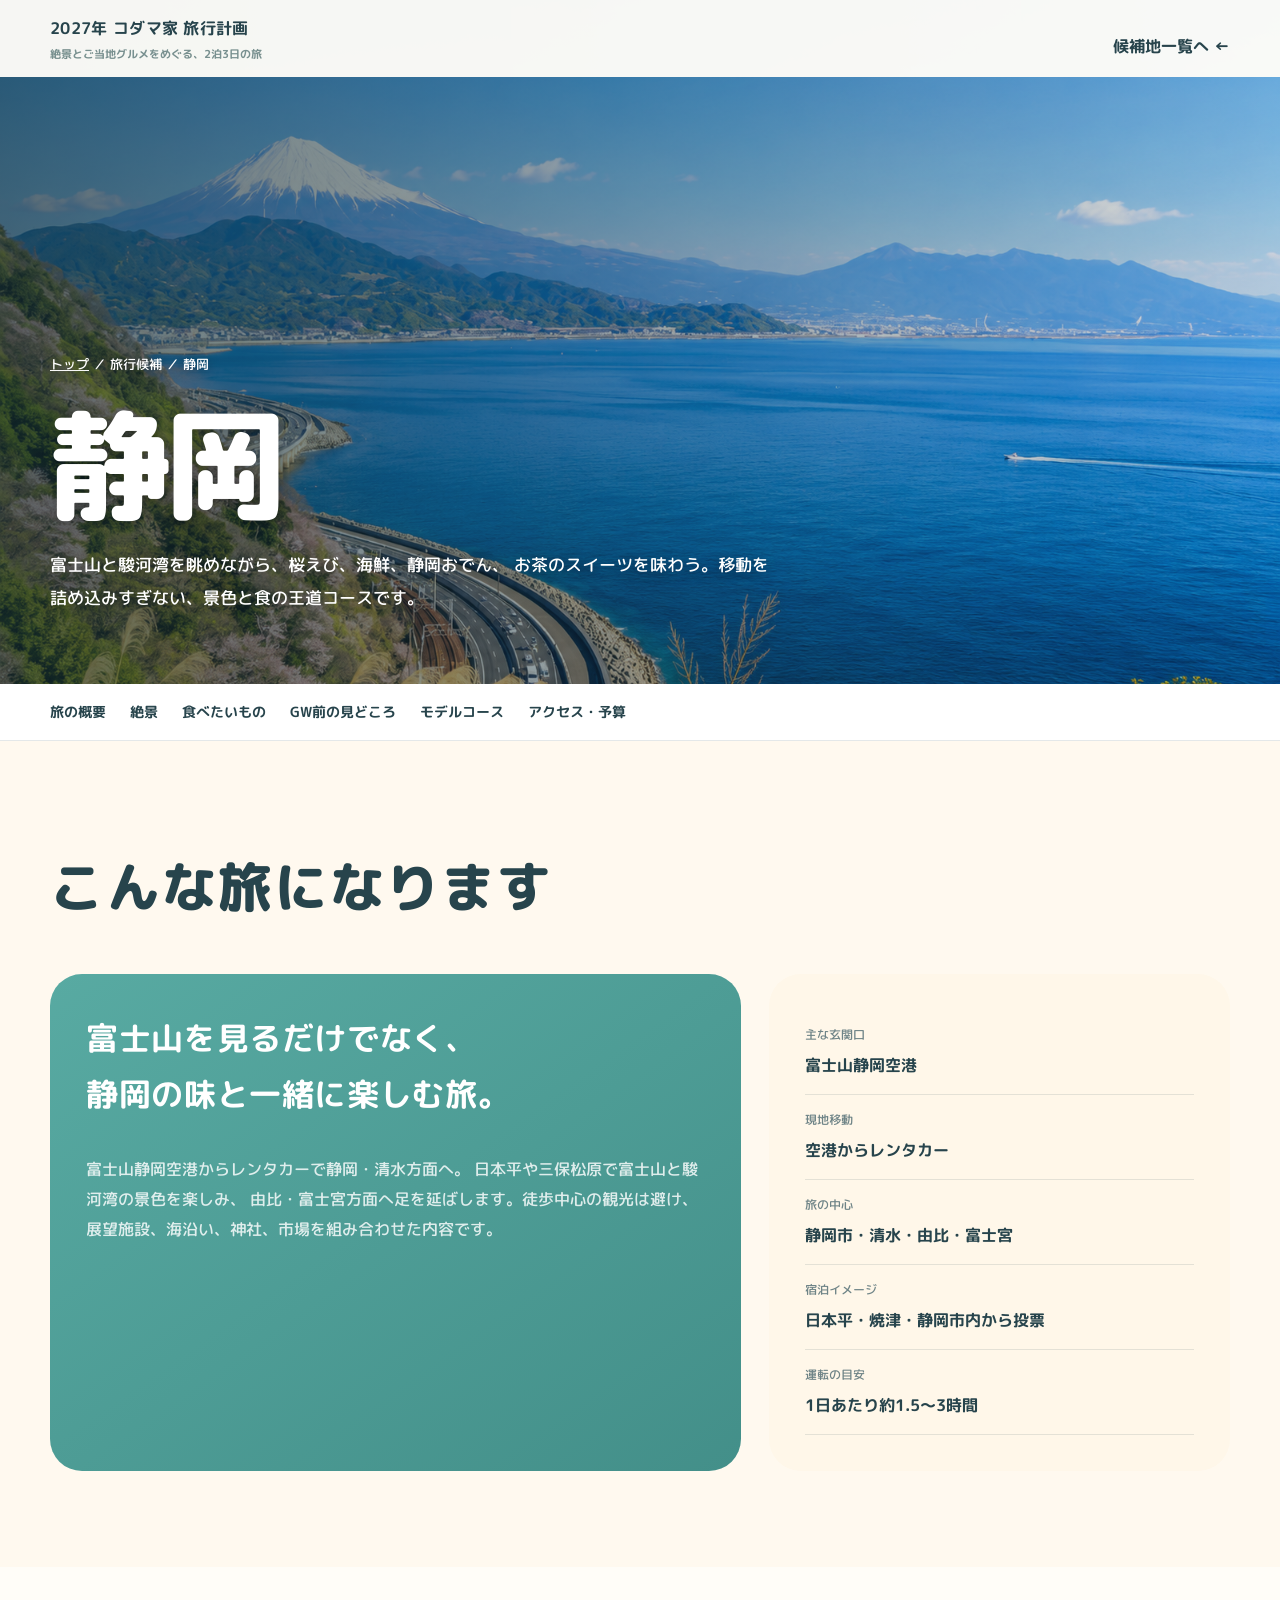
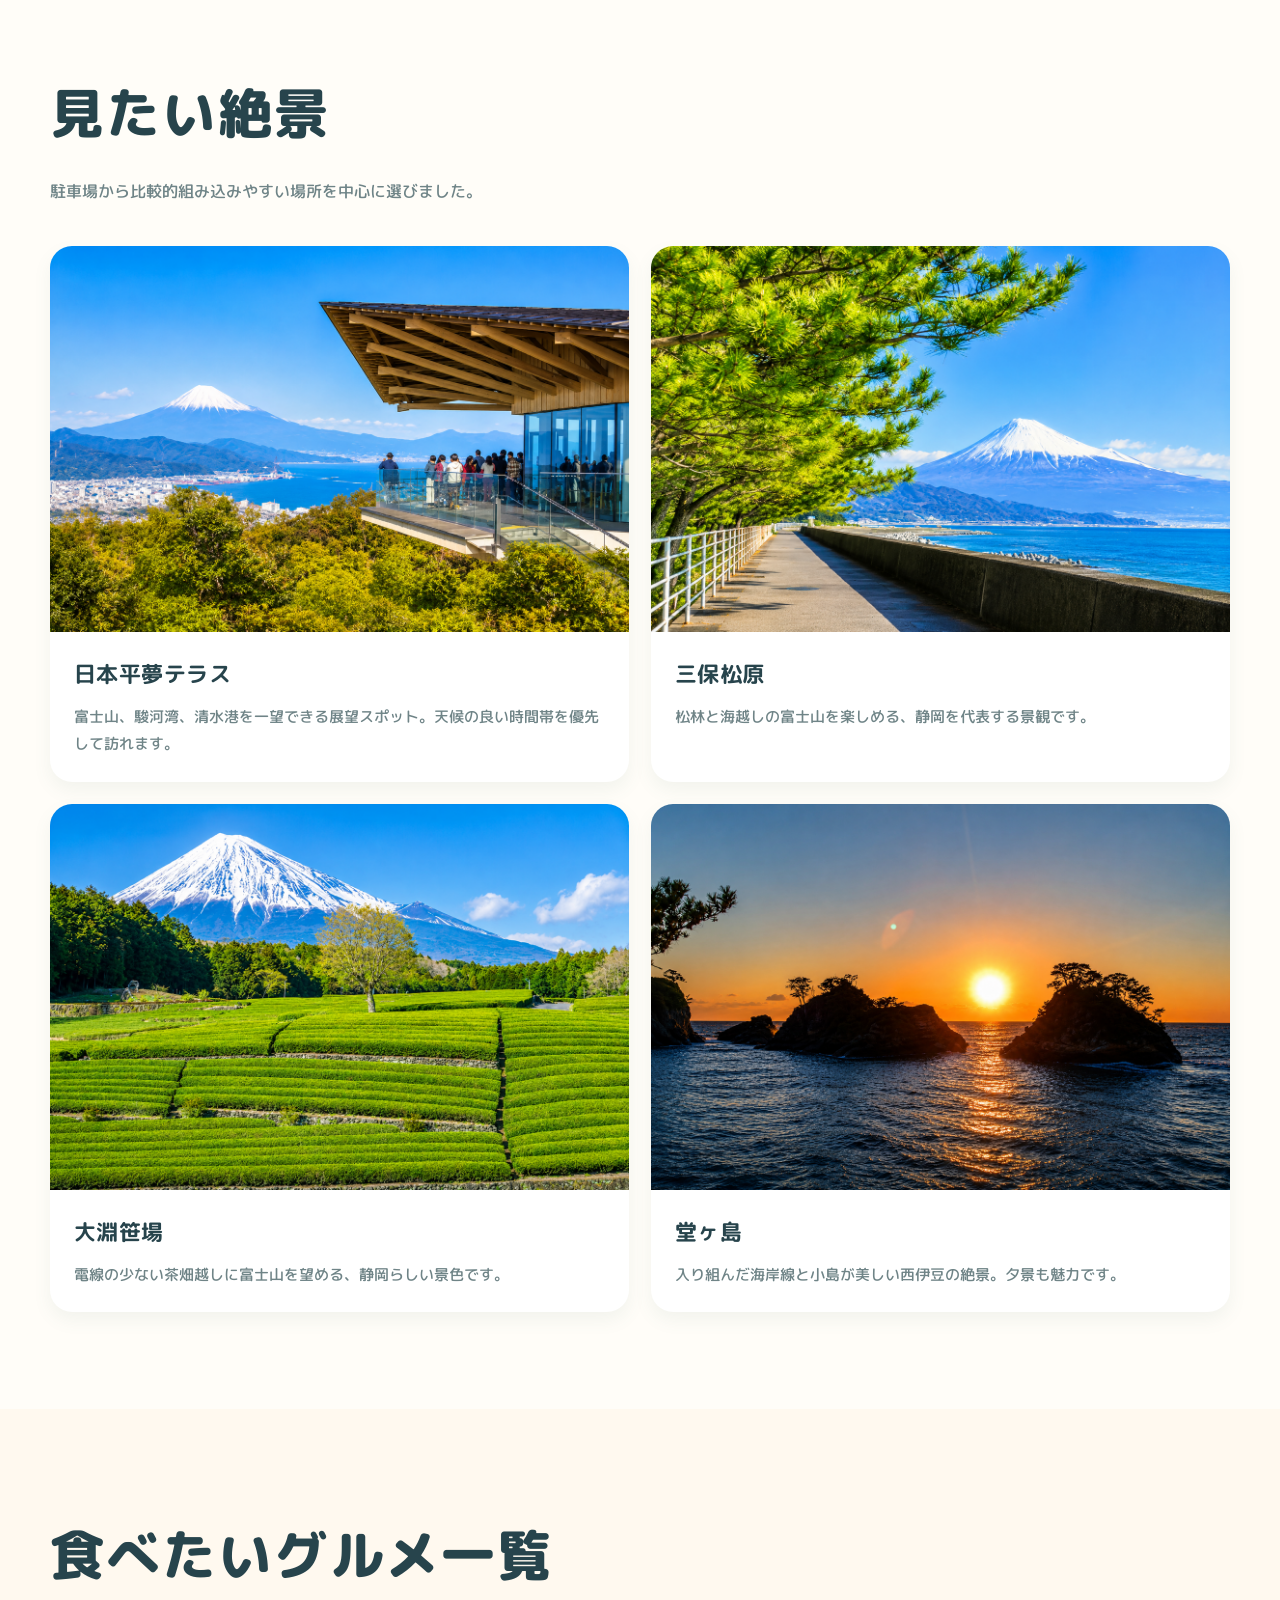
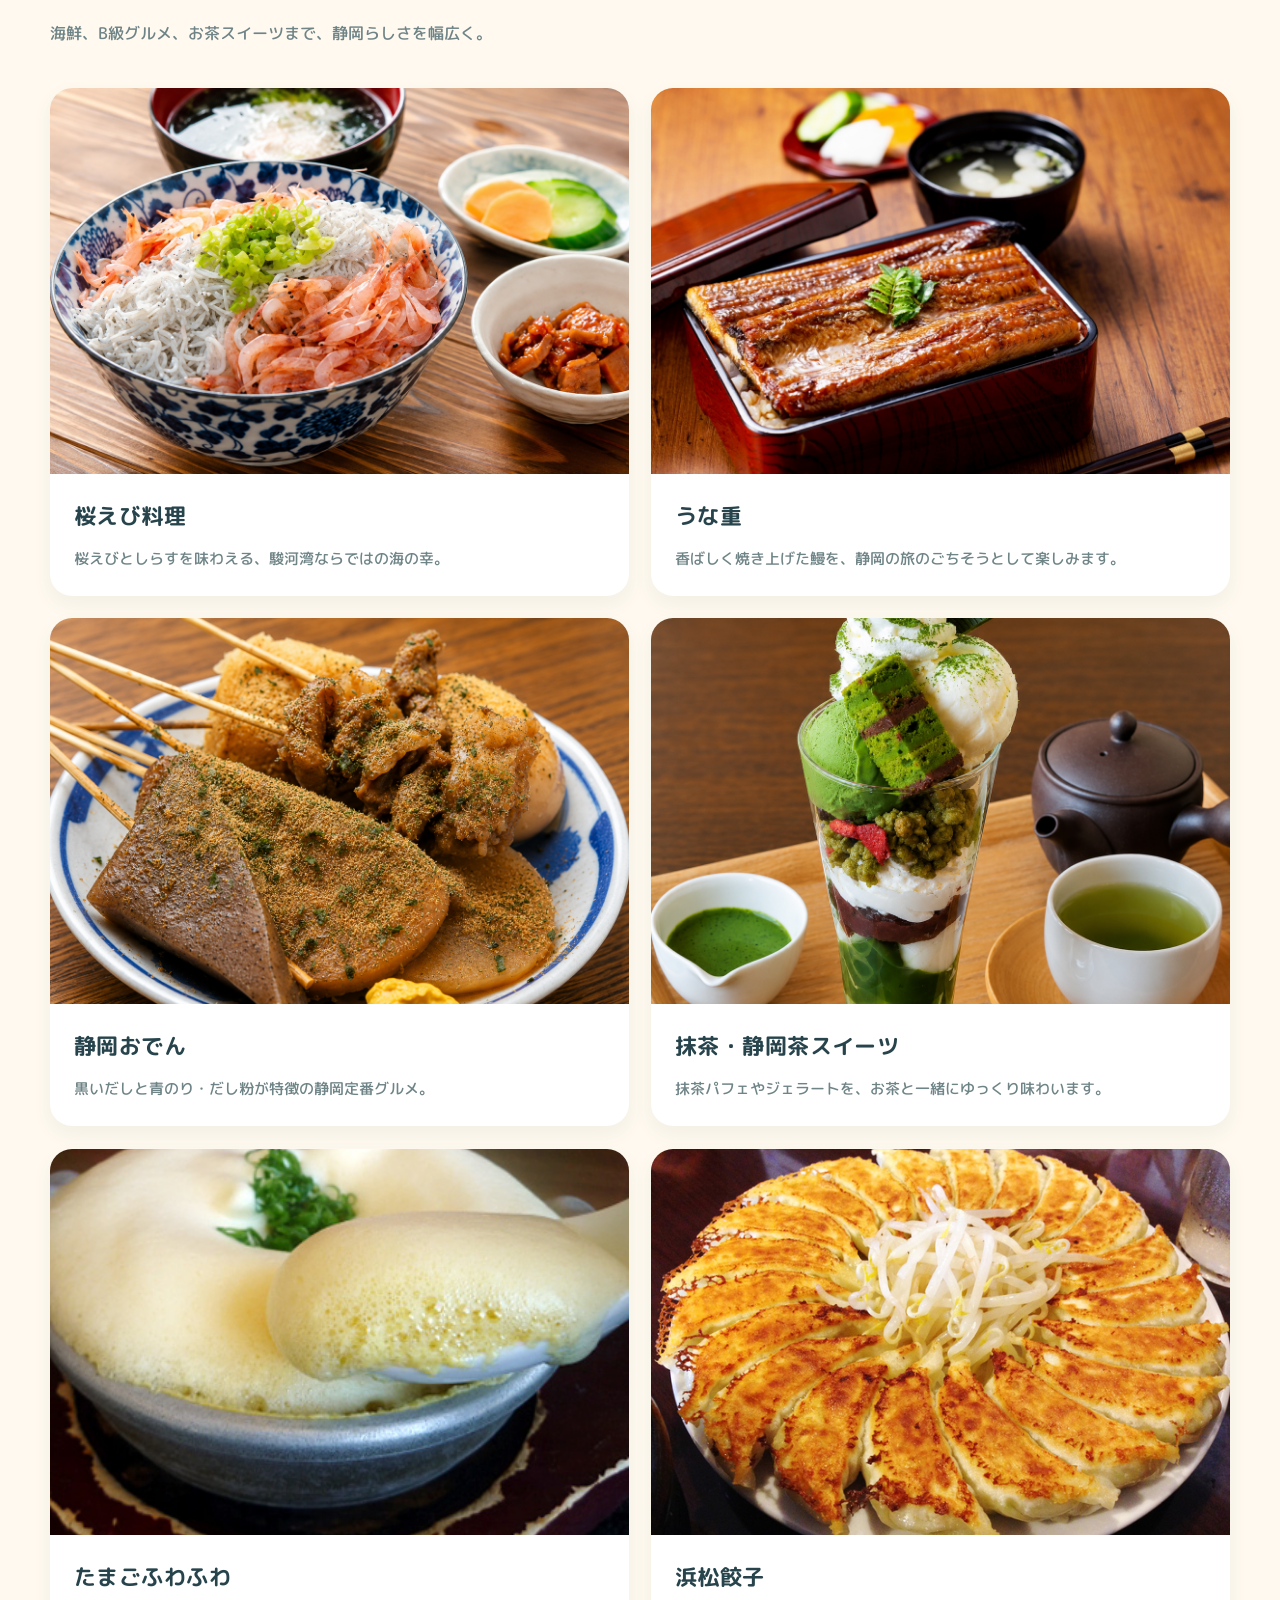
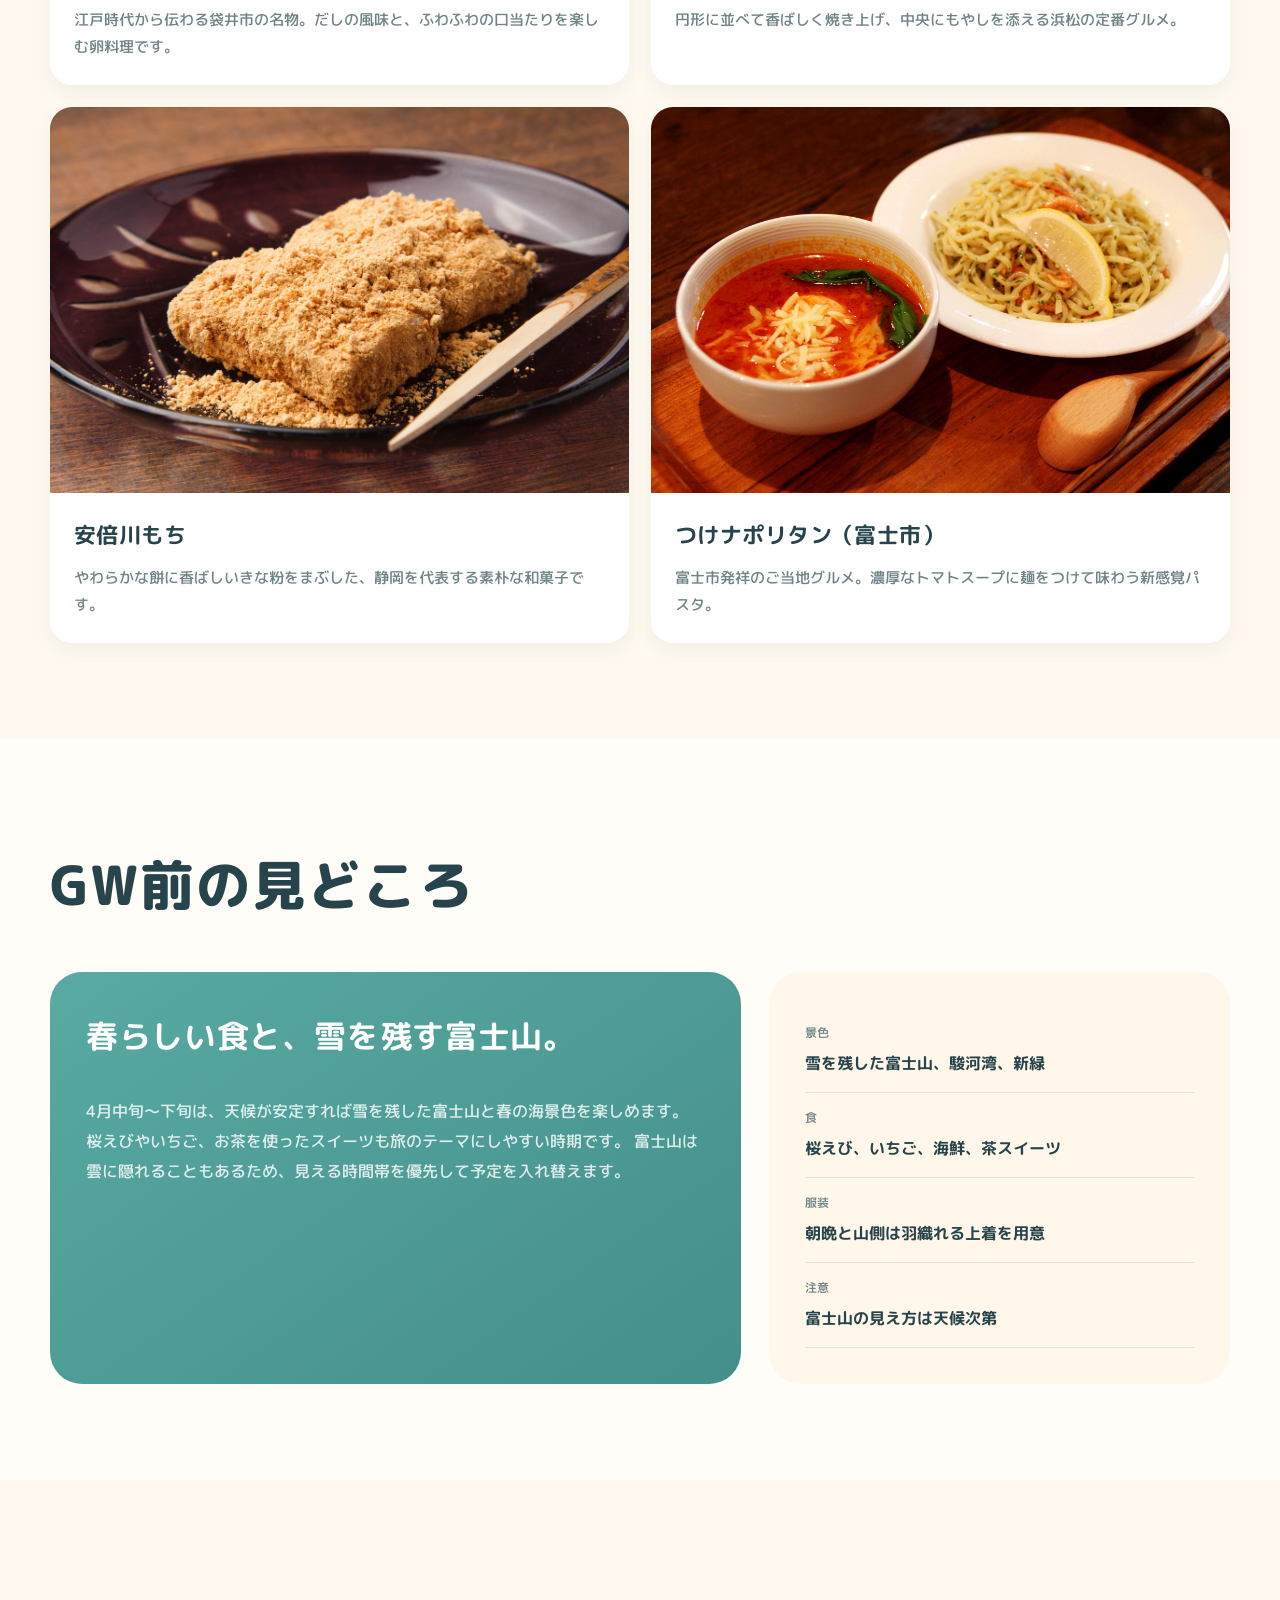
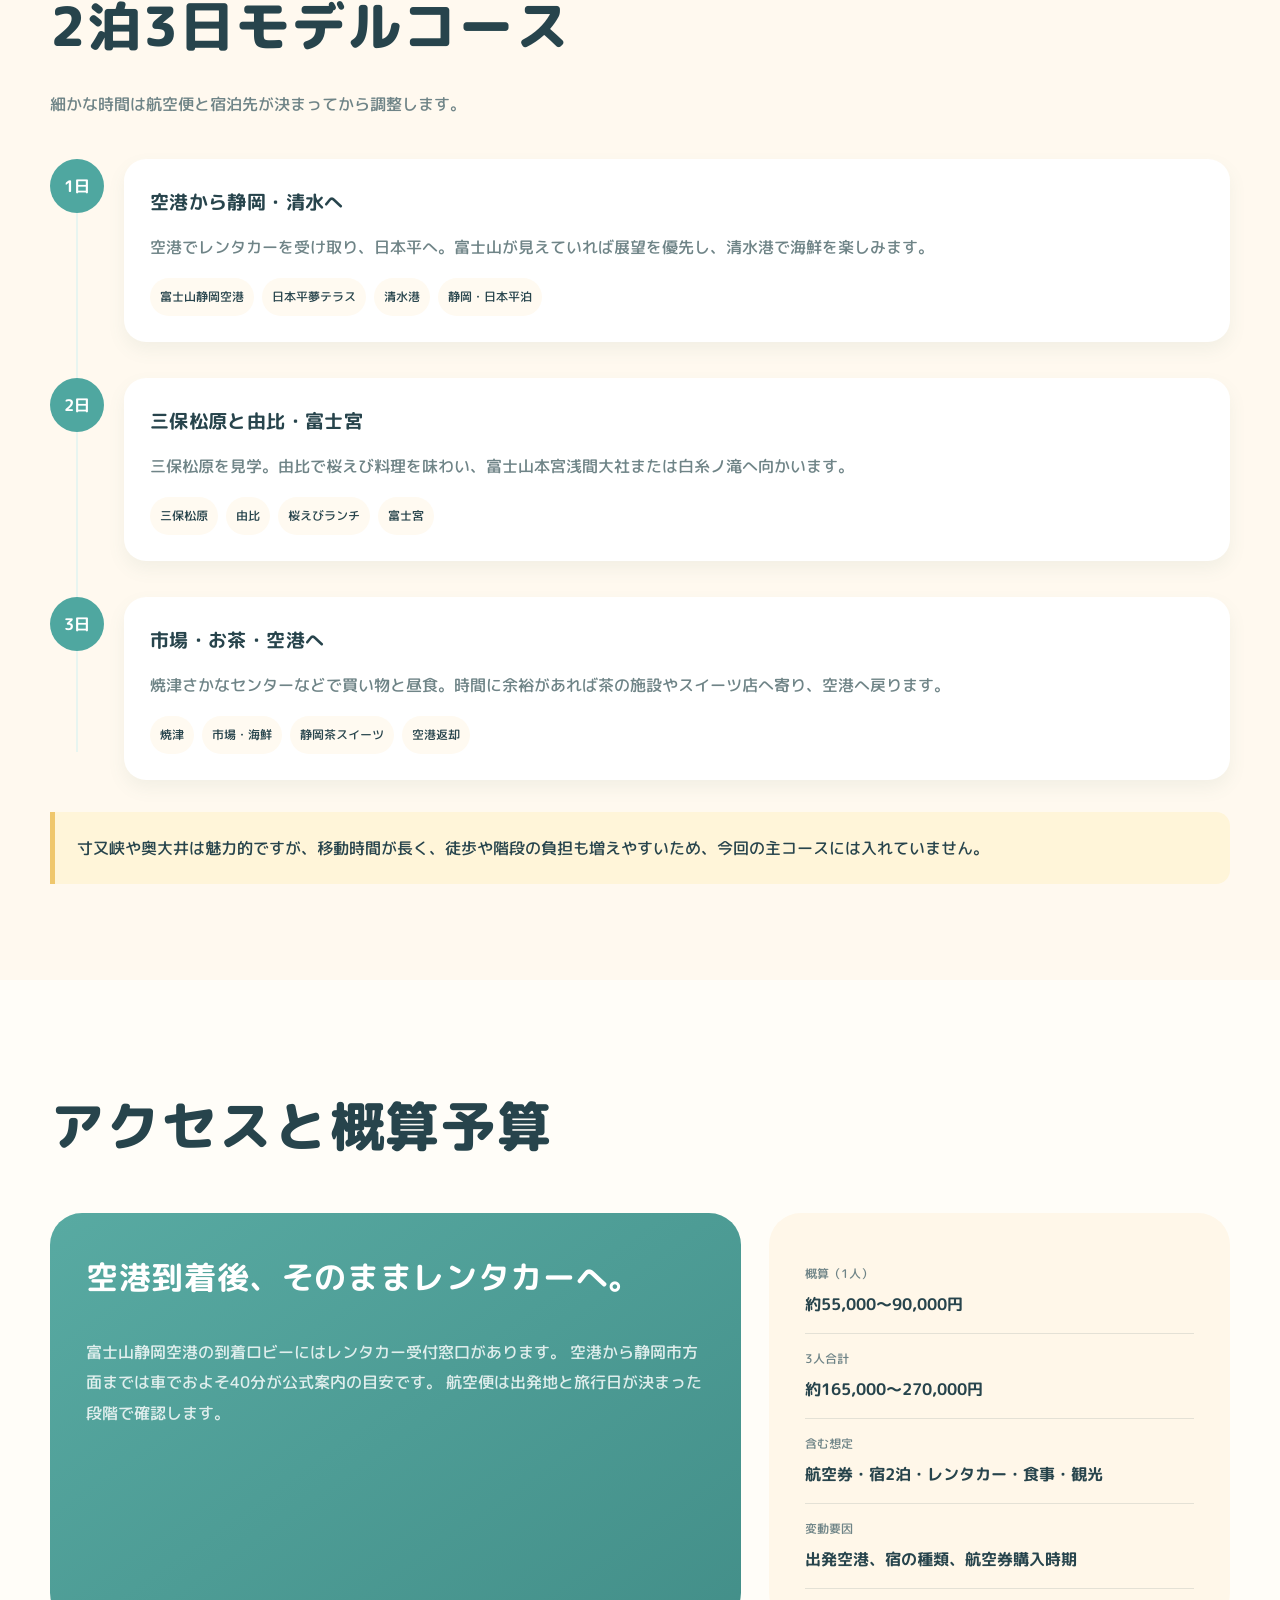
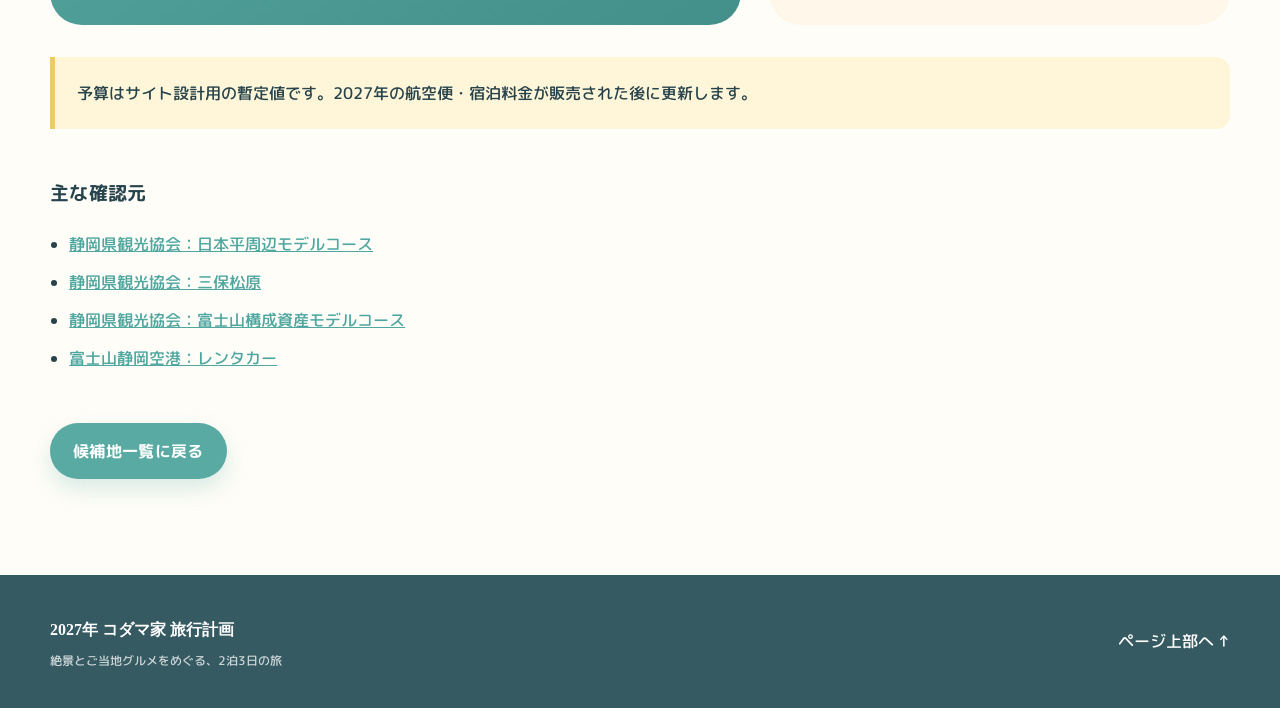
<file: pages/shizuoka.html>
<!DOCTYPE html>
<html lang="ja">
<head>
  <meta charset="UTF-8">
  <meta name="viewport" content="width=device-width,initial-scale=1,viewport-fit=cover">
  <meta name="description" content="2027年コダマ家旅行計画・静岡候補。富士山、駿河湾、静岡グルメを楽しむ2泊3日のモデルプラン。">
  <meta name="theme-color" content="#0f5f63">
  <title>静岡｜2027年 コダマ家 旅行計画</title>
<link rel="stylesheet" href="../css/style.css">
</head>
<body class="detail-page">
  <header class="site-header">
    <div class="header-inner">
      <a href="../index.html" class="brand">
        <span class="brand-name">2027年 コダマ家 旅行計画</span>
        <span class="brand-subtitle">絶景とご当地グルメをめぐる、2泊3日の旅</span>
      </a>
      <a class="text-link" href="../index.html#destinations">候補地一覧へ ←</a>
    </div>
  </header>

  <main>
    <section class="detail-hero shizuoka-photo-hero">
      <div class="detail-hero-inner">
        <p class="breadcrumb"><a href="../index.html">トップ</a> ／ 旅行候補 ／ 静岡</p>
        <h1>静岡</h1>
        <p class="detail-hero-lead">
          富士山と駿河湾を眺めながら、桜えび、海鮮、静岡おでん、
          お茶のスイーツを味わう。移動を詰め込みすぎない、景色と食の王道コースです。
        </p>
      </div>
    </section>

    <nav class="detail-nav" aria-label="静岡ページ内メニュー">
      <div class="detail-nav-inner">
        <a href="#summary">旅の概要</a>
        <a href="#scenery">絶景</a>
        <a href="#food">食べたいもの</a>
        <a href="#season">GW前の見どころ</a>
        <a href="#route">モデルコース</a>
        <a href="#access">アクセス・予算</a>
      </div>
    </nav>

    <section class="detail-section" id="summary">
      <div class="detail-inner">
        <div class="detail-heading">
<h2>こんな旅になります</h2>
        </div>
        <div class="summary-grid">
          <article class="story-card">
            <h3>富士山を見るだけでなく、<br>静岡の味と一緒に楽しむ旅。</h3>
            <p>
              富士山静岡空港からレンタカーで静岡・清水方面へ。
              日本平や三保松原で富士山と駿河湾の景色を楽しみ、
              由比・富士宮方面へ足を延ばします。徒歩中心の観光は避け、
              展望施設、海沿い、神社、市場を組み合わせた内容です。
            </p>
          </article>
          <aside class="info-card">
            <dl>
              <div><dt>主な玄関口</dt><dd>富士山静岡空港</dd></div>
              <div><dt>現地移動</dt><dd>空港からレンタカー</dd></div>
              <div><dt>旅の中心</dt><dd>静岡市・清水・由比・富士宮</dd></div>
              <div><dt>宿泊イメージ</dt><dd>日本平・焼津・静岡市内から投票</dd></div>
              <div><dt>運転の目安</dt><dd>1日あたり約1.5〜3時間</dd></div>
            </dl>
          </aside>
        </div>
      </div>
    </section>

    <section class="detail-section" id="scenery">
      <div class="detail-inner">
        <div class="detail-heading">
<h2>見たい絶景</h2>
          <p>駐車場から比較的組み込みやすい場所を中心に選びました。</p>
        </div>
        <div class="feature-grid shizuoka-feature-grid">
          <article class="feature-card">
            <img class="card-photo" src="../images/shizuoka/shizuoka-03-nihondaira.png" alt="日本平夢テラスから望む富士山と駿河湾" loading="lazy">
            <div class="card-copy"><h3>日本平夢テラス</h3><p>富士山、駿河湾、清水港を一望できる展望スポット。天候の良い時間帯を優先して訪れます。</p></div>
          </article>
          <article class="feature-card">
            <img class="card-photo" src="../images/shizuoka/shizuoka-02-miho.png" alt="三保松原の松並木と富士山" loading="lazy">
            <div class="card-copy"><h3>三保松原</h3><p>松林と海越しの富士山を楽しめる、静岡を代表する景観です。</p></div>
          </article>
          <article class="feature-card">
            <img class="card-photo" src="../images/shizuoka/shizuoka-04-obuchi.png" alt="大淵笹場の茶畑と富士山" loading="lazy">
            <div class="card-copy"><h3>大淵笹場</h3><p>電線の少ない茶畑越しに富士山を望める、静岡らしい景色です。</p></div>
          </article>
          <article class="feature-card">
            <img class="card-photo" src="../images/shizuoka/shizuoka-05-dogashima.png" alt="堂ヶ島の島々と夕日" loading="lazy">
            <div class="card-copy"><h3>堂ヶ島</h3><p>入り組んだ海岸線と小島が美しい西伊豆の絶景。夕景も魅力です。</p></div>
          </article>
        </div>
      </div>
    </section>

    <section class="detail-section" id="food">
      <div class="detail-inner">
        <div class="detail-heading">
<h2>食べたいグルメ一覧</h2>
          <p>海鮮、B級グルメ、お茶スイーツまで、静岡らしさを幅広く。</p>
        </div>
        <div class="food-grid shizuoka-food-grid">
          <article class="food-card"><img class="card-photo" src="../images/shizuoka/shizuoka-06-sakuraebi.png" alt="桜えびとしらすの丼" loading="lazy"><div class="card-copy"><h3>桜えび料理</h3><p>桜えびとしらすを味わえる、駿河湾ならではの海の幸。</p></div></article>
          <article class="food-card"><img class="card-photo" src="../images/shizuoka/shizuoka-07-unaju.png" alt="うな重" loading="lazy"><div class="card-copy"><h3>うな重</h3><p>香ばしく焼き上げた鰻を、静岡の旅のごちそうとして楽しみます。</p></div></article>
          <article class="food-card"><img class="card-photo" src="../images/shizuoka/shizuoka-08-oden.png" alt="だし粉をかけた静岡おでん" loading="lazy"><div class="card-copy"><h3>静岡おでん</h3><p>黒いだしと青のり・だし粉が特徴の静岡定番グルメ。</p></div></article>
          <article class="food-card"><img class="card-photo" src="../images/shizuoka/shizuoka-09-matcha.png" alt="抹茶パフェと静岡茶" loading="lazy"><div class="card-copy"><h3>抹茶・静岡茶スイーツ</h3><p>抹茶パフェやジェラートを、お茶と一緒にゆっくり味わいます。</p></div></article>
          <article class="food-card"><img class="card-photo" src="../images/shizuoka/shizuoka-13-tamago-fuwafuwa.jpg" alt="ふんわり泡立った卵料理のたまごふわふわ" loading="lazy"><div class="card-copy"><h3>たまごふわふわ</h3><p>江戸時代から伝わる袋井市の名物。だしの風味と、ふわふわの口当たりを楽しむ卵料理です。</p></div></article>
          <article class="food-card"><img class="card-photo" src="../images/shizuoka/shizuoka-14-hamamatsu-gyoza.jpg" alt="円形に並べられた浜松餃子" loading="lazy"><div class="card-copy"><h3>浜松餃子</h3><p>円形に並べて香ばしく焼き上げ、中央にもやしを添える浜松の定番グルメ。</p></div></article>
          <article class="food-card"><img class="card-photo" src="../images/shizuoka/shizuoka-15-abekawa-mochi.jpeg" alt="きな粉をたっぷりまぶした安倍川もち" loading="lazy"><div class="card-copy"><h3>安倍川もち</h3><p>やわらかな餅に香ばしいきな粉をまぶした、静岡を代表する素朴な和菓子です。</p></div></article>
          <article class="food-card"><img class="card-photo" src="../images/shizuoka/shizuoka-16-tsuke-napolitan.jpg" alt="トマトスープと麺を別皿で味わうつけナポリタン" loading="lazy"><div class="card-copy"><h3>つけナポリタン（富士市）</h3><p>富士市発祥のご当地グルメ。濃厚なトマトスープに麺をつけて味わう新感覚パスタ。</p></div></article>
        </div>
      </div>
    </section>

    <section class="detail-section" id="season">
      <div class="detail-inner">
        <div class="detail-heading">
<h2>GW前の見どころ</h2>
        </div>
        <div class="summary-grid">
          <article class="story-card">
            <h3>春らしい食と、雪を残す富士山。</h3>
            <p>
              4月中旬〜下旬は、天候が安定すれば雪を残した富士山と春の海景色を楽しめます。
              桜えびやいちご、お茶を使ったスイーツも旅のテーマにしやすい時期です。
              富士山は雲に隠れることもあるため、見える時間帯を優先して予定を入れ替えます。
            </p>
          </article>
          <aside class="info-card">
            <dl>
              <div><dt>景色</dt><dd>雪を残した富士山、駿河湾、新緑</dd></div>
              <div><dt>食</dt><dd>桜えび、いちご、海鮮、茶スイーツ</dd></div>
              <div><dt>服装</dt><dd>朝晩と山側は羽織れる上着を用意</dd></div>
              <div><dt>注意</dt><dd>富士山の見え方は天候次第</dd></div>
            </dl>
          </aside>
        </div>
      </div>
    </section>
<section class="detail-section" id="route">
      <div class="detail-inner">
        <div class="detail-heading">
<h2>2泊3日モデルコース</h2>
          <p>細かな時間は航空便と宿泊先が決まってから調整します。</p>
        </div>
        <ol class="route-list">
          <li>
            <span class="route-day">1日</span>
            <div class="route-content">
              <h3>空港から静岡・清水へ</h3>
              <p>空港でレンタカーを受け取り、日本平へ。富士山が見えていれば展望を優先し、清水港で海鮮を楽しみます。</p>
              <div class="route-stops"><span>富士山静岡空港</span><span>日本平夢テラス</span><span>清水港</span><span>静岡・日本平泊</span></div>
            </div>
          </li>
          <li>
            <span class="route-day">2日</span>
            <div class="route-content">
              <h3>三保松原と由比・富士宮</h3>
              <p>三保松原を見学。由比で桜えび料理を味わい、富士山本宮浅間大社または白糸ノ滝へ向かいます。</p>
              <div class="route-stops"><span>三保松原</span><span>由比</span><span>桜えびランチ</span><span>富士宮</span></div>
            </div>
          </li>
          <li>
            <span class="route-day">3日</span>
            <div class="route-content">
              <h3>市場・お茶・空港へ</h3>
              <p>焼津さかなセンターなどで買い物と昼食。時間に余裕があれば茶の施設やスイーツ店へ寄り、空港へ戻ります。</p>
              <div class="route-stops"><span>焼津</span><span>市場・海鮮</span><span>静岡茶スイーツ</span><span>空港返却</span></div>
            </div>
          </li>
        </ol>
        <div class="notice-card" style="margin-top:32px">
          寸又峡や奥大井は魅力的ですが、移動時間が長く、徒歩や階段の負担も増えやすいため、今回の主コースには入れていません。
        </div>
      </div>
    </section>

    <section class="detail-section" id="access">
      <div class="detail-inner">
        <div class="detail-heading">
<h2>アクセスと概算予算</h2>
        </div>
        <div class="summary-grid">
          <article class="story-card">
            <h3>空港到着後、そのままレンタカーへ。</h3>
            <p>
              富士山静岡空港の到着ロビーにはレンタカー受付窓口があります。
              空港から静岡市方面までは車でおよそ40分が公式案内の目安です。
              航空便は出発地と旅行日が決まった段階で確認します。
            </p>
          </article>
          <aside class="info-card">
            <dl>
              <div><dt>概算（1人）</dt><dd>約55,000〜90,000円</dd></div>
              <div><dt>3人合計</dt><dd>約165,000〜270,000円</dd></div>
              <div><dt>含む想定</dt><dd>航空券・宿2泊・レンタカー・食事・観光</dd></div>
              <div><dt>変動要因</dt><dd>出発空港、宿の種類、航空券購入時期</dd></div>
            </dl>
          </aside>
        </div>

        <div class="notice-card" style="margin-top:32px">
          予算はサイト設計用の暫定値です。2027年の航空便・宿泊料金が販売された後に更新します。
        </div>

        <div style="margin-top:48px">
          <h3>主な確認元</h3>
          <ul class="source-list">
            <li><a href="https://hellonavi.jp/article/nihondaira" target="_blank" rel="noopener">静岡県観光協会：日本平周辺モデルコース</a></li>
            <li><a href="https://www.hellonavi.jp/spot/1465" target="_blank" rel="noopener">静岡県観光協会：三保松原</a></li>
            <li><a href="https://hellonavi.jp/course/heritage" target="_blank" rel="noopener">静岡県観光協会：富士山構成資産モデルコース</a></li>
            <li><a href="https://www.mtfuji-shizuokaairport.jp/access/to-prefecture/rentacar/" target="_blank" rel="noopener">富士山静岡空港：レンタカー</a></li>
          </ul>
        </div>
        <a class="button button-primary back-button" href="../index.html#destinations">候補地一覧に戻る</a>
      </div>
    </section>
  </main>

  <footer class="site-footer">
    <div class="footer-inner">
      <div><strong>2027年 コダマ家 旅行計画</strong><span class="footer-subtitle">絶景とご当地グルメをめぐる、2泊3日の旅</span></div>
      <a href="#">ページ上部へ ↑</a>
    </div>
  </footer>
  <script>
    const header=document.querySelector(".site-header");
    const update=()=>header.classList.toggle("scrolled",window.scrollY>24);
    addEventListener("scroll",update,{passive:true});update();
  </script>
</body>
</html>
</file>
<file: css/style.css>
@import url("https://fonts.googleapis.com/css2?family=M+PLUS+Rounded+1c:wght@400;500;700;800&family=Noto+Sans+JP:wght@400;500;700&display=swap");

:root {
  --ink: #183036;
  --muted: #62757a;
  --paper: #f7f4ec;
  --white: #ffffff;
  --teal: #0f5f63;
  --teal-dark: #083f43;
  --teal-soft: #dceceb;
  --gold: #d6a85b;
  --coral: #d9795b;
  --line: rgba(24, 48, 54, 0.14);
  --shadow: 0 24px 60px rgba(15, 55, 59, 0.12);
  --radius-lg: 32px;
  --radius-md: 22px;
  --radius-sm: 14px;
  --max-width: 1180px;
}

* { box-sizing: border-box; }
html { scroll-behavior: smooth; }
body {
  margin: 0;
  color: var(--ink);
  background: var(--paper);
  font-family: -apple-system, BlinkMacSystemFont, "Segoe UI", "Yu Gothic", "Hiragino Kaku Gothic ProN", sans-serif;
  line-height: 1.75;
  -webkit-font-smoothing: antialiased;
}
body.menu-open { overflow: hidden; }
a { color: inherit; }
button, a { -webkit-tap-highlight-color: transparent; }
button { font: inherit; }
img, svg { display: block; max-width: 100%; }

.sr-only {
  position: absolute !important;
  width: 1px; height: 1px;
  padding: 0; margin: -1px;
  overflow: hidden; clip: rect(0,0,0,0);
  white-space: nowrap; border: 0;
}
.skip-link {
  position: fixed;
  left: 12px; top: 12px;
  z-index: 999;
  transform: translateY(-160%);
  background: var(--ink);
  color: #fff;
  padding: 10px 14px;
  border-radius: 8px;
}
.skip-link:focus { transform: translateY(0); }

.site-header {
  position: fixed;
  inset: 0 0 auto;
  z-index: 100;
  background: rgba(247, 244, 236, 0.82);
  background: rgba(247, 244, 236, 0.96);
  border-bottom: 1px solid transparent;
  transition: border-color .25s ease, box-shadow .25s ease;
}
.site-header.scrolled {
  border-color: var(--line);
  box-shadow: 0 8px 30px rgba(15, 55, 59, 0.07);
}
.header-inner {
  width: min(calc(100% - 32px), var(--max-width));
  min-height: 76px;
  margin: 0 auto;
  display: flex;
  align-items: center;
  justify-content: space-between;
  gap: 24px;
}
.brand {
  text-decoration: none;
  display: flex;
  flex-direction: column;
  line-height: 1.25;
}
.brand-kicker {
  font-size: .68rem;
  letter-spacing: .18em;
  color: var(--teal);
  font-weight: 700;
}
.brand-name {
  font-family: "Yu Mincho", "Hiragino Mincho ProN", serif;
  font-weight: 700;
  font-size: .98rem;
}
.global-nav {
  display: flex;
  align-items: center;
  gap: 28px;
}
.global-nav a {
  text-decoration: none;
  font-size: .9rem;
  font-weight: 600;
}
.global-nav a:hover { color: var(--teal); }
.menu-button {
  display: none;
  width: 44px; height: 44px;
  border: 0; background: transparent;
  padding: 10px;
}
.menu-button span:not(.sr-only) {
  display: block;
  height: 2px;
  background: var(--ink);
  margin: 5px 0;
  transition: .25s ease;
}

.hero {
  min-height: 92svh;
  position: relative;
  overflow: hidden;
  display: flex;
  align-items: center;
  padding: 130px 0 80px;
  background:
    radial-gradient(circle at 22% 18%, rgba(255,255,255,.95), rgba(255,255,255,0) 30%),
    linear-gradient(140deg, #f4e7d2 0%, #d9ece9 48%, #94c8c4 100%);
}
.hero-bg { position: absolute; inset: 0; pointer-events: none; }
.hero-shape {
  position: absolute;
  border-radius: 50%;
  
  opacity: .55;
}
.hero-shape-1 {
  width: 420px; height: 420px;
  right: -120px; top: 60px;
  background: rgba(255,255,255,.45);
}
.hero-shape-2 {
  width: 300px; height: 300px;
  left: -90px; bottom: 20px;
  background: rgba(214,168,91,.18);
}
.hero-sun {
  position: absolute;
  width: 92px; height: 92px;
  border-radius: 50%;
  right: 18%; top: 18%;
  background: rgba(255, 237, 181, .9);
  box-shadow: 0 0 80px rgba(255, 231, 164, .75);
}
.hero-mountain {
  position: absolute;
  right: -5%;
  bottom: 13%;
  width: 62%;
  height: 58%;
  clip-path: polygon(48% 0, 100% 100%, 0 100%);
}
.hero-mountain-back {
  background: rgba(15,95,99,.20);
  transform: translate(11%, 8%) scale(.92);
}
.hero-mountain-front {
  background: linear-gradient(145deg, #376f70 0%, #76aaa6 56%, #d4e3df 57%, #f7f4ec 71%);
}
.hero-sea {
  position: absolute;
  left: 0; right: 0; bottom: 0;
  height: 18%;
  background:
    linear-gradient(180deg, rgba(255,255,255,.05), rgba(255,255,255,.55)),
    repeating-linear-gradient(168deg, rgba(255,255,255,.28) 0 2px, transparent 2px 18px),
    #4e999a;
  clip-path: polygon(0 28%, 10% 15%, 22% 30%, 34% 16%, 48% 31%, 61% 17%, 74% 28%, 88% 14%, 100% 24%, 100% 100%, 0 100%);
}
.hero-content {
  width: min(calc(100% - 32px), var(--max-width));
  margin: 0 auto;
  position: relative;
  z-index: 2;
}
.eyebrow, .section-label {
  margin: 0 0 12px;
  font-size: .72rem;
  letter-spacing: .2em;
  color: var(--teal);
  font-weight: 700;
}
.hero h1 {
  margin: 0;
  max-width: 750px;
  font-family: "Yu Mincho", "Hiragino Mincho ProN", serif;
  font-size: clamp(2.5rem, 7vw, 5.8rem);
  line-height: 1.18;
  letter-spacing: -.04em;
}
.hero h1 span { color: var(--teal); }
.hero-lead {
  max-width: 620px;
  margin: 28px 0 0;
  font-size: clamp(1rem, 2.1vw, 1.16rem);
}
.hero-actions {
  display: flex;
  flex-wrap: wrap;
  gap: 14px;
  margin-top: 34px;
}
.button {
  min-height: 52px;
  padding: 13px 22px;
  border-radius: 999px;
  border: 1px solid transparent;
  text-decoration: none;
  display: inline-flex;
  align-items: center;
  justify-content: center;
  font-weight: 700;
  cursor: pointer;
  transition: transform .2s ease, background .2s ease, color .2s ease;
}
.button:hover { transform: translateY(-2px); }
.button-primary {
  background: var(--teal);
  color: #fff;
  box-shadow: 0 14px 28px rgba(15,95,99,.22);
}
.button-primary:hover { background: var(--teal-dark); }
.button-ghost {
  background: rgba(255,255,255,.55);
  border-color: rgba(15,95,99,.2);
}
.button-disabled {
  background: #dfe6e4;
  color: #7a8888;
  cursor: not-allowed;
}
.button-disabled:hover { transform: none; }
.hero-note {
  position: absolute;
  z-index: 2;
  right: max(20px, calc((100vw - var(--max-width))/2));
  bottom: 36px;
  display: flex;
  align-items: center;
  gap: 10px;
  writing-mode: vertical-rl;
  font-size: .62rem;
  letter-spacing: .16em;
}
.hero-note i {
  display: block;
  width: 1px; height: 52px;
  background: var(--ink);
  animation: scrollLine 1.8s ease-in-out infinite;
}
@keyframes scrollLine {
  0%,100% { transform: scaleY(.35); transform-origin: top; }
  50% { transform: scaleY(1); transform-origin: top; }
}

.section { padding: 110px 0; }
.section-inner {
  width: min(calc(100% - 32px), var(--max-width));
  margin: 0 auto;
}
.intro-section { background: var(--white); }
.intro-grid {
  display: grid;
  grid-template-columns: 1fr 1fr;
  gap: 60px;
  align-items: end;
}
.intro-grid h2, .section-heading h2, .conditions-card h2, .vote-card h2 {
  margin: 0;
  font-family: "Yu Mincho", "Hiragino Mincho ProN", serif;
  font-size: clamp(2rem, 4vw, 3.35rem);
  line-height: 1.35;
}
.intro-copy {
  margin: 0;
  color: var(--muted);
  font-size: 1.03rem;
}

.section-heading {
  display: flex;
  align-items: end;
  justify-content: space-between;
  gap: 28px;
  margin-bottom: 44px;
}
.section-heading p:last-child {
  margin: 0;
  color: var(--muted);
  max-width: 420px;
}

.map-section { background: var(--paper); }
.map-layout {
  display: grid;
  grid-template-columns: minmax(0, 1.5fr) minmax(260px, .65fr);
  gap: 36px;
  align-items: stretch;
}
.japan-map-card {
  background: #fff;
  border-radius: var(--radius-lg);
  padding: 24px;
  box-shadow: var(--shadow);
}
.map-toolbar {
  display: flex;
  align-items: center;
  justify-content: space-between;
  gap: 14px;
  padding: 0 4px 18px;
  border-bottom: 1px solid var(--line);
}
.map-toolbar span { font-weight: 700; }
.map-toolbar button, .empty-state button {
  border: 0;
  background: var(--teal-soft);
  color: var(--teal-dark);
  padding: 9px 14px;
  border-radius: 999px;
  font-weight: 700;
  cursor: pointer;
}
.japan-map { width: 100%; padding: 14px 0 0; }
.map-region path, .map-region circle {
  fill: #dfe9e7;
  stroke: #fff;
  stroke-width: 5;
  cursor: pointer;
  transition: fill .2s ease, transform .2s ease;
  transform-box: fill-box;
  transform-origin: center;
}
.map-region text {
  font-size: 18px;
  font-weight: 700;
  fill: var(--ink);
  text-anchor: middle;
  pointer-events: none;
}
.map-region:not(.disabled):hover path,
.map-region:not(.disabled):focus path {
  fill: #89bbb6;
  transform: translateY(-2px);
}
.map-region.active path { fill: var(--teal); }
.map-region.active text { fill: #fff; }
.map-region.disabled { opacity: .48; }
.map-region.disabled path, .map-region.disabled circle { cursor: default; }
.map-pin circle {
  fill: var(--coral);
  stroke: #fff;
  stroke-width: 4;
  
  pointer-events: none;
}
.map-caption {
  margin: 0;
  color: var(--muted);
  font-size: .82rem;
}
.map-side {
  background: var(--teal);
  color: #fff;
  border-radius: var(--radius-lg);
  padding: 42px 34px;
  display: flex;
  flex-direction: column;
  justify-content: center;
}
.map-side-kicker {
  margin: 0 0 20px;
  color: #a8d5d1;
  letter-spacing: .18em;
  font-size: .75rem;
  font-weight: 700;
}
.map-side h3 {
  margin: 0 0 24px;
  font-family: "Yu Mincho", "Hiragino Mincho ProN", serif;
  font-size: clamp(1.7rem, 3vw, 2.45rem);
  line-height: 1.45;
}
.map-side p { color: rgba(255,255,255,.78); }
.text-link {
  margin-top: 16px;
  font-weight: 700;
  text-decoration: none;
}
.text-link span { margin-left: 8px; }

.destinations-section { background: #fff; }
.destination-grid {
  display: grid;
  grid-template-columns: repeat(4, 1fr);
  gap: 24px;
}
.destination-card {
  min-width: 0;
  background: var(--paper);
  border-radius: var(--radius-md);
  overflow: hidden;
  transition: transform .25s ease, box-shadow .25s ease, opacity .2s ease;
}
.destination-card:hover {
  transform: translateY(-5px);
  box-shadow: 0 8px 20px rgba(15,55,59,.09);
}
.destination-card.is-hidden { display: none; }
.destination-visual {
  position: relative;
  aspect-ratio: 1.15 / 1;
  overflow: hidden;
  display: flex;
  align-items: flex-end;
  padding: 18px;
}
.destination-visual::before,
.destination-visual::after {
  content: "";
  position: absolute;
  inset: auto;
}
.destination-visual::before {
  width: 125%;
  height: 76%;
  left: -12%;
  bottom: -24%;
  border-radius: 50%;
  background: rgba(255,255,255,.32);
  transform: rotate(-8deg);
}
.destination-visual::after {
  width: 120px; height: 120px;
  right: -24px; top: -20px;
  border-radius: 50%;
  background: rgba(255,255,255,.3);
}
.visual-shizuoka { background: linear-gradient(145deg,#8fc2c3,#2d7276); }
.visual-ishikawa { background: linear-gradient(145deg,#b8b9a9,#566b68); }
.visual-mie { background: linear-gradient(145deg,#9ac8b8,#347162); }
.visual-okayama { background: linear-gradient(145deg,#f3c888,#bf7655); }
.visual-ehime { background: linear-gradient(145deg,#95c4cf,#477d91); }
.visual-oita { background: linear-gradient(145deg,#b9caa8,#5c7d65); }
.visual-miyazaki { background: linear-gradient(145deg,#89c7c0,#2d8075); }
.visual-kagoshima { background: linear-gradient(145deg,#bca79c,#6b5554); }
.destination-number, .destination-prefecture {
  position: relative;
  z-index: 2;
  color: #fff;
  font-weight: 700;
}
.destination-number {
  font-family: "Yu Mincho", "Hiragino Mincho ProN", serif;
  font-size: 2.8rem;
  line-height: 1;
}
.destination-prefecture {
  margin-left: auto;
  padding: 6px 10px;
  background: rgba(24,48,54,.28);
  border-radius: 999px;
  font-size: .72rem;
}
.destination-body { padding: 22px; }
.destination-body h3 {
  margin: 0;
  font-family: "Yu Mincho", "Hiragino Mincho ProN", serif;
  font-size: 1.65rem;
}
.destination-tagline {
  margin: 10px 0 16px;
  color: var(--muted);
  font-size: .92rem;
}
.tag-list {
  display: flex;
  flex-wrap: wrap;
  gap: 7px;
  list-style: none;
  padding: 0;
  margin: 0 0 18px;
}
.tag-list li {
  background: #fff;
  padding: 6px 9px;
  border-radius: 999px;
  font-size: .72rem;
}
.details-button {
  width: 100%;
  border: 0;
  border-top: 1px solid var(--line);
  padding: 15px 0 0;
  background: transparent;
  color: var(--teal);
  text-align: left;
  font-weight: 700;
  cursor: pointer;
}
.empty-state {
  text-align: center;
  padding: 48px 20px;
  background: var(--paper);
  border-radius: var(--radius-md);
}

.conditions-section {
  background:
    linear-gradient(rgba(8,63,67,.93), rgba(8,63,67,.93)),
    linear-gradient(135deg,#0f5f63,#d6a85b);
}
.conditions-card {
  color: #fff;
  display: grid;
  grid-template-columns: .8fr 1.2fr;
  gap: 60px;
}
.section-label-light { color: #b8dbd7; }
.condition-list { margin: 0; }
.condition-list div {
  display: grid;
  grid-template-columns: 110px 1fr;
  gap: 18px;
  padding: 18px 0;
  border-bottom: 1px solid rgba(255,255,255,.18);
}
.condition-list dt { color: #a8d5d1; font-weight: 700; }
.condition-list dd { margin: 0; }

.vote-section { background: var(--paper); }
.vote-card {
  background: #fff;
  border-radius: var(--radius-lg);
  box-shadow: var(--shadow);
  padding: 48px;
  display: flex;
  align-items: center;
  justify-content: space-between;
  gap: 36px;
}
.vote-card p:not(.section-label) {
  max-width: 680px;
  color: var(--muted);
}

.site-footer {
  background: #122e33;
  color: #fff;
  padding: 36px 0;
}
.footer-inner {
  width: min(calc(100% - 32px), var(--max-width));
  margin: 0 auto;
  display: flex;
  justify-content: space-between;
  align-items: center;
  gap: 24px;
}
.footer-inner strong {
  display: block;
  font-family: "Yu Mincho", "Hiragino Mincho ProN", serif;
  margin-top: 5px;
}
.footer-inner a { text-decoration: none; }

.toast {
  position: fixed;
  left: 50%;
  bottom: 28px;
  z-index: 999;
  transform: translate(-50%, 120px);
  opacity: 0;
  background: var(--ink);
  color: #fff;
  padding: 12px 18px;
  border-radius: 999px;
  box-shadow: 0 6px 16px rgba(0,0,0,.15);
  transition: .3s ease;
  pointer-events: none;
}
.toast.show {
  transform: translate(-50%, 0);
  opacity: 1;
}

@media (max-width: 980px) {
  .destination-grid { grid-template-columns: repeat(2, 1fr); }
  .map-layout { grid-template-columns: 1fr; }
  .map-side { min-height: 330px; }
}

@media (max-width: 760px) {
  .header-inner { min-height: 68px; }
  .menu-button { display: block; z-index: 102; }
  .global-nav {
    position: fixed;
    inset: 0;
    background: rgba(247,244,236,.98);
    flex-direction: column;
    justify-content: center;
    gap: 28px;
    opacity: 0;
    visibility: hidden;
    transition: .25s ease;
  }
  .global-nav.open { opacity: 1; visibility: visible; }
  .global-nav a { font-size: 1.25rem; }
  .menu-button[aria-expanded="true"] span:nth-child(1) { transform: translateY(7px) rotate(45deg); }
  .menu-button[aria-expanded="true"] span:nth-child(2) { opacity: 0; }
  .menu-button[aria-expanded="true"] span:nth-child(3) { transform: translateY(-7px) rotate(-45deg); }

  .hero { min-height: 88svh; padding-top: 110px; }
  .hero-mountain { width: 90%; height: 43%; right: -18%; bottom: 16%; opacity: .7; }
  .hero-sea { height: 17%; }
  .hero-content { padding-bottom: 120px; }
  .hero-actions { flex-direction: column; align-items: stretch; max-width: 360px; }
  .button { width: 100%; }
  .hero-note { display: none; }

  .section { padding: 78px 0; }
  .intro-grid, .conditions-card { grid-template-columns: 1fr; gap: 30px; }
  .section-heading {
    flex-direction: column;
    align-items: flex-start;
    margin-bottom: 30px;
  }
  .section-heading p:last-child { max-width: none; }
  .japan-map-card { padding: 16px; border-radius: 22px; }
  .map-toolbar { align-items: flex-start; flex-direction: column; }
  .map-toolbar button { align-self: flex-start; }
  .map-region text { font-size: 21px; }
  .map-side { min-height: auto; padding: 34px 26px; }
  .destination-grid { grid-template-columns: 1fr; }
  .destination-card { display: grid; grid-template-columns: 42% 58%; }
  .destination-visual { aspect-ratio: auto; min-height: 230px; }
  .destination-number { font-size: 2.2rem; }
  .destination-body { padding: 20px; }
  .condition-list div { grid-template-columns: 84px 1fr; }
  .vote-card { padding: 34px 24px; flex-direction: column; align-items: stretch; }
  .footer-inner { flex-direction: column; align-items: flex-start; }
}

@media (max-width: 420px) {
  .brand-kicker { font-size: .58rem; }
  .brand-name { font-size: .87rem; }
  .hero h1 { font-size: 2.48rem; }
  .destination-card { grid-template-columns: 1fr; }
  .destination-visual { min-height: 180px; }
}

@media (prefers-reduced-motion: reduce) {
  *, *::before, *::after {
    animation-duration: .01ms !important;
    animation-iteration-count: 1 !important;
    scroll-behavior: auto !important;
    transition-duration: .01ms !important;
  }
}


/* Phase 3 detail page */
.detail-page { background: #fff; }
.detail-hero {
  min-height: 76svh;
  position: relative;
  overflow: hidden;
  display: flex;
  align-items: flex-end;
  padding: 150px 0 70px;
  background: linear-gradient(145deg, #b8ddd8 0%, #4e999a 52%, #154d52 100%);
  color: #fff;
}
.detail-hero::before {
  content: "";
  position: absolute;
  width: 72%; height: 68%;
  right: -9%; bottom: 10%;
  background: linear-gradient(145deg,#285f63 0%,#7fb2ae 56%,#dce9e5 57%,#fff 72%);
  clip-path: polygon(48% 0,100% 100%,0 100%);
  opacity: .92;
}
.detail-hero::after {
  content: "";
  position: absolute;
  inset: auto 0 0;
  height: 20%;
  background: repeating-linear-gradient(170deg,rgba(255,255,255,.25) 0 2px,transparent 2px 18px),#3d8589;
  clip-path: polygon(0 30%,12% 12%,25% 28%,38% 14%,54% 31%,68% 12%,82% 28%,100% 14%,100% 100%,0 100%);
}
.detail-hero-inner {
  width: min(calc(100% - 32px), var(--max-width));
  margin: 0 auto;
  position: relative;
  z-index: 2;
}
.breadcrumb { font-size: .82rem; margin-bottom: 28px; }
.breadcrumb a { color: #fff; }
.detail-hero h1 {
  font-family: "Yu Mincho", "Hiragino Mincho ProN", serif;
  font-size: clamp(3.5rem,10vw,7.5rem);
  line-height: 1;
  margin: 0;
}
.detail-hero h1 small {
  display: block;
  font-family: -apple-system, BlinkMacSystemFont, "Segoe UI", "Yu Gothic", sans-serif;
  font-size: .86rem;
  letter-spacing: .2em;
  margin-bottom: 14px;
}
.detail-hero-lead {
  max-width: 660px;
  font-size: 1.08rem;
  margin: 24px 0 0;
}
.detail-nav {
  position: sticky;
  top: 76px;
  z-index: 50;
  background: rgba(255,255,255,.92);
  background: rgba(255,255,255,.97);
  border-bottom: 1px solid var(--line);
}
.detail-nav-inner {
  width: min(calc(100% - 32px),var(--max-width));
  margin: 0 auto;
  display: flex;
  gap: 24px;
  overflow-x: auto;
  scrollbar-width: none;
}
.detail-nav-inner::-webkit-scrollbar { display: none; }
.detail-nav a {
  flex: 0 0 auto;
  padding: 16px 0;
  text-decoration: none;
  font-size: .86rem;
  font-weight: 700;
}
.detail-section { padding: 96px 0; }
.detail-section:nth-of-type(even) { background: var(--paper); }
.detail-inner { width: min(calc(100% - 32px),var(--max-width)); margin: 0 auto; }
.detail-heading { max-width: 760px; margin-bottom: 40px; }
.detail-heading h2 {
  font-family: "Yu Mincho", "Hiragino Mincho ProN", serif;
  font-size: clamp(2rem,5vw,3.4rem);
  margin: 0 0 14px;
}
.detail-heading p { color: var(--muted); }
.summary-grid {
  display: grid;
  grid-template-columns: 1.2fr .8fr;
  gap: 28px;
}
.story-card, .info-card {
  border-radius: var(--radius-lg);
  padding: 36px;
}
.story-card { background: var(--teal); color: #fff; }
.story-card h3 { font-family:"Yu Mincho", "Hiragino Mincho ProN", serif; font-size:2rem; margin-top:0; }
.story-card p { color: rgba(255,255,255,.82); }
.info-card { background: var(--paper); }
.info-card dl { margin:0; }
.info-card div { padding:14px 0; border-bottom:1px solid var(--line); }
.info-card dt { color:var(--muted); font-size:.78rem; }
.info-card dd { margin:4px 0 0; font-weight:700; }
.feature-grid, .food-grid {
  display:grid;
  grid-template-columns:repeat(3,1fr);
  gap:22px;
}
.feature-card, .food-card {
  border-radius:var(--radius-md);
  overflow:hidden;
  background:#fff;
  box-shadow:0 16px 36px rgba(15,55,59,.09);
}
.feature-art, .food-art {
  min-height:210px;
  padding:20px;
  display:flex;
  align-items:flex-end;
  color:#fff;
  background:linear-gradient(145deg,#91c5c0,#265f64);
  position:relative;
  overflow:hidden;
}
.feature-art::after, .food-art::after {
  content:"";
  position:absolute;
  width:170px;height:170px;
  border-radius:50%;
  right:-45px;top:-45px;
  background:rgba(255,255,255,.22);
}
.feature-art span, .food-art span { position:relative;z-index:1;font-weight:700; }
.art-sea { background:linear-gradient(145deg,#94cbd1,#2e7180); }
.art-waterfall { background:linear-gradient(145deg,#c2d9c2,#4c7a69); }
.art-city { background:linear-gradient(145deg,#dbc69d,#8c6756); }
.food-art { min-height:150px;background:linear-gradient(145deg,#e2b572,#a85f46); }
.food-green { background:linear-gradient(145deg,#bdd49c,#668451); }
.food-pink { background:linear-gradient(145deg,#edb5af,#a95e62); }
.card-copy { padding:24px; }
.card-copy h3 { margin:0 0 9px;font-family:"Yu Mincho", "Hiragino Mincho ProN", serif;font-size:1.35rem; }
.card-copy p { margin:0;color:var(--muted);font-size:.92rem; }
.route-list { list-style:none;padding:0;margin:0;position:relative; }
.route-list::before {
  content:"";position:absolute;left:26px;top:28px;bottom:28px;width:2px;background:var(--teal-soft);
}
.route-list li {
  position:relative;
  display:grid;
  grid-template-columns:54px 1fr;
  gap:20px;
  padding:0 0 36px;
}
.route-list li:last-child { padding-bottom:0; }
.route-day {
  width:54px;height:54px;border-radius:50%;
  background:var(--teal);color:#fff;
  display:grid;place-items:center;font-weight:700;z-index:1;
}
.route-content {
  background:#fff;border-radius:var(--radius-md);padding:26px;
  box-shadow:0 12px 30px rgba(15,55,59,.08);
}
.route-content h3 { margin:0 0 12px;font-family:"Yu Mincho", "Hiragino Mincho ProN", serif; }
.route-content p { margin:0;color:var(--muted); }
.route-stops { display:flex;flex-wrap:wrap;gap:8px;margin-top:16px; }
.route-stops span { padding:7px 10px;border-radius:999px;background:var(--paper);font-size:.78rem; }
.notice-card {
  background:#fff5df;
  border-left:5px solid var(--gold);
  padding:22px;
  border-radius:0 var(--radius-sm) var(--radius-sm) 0;
}
.source-list { padding-left:1.2em; }
.source-list li { margin:8px 0; }
.source-list a { color:var(--teal); }
.back-button { margin-top:34px; }

@media(max-width:800px){
  .summary-grid,.feature-grid,.food-grid{grid-template-columns:1fr;}
  .detail-nav{top:68px;}
  .detail-section{padding:72px 0;}
}


/* Phase 5 performance optimization */
.destination-card,
.feature-card,
.food-card,
.japan-map-card,
.vote-card {
  contain: layout paint;
}
@media (max-width: 760px) {
  .hero-shape,
  .hero-note {
    display: none;
  }
  .destination-card:hover,
  .button:hover {
    transform: none;
  }
}


/* v0.6 editorial refinement */
.brand-subtitle {
  display: block;
  margin-top: 3px;
  color: var(--muted);
  font-size: .68rem;
  line-height: 1.35;
  font-weight: 500;
}
.footer-subtitle {
  display: block;
  margin-top: 5px;
  color: rgba(255,255,255,.62);
  font-size: .76rem;
}
.section-heading > div:empty {
  display: none;
}
.section-heading h2 {
  margin-top: 0;
}
.detail-heading {
  padding-top: 2px;
}
.detail-hero h1 {
  letter-spacing: -.03em;
}
.detail-hero-lead {
  max-width: 720px;
}
@media (max-width: 760px) {
  .brand-subtitle {
    max-width: 230px;
    font-size: .6rem;
  }
  .header-inner {
    gap: 12px;
  }
  .hero h1 {
    line-height: 1.25;
  }
}


/* v0.7 top-page editorial cover */
.hero {
  min-height: 100svh;
  padding: 116px 0 56px;
  display: grid;
  grid-template-columns: minmax(0, .92fr) minmax(520px, 1.08fr);
  align-items: center;
  gap: 34px;
  background: #f4efe4;
}
.hero-content {
  width: auto;
  margin-left: max(16px, calc((100vw - var(--max-width))/2));
  padding-right: 12px;
}
.hero h1 { max-width: 680px; }
.hero-lead {
  max-width: 430px;
  margin-top: 22px;
}
.hero-collage {
  position: relative;
  z-index: 2;
  width: min(94%, 760px);
  height: min(72svh, 650px);
  justify-self: end;
  margin-right: max(16px, calc((100vw - var(--max-width))/2));
  display: grid;
  grid-template-columns: 1.1fr .9fr;
  grid-template-rows: 1fr 1fr;
  gap: 14px;
}
.collage-panel {
  position: relative;
  overflow: hidden;
  border-radius: 24px;
  box-shadow: 0 10px 22px rgba(15,55,59,.08);
  contain: layout paint;
}
.collage-label {
  position: absolute;
  z-index: 5;
  left: 16px;
  bottom: 14px;
  color: #fff;
  background: rgba(18,46,51,.48);
  padding: 6px 10px;
  border-radius: 999px;
  font-size: .72rem;
  font-weight: 700;
}
.collage-fuji {
  grid-row: 1 / span 2;
  background: linear-gradient(180deg,#dbe9e5 0%,#9ec9c5 58%,#4d9697 59%,#3c7f84 100%);
}
.fuji-sun {
  position: absolute;
  width: 78px;
  height: 78px;
  border-radius: 50%;
  top: 11%;
  right: 15%;
  background: #f7ddb1;
}
.fuji-mountain {
  position: absolute;
  width: 92%;
  height: 66%;
  left: 6%;
  bottom: 18%;
  background: linear-gradient(145deg,#326f72 0%,#80aaa6 58%,#f3f0e8 59%,#fff 71%);
  clip-path: polygon(50% 0,100% 100%,0 100%);
}
.fuji-water {
  position: absolute;
  inset: auto 0 0;
  height: 24%;
  background:
    repeating-linear-gradient(170deg,rgba(255,255,255,.24) 0 2px,transparent 2px 18px),
    #4c9296;
}
.collage-sea { background: linear-gradient(180deg,#d8e9ea 0 54%,#5e9fa6 55% 100%); }
.sea-sky {
  position: absolute;
  inset: 0 0 46%;
  background: linear-gradient(180deg,#dfecee,#b4d2d5);
}
.sea-water {
  position: absolute;
  inset: 54% 0 0;
  background:
    repeating-linear-gradient(168deg,rgba(255,255,255,.25) 0 2px,transparent 2px 17px),
    #5e9fa6;
}
.sea-road {
  position: absolute;
  width: 120%;
  height: 42%;
  right: -12%;
  bottom: -8%;
  background: #56676b;
  transform: rotate(-7deg);
  border-top: 7px solid #d7c38c;
  z-index: 2;
}
.collage-torii { background: linear-gradient(180deg,#c9d8cd 0 70%,#718a78 71% 100%); }
.torii-gate {
  position: absolute;
  width: 44%;
  height: 48%;
  left: 28%;
  bottom: 22%;
  border-left: 16px solid #a75343;
  border-right: 16px solid #a75343;
}
.torii-gate::before,
.torii-gate::after {
  content: "";
  position: absolute;
  left: 50%;
  transform: translateX(-50%);
  background: #a75343;
}
.torii-gate::before { width: 145%; height: 13px; top: 0; }
.torii-gate::after { width: 112%; height: 10px; top: 18%; }
.torii-ground {
  position: absolute;
  inset: auto 0 0;
  height: 30%;
  background: #718a78;
}
.collage-food { background: linear-gradient(145deg,#f0d1aa,#c8865f); }
.food-plate {
  position: absolute;
  width: 48%;
  aspect-ratio: 1;
  left: 7%;
  top: 14%;
  border-radius: 50%;
  background: #f7f0e6;
  box-shadow: inset 0 0 0 10px #ddd2c2;
}
.food-plate i {
  position: absolute;
  width: 24%;
  height: 38%;
  border-radius: 50%;
  background: #d77c5f;
  transform: rotate(18deg);
}
.food-plate i:nth-child(1) { left: 18%; top: 24%; }
.food-plate i:nth-child(2) { left: 42%; top: 18%; }
.food-plate i:nth-child(3) { left: 55%; top: 43%; }
.food-bowl {
  position: absolute;
  width: 33%;
  height: 28%;
  right: 8%;
  bottom: 20%;
  border-radius: 0 0 46% 46%;
  background: #3f6565;
}
.food-bowl::before {
  content: "";
  position: absolute;
  width: 100%;
  height: 22%;
  top: -8%;
  border-radius: 50%;
  background: #6a8d85;
}
.food-sweet {
  position: absolute;
  width: 16%;
  aspect-ratio: 1;
  right: 14%;
  top: 15%;
  border-radius: 50% 50% 44% 44%;
  background: #f3e0be;
  box-shadow: 0 14px 0 #b37d58;
}
.map-section { padding-top: 90px; }

@media (max-width: 980px) {
  .hero {
    grid-template-columns: 1fr;
    min-height: auto;
    padding-top: 118px;
  }
  .hero-content {
    width: min(calc(100% - 32px), var(--max-width));
    margin: 0 auto;
    padding: 0;
  }
  .hero-collage {
    width: min(calc(100% - 32px), var(--max-width));
    height: 520px;
    margin: 0 auto;
    justify-self: center;
  }
}
@media (max-width: 760px) {
  .hero {
    padding: 100px 0 34px;
    gap: 28px;
  }
  .hero-content { padding-bottom: 0; }
  .hero-collage {
    height: 430px;
    grid-template-columns: 1fr 1fr;
    gap: 10px;
  }
  .collage-panel { border-radius: 18px; }
  .collage-fuji { grid-row: 1 / span 2; }
  .collage-label {
    left: 10px;
    bottom: 10px;
    font-size: .62rem;
  }
  .map-section { padding-top: 66px; }
}
@media (max-width: 480px) {
  .hero-collage { height: 340px; }
  .food-plate {
    width: 54%;
    left: 3%;
  }
}


/* v0.95 photographic hero and final layout polish */
.hero {
  min-height: 100svh;
  position: relative;
  display: flex;
  align-items: center;
  padding: 110px 0 64px;
  background: #dce9ee;
  overflow: hidden;
}
.hero-photo {
  position: absolute;
  inset: 0;
  background:
    linear-gradient(90deg, rgba(244,239,228,.92) 0%, rgba(244,239,228,.64) 35%, rgba(244,239,228,.10) 62%, rgba(244,239,228,.02) 100%),
    url("../images/hero-cover.png") center center / cover no-repeat;
}
.hero-content {
  width: min(calc(100% - 32px), var(--max-width));
  margin: 0 auto;
  padding: 0;
  position: relative;
  z-index: 2;
}
.hero h1 {
  max-width: 720px;
  color: #173046;
  text-shadow: 0 2px 12px rgba(255,255,255,.55);
}
.hero h1 span { color: #d35e69; }
.hero .eyebrow { color: #d35e69; }
.hero-lead {
  color: #2e4d57;
  max-width: 460px;
  font-weight: 600;
}
.hero .button-ghost {
  background: rgba(255,255,255,.82);
  border-color: rgba(24,48,54,.18);
}
.map-section { padding-top: 78px; }
.compare-preview { background: #edf3f1; }
.compare-card {
  background: #fff;
  border-radius: var(--radius-lg);
  padding: 38px;
  display: flex;
  align-items: center;
  justify-content: space-between;
  gap: 28px;
  box-shadow: var(--shadow);
}
.compare-card h2 {
  margin: 0 0 10px;
  font-family: "Yu Mincho", "Hiragino Mincho ProN", serif;
  font-size: clamp(1.8rem, 4vw, 2.8rem);
}
.compare-card p {
  margin: 0;
  color: var(--muted);
}
@media (max-width: 980px) {
  .hero { min-height: 86svh; }
  .hero-photo {
    background:
      linear-gradient(180deg, rgba(244,239,228,.72) 0%, rgba(244,239,228,.46) 46%, rgba(244,239,228,.12) 100%),
      url("../images/hero-cover.png") center center / cover no-repeat;
  }
}
@media (max-width: 760px) {
  .hero {
    min-height: 78svh;
    padding: 96px 0 40px;
    align-items: flex-end;
  }
  .hero-photo {
    background:
      linear-gradient(180deg, rgba(244,239,228,.16) 0%, rgba(244,239,228,.32) 42%, rgba(244,239,228,.92) 78%, #f4efe4 100%),
      url("../images/hero-cover.png") 58% center / cover no-repeat;
  }
  .hero-content { padding-top: 250px; }
  .hero-actions { max-width: 100%; }
  .compare-card {
    flex-direction: column;
    align-items: stretch;
    padding: 28px 22px;
  }
}


/* v1.0-rc1 comparison page */
.compare-page { background: var(--paper); }
.compare-hero {
  padding: 150px 0 64px;
  background: linear-gradient(145deg,#e9f1ef,#f6efe2);
}
.compare-hero h1 {
  margin: 0 0 14px;
  font-family: "Yu Mincho", "Hiragino Mincho ProN", serif;
  font-size: clamp(2.7rem, 7vw, 5.4rem);
}
.compare-hero p:last-child { color: var(--muted); }
.compare-section { padding-top: 54px; }
.compare-table-wrap {
  overflow-x: auto;
  background: #fff;
  border-radius: 24px;
  box-shadow: var(--shadow);
}
.compare-table {
  width: 100%;
  min-width: 1120px;
  border-collapse: collapse;
}
.compare-table th,
.compare-table td {
  padding: 18px 16px;
  border-bottom: 1px solid var(--line);
  text-align: left;
  vertical-align: top;
}
.compare-table thead th {
  position: sticky;
  top: 0;
  background: #e6efed;
  color: var(--teal-dark);
  font-size: .86rem;
}
.compare-table tbody th {
  background: #f8f5ed;
  font-family: "Yu Mincho", "Hiragino Mincho ProN", serif;
  font-size: 1.15rem;
  white-space: nowrap;
}
.compare-table td {
  color: #43585d;
  font-size: .88rem;
}
.compare-table a,
.compare-mobile-card a {
  color: var(--teal);
  font-weight: 700;
  text-decoration: none;
  white-space: nowrap;
}
.compare-mobile-grid { display: none; }
.vote-next-card {
  margin-top: 38px;
  background: #fff;
  border-radius: 24px;
  padding: 34px;
  box-shadow: var(--shadow);
  display: flex;
  align-items: center;
  justify-content: space-between;
  gap: 26px;
}
.vote-next-card h2 {
  margin: 0 0 8px;
  font-family: "Yu Mincho", "Hiragino Mincho ProN", serif;
}
.vote-next-card p { margin: 0; color: var(--muted); }

@media (max-width: 760px) {
  .compare-table-wrap { display: none; }
  .compare-mobile-grid {
    display: grid;
    grid-template-columns: 1fr;
    gap: 14px;
  }
  .compare-mobile-card {
    background: #fff;
    border-radius: 18px;
    padding: 22px;
    box-shadow: 0 8px 18px rgba(15,55,59,.07);
  }
  .compare-mobile-card h2 {
    margin: 0 0 12px;
    font-family: "Yu Mincho", "Hiragino Mincho ProN", serif;
  }
  .compare-mobile-card p {
    margin: 6px 0;
    color: var(--muted);
  }
  .compare-mobile-card a {
    display: inline-block;
    margin-top: 10px;
  }
  .vote-next-card {
    flex-direction: column;
    align-items: stretch;
    padding: 26px 22px;
  }
}


/* v1.0 RC2 — bright spring palette */
:root {
  --ink: #27444c;
  --muted: #6f8487;
  --paper: #fffaf1;
  --white: #ffffff;
  --teal: #4fa7a0;
  --teal-dark: #2f7f7a;
  --teal-soft: #e8f5f0;
  --gold: #f0c66f;
  --coral: #ef8f88;
  --line: rgba(39, 68, 76, 0.12);
  --shadow: 0 10px 24px rgba(73, 116, 112, 0.10);
}

body {
  background: linear-gradient(180deg, #fffdf8 0%, #fff8ec 100%);
  color: var(--ink);
}

.site-header {
  background: rgba(255, 253, 248, 0.96);
}

.site-header.scrolled {
  box-shadow: 0 6px 18px rgba(84, 123, 119, 0.08);
}

.brand-subtitle {
  color: #78908f;
}

.hero {
  background: #eef8f5;
}

.hero-photo {
  background:
    linear-gradient(90deg,
      rgba(255,250,241,.91) 0%,
      rgba(255,250,241,.60) 34%,
      rgba(255,250,241,.12) 61%,
      rgba(255,250,241,.02) 100%),
    url("../images/hero-cover.png") center center / cover no-repeat;
}

.hero h1 {
  color: #31535e;
}

.hero h1 span,
.hero .eyebrow {
  color: #ee7e86;
}

.hero-lead {
  color: #4e6b70;
}

.button-primary {
  background: #59aaa2;
  color: #fff;
  box-shadow: 0 10px 22px rgba(79, 167, 160, 0.22);
}

.button-primary:hover {
  background: #3e918a;
}

.button-ghost {
  background: rgba(255,255,255,.88);
  border-color: rgba(79,167,160,.24);
  color: #31535e;
}

.map-section {
  background: #fffaf1;
}

.japan-map-card,
.vote-card,
.compare-card,
.recommend-panel {
  background: #ffffff;
  box-shadow: 0 10px 24px rgba(84, 123, 119, 0.08);
}

.map-region path,
.map-region circle {
  fill: #dcefe9;
}

.map-region:not(.disabled):hover path,
.map-region:not(.disabled):focus path {
  fill: #8dcfc4;
}

.map-region.active path {
  fill: #58aaa2;
}

.map-pin circle {
  fill: #ef8f88;
}

.map-side {
  background: linear-gradient(145deg, #62b5ad, #4a9993);
}

.map-side-kicker {
  color: #e8fff8;
}

.destinations-section {
  background: #fffdf8;
}

.destination-card {
  background: #fff8ec;
  border: 1px solid rgba(239, 198, 111, .22);
}

.destination-card:hover {
  box-shadow: 0 12px 28px rgba(102, 145, 137, .12);
}

.tag-list li {
  background: #fffefa;
  color: #567074;
}

.details-button {
  color: #4b9d96;
}

.conditions-section {
  background:
    linear-gradient(rgba(79,167,160,.90), rgba(79,167,160,.90)),
    linear-gradient(135deg,#5bb3aa,#f0c66f);
}

.condition-list dt {
  color: #effff9;
}

.compare-preview {
  background: #eef8f5;
}

.compare-page {
  background: #fffaf1;
}

.compare-hero {
  background: linear-gradient(145deg,#edf9f4,#fff4df);
}

.compare-table thead th {
  background: #e8f5f0;
  color: #2f7f7a;
}

.compare-table tbody th {
  background: #fff7e8;
}

.compare-mobile-card {
  border: 1px solid rgba(239,198,111,.22);
}

.detail-page {
  background: #fffdf8;
}

.detail-nav {
  background: rgba(255,255,255,.97);
}

.detail-section:nth-of-type(even) {
  background: #fff9ef;
}

.story-card {
  background: linear-gradient(145deg, #58aaa2, #438f89);
}

.info-card {
  background: #fff7e9;
}

.feature-card,
.food-card,
.route-content {
  box-shadow: 0 8px 18px rgba(84,123,119,.08);
}

.notice-card {
  background: #fff5d9;
  border-left-color: #efc76d;
}

.site-footer {
  background: #355a61;
}

.footer-subtitle {
  color: rgba(255,255,255,.74);
}

@media (max-width: 980px) {
  .hero-photo {
    background:
      linear-gradient(180deg,
        rgba(255,250,241,.68) 0%,
        rgba(255,250,241,.44) 46%,
        rgba(255,250,241,.10) 100%),
      url("../images/hero-cover.png") center center / cover no-repeat;
  }
}

@media (max-width: 760px) {
  .hero-photo {
    background:
      linear-gradient(180deg,
        rgba(255,250,241,.10) 0%,
        rgba(255,250,241,.28) 42%,
        rgba(255,250,241,.90) 78%,
        #fffaf1 100%),
      url("../images/hero-cover.png") 58% center / cover no-repeat;
  }
}


/* v1.0 final candidate */
.hero-final {
  min-height: 100svh;
  position: relative;
  display: flex;
  align-items: center;
  padding: 110px 0 60px;
}
.hero-final .hero-photo {
  position: absolute;
  inset: 0;
  background: url("../images/hero-cover.png") center center / cover no-repeat;
}
.hero-shade {
  position: absolute;
  inset: 0;
  background:
    linear-gradient(90deg, rgba(26,50,58,.64) 0%, rgba(26,50,58,.25) 42%, rgba(26,50,58,.05) 68%, rgba(26,50,58,.12) 100%),
    linear-gradient(180deg, rgba(0,0,0,.06), rgba(0,0,0,.12));
}
.hero-final-inner {
  width: min(calc(100% - 32px), var(--max-width));
  margin: 0 auto;
  position: relative;
  z-index: 3;
  display: grid;
  grid-template-columns: minmax(0,1fr) 320px;
  align-items: center;
  gap: 50px;
}
.hero-copy {
  color: #fff;
}
.hero-final .eyebrow {
  color: #fff4cd;
  text-shadow: 0 2px 10px rgba(0,0,0,.25);
}
.hero-final h1 {
  color: #fff;
  text-shadow: 0 3px 18px rgba(0,0,0,.35);
}
.hero-final h1 span {
  color: #ffe5b5;
}
.hero-final .hero-lead {
  color: rgba(255,255,255,.92);
}
.hero-final .button-ghost {
  background: rgba(255,255,255,.92);
  color: #31535e;
}
.hero-map-card {
  background: rgba(255,255,255,.90);
  border: 1px solid rgba(255,255,255,.65);
  border-radius: 28px;
  padding: 22px;
  box-shadow: 0 18px 42px rgba(0,0,0,.18);
}
.hero-map-title {
  margin: 0 0 8px;
  color: var(--ink);
  font-family: "Yu Mincho","Hiragino Mincho ProN",serif;
  font-size: 1.45rem;
  font-weight: 700;
}
.hero-map-card svg {
  width: 100%;
}
.mini-region path {
  fill: #dff0e8;
  stroke: #fff;
  stroke-width: 4;
}
.mini-region.disabled {
  opacity: .52;
}
.mini-pin {
  fill: #ef8f88;
  stroke: #fff;
  stroke-width: 4;
}
.hero-map-link {
  display: block;
  text-align: right;
  color: var(--teal-dark);
  font-weight: 700;
  text-decoration: none;
}
.vote-form-card {
  max-width: 800px;
  margin: 0 auto;
  background: #fff;
  border-radius: 28px;
  padding: 38px;
  box-shadow: var(--shadow);
}
.vote-form-card h2 {
  margin-top: 0;
  font-family: "Yu Mincho","Hiragino Mincho ProN",serif;
}
.vote-choice-grid {
  display: grid;
  grid-template-columns: repeat(4,1fr);
  gap: 12px;
  margin: 28px 0;
}
.vote-choice-grid span {
  padding: 16px 10px;
  text-align: center;
  border-radius: 16px;
  background: var(--teal-soft);
  font-weight: 700;
}
.vote-form-card .button {
  margin-top: 24px;
}

@media(max-width:900px){
  .hero-final-inner {
    grid-template-columns: 1fr;
  }
  .hero-map-card {
    max-width: 360px;
  }
}
@media(max-width:760px){
  .hero-final {
    min-height: 92svh;
    padding: 96px 0 36px;
    align-items: flex-end;
  }
  .hero-shade {
    background:
      linear-gradient(180deg, rgba(0,0,0,.05) 0%, rgba(0,0,0,.15) 40%, rgba(20,45,50,.78) 100%);
  }
  .hero-final-inner {
    gap: 22px;
  }
  .hero-map-card {
    width: 100%;
    max-width: none;
    padding: 16px;
  }
  .hero-map-card svg {
    max-height: 180px;
  }
  .vote-choice-grid {
    grid-template-columns: repeat(2,1fr);
  }
  .vote-form-card {
    padding: 26px 20px;
  }
}


/* hero simplification: no eyebrow, no mini map */
.hero-final-inner {
  grid-template-columns: minmax(0, 760px);
  justify-content: start;
}
.hero-copy {
  max-width: 760px;
}


/* Google Form voting page */
.vote-form-card-wide {
  max-width: 1080px;
}
.vote-heading {
  margin-bottom: 28px;
}
.vote-heading h2,
.vote-action-panel h2 {
  margin: 0 0 8px;
  font-family: "Yu Mincho", "Hiragino Mincho ProN", serif;
}
.vote-heading p,
.vote-action-panel p {
  margin: 0;
  color: var(--muted);
}
.vote-destination-grid {
  display: grid;
  grid-template-columns: repeat(4, 1fr);
  gap: 16px;
}
.vote-destination-card {
  background: #fff8ec;
  border: 1px solid rgba(239,198,111,.28);
  border-radius: 18px;
  padding: 20px;
}
.vote-destination-card h3 {
  margin: 0 0 8px;
  font-family: "Yu Mincho", "Hiragino Mincho ProN", serif;
  font-size: 1.4rem;
}
.vote-destination-card p {
  margin: 0 0 8px;
  color: var(--ink);
  font-weight: 700;
}
.vote-destination-card span {
  display: block;
  color: var(--muted);
  font-size: .86rem;
  line-height: 1.65;
}
.vote-destination-card a {
  display: inline-block;
  margin-top: 14px;
  color: var(--teal-dark);
  font-weight: 700;
  text-decoration: none;
}
.vote-action-panel {
  margin-top: 34px;
  padding: 28px;
  border-radius: 20px;
  background: var(--teal-soft);
  display: flex;
  align-items: center;
  justify-content: space-between;
  gap: 24px;
}
.vote-submit-button {
  flex: 0 0 auto;
  min-width: 230px;
}
.vote-compare-link {
  display: inline-block;
  margin-top: 24px;
}

@media (max-width: 900px) {
  .vote-destination-grid {
    grid-template-columns: repeat(2, 1fr);
  }
}
@media (max-width: 600px) {
  .vote-destination-grid {
    grid-template-columns: 1fr;
  }
  .vote-action-panel {
    flex-direction: column;
    align-items: stretch;
  }
  .vote-submit-button {
    width: 100%;
    min-width: 0;
  }
}


/* Shizuoka photo edition */
.shizuoka-photo-hero{background-image:linear-gradient(90deg,rgba(22,48,55,.67),rgba(22,48,55,.16)),url("../images/shizuoka/shizuoka-01-hero.png");background-size:cover;background-position:center 50%;}
.shizuoka-photo-hero::before,.shizuoka-photo-hero::after{display:none;}
.shizuoka-photo-hero .detail-hero-inner{position:relative;z-index:2;}
.shizuoka-photo-hero h1,.shizuoka-photo-hero .detail-hero-lead,.shizuoka-photo-hero .breadcrumb,.shizuoka-photo-hero .breadcrumb a{color:#fff;text-shadow:0 2px 12px rgba(0,0,0,.35);}
.shizuoka-feature-grid{grid-template-columns:repeat(2,minmax(0,1fr));}
.shizuoka-food-grid{grid-template-columns:repeat(2,minmax(0,1fr));}
.card-photo{display:block;width:100%;aspect-ratio:3/2;object-fit:cover;}
.shizuoka-gallery{display:grid;grid-template-columns:repeat(3,minmax(0,1fr));gap:18px;}
.shizuoka-gallery figure{margin:0;background:#fff;border-radius:20px;overflow:hidden;box-shadow:var(--shadow);}
.shizuoka-gallery img{display:block;width:100%;aspect-ratio:3/2;object-fit:cover;}
.shizuoka-gallery figcaption{padding:14px 16px;font-weight:700;color:var(--ink);}
@media(max-width:760px){.shizuoka-photo-hero{background-position:38% center;}.shizuoka-feature-grid,.shizuoka-food-grid,.shizuoka-gallery{grid-template-columns:1fr;}.card-photo,.shizuoka-gallery img{aspect-ratio:16/10;}}

/* Destination card photo digest */
.destination-photo-digest {
  height: 230px;
  display: grid;
  grid-template-columns: 1.65fr .85fr;
  grid-template-rows: 1fr 1fr;
  gap: 4px;
  overflow: hidden;
  background: #edf3ef;
}
.destination-photo-digest img {
  width: 100%;
  height: 100%;
  object-fit: cover;
  display: block;
}
.destination-photo-digest .digest-main {
  grid-row: 1 / span 2;
}
@media (max-width: 760px) {
  .destination-photo-digest {
    height: 210px;
  }
}

.destination-photo-grid{position:relative;display:grid;grid-template-columns:1fr 1fr;grid-template-rows:1fr 1fr;gap:4px;height:230px;overflow:hidden}
.destination-photo-grid img{width:100%;height:100%;object-fit:cover;display:block}
.destination-label{position:absolute;left:10px;bottom:10px;background:rgba(0,0,0,.45);color:#fff;padding:6px 12px;border-radius:999px;font-weight:700;backdrop-filter:blur(2px)}

/* Softer, pop-style typography */
:root{
 --ui-font:"Yu Gothic","Hiragino Kaku Gothic ProN","Meiryo",sans-serif;
}
body,button,input,select,textarea{
 font-family: var(--ui-font);
}
h1,h2,h3,.brand-name,.destination-label,.button{
 font-family:"Yu Gothic","Hiragino Kaku Gothic ProN","Meiryo",sans-serif;
 font-weight:700;
 letter-spacing:.02em;
}

/* Google Fonts */
body,button,input,select,textarea{
  font-family:'Noto Sans JP',sans-serif;
}
h1,h2,h3,h4,.brand-name,.brand-subtitle,.destination-label,
.button,.eyebrow,.hero-map-title{
  font-family:'M PLUS Rounded 1c',sans-serif;
  font-weight:700;
}


/* Destination cards: clickable, calm, and refined */
.destination-card {
  position: relative;
  overflow: hidden;
  border-radius: 22px;
  cursor: pointer;
  box-shadow: 0 8px 22px rgba(73, 116, 112, 0.10);
  transition: none !important;
}

.destination-card:hover,
.destination-card:focus-visible {
  transform: none !important;
  box-shadow: 0 10px 26px rgba(73, 116, 112, 0.14);
}

.destination-card:focus-visible {
  outline: 3px solid rgba(79, 167, 160, 0.42);
  outline-offset: 3px;
}

.destination-card .destination-body {
  padding: 22px 22px 24px;
}

.destination-card h3 {
  margin: 0 0 10px;
}

.destination-card .destination-tagline {
  margin-bottom: 14px;
  line-height: 1.75;
}

.destination-grid {
  gap: 26px;
}

.destination-photo-grid {
  height: 240px;
  gap: 3px;
}

.destination-label {
  left: 12px;
  bottom: 12px;
  padding: 7px 14px;
  background: rgba(22, 48, 54, 0.56);
  font-size: .95rem;
  z-index: 2;
  backdrop-filter: none;
}

@media (max-width: 760px) {
  .destination-grid {
    gap: 18px;
  }

  .destination-photo-grid {
    height: 215px;
  }

  .destination-card .destination-body {
    padding: 19px 18px 21px;
  }

  .destination-label {
    left: 10px;
    bottom: 10px;
    font-size: .88rem;
  }
}


/* Reliable clickable destination cards */
.destination-card[role="link"] {
  cursor: pointer;
}
.destination-card[role="link"]:focus-visible {
  outline: 3px solid rgba(79, 167, 160, .45);
  outline-offset: 3px;
}

/* Pop typography refinement */
h1{
  font-family:'M PLUS Rounded 1c',sans-serif;
  font-weight:800;
  letter-spacing:.04em;
}
h2,h3,h4{
  font-family:'M PLUS Rounded 1c',sans-serif;
  font-weight:700;
  letter-spacing:.02em;
}
p,li,span,.lead,.description,.destination-card p{
  font-family:'Noto Sans JP',sans-serif;
  font-weight:500;
  line-height:1.9;
}


/* Ishikawa photo edition */
.ishikawa-photo-hero {
  background-image:
    linear-gradient(90deg, rgba(27, 52, 48, .65), rgba(27, 52, 48, .12)),
    url("../images/ishikawa/ishikawa-01-hero.png");
  background-size: cover;
  background-position: center 54%;
}
.ishikawa-photo-hero::before,
.ishikawa-photo-hero::after {
  display: none;
}
.ishikawa-photo-hero .detail-hero-inner {
  position: relative;
  z-index: 2;
}
.ishikawa-photo-hero h1,
.ishikawa-photo-hero .detail-hero-lead,
.ishikawa-photo-hero .breadcrumb,
.ishikawa-photo-hero .breadcrumb a {
  color: #fff;
  text-shadow: 0 2px 12px rgba(0, 0, 0, .34);
}
.ishikawa-feature-grid,
.ishikawa-food-grid {
  grid-template-columns: repeat(2, minmax(0, 1fr));
}

/* More playful rounded typography across the whole site */
html, body, button, input, select, textarea,
p, li, span, a, dt, dd, label, small,
h1, h2, h3, h4, h5, h6,
.brand-name, .brand-subtitle, .button, .eyebrow,
.destination-label, .detail-nav, .route-day {
  font-family: "M PLUS Rounded 1c", "Yu Gothic", sans-serif !important;
}
body, p, li, dd {
  font-weight: 500;
}
h1, h2 {
  font-weight: 800;
  letter-spacing: .035em;
}
h3, h4, .button, .brand-name, .destination-label {
  font-weight: 700;
  letter-spacing: .02em;
}
p, li, dd {
  line-height: 1.88;
}

@media (max-width: 760px) {
  .ishikawa-photo-hero {
    background-position: 48% center;
  }
  .ishikawa-feature-grid,
  .ishikawa-food-grid {
    grid-template-columns: 1fr;
  }
}


/* Okayama photo edition */
.okayama-photo-hero {
  background-image:
    linear-gradient(90deg, rgba(28, 47, 45, .58), rgba(28, 47, 45, .08)),
    url("../images/okayama/okayama-01-hero.png");
  background-size: cover;
  background-position: center 52%;
}
.okayama-photo-hero::before,
.okayama-photo-hero::after {
  display: none;
}
.okayama-photo-hero .detail-hero-inner,
.mie-photo-hero .detail-hero-inner {
  position: relative;
  z-index: 2;
}
.okayama-photo-hero h1,
.okayama-photo-hero .detail-hero-lead,
.okayama-photo-hero .breadcrumb,
.okayama-photo-hero .breadcrumb a,
.mie-photo-hero h1,
.mie-photo-hero .detail-hero-lead,
.mie-photo-hero .breadcrumb,
.mie-photo-hero .breadcrumb a {
  color: #fff;
  text-shadow: 0 2px 12px rgba(0,0,0,.35);
}
.okayama-feature-grid,
.okayama-food-grid {
  grid-template-columns: repeat(2, minmax(0, 1fr));
}

/* Mie hero image check/fix */
.mie-photo-hero {
  background-image:
    linear-gradient(90deg, rgba(31, 48, 43, .60), rgba(31, 48, 43, .08)),
    url("../images/mie/mie-01-hero.png");
  background-size: cover;
  background-position: center 48%;
}
.mie-photo-hero::before,
.mie-photo-hero::after {
  display: none;
}

/* Photo cards do not show prefecture-name overlays */
.destination-photo-grid .destination-label {
  display: none !important;
}

@media (max-width: 760px) {
  .okayama-photo-hero {
    background-position: 48% center;
  }
  .mie-photo-hero {
    background-position: 52% center;
  }
  .okayama-feature-grid,
  .okayama-food-grid {
    grid-template-columns: 1fr;
  }
}


/* Ehime photo edition */
.ehime-photo-hero {
  background-image:
    linear-gradient(90deg, rgba(35, 48, 43, .58), rgba(35, 48, 43, .08)),
    url("../images/ehime/ehime-01-hero.png");
  background-size: cover;
  background-position: center 50%;
}
.ehime-photo-hero::before,
.ehime-photo-hero::after {
  display: none;
}
.ehime-photo-hero .detail-hero-inner {
  position: relative;
  z-index: 2;
}
.ehime-photo-hero h1,
.ehime-photo-hero .detail-hero-lead,
.ehime-photo-hero .breadcrumb,
.ehime-photo-hero .breadcrumb a {
  color: #fff;
  text-shadow: 0 2px 12px rgba(0,0,0,.35);
}
.ehime-feature-grid,
.ehime-food-grid {
  grid-template-columns: repeat(2, minmax(0, 1fr));
}
.destination-photo-grid .destination-label {
  display: none !important;
}
@media (max-width: 760px) {
  .ehime-photo-hero {
    background-position: 52% center;
  }
  .ehime-feature-grid,
  .ehime-food-grid {
    grid-template-columns: 1fr;
  }
}

/* Oita photo edition */
.oita-photo-hero {
  background-image:
    linear-gradient(90deg, rgba(29, 48, 43, .62), rgba(29, 48, 43, .08)),
    url("../images/oita/oita-01-hero.jpg");
  background-size: cover;
  background-position: center 52%;
}
.oita-photo-hero::before,
.oita-photo-hero::after { display: none; }
.oita-photo-hero .detail-hero-inner { position: relative; z-index: 2; }
.oita-photo-hero h1,
.oita-photo-hero .detail-hero-lead,
.oita-photo-hero .breadcrumb,
.oita-photo-hero .breadcrumb a {
  color: #fff;
  text-shadow: 0 2px 12px rgba(0,0,0,.36);
}
.oita-feature-grid,
.oita-food-grid { grid-template-columns: repeat(2, minmax(0, 1fr)); }
@media (max-width: 760px) {
  .oita-photo-hero { background-position: 46% center; }
  .oita-feature-grid,
  .oita-food-grid { grid-template-columns: 1fr; }
}


/* Miyazaki photo page */
.miyazaki-photo-hero {
  background-image: linear-gradient(90deg,rgba(18,47,54,.68),rgba(18,47,54,.12)), url("../images/miyazaki/miyazaki-01-hero.jpg");
  background-size: cover;
  background-position: center 52%;
}
.miyazaki-photo-hero::before,
.miyazaki-photo-hero::after { display: none; }
.miyazaki-photo-hero .detail-hero-inner { position: relative; z-index: 2; }
.miyazaki-photo-hero h1,
.miyazaki-photo-hero .detail-hero-lead,
.miyazaki-photo-hero .breadcrumb,
.miyazaki-photo-hero .breadcrumb a {
  color:#fff; text-shadow:0 2px 12px rgba(0,0,0,.38);
}
.miyazaki-feature-grid,
.miyazaki-food-grid { grid-template-columns: repeat(2,minmax(0,1fr)); }
@media(max-width:760px){
  .miyazaki-photo-hero{background-position:50% center;}
  .miyazaki-feature-grid,.miyazaki-food-grid{grid-template-columns:1fr;}
}


/* Kagoshima photo page */
.kagoshima-photo-hero {
  background-image: linear-gradient(90deg, rgba(15,47,48,.72), rgba(15,47,48,.18)), url("../images/kagoshima/kagoshima-01-hero.jpeg");
  background-size: cover;
  background-position: center 48%;
}
.kagoshima-photo-hero::before,
.kagoshima-photo-hero::after { display: none; }
.kagoshima-photo-hero .detail-hero-inner { position: relative; z-index: 2; }
.kagoshima-photo-hero h1,
.kagoshima-photo-hero .detail-hero-lead,
.kagoshima-photo-hero .breadcrumb,
.kagoshima-photo-hero .breadcrumb a { color: #fff; }
@media(max-width:760px){
  .kagoshima-photo-hero{background-position:58% center;}
  .kagoshima-feature-grid,.kagoshima-food-grid{grid-template-columns:1fr;}
}

/* v1.1 eight-panel top cover */
.hero-panel-cover {
  min-height: 100svh;
  padding: 110px 0 60px;
  background: #17343b;
  isolation: isolate;
}
.hero-panel-cover .hero-panel-grid {
  position: absolute;
  inset: 0;
  z-index: 0;
  display: grid;
  grid-template-columns: repeat(4, minmax(0, 1fr));
  grid-template-rows: repeat(2, minmax(0, 1fr));
  gap: 3px;
  background: #fff;
  overflow: hidden;
}
.hero-panel-cover .hero-panel {
  position: relative;
  min-width: 0;
  min-height: 0;
  margin: 0;
  overflow: hidden;
  background: #d8e4df;
}
.hero-panel-cover .hero-panel img {
  width: 100%;
  height: 100%;
  display: block;
  object-fit: cover;
  transform: scale(1.01);
  transition: transform .8s cubic-bezier(.2,.65,.25,1), filter .5s ease;
}
.hero-panel-cover .hero-panel:nth-child(1) img { object-position: center 58%; }
.hero-panel-cover .hero-panel:nth-child(3) img { object-position: center 55%; }
.hero-panel-cover .hero-panel:nth-child(5) img { object-position: center 52%; }
.hero-panel-cover .hero-panel:nth-child(7) img { object-position: center 45%; }
.hero-panel-cover .hero-panel figcaption {
  position: absolute;
  right: 12px;
  bottom: 10px;
  z-index: 2;
  padding: 5px 9px;
  border: 1px solid rgba(255,255,255,.25);
  border-radius: 999px;
  background: rgba(17,43,49,.52);
  color: #fff;
  font-size: .68rem;
  font-weight: 700;
  line-height: 1;
  letter-spacing: .04em;
  text-shadow: 0 1px 3px rgba(0,0,0,.25);
  backdrop-filter: blur(4px);
}
.hero-panel-cover .hero-shade {
  z-index: 1;
  background:
    radial-gradient(circle at 34% 50%, rgba(10,31,38,.24) 0%, rgba(10,31,38,.08) 38%, transparent 67%),
    linear-gradient(90deg, rgba(15,41,48,.70) 0%, rgba(15,41,48,.40) 37%, rgba(15,41,48,.12) 67%, rgba(15,41,48,.20) 100%),
    linear-gradient(180deg, rgba(0,0,0,.10), rgba(0,0,0,.24));
}
.hero-panel-cover .hero-final-inner { z-index: 2; }
.hero-panel-cover .hero-copy {
  padding: 34px 38px;
  border: 1px solid rgba(255,255,255,.18);
  border-radius: 26px;
  background: rgba(15,43,49,.22);
  box-shadow: 0 22px 60px rgba(0,0,0,.14);
  backdrop-filter: blur(3px);
}
@media (hover:hover) and (pointer:fine) {
  .hero-panel-cover .hero-panel:hover img {
    transform: scale(1.07);
    filter: saturate(1.08) contrast(1.03);
  }
}
@media (max-width: 760px) {
  .hero-panel-cover {
    min-height: 100svh;
    padding: 92px 0 30px;
    align-items: flex-end;
  }
  .hero-panel-cover .hero-panel-grid {
    grid-template-columns: repeat(2, minmax(0, 1fr));
    grid-template-rows: repeat(4, minmax(0, 1fr));
    gap: 2px;
  }
  .hero-panel-cover .hero-panel figcaption {
    right: 7px;
    bottom: 6px;
    padding: 4px 7px;
    font-size: .57rem;
  }
  .hero-panel-cover .hero-shade {
    background:
      linear-gradient(180deg, rgba(5,25,30,.12) 0%, rgba(5,25,30,.20) 45%, rgba(12,39,45,.82) 100%);
  }
  .hero-panel-cover .hero-copy {
    width: 100%;
    padding: 22px 18px;
    border-radius: 20px;
    background: rgba(12,39,45,.48);
    backdrop-filter: blur(5px);
  }
  .hero-panel-cover .hero-final h1,
  .hero-panel-cover h1 {
    font-size: clamp(2rem, 9.5vw, 3.15rem);
  }
  .hero-panel-cover .hero-actions {
    display: grid;
    grid-template-columns: 1fr;
  }
}
@media (prefers-reduced-motion: reduce) {
  .hero-panel-cover .hero-panel img { transition: none; }
}

/* v1.2 top cover: one-time fade-in on PC and mobile */
.hero-panel-cover .hero-panel {
  opacity: 0;
  animation: topPanelFade .62s ease-out forwards;
}
.hero-panel-cover .hero-panel:nth-child(1) { animation-delay: .05s; }
.hero-panel-cover .hero-panel:nth-child(2) { animation-delay: .12s; }
.hero-panel-cover .hero-panel:nth-child(3) { animation-delay: .19s; }
.hero-panel-cover .hero-panel:nth-child(4) { animation-delay: .26s; }
.hero-panel-cover .hero-panel:nth-child(5) { animation-delay: .33s; }
.hero-panel-cover .hero-panel:nth-child(6) { animation-delay: .40s; }
.hero-panel-cover .hero-panel:nth-child(7) { animation-delay: .47s; }
.hero-panel-cover .hero-panel:nth-child(8) { animation-delay: .54s; }
.hero-panel-cover .hero-copy {
  opacity: 0;
  transform: translateY(10px);
  animation: topTitleFade .72s ease-out .78s forwards;
}
.hero-panel-cover .hero-panel img {
  transition: none;
}
.hero-panel-cover .hero-copy h1 {
  max-width: 880px;
}
@keyframes topPanelFade {
  from { opacity: 0; }
  to { opacity: 1; }
}
@keyframes topTitleFade {
  from { opacity: 0; transform: translateY(10px); }
  to { opacity: 1; transform: translateY(0); }
}
@media (hover:hover) and (pointer:fine) {
  .hero-panel-cover .hero-panel:hover img {
    transform: scale(1.01);
    filter: none;
  }
}
@media (prefers-reduced-motion: reduce) {
  .hero-panel-cover .hero-panel,
  .hero-panel-cover .hero-copy {
    opacity: 1;
    transform: none;
    animation: none;
  }
}
</file>
